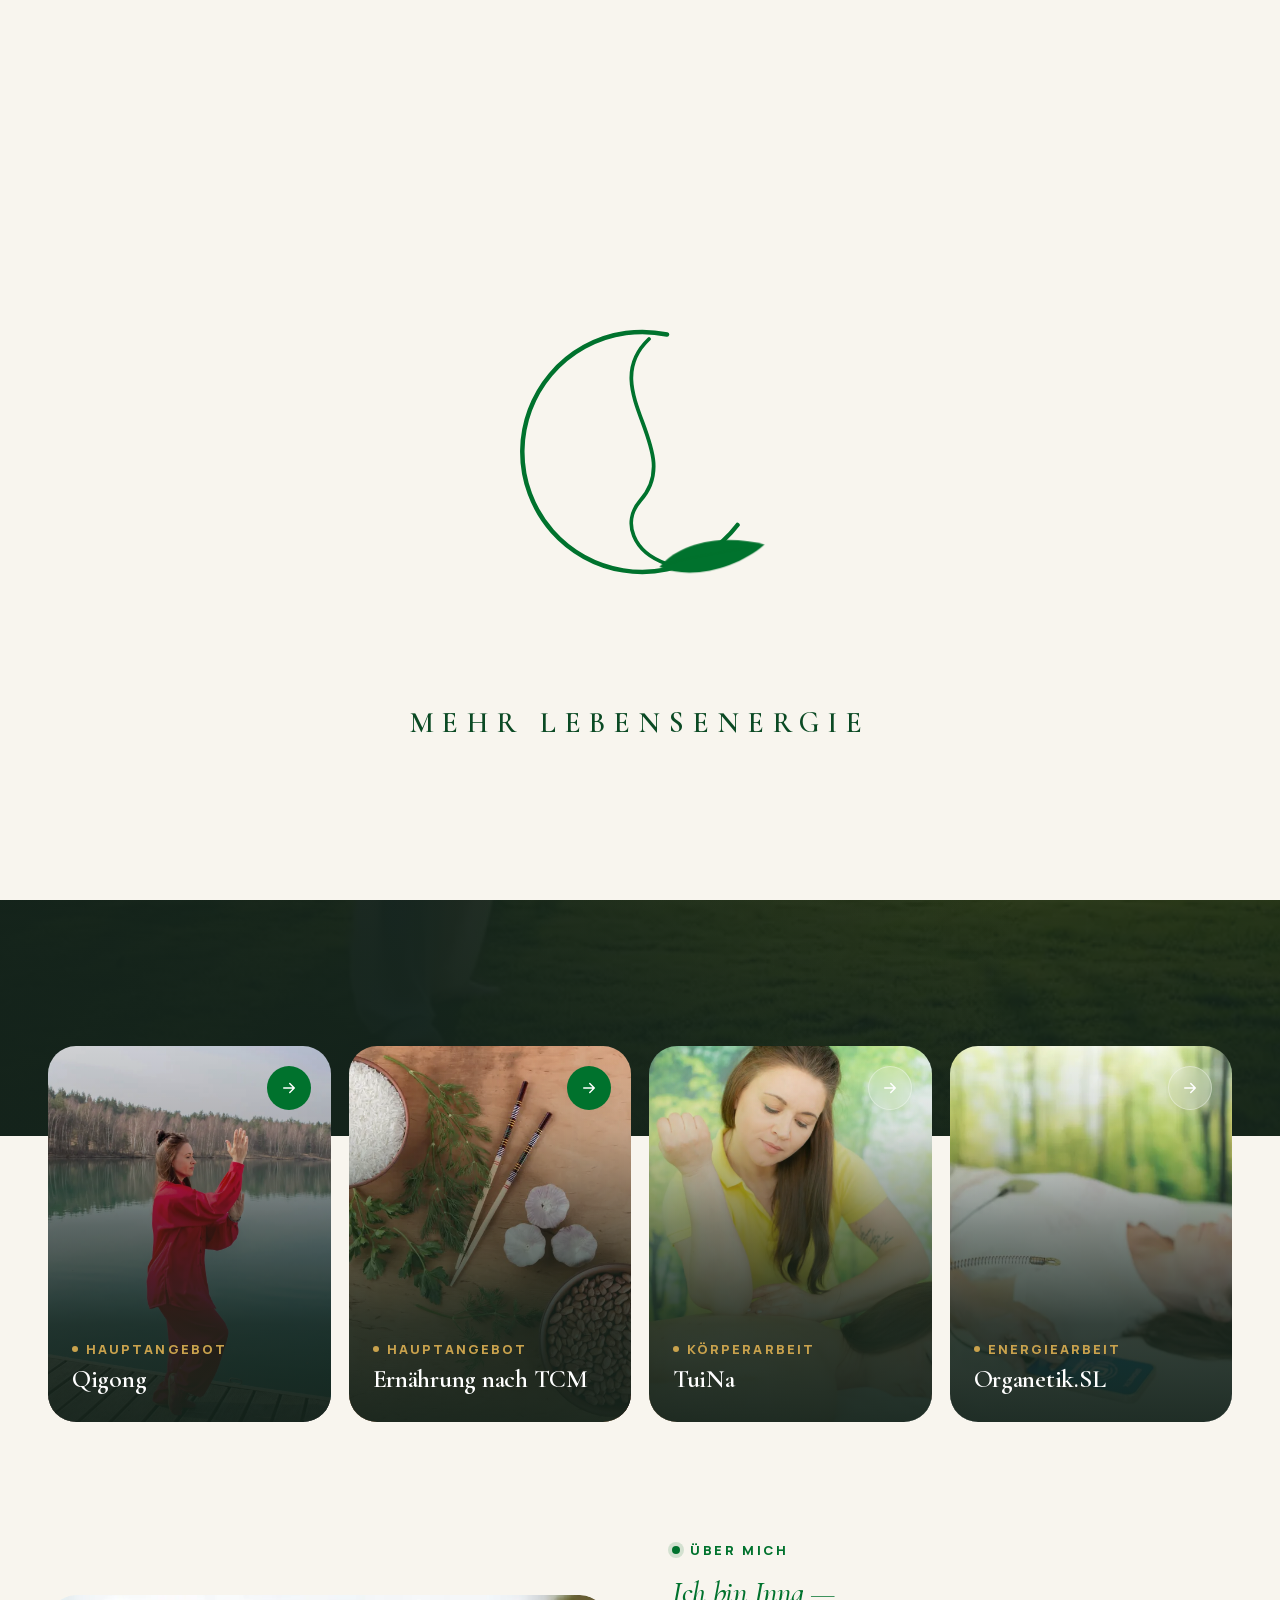
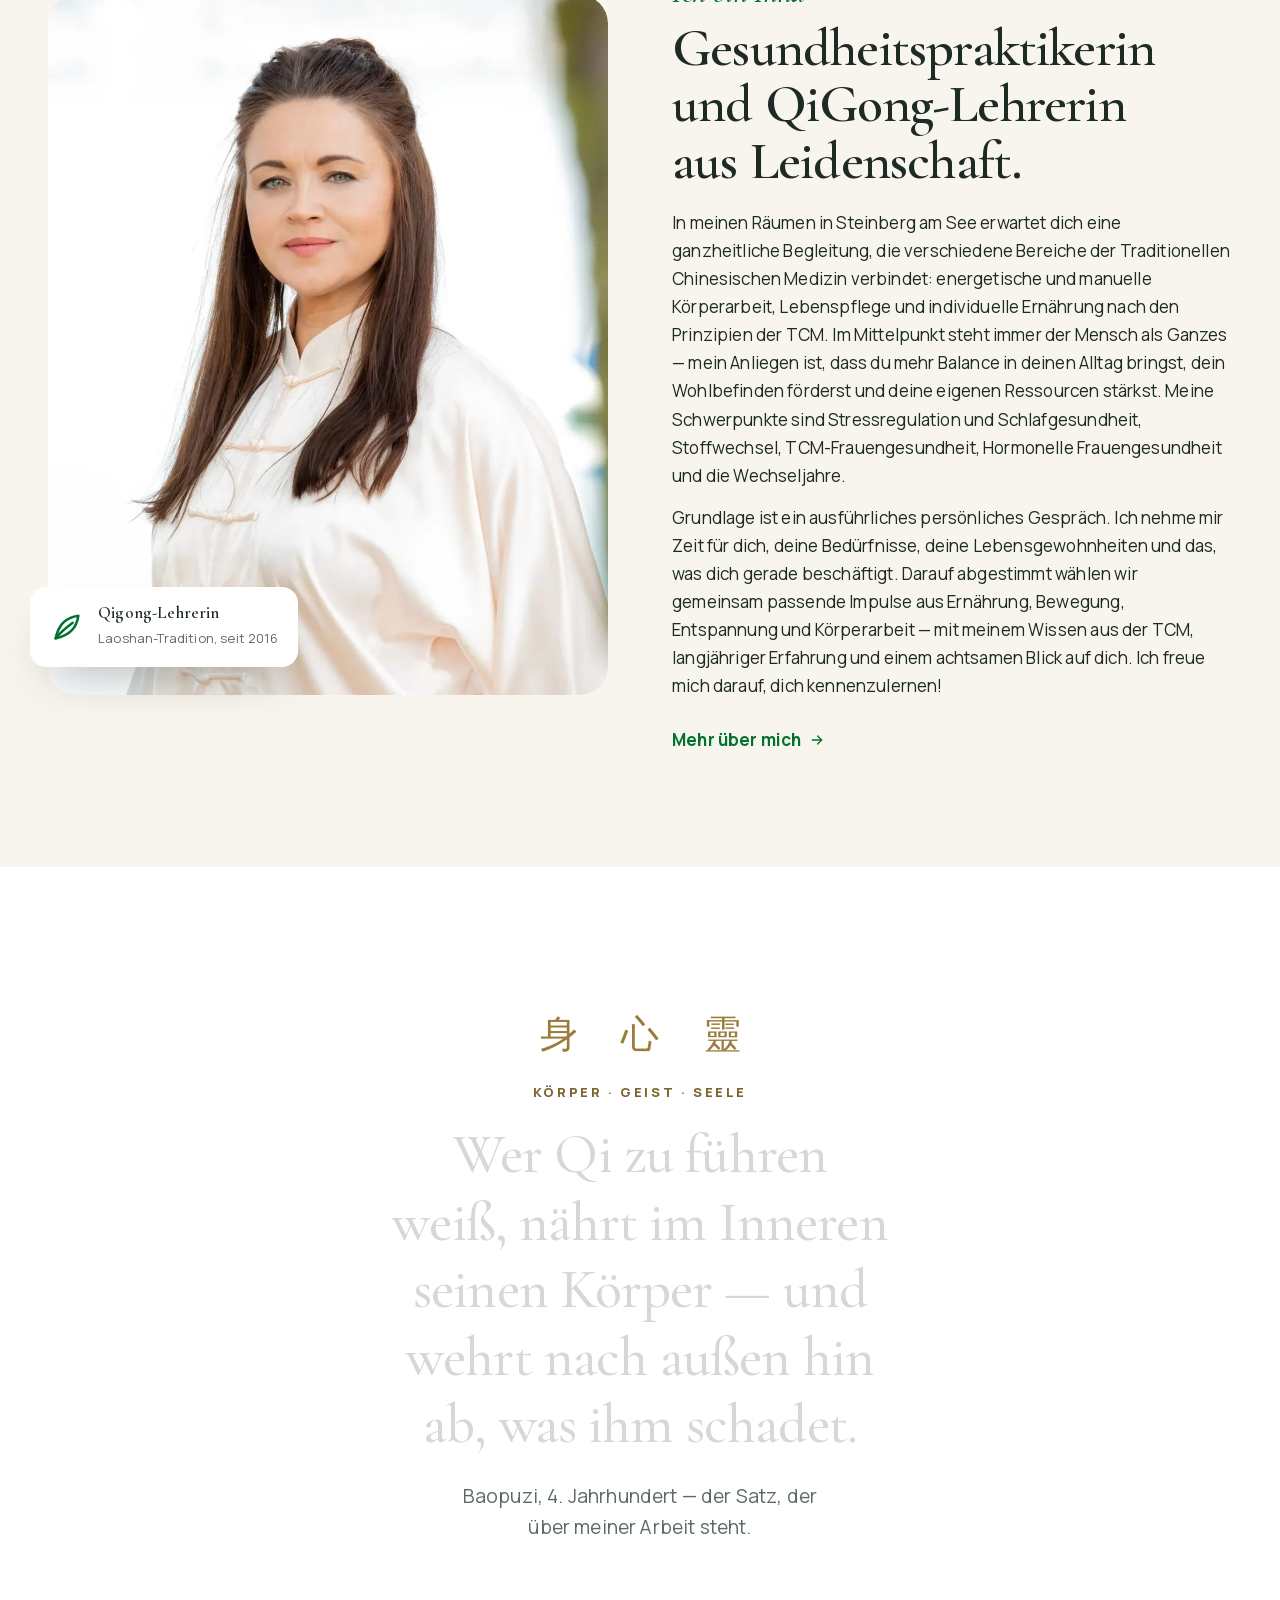
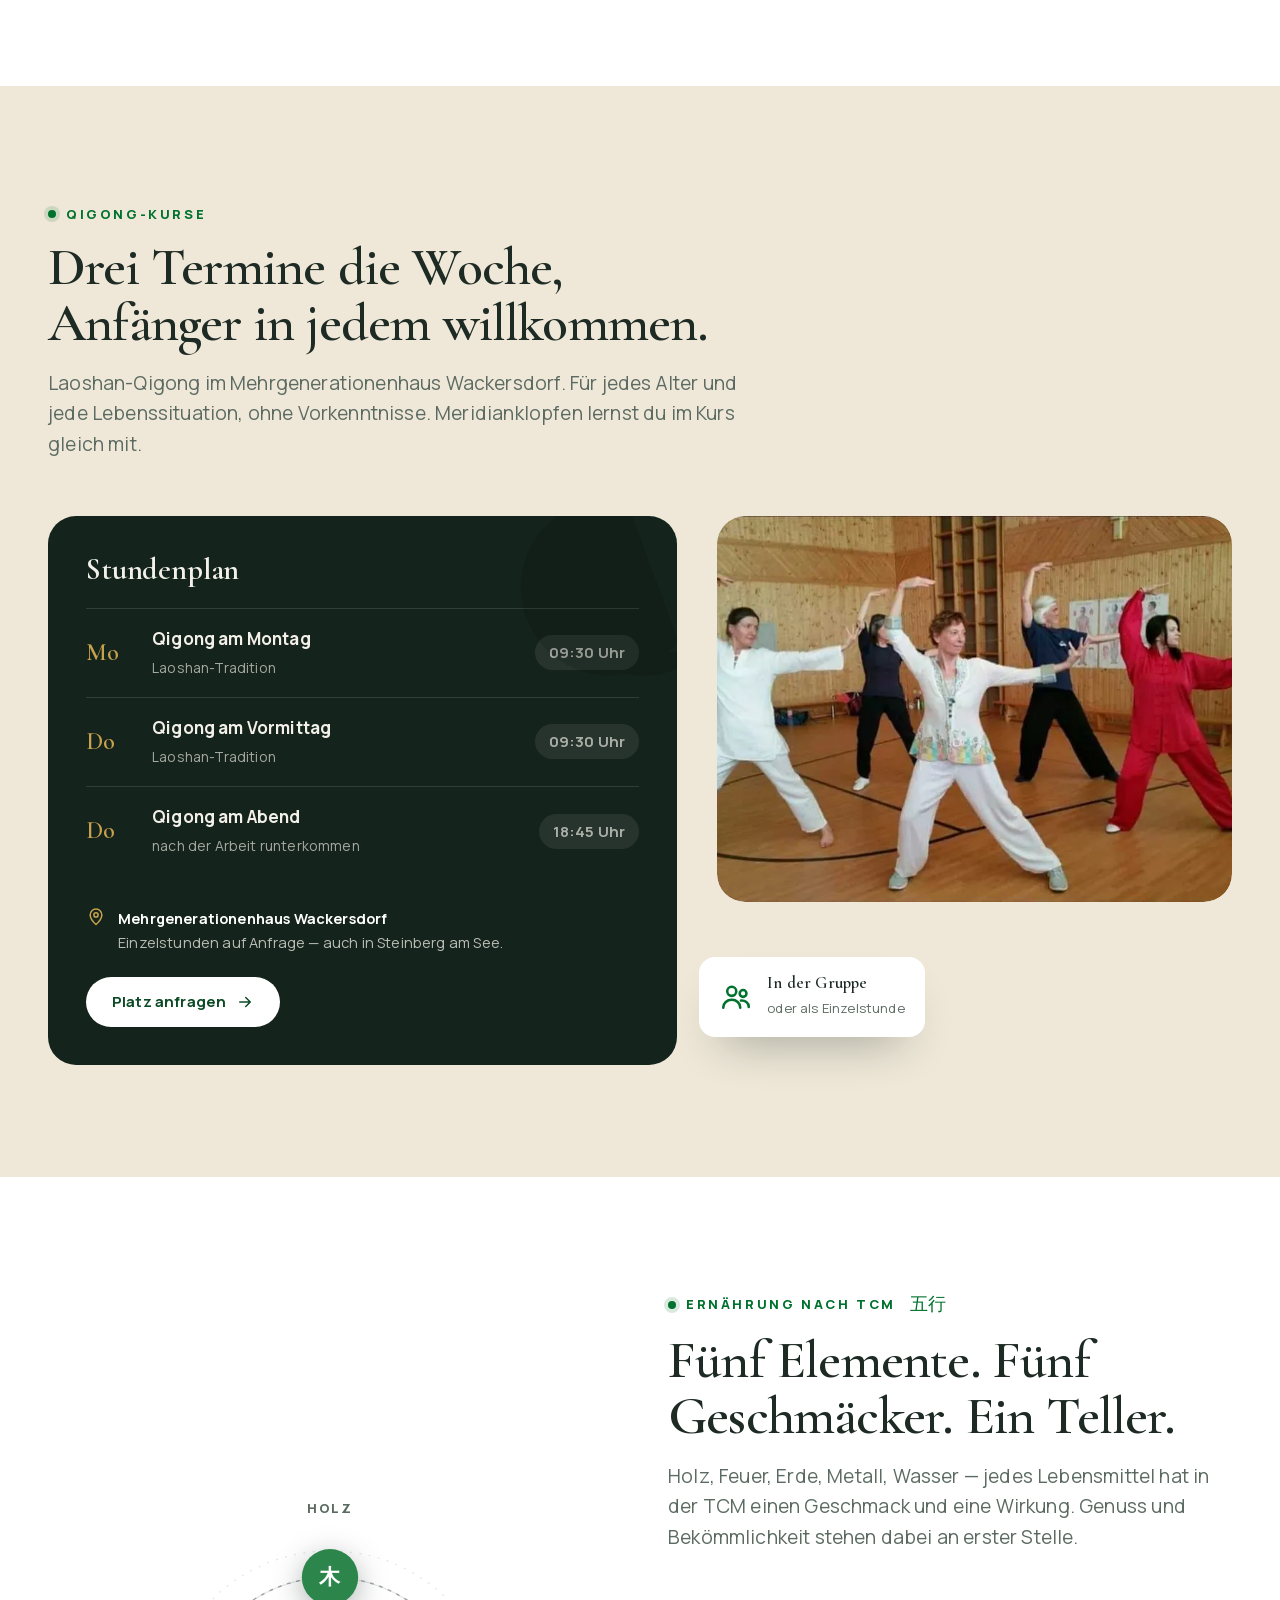
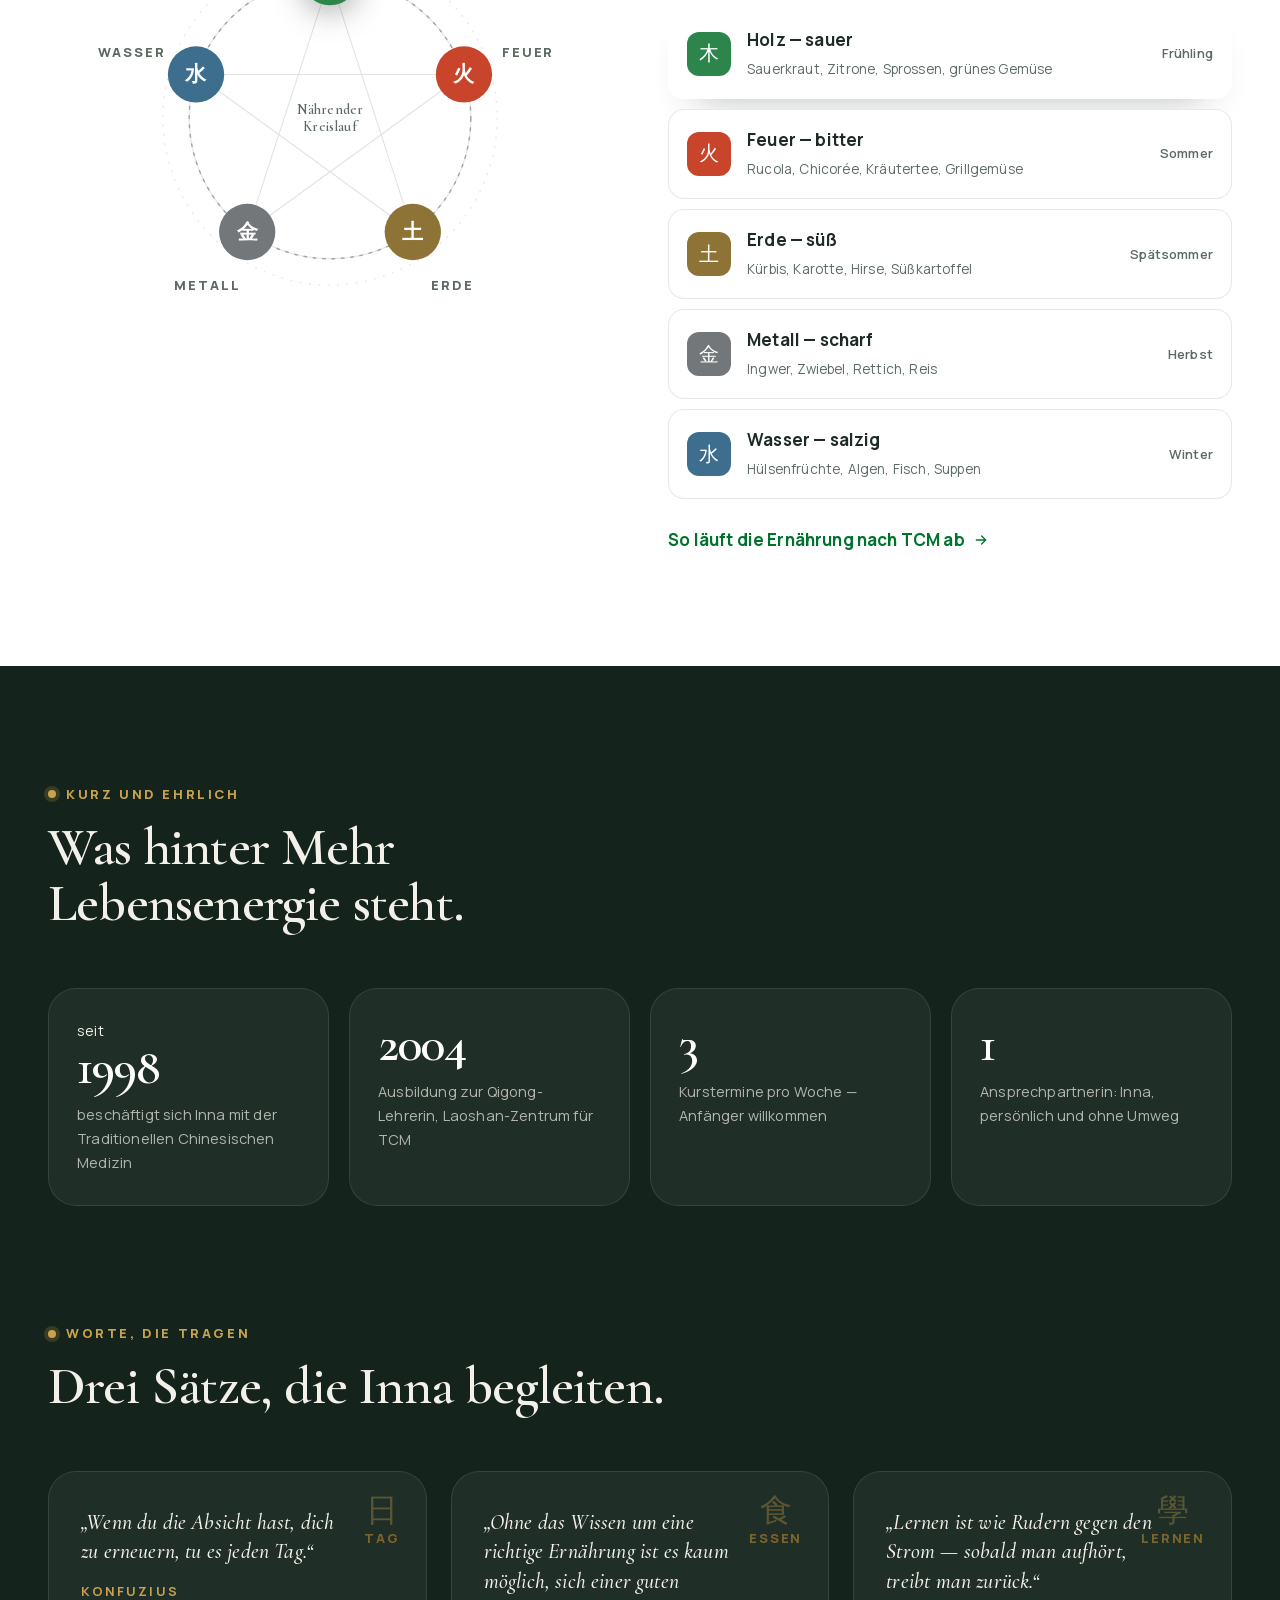
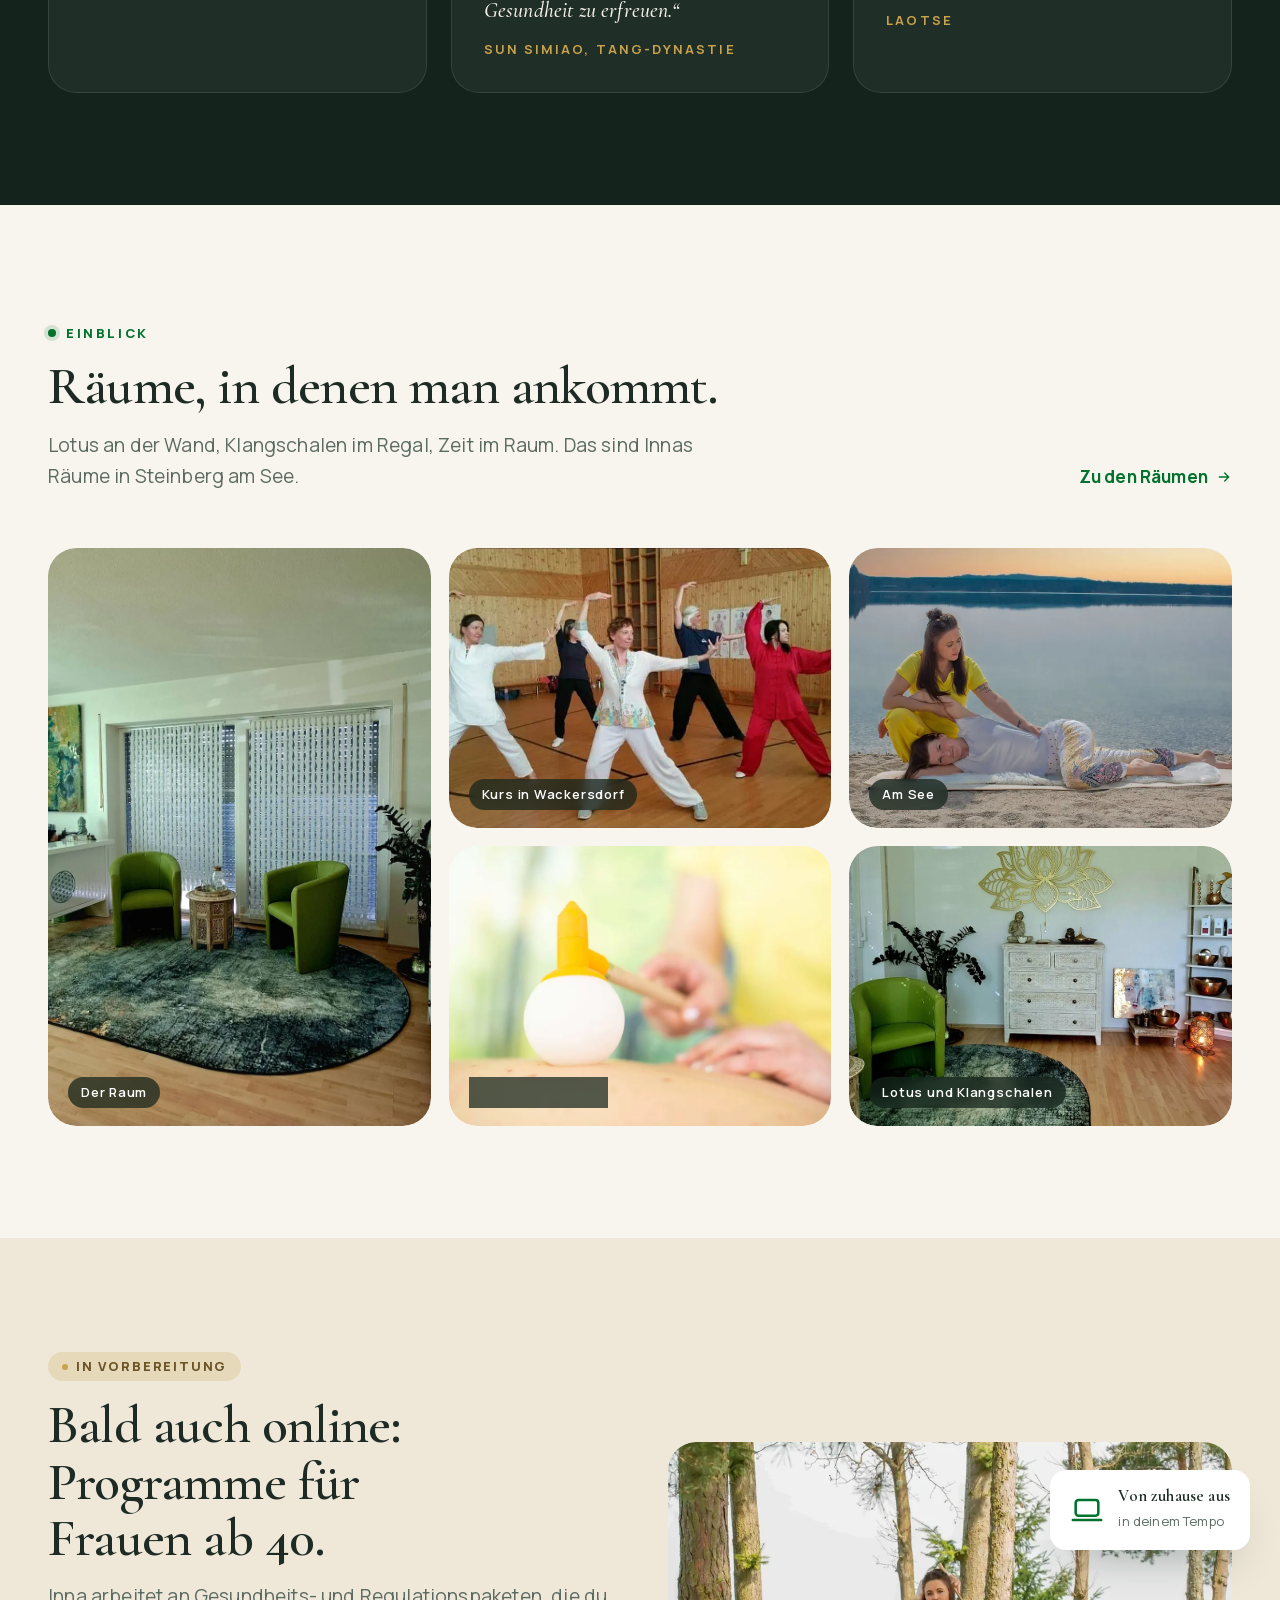
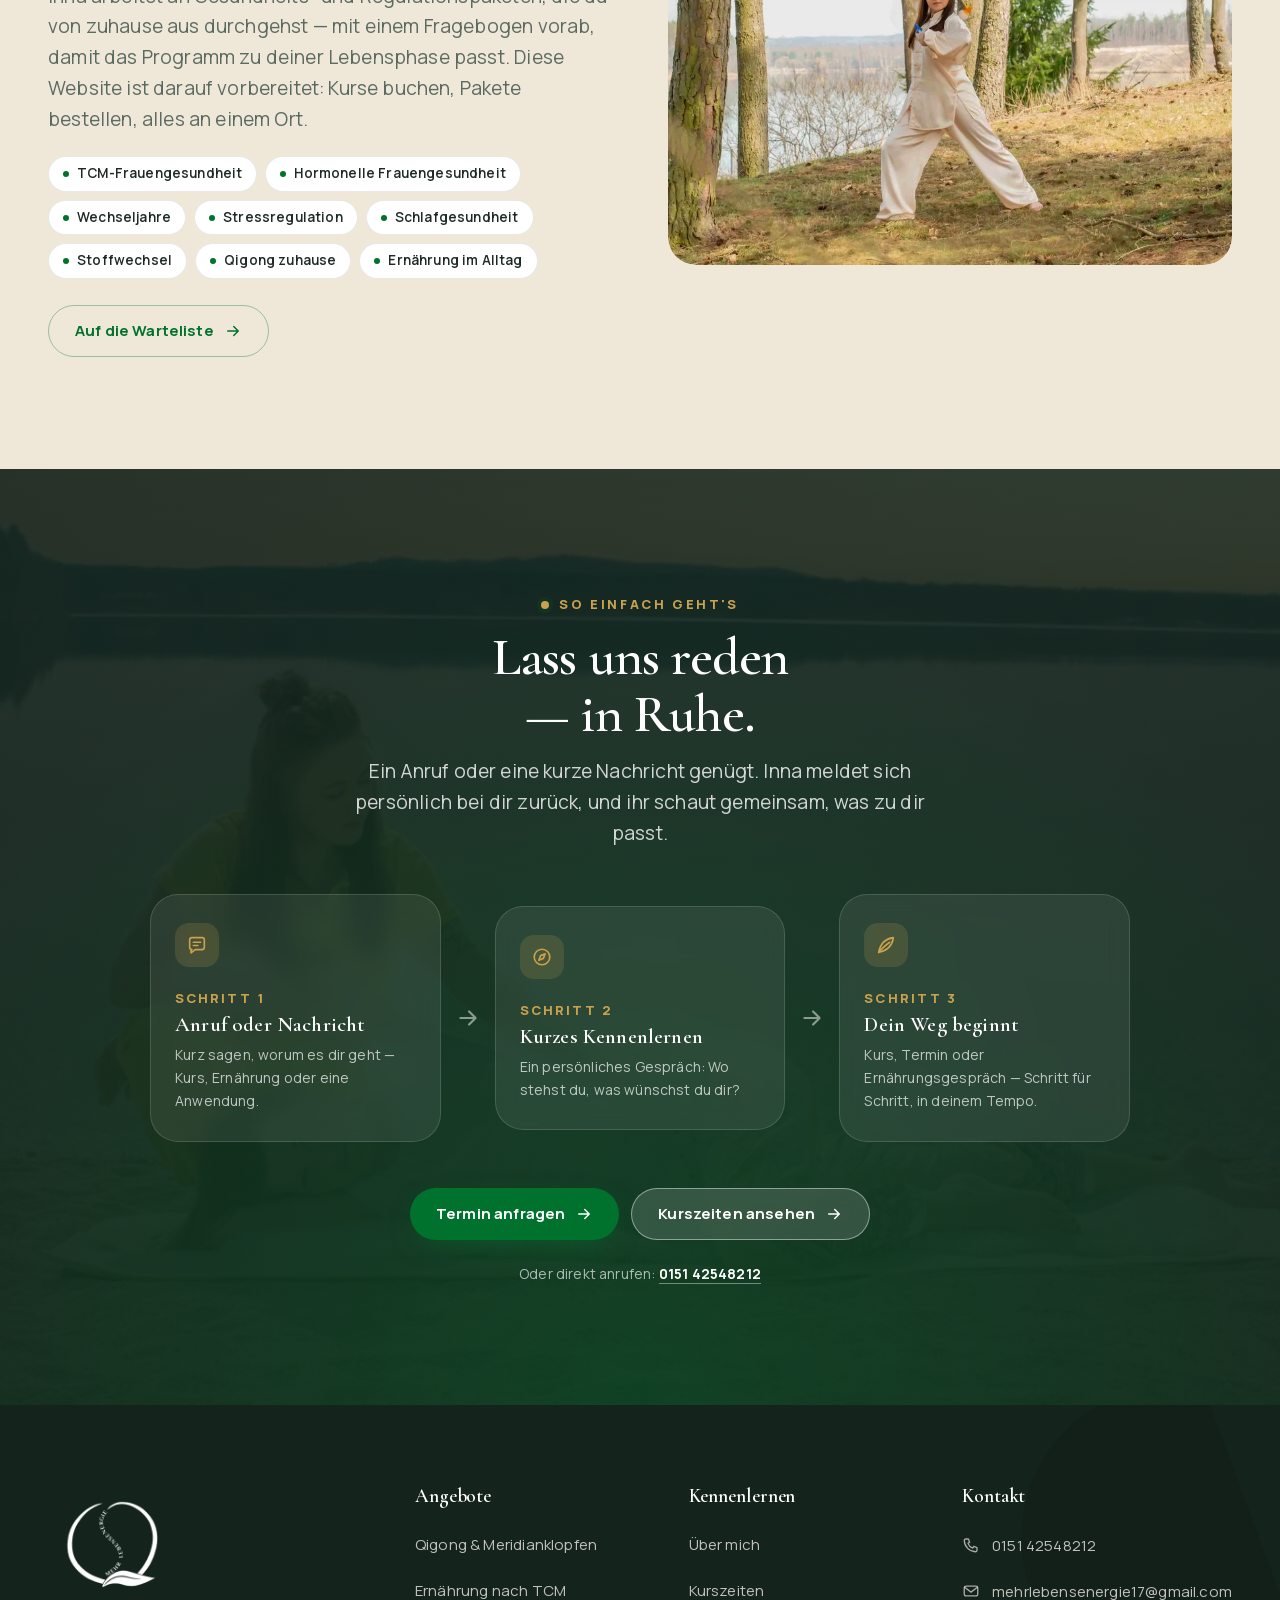
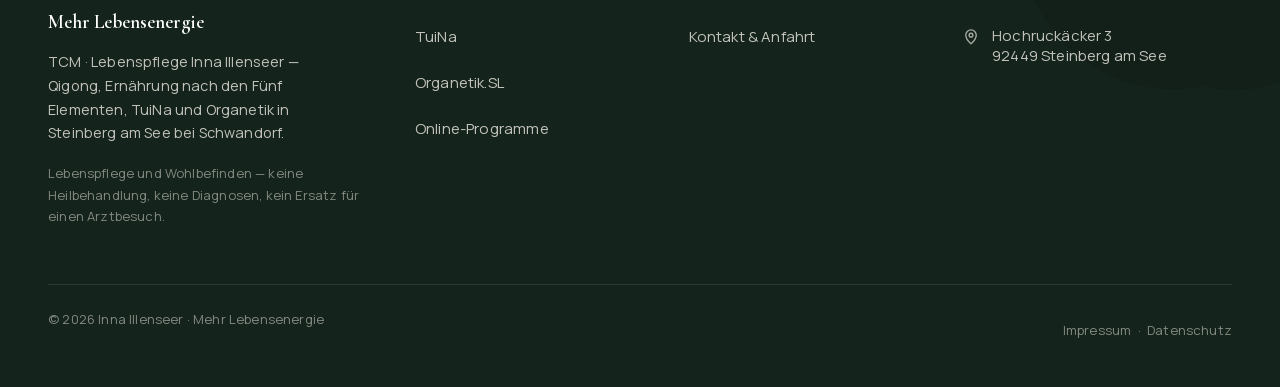
<file: index.html>
<!DOCTYPE html>
<html lang="de" class="kein-js">
<head>
<meta charset="UTF-8">
<meta name="viewport" content="width=device-width, initial-scale=1.0">
<title>Mehr Lebensenergie | Qigong & TCM in Steinberg am See</title>
<meta name="description" content="TCM · Lebenspflege Inna Illenseer bei Schwandorf: Qigong, Ernährung nach den Fünf Elementen, TuiNa und Organetik in Steinberg am See.">
<link rel="canonical" href="https://mehrlebensenergie-praxis.de/">
<meta name="robots" content="index, follow, max-image-preview:large">
<meta name="author" content="Inna Illenseer">
<meta property="og:site_name" content="Mehr Lebensenergie">
<meta property="og:locale" content="de_DE">
<meta property="og:url" content="https://mehrlebensenergie-praxis.de/">
<meta property="og:title" content="Mehr Lebensenergie | Qigong & TCM in Steinberg am See">
<meta property="og:description" content="TCM · Lebenspflege Inna Illenseer bei Schwandorf: Qigong, Ernährung nach den Fünf Elementen, TuiNa und Organetik in Steinberg am See.">
<meta property="og:type" content="website">
<meta property="og:image" content="https://mehrlebensenergie-praxis.de/assets/img/og.jpg">
<meta property="og:image:alt" content="Mehr Lebensenergie — TCM · Lebenspflege Inna Illenseer in Steinberg am See">
<meta name="twitter:card" content="summary_large_image">
<meta name="theme-color" content="#14231B">
<link rel="icon" type="image/png" sizes="512x512" href="assets/img/favicon.png">
<link rel="apple-touch-icon" href="assets/img/favicon.png">
<link rel="preload" href="assets/font/manrope-500-latin.woff2" as="font" type="font/woff2" crossorigin>
<link rel="preload" href="assets/font/cormorant-garamond-600-latin.woff2" as="font" type="font/woff2" crossorigin>
<link rel="stylesheet" href="assets/schriften.css">
<link rel="stylesheet" href="styles.css">
<script type="application/ld+json">{"@context": "https://schema.org", "@type": "HealthAndBeautyBusiness", "name": "Mehr Lebensenergie — TCM · Lebenspflege Inna Illenseer", "alternateName": "TCM · Lebenspflege Inna Illenseer", "url": "https://mehrlebensenergie-praxis.de/", "telephone": "+49 151 42548212", "email": "mehrlebensenergie17@gmail.com", "image": "https://mehrlebensenergie-praxis.de/assets/img/og.jpg", "founder": {"@type": "Person", "name": "Inna Illenseer"}, "address": {"@type": "PostalAddress", "streetAddress": "Hochruckäcker 3", "postalCode": "92449", "addressLocality": "Steinberg am See", "addressRegion": "Bayern", "addressCountry": "DE"}, "geo": {"@type": "GeoCoordinates", "latitude": 49.27, "longitude": 12.18}, "areaServed": [{"@type": "City", "name": "Steinberg am See"}, {"@type": "City", "name": "Wackersdorf"}, {"@type": "City", "name": "Schwandorf"}, {"@type": "City", "name": "Burglengenfeld"}, {"@type": "City", "name": "Nittenau"}, {"@type": "City", "name": "Bodenwöhr"}, {"@type": "City", "name": "Neunburg vorm Wald"}, {"@type": "City", "name": "Nabburg"}, {"@type": "City", "name": "Maxhütte-Haidhof"}, {"@type": "City", "name": "Regensburg"}], "knowsAbout": ["Qigong", "Meridianklopfen", "Ernährung nach den Fünf Elementen", "TuiNa", "Organetik", "Traditionelle Chinesische Medizin"]}</script><script type="application/ld+json">{"@context": "https://schema.org", "@type": "BreadcrumbList", "itemListElement": [{"@type": "ListItem", "position": 1, "name": "Start", "item": "https://mehrlebensenergie-praxis.de/"}]}</script>
<script>try{if(sessionStorage.getItem('ille-wipe')){document.documentElement.classList.add('ankunft');sessionStorage.removeItem('ille-wipe')}}catch(e){}</script>
</head>
<body>
<div class="wisch" aria-hidden="true"></div>
<div class="cursor" aria-hidden="true"></div>
<div class="meridian" aria-hidden="true"><div class="bahn"></div><div class="fluss"></div></div>
<div class="intro" aria-hidden="true"><svg viewBox="0 0 400 400" aria-hidden="true" class=""><path class="kreis" pathLength="1" d="M236 46 A160 160 0 1 0 330 300"/><path class="qi" pathLength="1" d="M212 52 C140 120 262 200 200 268 C176 296 190 336 236 352"/><path class="blatt" d="M226 356 C258 318 320 314 366 326 C330 358 268 374 226 356 z"/><path class="qi" pathLength="1" d="M236 352 C270 342 310 336 348 330" style="stroke-width:2;opacity:.8"/></svg><div class="wort">Mehr Lebensenergie</div></div>
<header>
  <div class="topbar"><div class="wrap">
    <span class="links">Steinberg am See · Schwandorf · Wackersdorf</span>
    <div class="rechts"><a href="tel:+4915142548212"><svg viewBox="0 0 24 24" aria-hidden="true" class=""><path d="M5 4h3.5l1.7 4.2-2.2 1.6a10 10 0 0 0 6.2 6.2l1.6-2.2L20 15.5V19a2 2 0 0 1-2.1 2A15.5 15.5 0 0 1 3 6.1 2 2 0 0 1 5 4z"/></svg>0151 42548212</a><a href="mailto:mehrlebensenergie17@gmail.com"><svg viewBox="0 0 24 24" aria-hidden="true" class=""><rect x="3" y="5.5" width="18" height="13" rx="2.5"/><path d="m3.5 7 8.5 6.5L20.5 7"/></svg>mehrlebensenergie17@gmail.com</a></div>
  </div></div>
  <div class="hauptzeile"><div class="wrap">
    <a class="logo" href="./" aria-label="Mehr Lebensenergie — Startseite"><img decoding="async" src="assets/opt/img-logo-480.webp" alt="Logo Mehr Lebensenergie — TCM · Lebenspflege Inna Illenseer, Steinberg am See" width="56" height="56"><b>Mehr Lebens&shy;energie<small>TCM · Lebenspflege <br class="mb">Inna Illenseer</small></b></a>
    <nav class="haupt" aria-label="Hauptmenü"><ul><li class="hat-menu"><a href="leistungen" aria-haspopup="true">Angebote<svg class="pfeil-klein" viewBox="0 0 24 24" width="14" height="14" aria-hidden="true"><path d="M6 9l6 6 6-6"/></svg></a><div class="drop" aria-label="Angebote"><div class="drop-raster"><a class="drop-eintrag" href="qigong"><span class="ic"><svg viewBox="0 0 24 24" aria-hidden="true" class=""><path d="M12 4c-3 3-3 6 0 8 3-2 3-5 0-8z"/><path d="M12 12c-4 0-7 2-8 6 4 1 7-1 8-6zM12 12c4 0 7 2 8 6-4 1-7-1-8-6z"/></svg></span><span><b>Qigong &amp; Meridianklopfen</b><small>Kurse in Wackersdorf, Einzelstunden</small></span></a><a class="drop-eintrag" href="ernaehrung"><span class="ic"><svg viewBox="0 0 24 24" aria-hidden="true" class=""><path d="M12 8c-3-2-7 0-7 4.5S8 21 10 21c1 0 1.5-.5 2-.5s1 .5 2 .5c2 0 5-4 5-8.5S15 6 12 8z"/><path d="M12 8c0-2 1-3.5 3-4"/></svg></span><span><b>Ernährung nach TCM</b><small>Fünf Elemente auf dem Teller</small></span></a><a class="drop-eintrag" href="tuina"><span class="ic"><svg viewBox="0 0 24 24" aria-hidden="true" class=""><path d="M8 12V6.5a1.5 1.5 0 0 1 3 0V11M11 10V5a1.5 1.5 0 0 1 3 0v6M14 10.5V6.5a1.5 1.5 0 0 1 3 0V13M17 12.5a1.5 1.5 0 0 1 3 0V15a6 6 0 0 1-6 6h-2a6 6 0 0 1-6-6v-3a1.5 1.5 0 0 1 3 0"/></svg></span><span><b>TuiNa</b><small>Traditionelle chinesische Körperarbeit</small></span></a><a class="drop-eintrag" href="organetik"><span class="ic"><svg viewBox="0 0 24 24" aria-hidden="true" class=""><path d="M3 9c2-2 4-2 6 0s4 2 6 0 4-2 6 0"/><path d="M3 15c2-2 4-2 6 0s4 2 6 0 4-2 6 0"/></svg></span><span><b>Organetik.SL</b><small>Bekleidet, ohne Strom, in Ruhe</small></span></a><a class="drop-eintrag" href="programme"><span class="ic"><svg viewBox="0 0 24 24" aria-hidden="true" class=""><rect x="4" y="5" width="16" height="11" rx="2"/><path d="M2 19h20"/></svg></span><span><b>Online-Programme</b><small>In Vorbereitung — Warteliste</small></span></a></div><a class="drop-alle" href="leistungen">Alle Angebote im Überblick<svg viewBox="0 0 24 24" aria-hidden="true" class=""><path d="M5 12h14M13 6l6 6-6 6"/></svg></a></div></li><li><a href="qigong">Qigong</a></li><li><a href="ernaehrung">Ernährung</a></li><li><a href="ueber-mich">Über mich</a></li></ul></nav>
    <div class="header-cta"><a class="btn btn-gruen" href="kontakt"><span>Termin anfragen</span><svg viewBox="0 0 24 24" aria-hidden="true" class=""><path d="M5 12h14M13 6l6 6-6 6"/></svg></a><button class="menu-knopf" aria-label="Menü öffnen" aria-expanded="false" aria-controls="menu"><span></span></button></div>
  </div></div>
</header>
<div class="menu-flaeche" id="menu" hidden>
  <ul><li><a href="./">Start</a></li><li><a href="leistungen">Angebote</a></li><li><a href="qigong">Qigong</a></li><li><a href="ernaehrung">Ernährung</a></li><li><a href="tuina">TuiNa</a></li><li><a href="organetik">Organetik</a></li><li><a href="programme">Online-Programme</a></li><li><a href="ueber-mich">Über mich</a></li><li><a href="kontakt">Termin anfragen</a></li></ul>
  <div class="unten"><a href="tel:+4915142548212">0151 42548212</a><a href="mailto:mehrlebensenergie17@gmail.com">mehrlebensenergie17@gmail.com</a><span>Hochruckäcker 3 · 92449 Steinberg am See</span></div>
  <div class="menu-qi"><svg viewBox="0 0 400 400" aria-hidden="true" class=""><path class="kreis" pathLength="1" d="M236 46 A160 160 0 1 0 330 300"/><path class="qi" pathLength="1" d="M212 52 C140 120 262 200 200 268 C176 296 190 336 236 352"/><path class="blatt" d="M226 356 C258 318 320 314 366 326 C330 358 268 374 226 356 z"/><path class="qi" pathLength="1" d="M236 352 C270 342 310 336 348 330" style="stroke-width:2;opacity:.8"/></svg></div>
</div>
<main>
<section class="hero" aria-label="Einstieg" id="oben">
  <div class="medien montage"><img decoding="async" srcset="assets/opt/img-poster-mont-qigong-640.webp 640w, assets/opt/img-poster-mont-qigong-960.webp 960w, assets/opt/img-poster-mont-qigong-1400.webp 1400w" sizes="(max-width: 760px) 100vw, 70vw" src="assets/opt/img-poster-mont-qigong-1400.webp" alt="" aria-hidden="true"><video muted loop playsinline preload="metadata" poster="assets/opt/img-poster-mont-qigong-960.webp"><source src="assets/opt/video-mont-qigong-m.mp4" media="(max-width: 760px)" type="video/mp4"><source src="assets/opt/video-mont-qigong.mp4" type="video/mp4"></video><video preload="none" muted loop playsinline poster="assets/opt/img-poster-mont-wasser-960.webp"><source src="assets/opt/video-mont-wasser-m.mp4" media="(max-width: 760px)" type="video/mp4"><source src="assets/opt/video-mont-wasser.mp4" type="video/mp4"></video><video preload="none" muted loop playsinline poster="assets/opt/img-poster-mont-tee-960.webp"><source src="assets/opt/video-mont-tee-m.mp4" media="(max-width: 760px)" type="video/mp4"><source src="assets/opt/video-mont-tee.mp4" type="video/mp4"></video><video preload="none" muted loop playsinline poster="assets/opt/img-poster-mont-blatt-960.webp"><source src="assets/opt/video-mont-blatt-m.mp4" media="(max-width: 760px)" type="video/mp4"><source src="assets/opt/video-mont-blatt.mp4" type="video/mp4"></video><div class="schleier"></div></div>
  <div class="wrap hero-inhalt">
    <div>
      <span class="kicker rev"><span>Inna Illenseer</span></span>
      <h1 class="worte">Mehr Lebens&shy;energie.<span class="h1-ort">Qigong, Ernährung nach TCM und Körperarbeit in Steinberg am See bei Schwandorf.</span></h1>
      <p class="lead rev v2">Die Traditionelle Chinesische Medizin betrachtet den Menschen in seiner Ganzheit — mit seinen Bedürfnissen und Lebensumständen. Genau so arbeite ich: persönlich, mit Zeit für dich und deine Geschichte.</p>
      <div class="knoepfe rev v3"><a class="btn btn-gruen" href="kontakt"><span>Termin anfragen</span><svg viewBox="0 0 24 24" aria-hidden="true" class=""><path d="M5 12h14M13 6l6 6-6 6"/></svg></a><a class="btn btn-hell" href="qigong#kurse"><span>Qigong-Kurse ansehen</span><svg viewBox="0 0 24 24" aria-hidden="true" class=""><path d="M5 12h14M13 6l6 6-6 6"/></svg></a></div>
    </div>
    <div class="qi-kreis rev v3" aria-hidden="true"><svg viewBox="0 0 400 400" aria-hidden="true" class=""><path class="kreis" pathLength="1" d="M236 46 A160 160 0 1 0 330 300"/><path class="qi" pathLength="1" d="M212 52 C140 120 262 200 200 268 C176 296 190 336 236 352"/><path class="blatt" d="M226 356 C258 318 320 314 366 326 C330 358 268 374 226 356 z"/><path class="qi" pathLength="1" d="M236 352 C270 342 310 336 348 330" style="stroke-width:2;opacity:.8"/></svg><span class="han">氣</span></div>
  </div>
</section>

<section class="kacheln pt0" aria-label="Angebote im Überblick" style="padding-bottom:0"><div class="wrap"><div class="kachel-raster"><a class="kachel haupt rev v1" href="qigong"><img fetchpriority="low" decoding="async" srcset="assets/opt/img-qigong-steg-steinberg-640.webp 640w, assets/opt/img-qigong-steg-steinberg-960.webp 960w, assets/opt/img-qigong-steg-steinberg-1200.webp 1200w" sizes="(max-width: 760px) 100vw, 70vw" src="assets/opt/img-qigong-steg-steinberg-1200.webp" alt="Qigong — Mehr Lebensenergie, Steinberg am See" loading="eager"><span class="pfeil"><svg viewBox="0 0 24 24" aria-hidden="true" class=""><path d="M5 12h14M13 6l6 6-6 6"/></svg></span><span class="text"><small>Hauptangebot</small><b>Qigong</b><span>Kurse in Wackersdorf — plus Meridianklopfen zum Mitnehmen.</span></span></a><a class="kachel haupt rev v2" href="ernaehrung"><img fetchpriority="low" decoding="async" srcset="assets/opt/img-ernaehrung-640.webp 640w, assets/opt/img-ernaehrung-960.webp 960w, assets/opt/img-ernaehrung-1400.webp 1400w" sizes="(max-width: 760px) 100vw, 70vw" src="assets/opt/img-ernaehrung-1400.webp" alt="Ernährung nach TCM — Mehr Lebensenergie, Steinberg am See" loading="eager"><span class="pfeil"><svg viewBox="0 0 24 24" aria-hidden="true" class=""><path d="M5 12h14M13 6l6 6-6 6"/></svg></span><span class="text"><small>Hauptangebot</small><b>Ernährung nach TCM</b><span>Die Fünf Elemente auf deinem Teller — alltagstauglich, ohne Dogma.</span></span></a><a class="kachel rev v3" href="tuina"><img decoding="async" srcset="assets/opt/img-tuina-1-640.webp 640w, assets/opt/img-tuina-1-960.webp 960w, assets/opt/img-tuina-1-1200.webp 1200w" sizes="(max-width: 760px) 100vw, 70vw" src="assets/opt/img-tuina-1-1200.webp" alt="TuiNa — Mehr Lebensenergie, Steinberg am See" loading="lazy"><span class="pfeil"><svg viewBox="0 0 24 24" aria-hidden="true" class=""><path d="M5 12h14M13 6l6 6-6 6"/></svg></span><span class="text"><small>Körperarbeit</small><b>TuiNa</b><span>Traditionelle chinesische Körperarbeit entlang der Meridiane.</span></span></a><a class="kachel rev v4" href="organetik"><img decoding="async" srcset="assets/opt/img-organetik-640.webp 640w, assets/opt/img-organetik-960.webp 960w, assets/opt/img-organetik-1400.webp 1400w" sizes="(max-width: 760px) 100vw, 70vw" src="assets/opt/img-organetik-1400.webp" alt="Organetik.SL — Mehr Lebensenergie, Steinberg am See" loading="lazy"><span class="pfeil"><svg viewBox="0 0 24 24" aria-hidden="true" class=""><path d="M5 12h14M13 6l6 6-6 6"/></svg></span><span class="text"><small>Energiearbeit</small><b>Organetik.SL</b><span>Bekleidet, ohne Strom, in Ruhe.</span></span></a></div></div></section>

<section id="inna" data-punkt="Inna">
  <div class="wrap duo">
    <div class="bildseite"><div class="foto hoch tusche"><img decoding="async" loading="lazy" srcset="assets/opt/img-portrait-640.webp 640w, assets/opt/img-portrait-960.webp 960w, assets/opt/img-portrait-1202.webp 1202w" sizes="(max-width: 760px) 100vw, 70vw" src="assets/opt/img-portrait-1202.webp" alt="Inna Illenseer, Qigong-Lehrerin — Mehr Lebensenergie, Steinberg am See"></div><div class="notiz rev v2"><svg viewBox="0 0 24 24" aria-hidden="true" class=""><path d="M4 20C6 10 12 5 20 4c-1 8-6 14-16 16z"/><path d="M4 20c4-5 8-8 12-11"/></svg><div><b>Qigong-Lehrerin</b><span>Laoshan-Tradition, seit 2016</span></div></div></div>
    <div class="rev">
      <span class="kicker">Über mich</span>
      <p class="absatz-gruss">Ich bin Inna —</p>
      <h2 class="worte">Gesundheitspraktikerin und QiGong-Lehrerin aus Leidenschaft.</h2>
      <p>In meinen Räumen in Steinberg am See erwartet dich eine ganzheitliche Begleitung, die verschiedene Bereiche der Traditionellen Chinesischen Medizin verbindet: energetische und manuelle Körperarbeit, Lebenspflege und individuelle Ernährung nach den Prinzipien der TCM. Im Mittelpunkt steht immer der Mensch als Ganzes — mein Anliegen ist, dass du mehr Balance in deinen Alltag bringst, dein Wohlbefinden förderst und deine eigenen Ressourcen stärkst. Meine Schwerpunkte sind Stressregulation und Schlafgesundheit, Stoffwechsel, TCM-Frauengesundheit, Hormonelle Frauengesundheit und die Wechseljahre.</p>
      <p>Grundlage ist ein ausführliches persönliches Gespräch. Ich nehme mir Zeit für dich, deine Bedürfnisse, deine Lebensgewohnheiten und das, was dich gerade beschäftigt. Darauf abgestimmt wählen wir gemeinsam passende Impulse aus Ernährung, Bewegung, Entspannung und Körperarbeit — mit meinem Wissen aus der TCM, langjähriger Erfahrung und einem achtsamen Blick auf dich. Ich freue mich darauf, dich kennenzulernen!</p>
      <a class="text-link" href="ueber-mich">Mehr über mich<svg viewBox="0 0 24 24" aria-hidden="true" class=""><path d="M5 12h14M13 6l6 6-6 6"/></svg></a>
    </div>
  </div>
</section>

<section class="statement weiss" aria-label="Leitgedanke">
  <div class="wrap"><span class="han" aria-hidden="true">身 心 靈</span><small class="han-de">Körper · Geist · Seele</small><h2>Wer Qi zu führen weiß, nährt im Inneren seinen Körper — und wehrt nach außen hin ab, was ihm schadet.</h2><p class="lead" style="margin:22px auto 0;text-align:center;max-width:36ch">Baopuzi, 4. Jahrhundert — der Satz, der über meiner Arbeit steht.</p></div>
</section>

<section id="kurse" data-punkt="Kurse" class="sand">
  <div class="wrap">
    <div class="kopf"><span class="kicker">Qigong-Kurse</span><h2 class="worte">Drei Termine die Woche, Anfänger in jedem willkommen.</h2><p class=lead>Laoshan-Qigong im Mehrgenerationenhaus Wackersdorf. Für jedes Alter und jede Lebenssituation, ohne Vorkenntnisse. Meridianklopfen lernst du im Kurs gleich mit.</p></div>
    <div class="stundenplan">
      <div class="plan rev">
        <div class="qi-deko"><svg viewBox="0 0 400 400" aria-hidden="true" class=""><path class="kreis" pathLength="1" d="M236 46 A160 160 0 1 0 330 300"/><path class="qi" pathLength="1" d="M212 52 C140 120 262 200 200 268 C176 296 190 336 236 352"/><path class="blatt" d="M226 356 C258 318 320 314 366 326 C330 358 268 374 226 356 z"/><path class="qi" pathLength="1" d="M236 352 C270 342 310 336 348 330" style="stroke-width:2;opacity:.8"/></svg></div>
        <h3>Stundenplan</h3>
        <div>
          <div class="termin"><span class="tag">Mo</span><div><b>Qigong am Montag</b><span>Laoshan-Tradition</span></div><span class="zeit">09:30 Uhr</span></div>
          <div class="termin"><span class="tag">Do</span><div><b>Qigong am Vormittag</b><span>Laoshan-Tradition</span></div><span class="zeit">09:30 Uhr</span></div>
          <div class="termin"><span class="tag">Do</span><div><b>Qigong am Abend</b><span>nach der Arbeit runterkommen</span></div><span class="zeit">18:45 Uhr</span></div>
        </div>
        <div class="ort"><svg viewBox="0 0 24 24" aria-hidden="true" class=""><path d="M12 21s-7-6.4-7-11.5a7 7 0 0 1 14 0C19 14.6 12 21 12 21z"/><circle cx="12" cy="9.5" r="2.5"/></svg><span><b style="color:#fff">Mehrgenerationenhaus Wackersdorf</b><br>Einzelstunden auf Anfrage — auch in Steinberg am See.</span></div>
        <a class="btn btn-weiss" href="kontakt"><span>Platz anfragen</span><svg viewBox="0 0 24 24" aria-hidden="true" class=""><path d="M5 12h14M13 6l6 6-6 6"/></svg></a>
      </div>
      <div class="bildseite"><div class="foto quer tusche"><img decoding="async" srcset="assets/opt/img-kurs-halle-640.webp 640w, assets/opt/img-kurs-halle-960.webp 960w, assets/opt/img-kurs-halle-1080.webp 1080w" sizes="(max-width: 760px) 100vw, 70vw" src="assets/opt/img-kurs-halle-1080.webp" alt="Qigong-Kurs mit Inna Illenseer in der Halle — Mehr Lebensenergie, Wackersdorf" loading=lazy></div><div class="notiz rev v2"><svg viewBox="0 0 24 24" aria-hidden="true" class=""><circle cx="9" cy="8" r="3.2"/><circle cx="17" cy="9.5" r="2.4"/><path d="M3 19.5c0-3.3 2.7-5.5 6-5.5s6 2.2 6 5.5M15.5 14.5c2.9-.2 5.5 1.5 5.5 4.5"/></svg><div><b>In der Gruppe</b><span>oder als Einzelstunde</span></div></div></div>
    </div>
  </div>
</section>

<section id="elemente" data-punkt="Fünf Elemente" class="weiss">
  <div class="wrap elemente">
    <div class="rev"><div class="rad"><svg viewBox="-45 -45 490 490" aria-hidden="false" role="img" aria-label="Die Fünf Elemente: Holz, Feuer, Erde, Metall, Wasser">
  <circle class="ring" cx="200" cy="200" r="150"/><circle class="ring" cx="200" cy="200" r="178" style="stroke-dasharray:2 8"/>
  <circle class="pfad" cx="200" cy="200" r="150"/>
  <polyline points="200.0,50.0 288.2,321.4 57.3,153.6 342.7,153.6 111.8,321.4 200.0,50.0" fill="none" stroke="rgba(20,35,27,.12)" stroke-width="1.2"/>
  <text class="name" x="200.0" y="-18.0">Holz</text><text class="name" x="411.1" y="135.4">Feuer</text><text class="name" x="330.5" y="383.6">Erde</text><text class="name" x="69.5" y="383.6">Metall</text><text class="name" x="-11.1" y="135.4">Wasser</text><g class="knoten" data-e="holz" tabindex="0" role="button" aria-label="Holz — sauer, Frühling"><circle cx="200.0" cy="50.0" r="30" fill="var(--holz-tief)"/><text x="200.0" y="50.0">木</text></g><g class="knoten" data-e="feuer" tabindex="0" role="button" aria-label="Feuer — bitter, Sommer"><circle cx="342.7" cy="153.6" r="30" fill="var(--feuer-tief)"/><text x="342.7" y="153.6">火</text></g><g class="knoten" data-e="erde" tabindex="0" role="button" aria-label="Erde — süß, Spätsommer"><circle cx="288.2" cy="321.4" r="30" fill="var(--erde-tief)"/><text x="288.2" y="321.4">土</text></g><g class="knoten" data-e="metall" tabindex="0" role="button" aria-label="Metall — scharf, Herbst"><circle cx="111.8" cy="321.4" r="30" fill="var(--metall-tief)"/><text x="111.8" y="321.4">金</text></g><g class="knoten" data-e="wasser" tabindex="0" role="button" aria-label="Wasser — salzig, Winter"><circle cx="57.3" cy="153.6" r="30" fill="var(--wasser-tief)"/><text x="57.3" y="153.6">水</text></g>
  <text class="mitte" x="200" y="196">Nährender</text><text class="mitte" x="200" y="214">Kreislauf</text>
</svg></div></div>
    <div>
      <div class="kopf"><span class="kicker">Ernährung nach TCM<span class=han aria-hidden=true style=font-size:1.1rem;margin-left:4px>五行</span></span><h2 class="worte">Fünf Elemente. Fünf Geschmäcker. Ein Teller.</h2><p class=lead>Holz, Feuer, Erde, Metall, Wasser — jedes Lebensmittel hat in der TCM einen Geschmack und eine Wirkung. Genuss und Bekömmlichkeit stehen dabei an erster Stelle.</p></div>
      <div class="elemente-liste"><div class="element rev v1" data-e="holz" tabindex="0"><span class="han" aria-hidden="true">木</span><div><b>Holz — sauer</b><span>Sauerkraut, Zitrone, Sprossen, grünes Gemüse</span></div><em>Frühling</em></div><div class="element rev v2" data-e="feuer" tabindex="0"><span class="han" aria-hidden="true">火</span><div><b>Feuer — bitter</b><span>Rucola, Chicorée, Kräutertee, Grillgemüse</span></div><em>Sommer</em></div><div class="element rev v3" data-e="erde" tabindex="0"><span class="han" aria-hidden="true">土</span><div><b>Erde — süß</b><span>Kürbis, Karotte, Hirse, Süßkartoffel</span></div><em>Spätsommer</em></div><div class="element rev v4" data-e="metall" tabindex="0"><span class="han" aria-hidden="true">金</span><div><b>Metall — scharf</b><span>Ingwer, Zwiebel, Rettich, Reis</span></div><em>Herbst</em></div><div class="element rev v5" data-e="wasser" tabindex="0"><span class="han" aria-hidden="true">水</span><div><b>Wasser — salzig</b><span>Hülsenfrüchte, Algen, Fisch, Suppen</span></div><em>Winter</em></div></div>
      <p style="margin-top:26px"><a class="text-link" href="ernaehrung">So läuft die Ernährung nach TCM ab<svg viewBox="0 0 24 24" aria-hidden="true" class=""><path d="M5 12h14M13 6l6 6-6 6"/></svg></a></p>
    </div>
  </div>
</section>

<section class="tinte" id="zahlen" data-punkt="Zahlen">
  <div class="wrap">
    <div class="kopf"><span class="kicker">Kurz und ehrlich</span><h2 class="worte">Was hinter Mehr Lebensenergie steht.</h2></div>
    <div class="zahlen"><div class="zahl-k rev v1"><small style=display:block;font:800 13px/1 var(--sans);letter-spacing:.16em;text-transform:uppercase;color:var(--erde);margin-bottom:8px>seit</small><div class="zahl" data-zahl="2010" data-nach="">2010</div><span>beschäftigt sich Inna mit der Traditionellen Chinesischen Medizin</span></div><div class="zahl-k rev v2"><div class="zahl" data-zahl="2016" data-nach="">2016</div><span>Ausbildung zur Qigong-Lehrerin, Laoshan-Zentrum für TCM</span></div><div class="zahl-k rev v3"><div class="zahl" data-zahl="3" data-nach="">3</div><span>Kurstermine pro Woche — Anfänger willkommen</span></div><div class="zahl-k rev v4"><div class="zahl" data-zahl="1" data-nach="">1</div><span>Ansprechpartnerin: Inna, persönlich und ohne Umweg</span></div></div>
  </div>
</section>

<section class="tinte pt0" aria-label="Zitate" style="padding-top:0">
  <div class="wrap">
    <div class="kopf"><span class="kicker">Worte, die tragen</span><h2 class="worte">Drei Sätze, die Inna begleiten.</h2></div>
    <div class="zitate"><blockquote class="zitat rev v1"><span class="han" aria-hidden="true" data-de="Tag">日</span><p>„Wenn du die Absicht hast, dich zu erneuern, tu es jeden Tag.“</p><cite>Konfuzius</cite></blockquote><blockquote class="zitat rev v2"><span class="han" aria-hidden="true" data-de="Essen">食</span><p>„Ohne das Wissen um eine richtige Ernährung ist es kaum möglich, sich einer guten Gesundheit zu erfreuen.“</p><cite>Sun Simiao, Tang-Dynastie</cite></blockquote><blockquote class="zitat rev v3"><span class="han" aria-hidden="true" data-de="Lernen">學</span><p>„Lernen ist wie Rudern gegen den Strom — sobald man aufhört, treibt man zurück.“</p><cite>Laotse</cite></blockquote></div>
  </div>
</section>

<section id="raeume" data-punkt="Räume">
  <div class="wrap">
    <div class="kopf-zeile"><div class="kopf"><span class="kicker">Einblick</span><h2 class="worte">Räume, in denen man ankommt.</h2><p class=lead>Lotus an der Wand, Klangschalen im Regal, Zeit im Raum. Das sind Innas Räume in Steinberg am See.</p></div><a class="text-link" href="ueber-mich#raeume">Zu den Räumen<svg viewBox="0 0 24 24" aria-hidden="true" class=""><path d="M5 12h14M13 6l6 6-6 6"/></svg></a></div>
    <div class="galerie"><figure class="rev v1" style="grid-row:span 2"><div class="foto tusche" style="height:100%"><img decoding="async" srcset="assets/opt/img-praxisraum-sessel-steinberg-640.webp 640w, assets/opt/img-praxisraum-sessel-steinberg-960.webp 960w, assets/opt/img-praxisraum-sessel-steinberg-1400.webp 1400w" sizes="(max-width: 760px) 100vw, 70vw" src="assets/opt/img-praxisraum-sessel-steinberg-1400.webp" alt="Raum mit zwei grünen Sesseln und Teetisch — Mehr Lebensenergie, Steinberg am See" loading="lazy"></div><figcaption>Der Raum</figcaption></figure><figure class="rev v2"><div class="foto tusche" style="height:100%"><img decoding="async" srcset="assets/opt/img-kurs-halle-640.webp 640w, assets/opt/img-kurs-halle-960.webp 960w, assets/opt/img-kurs-halle-1080.webp 1080w" sizes="(max-width: 760px) 100vw, 70vw" src="assets/opt/img-kurs-halle-1080.webp" alt="Qigong-Kurs in der Halle — Mehr Lebensenergie, Wackersdorf" loading="lazy"></div><figcaption>Kurs in Wackersdorf</figcaption></figure><figure class="rev v3"><div class="foto tusche" style="height:100%"><img decoding="async" srcset="assets/opt/img-see-640.webp 640w, assets/opt/img-see-960.webp 960w, assets/opt/img-see-1400.webp 1400w" sizes="(max-width: 760px) 100vw, 70vw" src="assets/opt/img-see-1400.webp" alt="Inna Illenseer mit Kundin am See — Mehr Lebensenergie" loading="lazy"></div><figcaption>Am See</figcaption></figure><figure class="rev v1"><div class="foto tusche" style="height:100%"><img decoding="async" srcset="assets/opt/img-klopfen-640.webp 640w, assets/opt/img-klopfen-960.webp 960w, assets/opt/img-klopfen-1400.webp 1400w" sizes="(max-width: 760px) 100vw, 70vw" src="assets/opt/img-klopfen-1400.webp" alt="Meridianklopfen mit dem Meridianballklopfer — Mehr Lebensenergie" loading="lazy"></div><figcaption>Meridianklopfen</figcaption></figure><figure class="rev v2"><div class="foto tusche" style="height:100%"><img decoding="async" srcset="assets/opt/img-praxisraum-lotus-steinberg-640.webp 640w, assets/opt/img-praxisraum-lotus-steinberg-960.webp 960w, assets/opt/img-praxisraum-lotus-steinberg-1220.webp 1220w" sizes="(max-width: 760px) 100vw, 70vw" src="assets/opt/img-praxisraum-lotus-steinberg-1220.webp" alt="Raum mit Lotus an der Wand und Klangschalen — Mehr Lebensenergie, Steinberg am See" loading="lazy"></div><figcaption>Lotus und Klangschalen</figcaption></figure></div>
  </div>
</section>

<section class="sand" id="programme" data-punkt="Online">
  <div class="wrap programm">
    <div class="rev">
      <span class="bald">In Vorbereitung</span>
      <h2 class="worte">Bald auch online: Programme für Frauen ab 40.</h2>
      <p class="lead" style="margin-top:14px">Inna arbeitet an Gesundheits- und Regulationspaketen, die du von zuhause aus durchgehst — mit einem Fragebogen vorab, damit das Programm zu deiner Lebensphase passt. Diese Website ist darauf vorbereitet: Kurse buchen, Pakete bestellen, alles an einem Ort.</p>
      <div class="chips"><span class="chip">TCM-Frauengesundheit</span><span class="chip">Hormonelle Frauengesundheit</span><span class="chip">Wechseljahre</span><span class="chip">Stressregulation</span><span class="chip">Schlafgesundheit</span><span class="chip">Stoffwechsel</span><span class="chip">Qigong zuhause</span><span class="chip">Ernährung im Alltag</span></div>
      <a class="btn btn-linie" href="programme"><span>Auf die Warteliste</span><svg viewBox="0 0 24 24" aria-hidden="true" class=""><path d="M5 12h14M13 6l6 6-6 6"/></svg></a>
    </div>
    <div class="bildseite"><div class="foto quer tusche"><img decoding="async" srcset="assets/opt/img-qigong-baeume-640.webp 640w, assets/opt/img-qigong-baeume-960.webp 960w, assets/opt/img-qigong-baeume-1400.webp 1400w" sizes="(max-width: 760px) 100vw, 70vw" src="assets/opt/img-qigong-baeume-1400.webp" alt="Inna Illenseer beim Qigong zwischen Bäumen — Mehr Lebensenergie" loading=lazy></div><div class="notiz oben rev v2"><svg viewBox="0 0 24 24" aria-hidden="true" class=""><rect x="4" y="5" width="16" height="11" rx="2"/><path d="M2 19h20"/></svg><div><b>Von zuhause aus</b><span>in deinem Tempo</span></div></div></div>
  </div>
</section>

<section class="cta" id="anfrage" data-punkt="Termin">
  <div class="bg"><img decoding="async" srcset="assets/opt/img-see-640.webp 640w, assets/opt/img-see-960.webp 960w, assets/opt/img-see-1400.webp 1400w" sizes="(max-width: 760px) 100vw, 70vw" src="assets/opt/img-see-1400.webp" alt="" aria-hidden="true" loading="lazy"></div>
  <div class="wrap">
    <span class="kicker">So einfach geht's</span>
    <h2 class="worte">Lass uns reden — in Ruhe.</h2>
    <p class="lead">Ein Anruf oder eine kurze Nachricht genügt. Inna meldet sich persönlich bei dir zurück, und ihr schaut gemeinsam, was zu dir passt.</p>
    <div class="schritte"><div class="sk rev v1"><div class="ico"><svg viewBox="0 0 24 24" aria-hidden="true" class=""><path d="M4 6.5A2.5 2.5 0 0 1 6.5 4h11A2.5 2.5 0 0 1 20 6.5v8a2.5 2.5 0 0 1-2.5 2.5H10l-4.5 3.5V17H6.5A2.5 2.5 0 0 1 4 14.5z"/><path d="M8 9h8M8 12.5h5"/></svg></div><small>Schritt 1</small><b>Anruf oder Nachricht</b><p>Kurz sagen, worum es dir geht — Kurs, Ernährung oder eine Anwendung.</p></div><svg viewBox="0 0 24 24" aria-hidden="true" class=""><path d="M5 12h14M13 6l6 6-6 6"/></svg><div class="sk rev v2"><div class="ico"><svg viewBox="0 0 24 24" aria-hidden="true" class=""><circle cx="12" cy="12" r="8.5"/><path d="m15.5 8.5-2 5-5 2 2-5z"/></svg></div><small>Schritt 2</small><b>Kurzes Kennenlernen</b><p>Ein persönliches Gespräch: Wo stehst du, was wünschst du dir?</p></div><svg viewBox="0 0 24 24" aria-hidden="true" class=""><path d="M5 12h14M13 6l6 6-6 6"/></svg><div class="sk rev v3"><div class="ico"><svg viewBox="0 0 24 24" aria-hidden="true" class=""><path d="M4 20C6 10 12 5 20 4c-1 8-6 14-16 16z"/><path d="M4 20c4-5 8-8 12-11"/></svg></div><small>Schritt 3</small><b>Dein Weg beginnt</b><p>Kurs, Termin oder Ernährungsgespräch — Schritt für Schritt, in deinem Tempo.</p></div></div>
    <div class="knoepfe"><a class="btn btn-gruen" href="kontakt"><span>Termin anfragen</span><svg viewBox="0 0 24 24" aria-hidden="true" class=""><path d="M5 12h14M13 6l6 6-6 6"/></svg></a><a class="btn btn-hell" href="qigong#kurse"><span>Kurszeiten ansehen</span><svg viewBox="0 0 24 24" aria-hidden="true" class=""><path d="M5 12h14M13 6l6 6-6 6"/></svg></a></div>
    <p class="oder">Oder direkt anrufen: <a href="tel:+4915142548212">0151 42548212</a></p>
  </div>
</section>

</main>
<footer>
  <div class="qi-deko"><svg viewBox="0 0 400 400" aria-hidden="true" class=""><path class="kreis" pathLength="1" d="M236 46 A160 160 0 1 0 330 300"/><path class="qi" pathLength="1" d="M212 52 C140 120 262 200 200 268 C176 296 190 336 236 352"/><path class="blatt" d="M226 356 C258 318 320 314 366 326 C330 358 268 374 226 356 z"/><path class="qi" pathLength="1" d="M236 352 C270 342 310 336 348 330" style="stroke-width:2;opacity:.8"/></svg></div>
  <div class="wrap">
    <div class="fuss">
      <div><img decoding="async" loading="lazy" src="assets/opt/img-logo-weiss-480.webp" alt="Logo Mehr Lebensenergie, weiß" width="112" height="112" class="fuss-logo"><h3>Mehr Lebensenergie</h3><p>TCM · Lebenspflege Inna Illenseer — Qigong, Ernährung nach den Fünf Elementen, TuiNa und Organetik in Steinberg am See bei Schwandorf.</p><p class="hinweis-fuss">Lebenspflege und Wohlbefinden — keine Heilbehandlung, keine Diagnosen, kein Ersatz für einen Arztbesuch.</p></div>
      <div><h3>Angebote</h3><ul><li><a href="qigong">Qigong &amp; Meridianklopfen</a></li><li><a href="ernaehrung">Ernährung nach TCM</a></li><li><a href="tuina">TuiNa</a></li><li><a href="organetik">Organetik.SL</a></li><li><a href="programme">Online-Programme</a></li></ul></div>
      <div><h3>Kennenlernen</h3><ul><li><a href="ueber-mich">Über mich</a></li><li><a href="qigong#kurse">Kurszeiten</a></li><li><a href="kontakt">Kontakt &amp; Anfahrt</a></li></ul></div>
      <div><h3>Kontakt</h3><ul class="kontakt-liste"><li><a href="tel:+4915142548212"><svg viewBox="0 0 24 24" aria-hidden="true" class=""><path d="M5 4h3.5l1.7 4.2-2.2 1.6a10 10 0 0 0 6.2 6.2l1.6-2.2L20 15.5V19a2 2 0 0 1-2.1 2A15.5 15.5 0 0 1 3 6.1 2 2 0 0 1 5 4z"/></svg><span>0151 42548212</span></a></li><li><a href="mailto:mehrlebensenergie17@gmail.com"><svg viewBox="0 0 24 24" aria-hidden="true" class=""><rect x="3" y="5.5" width="18" height="13" rx="2.5"/><path d="m3.5 7 8.5 6.5L20.5 7"/></svg><span>mehrlebensenergie17@gmail.com</span></a></li><li><a href="kontakt#anfahrt"><svg viewBox="0 0 24 24" aria-hidden="true" class=""><path d="M12 21s-7-6.4-7-11.5a7 7 0 0 1 14 0C19 14.6 12 21 12 21z"/><circle cx="12" cy="9.5" r="2.5"/></svg><span>Hochruckäcker 3<br>92449 Steinberg am See</span></a></li></ul></div>
    </div>
    <div class="fuss-unten"><span>© 2026 Inna Illenseer · Mehr Lebensenergie</span><span><a href="impressum">Impressum</a> &nbsp;·&nbsp; <a href="datenschutz">Datenschutz</a></span></div>
  </div>
</footer>
<script src="main.js"></script>
</body>
</html>
</file>
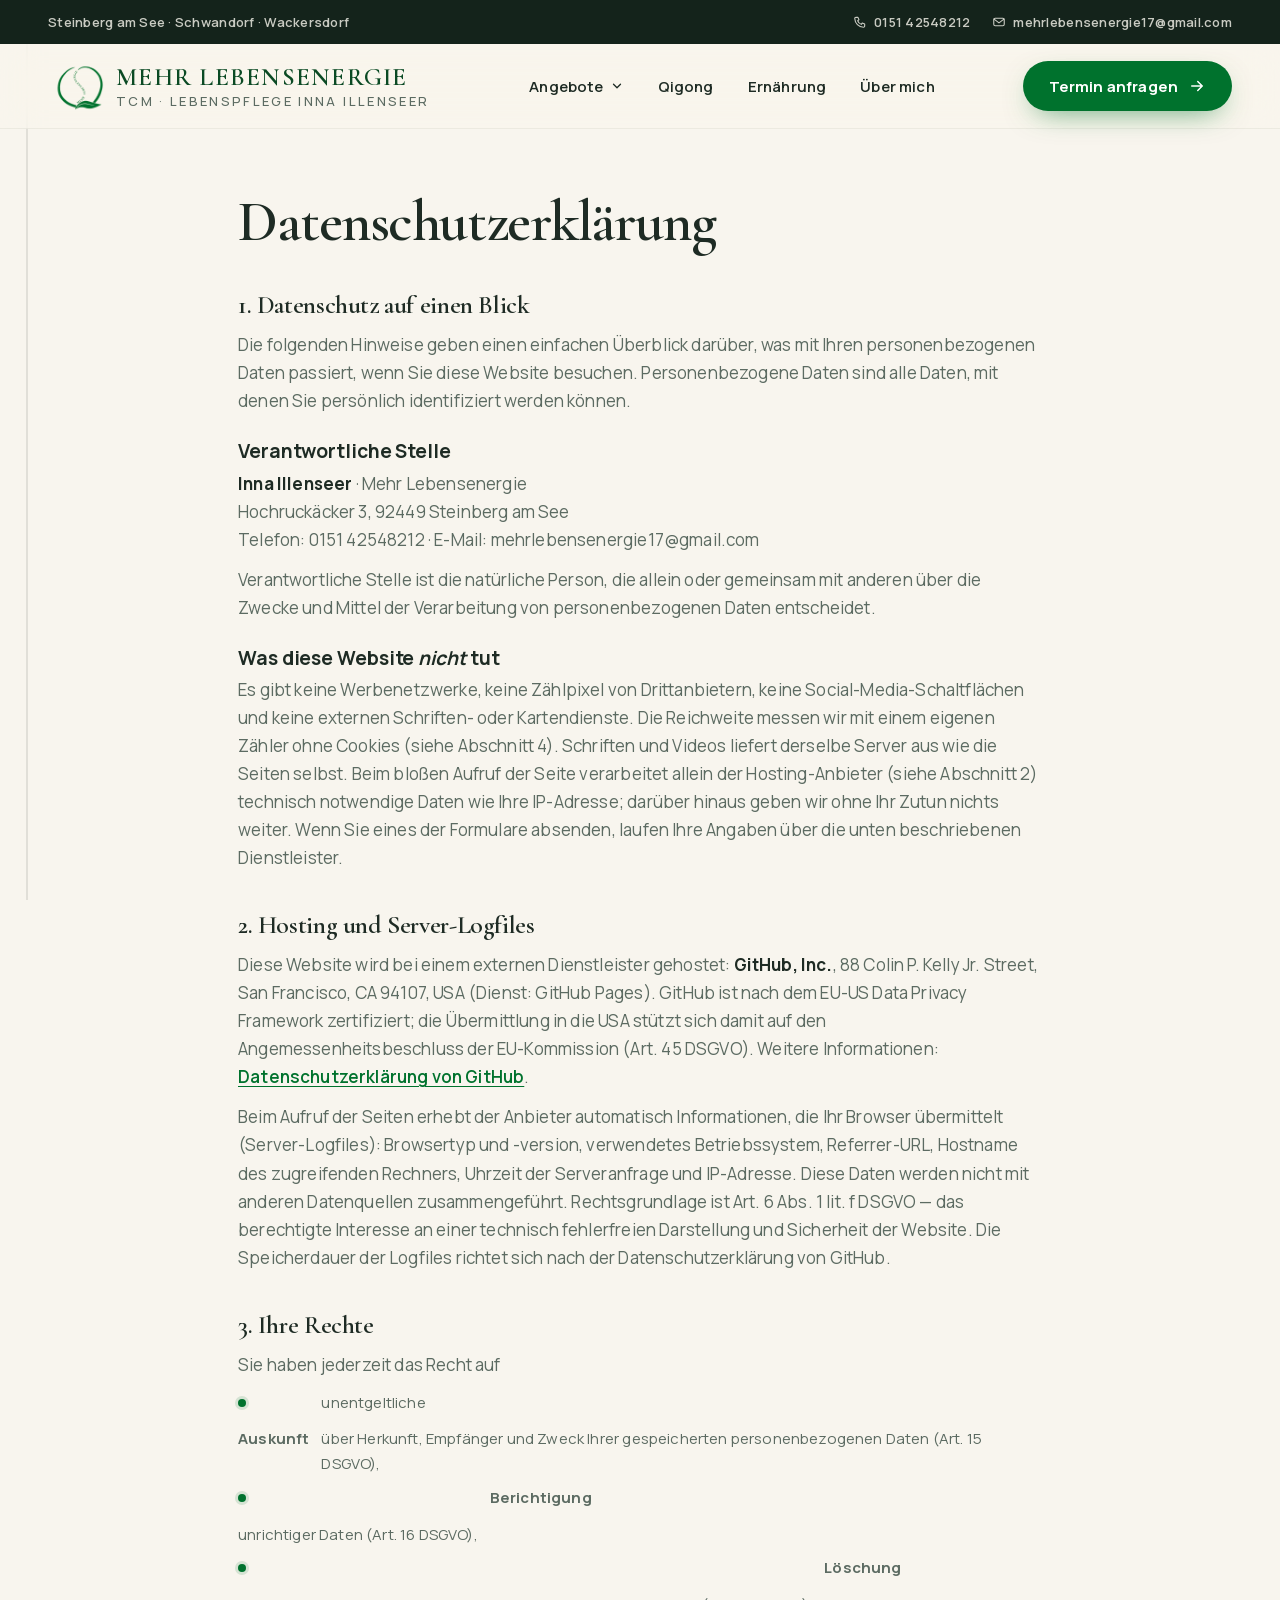
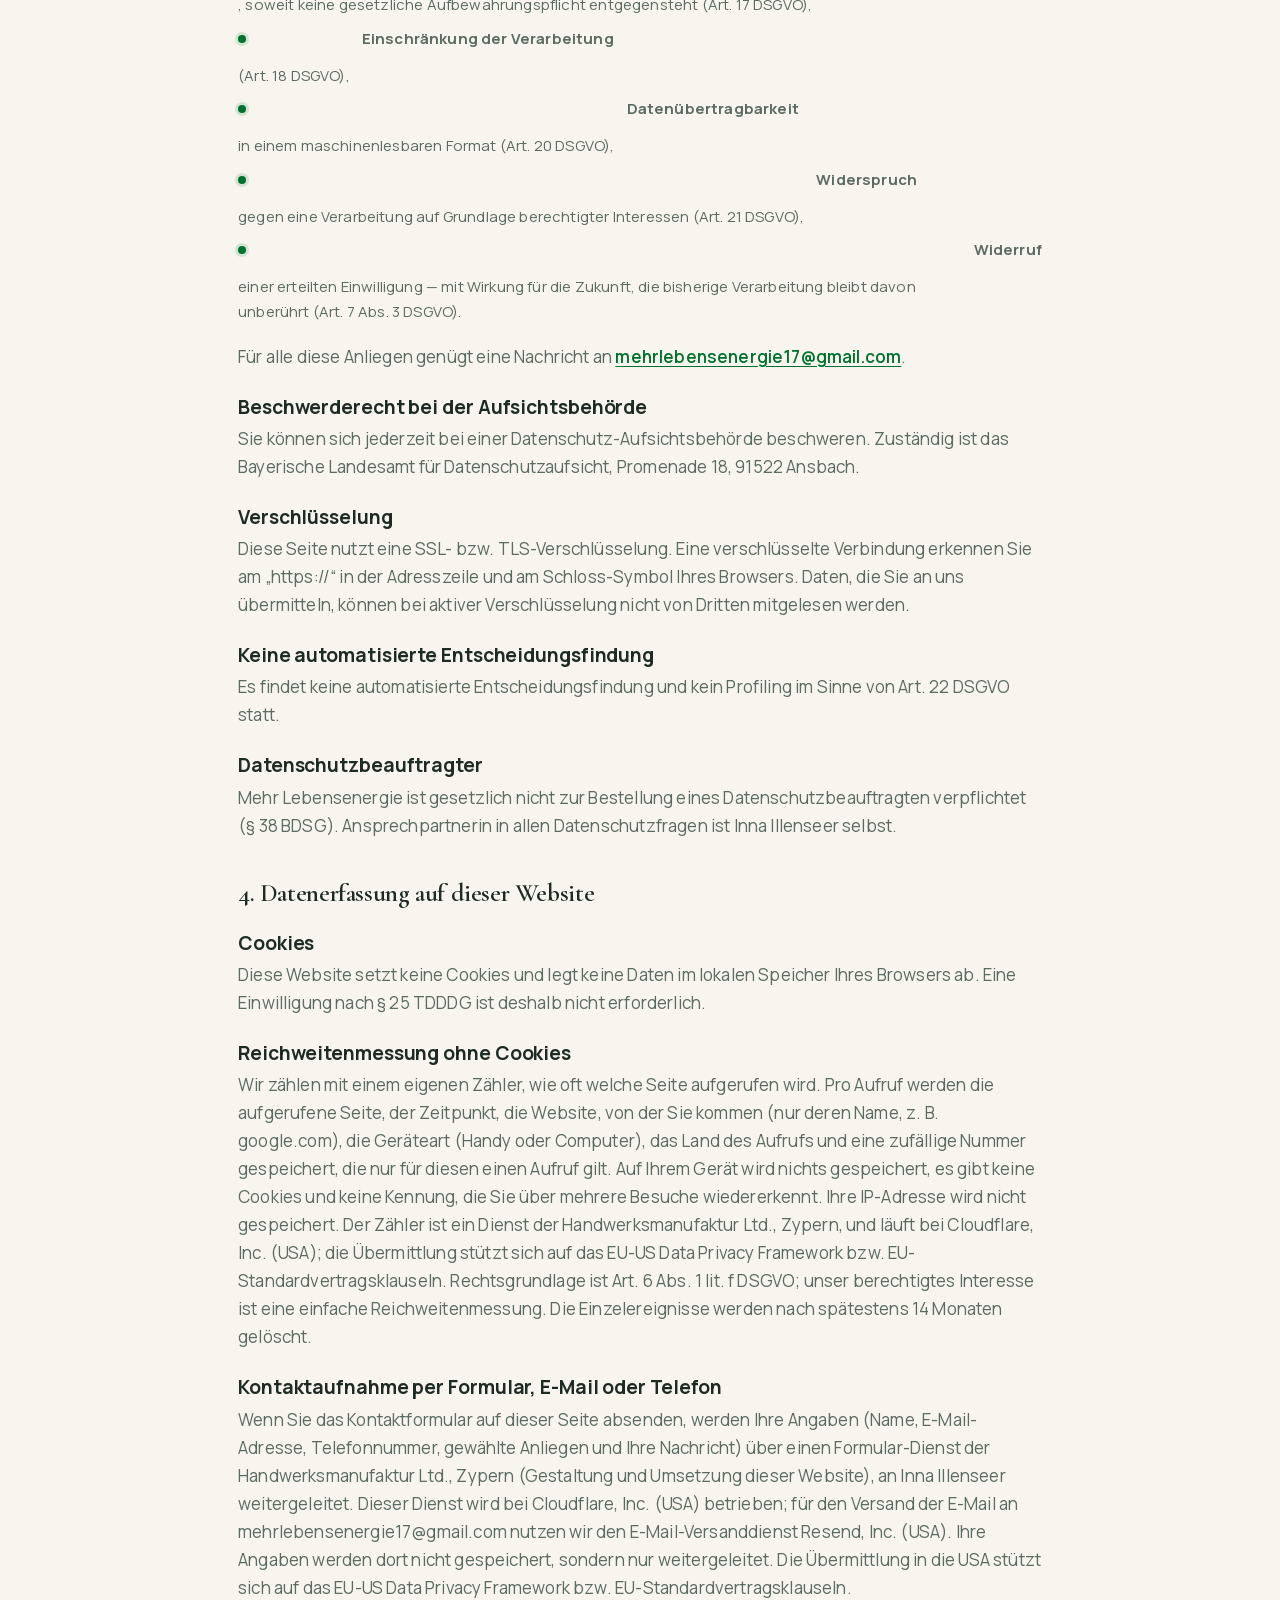
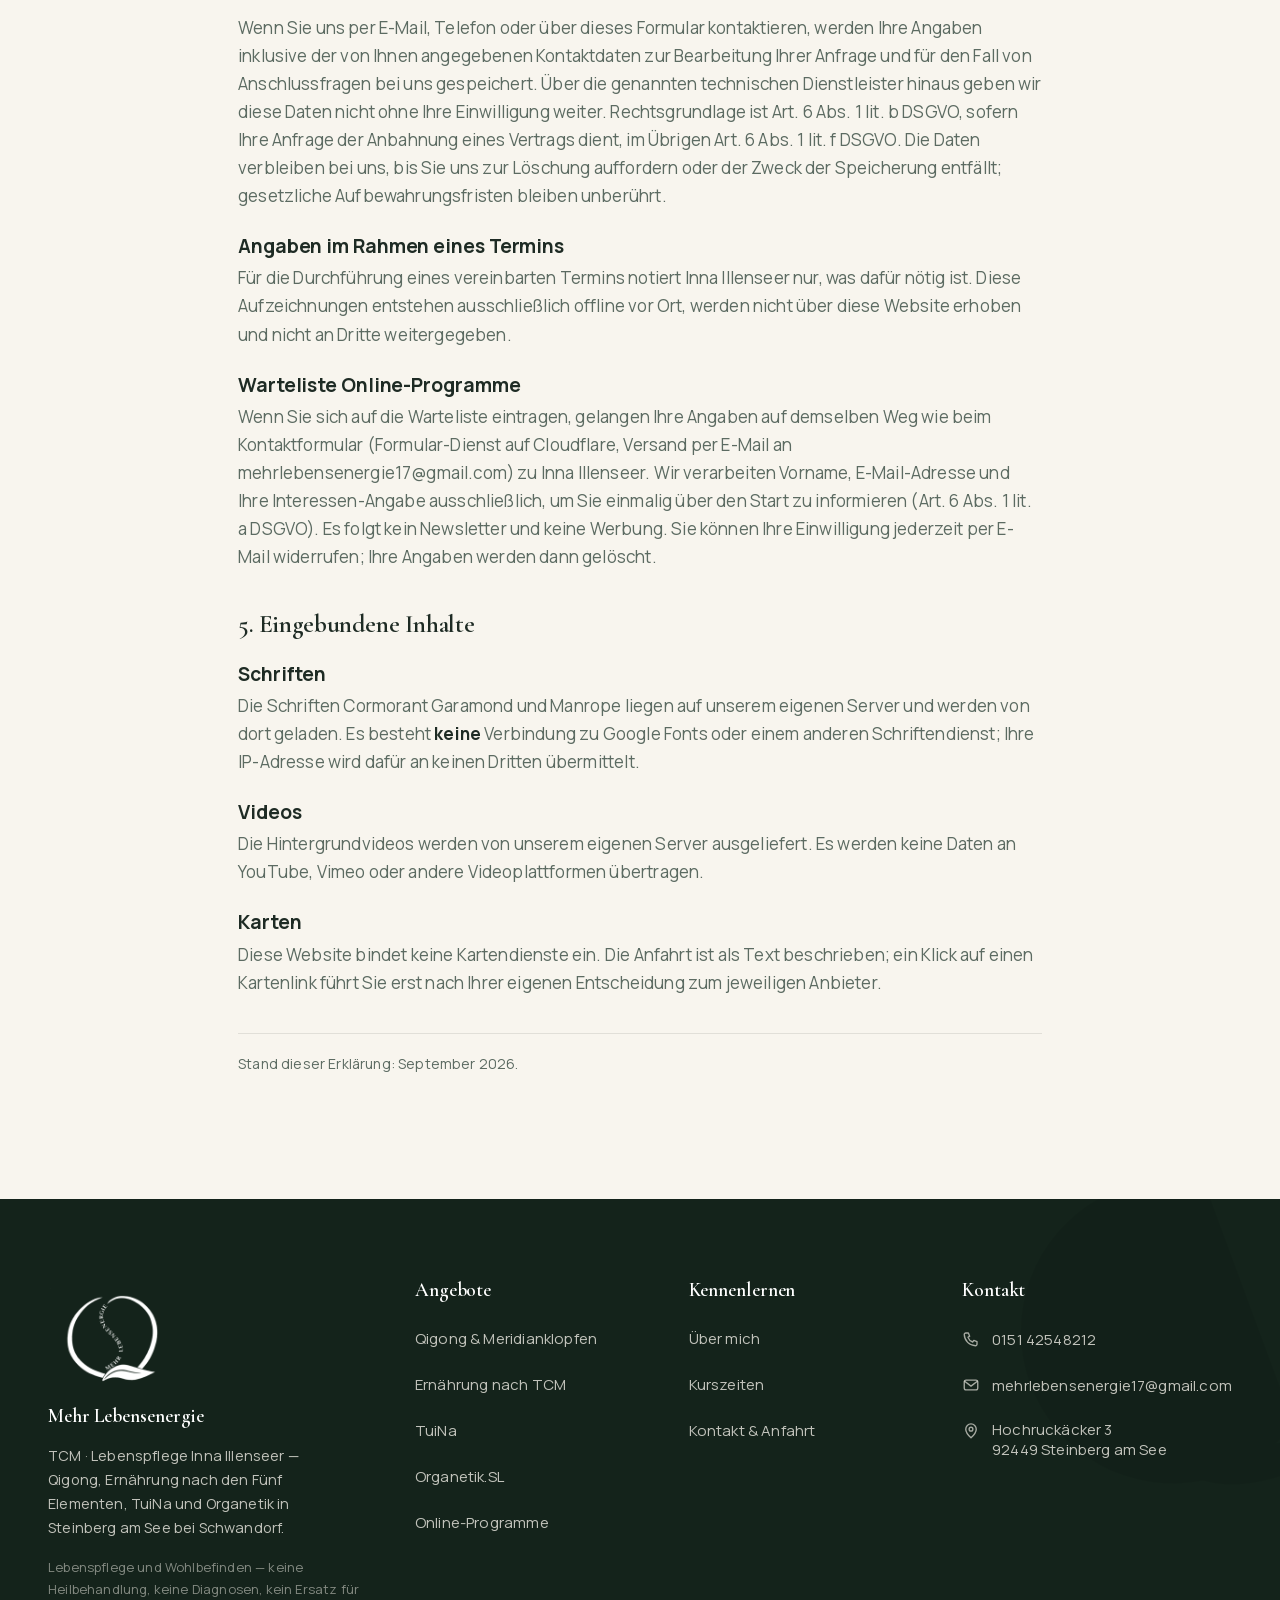
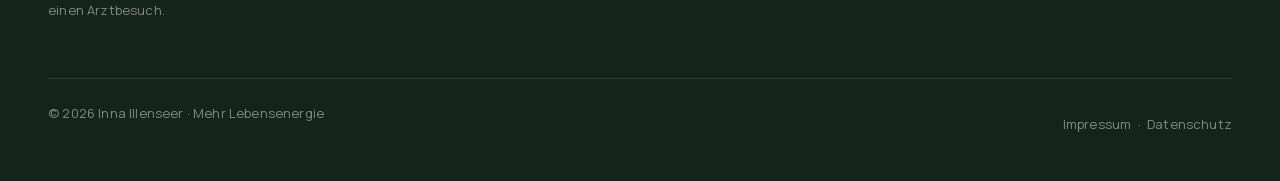
<file: datenschutz.html>
<!DOCTYPE html>
<html lang="de" class="kein-js">
<head>
<meta charset="UTF-8">
<meta name="viewport" content="width=device-width, initial-scale=1.0">
<title>Datenschutzerklärung | Mehr Lebensenergie</title>
<meta name="description" content="Datenschutzerklärung von Mehr Lebensenergie, Steinberg am See: welche Daten beim Besuch dieser Seite anfallen, warum, wie lange — und welche Rechte Sie haben.">
<link rel="canonical" href="https://mehrlebensenergie-praxis.de/datenschutz">
<meta name="robots" content="index, follow, max-image-preview:large">
<meta name="author" content="Inna Illenseer">
<meta property="og:site_name" content="Mehr Lebensenergie">
<meta property="og:locale" content="de_DE">
<meta property="og:url" content="https://mehrlebensenergie-praxis.de/datenschutz">
<meta property="og:title" content="Datenschutzerklärung | Mehr Lebensenergie">
<meta property="og:description" content="Datenschutzerklärung von Mehr Lebensenergie, Steinberg am See: welche Daten beim Besuch dieser Seite anfallen, warum, wie lange — und welche Rechte Sie haben.">
<meta property="og:type" content="website">
<meta property="og:image" content="https://mehrlebensenergie-praxis.de/assets/img/og.jpg">
<meta property="og:image:alt" content="Mehr Lebensenergie — TCM · Lebenspflege Inna Illenseer in Steinberg am See">
<meta name="twitter:card" content="summary_large_image">
<meta name="theme-color" content="#14231B">
<link rel="icon" type="image/png" sizes="512x512" href="assets/img/favicon.png">
<link rel="apple-touch-icon" href="assets/img/favicon.png">
<link rel="preload" href="assets/font/manrope-500-latin.woff2" as="font" type="font/woff2" crossorigin>
<link rel="preload" href="assets/font/cormorant-garamond-600-latin.woff2" as="font" type="font/woff2" crossorigin>
<link rel="stylesheet" href="assets/schriften.css">
<link rel="stylesheet" href="styles.css">
<script type="application/ld+json">{"@context": "https://schema.org", "@type": "HealthAndBeautyBusiness", "name": "Mehr Lebensenergie — TCM · Lebenspflege Inna Illenseer", "alternateName": "TCM · Lebenspflege Inna Illenseer", "url": "https://mehrlebensenergie-praxis.de/", "telephone": "+49 151 42548212", "email": "mehrlebensenergie17@gmail.com", "image": "https://mehrlebensenergie-praxis.de/assets/img/og.jpg", "founder": {"@type": "Person", "name": "Inna Illenseer"}, "address": {"@type": "PostalAddress", "streetAddress": "Hochruckäcker 3", "postalCode": "92449", "addressLocality": "Steinberg am See", "addressRegion": "Bayern", "addressCountry": "DE"}, "geo": {"@type": "GeoCoordinates", "latitude": 49.27, "longitude": 12.18}, "areaServed": [{"@type": "City", "name": "Steinberg am See"}, {"@type": "City", "name": "Wackersdorf"}, {"@type": "City", "name": "Schwandorf"}, {"@type": "City", "name": "Burglengenfeld"}, {"@type": "City", "name": "Nittenau"}, {"@type": "City", "name": "Bodenwöhr"}, {"@type": "City", "name": "Neunburg vorm Wald"}, {"@type": "City", "name": "Nabburg"}, {"@type": "City", "name": "Maxhütte-Haidhof"}, {"@type": "City", "name": "Regensburg"}], "knowsAbout": ["Qigong", "Meridianklopfen", "Ernährung nach den Fünf Elementen", "TuiNa", "Organetik", "Traditionelle Chinesische Medizin"]}</script><script type="application/ld+json">{"@context": "https://schema.org", "@type": "BreadcrumbList", "itemListElement": [{"@type": "ListItem", "position": 1, "name": "Start", "item": "https://mehrlebensenergie-praxis.de/"}, {"@type": "ListItem", "position": 2, "name": "Datenschutzerklärung", "item": "https://mehrlebensenergie-praxis.de/datenschutz"}]}</script>
<script>try{if(sessionStorage.getItem('ille-wipe')){document.documentElement.classList.add('ankunft');sessionStorage.removeItem('ille-wipe')}}catch(e){}</script>
</head>
<body>
<div class="wisch" aria-hidden="true"></div>
<div class="cursor" aria-hidden="true"></div>
<div class="meridian" aria-hidden="true"><div class="bahn"></div><div class="fluss"></div></div>

<header>
  <div class="topbar"><div class="wrap">
    <span class="links">Steinberg am See · Schwandorf · Wackersdorf</span>
    <div class="rechts"><a href="tel:+4915142548212"><svg viewBox="0 0 24 24" aria-hidden="true" class=""><path d="M5 4h3.5l1.7 4.2-2.2 1.6a10 10 0 0 0 6.2 6.2l1.6-2.2L20 15.5V19a2 2 0 0 1-2.1 2A15.5 15.5 0 0 1 3 6.1 2 2 0 0 1 5 4z"/></svg>0151 42548212</a><a href="mailto:mehrlebensenergie17@gmail.com"><svg viewBox="0 0 24 24" aria-hidden="true" class=""><rect x="3" y="5.5" width="18" height="13" rx="2.5"/><path d="m3.5 7 8.5 6.5L20.5 7"/></svg>mehrlebensenergie17@gmail.com</a></div>
  </div></div>
  <div class="hauptzeile"><div class="wrap">
    <a class="logo" href="./" aria-label="Mehr Lebensenergie — Startseite"><img decoding="async" src="assets/opt/img-logo-480.webp" alt="Logo Mehr Lebensenergie — TCM · Lebenspflege Inna Illenseer, Steinberg am See" width="56" height="56"><b>Mehr Lebens&shy;energie<small>TCM · Lebenspflege <br class="mb">Inna Illenseer</small></b></a>
    <nav class="haupt" aria-label="Hauptmenü"><ul><li class="hat-menu"><a href="leistungen" aria-haspopup="true">Angebote<svg class="pfeil-klein" viewBox="0 0 24 24" width="14" height="14" aria-hidden="true"><path d="M6 9l6 6 6-6"/></svg></a><div class="drop" aria-label="Angebote"><div class="drop-raster"><a class="drop-eintrag" href="qigong"><span class="ic"><svg viewBox="0 0 24 24" aria-hidden="true" class=""><path d="M12 4c-3 3-3 6 0 8 3-2 3-5 0-8z"/><path d="M12 12c-4 0-7 2-8 6 4 1 7-1 8-6zM12 12c4 0 7 2 8 6-4 1-7-1-8-6z"/></svg></span><span><b>Qigong &amp; Meridianklopfen</b><small>Kurse in Wackersdorf, Einzelstunden</small></span></a><a class="drop-eintrag" href="ernaehrung"><span class="ic"><svg viewBox="0 0 24 24" aria-hidden="true" class=""><path d="M12 8c-3-2-7 0-7 4.5S8 21 10 21c1 0 1.5-.5 2-.5s1 .5 2 .5c2 0 5-4 5-8.5S15 6 12 8z"/><path d="M12 8c0-2 1-3.5 3-4"/></svg></span><span><b>Ernährung nach TCM</b><small>Fünf Elemente auf dem Teller</small></span></a><a class="drop-eintrag" href="tuina"><span class="ic"><svg viewBox="0 0 24 24" aria-hidden="true" class=""><path d="M8 12V6.5a1.5 1.5 0 0 1 3 0V11M11 10V5a1.5 1.5 0 0 1 3 0v6M14 10.5V6.5a1.5 1.5 0 0 1 3 0V13M17 12.5a1.5 1.5 0 0 1 3 0V15a6 6 0 0 1-6 6h-2a6 6 0 0 1-6-6v-3a1.5 1.5 0 0 1 3 0"/></svg></span><span><b>TuiNa</b><small>Traditionelle chinesische Körperarbeit</small></span></a><a class="drop-eintrag" href="organetik"><span class="ic"><svg viewBox="0 0 24 24" aria-hidden="true" class=""><path d="M3 9c2-2 4-2 6 0s4 2 6 0 4-2 6 0"/><path d="M3 15c2-2 4-2 6 0s4 2 6 0 4-2 6 0"/></svg></span><span><b>Organetik.SL</b><small>Bekleidet, ohne Strom, in Ruhe</small></span></a><a class="drop-eintrag" href="programme"><span class="ic"><svg viewBox="0 0 24 24" aria-hidden="true" class=""><rect x="4" y="5" width="16" height="11" rx="2"/><path d="M2 19h20"/></svg></span><span><b>Online-Programme</b><small>In Vorbereitung — Warteliste</small></span></a></div><a class="drop-alle" href="leistungen">Alle Angebote im Überblick<svg viewBox="0 0 24 24" aria-hidden="true" class=""><path d="M5 12h14M13 6l6 6-6 6"/></svg></a></div></li><li><a href="qigong">Qigong</a></li><li><a href="ernaehrung">Ernährung</a></li><li><a href="ueber-mich">Über mich</a></li></ul></nav>
    <div class="header-cta"><a class="btn btn-gruen" href="kontakt"><span>Termin anfragen</span><svg viewBox="0 0 24 24" aria-hidden="true" class=""><path d="M5 12h14M13 6l6 6-6 6"/></svg></a><button class="menu-knopf" aria-label="Menü öffnen" aria-expanded="false" aria-controls="menu"><span></span></button></div>
  </div></div>
</header>
<div class="menu-flaeche" id="menu" hidden>
  <ul><li><a href="./">Start</a></li><li><a href="leistungen">Angebote</a></li><li><a href="qigong">Qigong</a></li><li><a href="ernaehrung">Ernährung</a></li><li><a href="tuina">TuiNa</a></li><li><a href="organetik">Organetik</a></li><li><a href="programme">Online-Programme</a></li><li><a href="ueber-mich">Über mich</a></li><li><a href="kontakt">Termin anfragen</a></li></ul>
  <div class="unten"><a href="tel:+4915142548212">0151 42548212</a><a href="mailto:mehrlebensenergie17@gmail.com">mehrlebensenergie17@gmail.com</a><span>Hochruckäcker 3 · 92449 Steinberg am See</span></div>
  <div class="menu-qi"><svg viewBox="0 0 400 400" aria-hidden="true" class=""><path class="kreis" pathLength="1" d="M236 46 A160 160 0 1 0 330 300"/><path class="qi" pathLength="1" d="M212 52 C140 120 262 200 200 268 C176 296 190 336 236 352"/><path class="blatt" d="M226 356 C258 318 320 314 366 326 C330 358 268 374 226 356 z"/><path class="qi" pathLength="1" d="M236 352 C270 342 310 336 348 330" style="stroke-width:2;opacity:.8"/></svg></div>
</div>
<main>
<section class="textseite"><div class="wrap"><h1>Datenschutz&shy;erklärung</h1>
<h2>1. Datenschutz auf einen Blick</h2>
<p>Die folgenden Hinweise geben einen einfachen Überblick darüber, was mit Ihren personenbezogenen Daten passiert, wenn Sie diese Website besuchen. Personenbezogene Daten sind alle Daten, mit denen Sie persönlich identifiziert werden können.</p>
<h3>Verantwortliche Stelle</h3><p><b>Inna Illenseer</b> · Mehr Lebensenergie<br>Hochruckäcker 3, 92449 Steinberg am See<br>Telefon: 0151 42548212 · E-Mail: mehrlebensenergie17@gmail.com</p>
<p>Verantwortliche Stelle ist die natürliche Person, die allein oder gemeinsam mit anderen über die Zwecke und Mittel der Verarbeitung von personenbezogenen Daten entscheidet.</p>
<h3>Was diese Website <em>nicht</em> tut</h3><p>Es gibt keine Werbenetzwerke, keine Zählpixel von Drittanbietern, keine Social-Media-Schaltflächen und keine externen Schriften- oder Kartendienste. Die Reichweite messen wir mit einem eigenen Zähler ohne Cookies (siehe Abschnitt 4). Schriften und Videos liefert derselbe Server aus wie die Seiten selbst. Beim bloßen Aufruf der Seite verarbeitet allein der Hosting-Anbieter (siehe Abschnitt 2) technisch notwendige Daten wie Ihre IP-Adresse; darüber hinaus geben wir ohne Ihr Zutun nichts weiter. Wenn Sie eines der Formulare absenden, laufen Ihre Angaben über die unten beschriebenen Dienstleister.</p>
<h2>2. Hosting und Server-Logfiles</h2>
<p>Diese Website wird bei einem externen Dienstleister gehostet: <b>GitHub, Inc.</b>, 88 Colin P. Kelly Jr. Street, San Francisco, CA 94107, USA (Dienst: GitHub Pages). GitHub ist nach dem EU-US Data Privacy Framework zertifiziert; die Übermittlung in die USA stützt sich damit auf den Angemessenheitsbeschluss der EU-Kommission (Art. 45 DSGVO). Weitere Informationen: <a href="https://docs.github.com/de/site-policy/privacy-policies/github-general-privacy-statement" rel="noopener">Datenschutzerklärung von GitHub</a>.</p>
<p>Beim Aufruf der Seiten erhebt der Anbieter automatisch Informationen, die Ihr Browser übermittelt (Server-Logfiles): Browsertyp und -version, verwendetes Betriebssystem, Referrer-URL, Hostname des zugreifenden Rechners, Uhrzeit der Serveranfrage und IP-Adresse. Diese Daten werden nicht mit anderen Datenquellen zusammengeführt. Rechtsgrundlage ist Art. 6 Abs. 1 lit. f DSGVO — das berechtigte Interesse an einer technisch fehlerfreien Darstellung und Sicherheit der Website. Die Speicherdauer der Logfiles richtet sich nach der Datenschutzerklärung von GitHub.</p>
<h2>3. Ihre Rechte</h2>
<p>Sie haben jederzeit das Recht auf</p>
<ul class="liste-punkte-text">
<li>unentgeltliche <b>Auskunft</b> über Herkunft, Empfänger und Zweck Ihrer gespeicherten personenbezogenen Daten (Art. 15 DSGVO),</li>
<li><b>Berichtigung</b> unrichtiger Daten (Art. 16 DSGVO),</li>
<li><b>Löschung</b>, soweit keine gesetzliche Aufbewahrungspflicht entgegensteht (Art. 17 DSGVO),</li>
<li><b>Einschränkung der Verarbeitung</b> (Art. 18 DSGVO),</li>
<li><b>Datenübertragbarkeit</b> in einem maschinenlesbaren Format (Art. 20 DSGVO),</li>
<li><b>Widerspruch</b> gegen eine Verarbeitung auf Grundlage berechtigter Interessen (Art. 21 DSGVO),</li>
<li><b>Widerruf</b> einer erteilten Einwilligung — mit Wirkung für die Zukunft, die bisherige Verarbeitung bleibt davon unberührt (Art. 7 Abs. 3 DSGVO).</li>
</ul>
<p>Für alle diese Anliegen genügt eine Nachricht an <a href="mailto:mehrlebensenergie17@gmail.com">mehrlebensenergie17@gmail.com</a>.</p>
<h3>Beschwerderecht bei der Aufsichtsbehörde</h3><p>Sie können sich jederzeit bei einer Datenschutz-Aufsichtsbehörde beschweren. Zuständig ist das Bayerische Landesamt für Datenschutzaufsicht, Promenade 18, 91522 Ansbach.</p>
<h3>Verschlüsselung</h3><p>Diese Seite nutzt eine SSL- bzw. TLS-Verschlüsselung. Eine verschlüsselte Verbindung erkennen Sie am „https://“ in der Adresszeile und am Schloss-Symbol Ihres Browsers. Daten, die Sie an uns übermitteln, können bei aktiver Verschlüsselung nicht von Dritten mitgelesen werden.</p>
<h3>Keine automatisierte Entscheidungsfindung</h3><p>Es findet keine automatisierte Entscheidungsfindung und kein Profiling im Sinne von Art. 22 DSGVO statt.</p>
<h3>Datenschutzbeauftragter</h3><p>Mehr Lebensenergie ist gesetzlich nicht zur Bestellung eines Datenschutzbeauftragten verpflichtet (§ 38 BDSG). Ansprechpartnerin in allen Datenschutzfragen ist Inna Illenseer selbst.</p>
<h2>4. Datenerfassung auf dieser Website</h2>
<h3>Cookies</h3><p>Diese Website setzt keine Cookies und legt keine Daten im lokalen Speicher Ihres Browsers ab. Eine Einwilligung nach § 25 TDDDG ist deshalb nicht erforderlich.</p>
<h3>Reichweitenmessung ohne Cookies</h3><p>Wir zählen mit einem eigenen Zähler, wie oft welche Seite aufgerufen wird. Pro Aufruf werden die aufgerufene Seite, der Zeitpunkt, die Website, von der Sie kommen (nur deren Name, z. B. google.com), die Geräteart (Handy oder Computer), das Land des Aufrufs und eine zufällige Nummer gespeichert, die nur für diesen einen Aufruf gilt. Auf Ihrem Gerät wird nichts gespeichert, es gibt keine Cookies und keine Kennung, die Sie über mehrere Besuche wiedererkennt. Ihre IP-Adresse wird nicht gespeichert. Der Zähler ist ein Dienst der Handwerksmanufaktur Ltd., Zypern, und läuft bei Cloudflare, Inc. (USA); die Übermittlung stützt sich auf das EU-US Data Privacy Framework bzw. EU-Standardvertragsklauseln. Rechtsgrundlage ist Art. 6 Abs. 1 lit. f DSGVO; unser berechtigtes Interesse ist eine einfache Reichweitenmessung. Die Einzelereignisse werden nach spätestens 14 Monaten gelöscht.</p>
<h3>Kontaktaufnahme per Formular, E-Mail oder Telefon</h3><p>Wenn Sie das Kontaktformular auf dieser Seite absenden, werden Ihre Angaben (Name, E-Mail-Adresse, Telefonnummer, gewählte Anliegen und Ihre Nachricht) über einen Formular-Dienst der Handwerksmanufaktur Ltd., Zypern (Gestaltung und Umsetzung dieser Website), an Inna Illenseer weitergeleitet. Dieser Dienst wird bei Cloudflare, Inc. (USA) betrieben; für den Versand der E-Mail an mehrlebensenergie17@gmail.com nutzen wir den E-Mail-Versanddienst Resend, Inc. (USA). Ihre Angaben werden dort nicht gespeichert, sondern nur weitergeleitet. Die Übermittlung in die USA stützt sich auf das EU-US Data Privacy Framework bzw. EU-Standardvertragsklauseln.</p>
<p>Wenn Sie uns per E-Mail, Telefon oder über dieses Formular kontaktieren, werden Ihre Angaben inklusive der von Ihnen angegebenen Kontaktdaten zur Bearbeitung Ihrer Anfrage und für den Fall von Anschlussfragen bei uns gespeichert. Über die genannten technischen Dienstleister hinaus geben wir diese Daten nicht ohne Ihre Einwilligung weiter. Rechtsgrundlage ist Art. 6 Abs. 1 lit. b DSGVO, sofern Ihre Anfrage der Anbahnung eines Vertrags dient, im Übrigen Art. 6 Abs. 1 lit. f DSGVO. Die Daten verbleiben bei uns, bis Sie uns zur Löschung auffordern oder der Zweck der Speicherung entfällt; gesetzliche Aufbewahrungsfristen bleiben unberührt.</p>
<h3>Angaben im Rahmen eines Termins</h3><p>Für die Durchführung eines vereinbarten Termins notiert Inna Illenseer nur, was dafür nötig ist. Diese Aufzeichnungen entstehen ausschließlich offline vor Ort, werden nicht über diese Website erhoben und nicht an Dritte weitergegeben.</p>
<h3>Warteliste Online-Programme</h3><p>Wenn Sie sich auf die Warteliste eintragen, gelangen Ihre Angaben auf demselben Weg wie beim Kontaktformular (Formular-Dienst auf Cloudflare, Versand per E-Mail an mehrlebensenergie17@gmail.com) zu Inna Illenseer. Wir verarbeiten Vorname, E-Mail-Adresse und Ihre Interessen-Angabe ausschließlich, um Sie einmalig über den Start zu informieren (Art. 6 Abs. 1 lit. a DSGVO). Es folgt kein Newsletter und keine Werbung. Sie können Ihre Einwilligung jederzeit per E-Mail widerrufen; Ihre Angaben werden dann gelöscht.</p>
<h2>5. Eingebundene Inhalte</h2>
<h3>Schriften</h3><p>Die Schriften Cormorant Garamond und Manrope liegen auf unserem eigenen Server und werden von dort geladen. Es besteht <b>keine</b> Verbindung zu Google Fonts oder einem anderen Schriftendienst; Ihre IP-Adresse wird dafür an keinen Dritten übermittelt.</p>
<h3>Videos</h3><p>Die Hintergrundvideos werden von unserem eigenen Server ausgeliefert. Es werden keine Daten an YouTube, Vimeo oder andere Videoplattformen übertragen.</p>
<h3>Karten</h3><p>Diese Website bindet keine Kartendienste ein. Die Anfahrt ist als Text beschrieben; ein Klick auf einen Kartenlink führt Sie erst nach Ihrer eigenen Entscheidung zum jeweiligen Anbieter.</p>
<p class="stand-zeile">Stand dieser Erklärung: September 2026.</p></div></section></main>
<footer>
  <div class="qi-deko"><svg viewBox="0 0 400 400" aria-hidden="true" class=""><path class="kreis" pathLength="1" d="M236 46 A160 160 0 1 0 330 300"/><path class="qi" pathLength="1" d="M212 52 C140 120 262 200 200 268 C176 296 190 336 236 352"/><path class="blatt" d="M226 356 C258 318 320 314 366 326 C330 358 268 374 226 356 z"/><path class="qi" pathLength="1" d="M236 352 C270 342 310 336 348 330" style="stroke-width:2;opacity:.8"/></svg></div>
  <div class="wrap">
    <div class="fuss">
      <div><img fetchpriority="low" decoding="async" src="assets/opt/img-logo-weiss-480.webp" alt="Logo Mehr Lebensenergie, weiß" width="112" height="112" class="fuss-logo"><h3>Mehr Lebensenergie</h3><p>TCM · Lebenspflege Inna Illenseer — Qigong, Ernährung nach den Fünf Elementen, TuiNa und Organetik in Steinberg am See bei Schwandorf.</p><p class="hinweis-fuss">Lebenspflege und Wohlbefinden — keine Heilbehandlung, keine Diagnosen, kein Ersatz für einen Arztbesuch.</p></div>
      <div><h3>Angebote</h3><ul><li><a href="qigong">Qigong &amp; Meridianklopfen</a></li><li><a href="ernaehrung">Ernährung nach TCM</a></li><li><a href="tuina">TuiNa</a></li><li><a href="organetik">Organetik.SL</a></li><li><a href="programme">Online-Programme</a></li></ul></div>
      <div><h3>Kennenlernen</h3><ul><li><a href="ueber-mich">Über mich</a></li><li><a href="qigong#kurse">Kurszeiten</a></li><li><a href="kontakt">Kontakt &amp; Anfahrt</a></li></ul></div>
      <div><h3>Kontakt</h3><ul class="kontakt-liste"><li><a href="tel:+4915142548212"><svg viewBox="0 0 24 24" aria-hidden="true" class=""><path d="M5 4h3.5l1.7 4.2-2.2 1.6a10 10 0 0 0 6.2 6.2l1.6-2.2L20 15.5V19a2 2 0 0 1-2.1 2A15.5 15.5 0 0 1 3 6.1 2 2 0 0 1 5 4z"/></svg><span>0151 42548212</span></a></li><li><a href="mailto:mehrlebensenergie17@gmail.com"><svg viewBox="0 0 24 24" aria-hidden="true" class=""><rect x="3" y="5.5" width="18" height="13" rx="2.5"/><path d="m3.5 7 8.5 6.5L20.5 7"/></svg><span>mehrlebensenergie17@gmail.com</span></a></li><li><a href="kontakt#anfahrt"><svg viewBox="0 0 24 24" aria-hidden="true" class=""><path d="M12 21s-7-6.4-7-11.5a7 7 0 0 1 14 0C19 14.6 12 21 12 21z"/><circle cx="12" cy="9.5" r="2.5"/></svg><span>Hochruckäcker 3<br>92449 Steinberg am See</span></a></li></ul></div>
    </div>
    <div class="fuss-unten"><span>© 2026 Inna Illenseer · Mehr Lebensenergie</span><span><a href="impressum">Impressum</a> &nbsp;·&nbsp; <a href="datenschutz">Datenschutz</a></span></div>
  </div>
</footer>
<script src="main.js"></script>
</body>
</html>
</file>
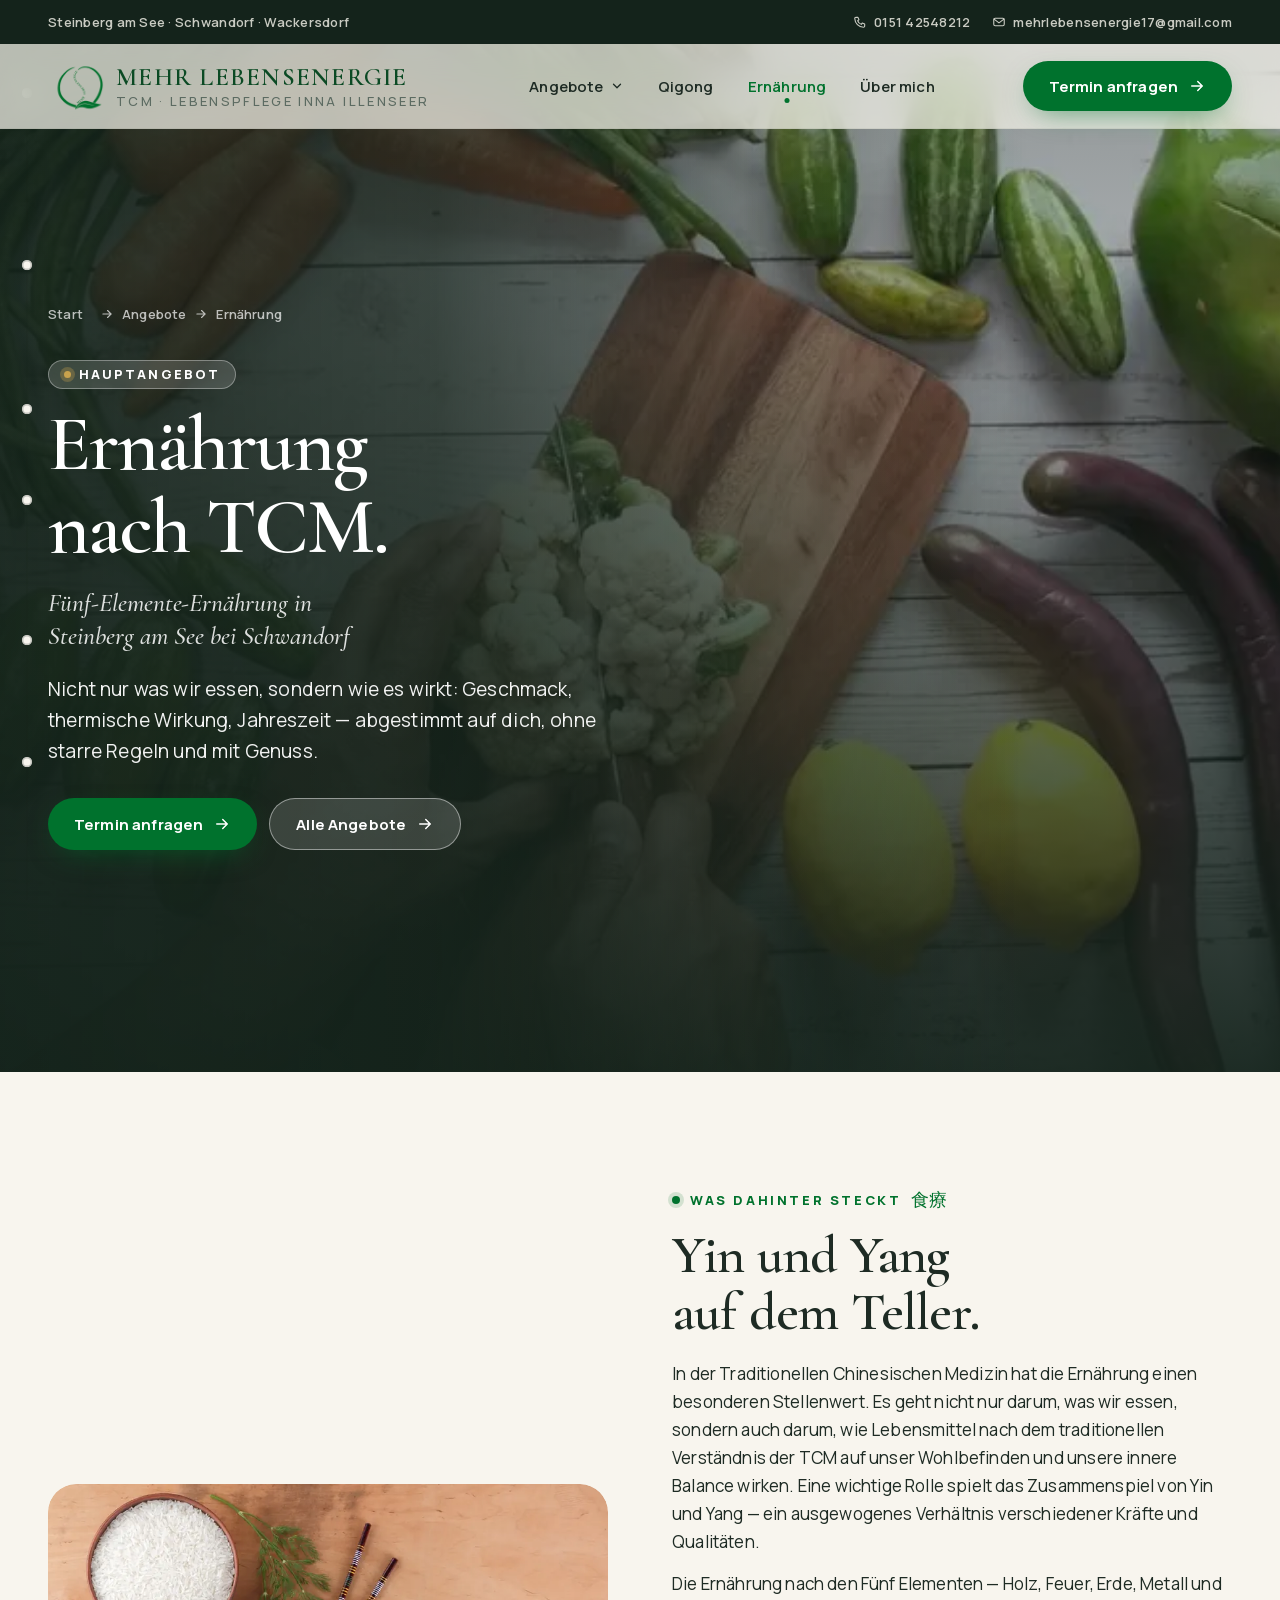
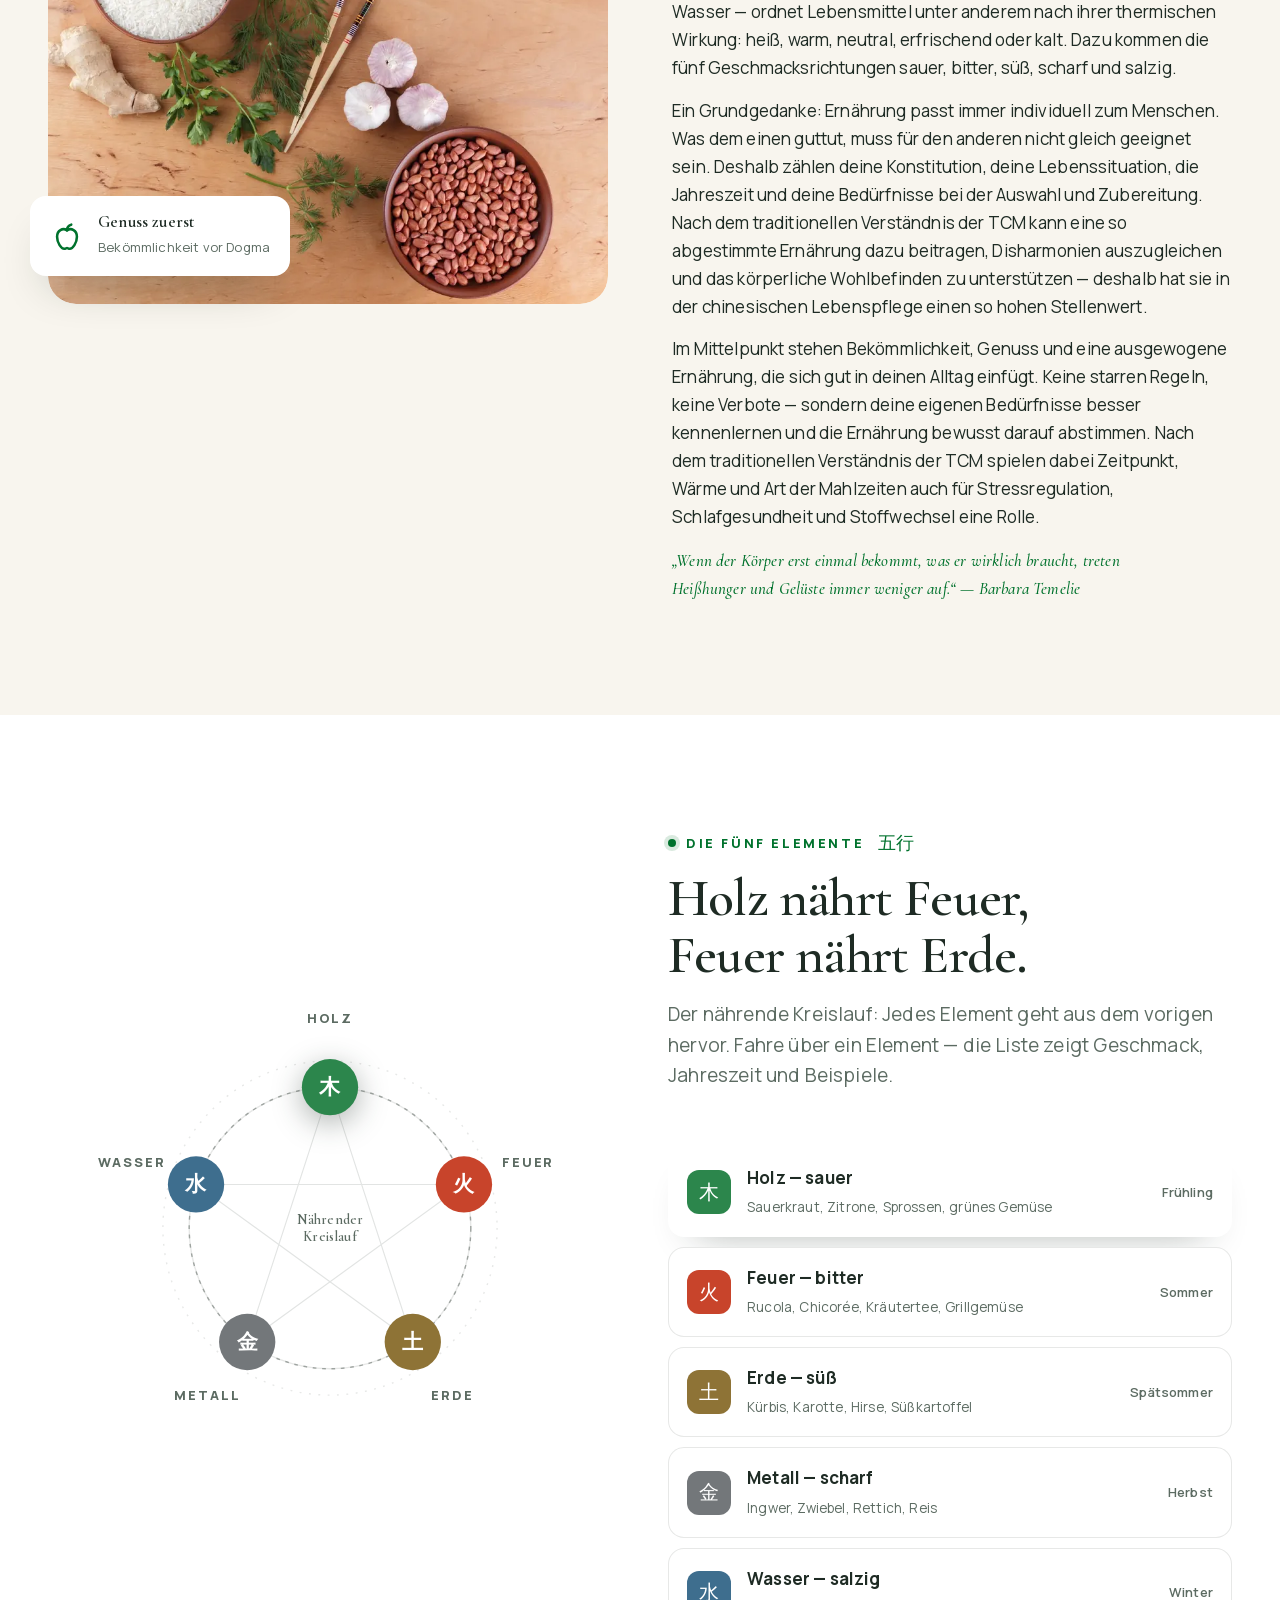
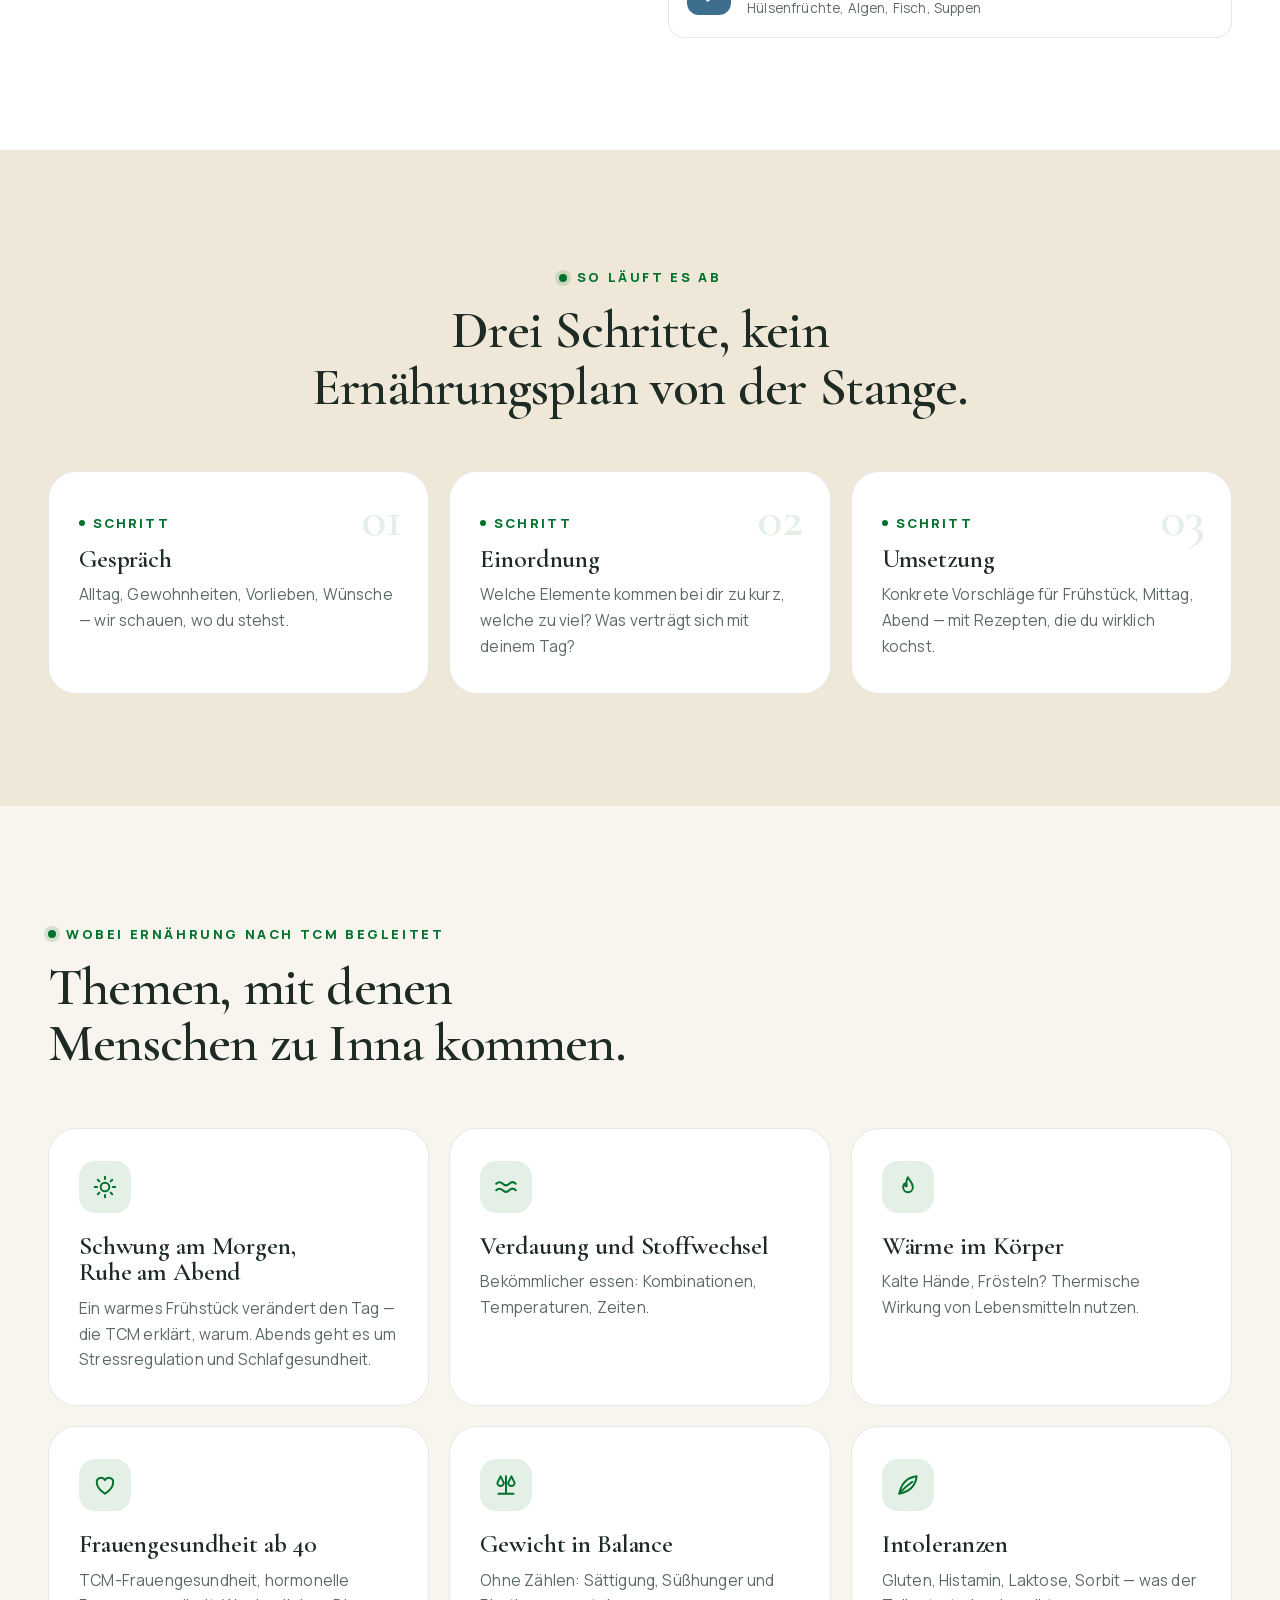
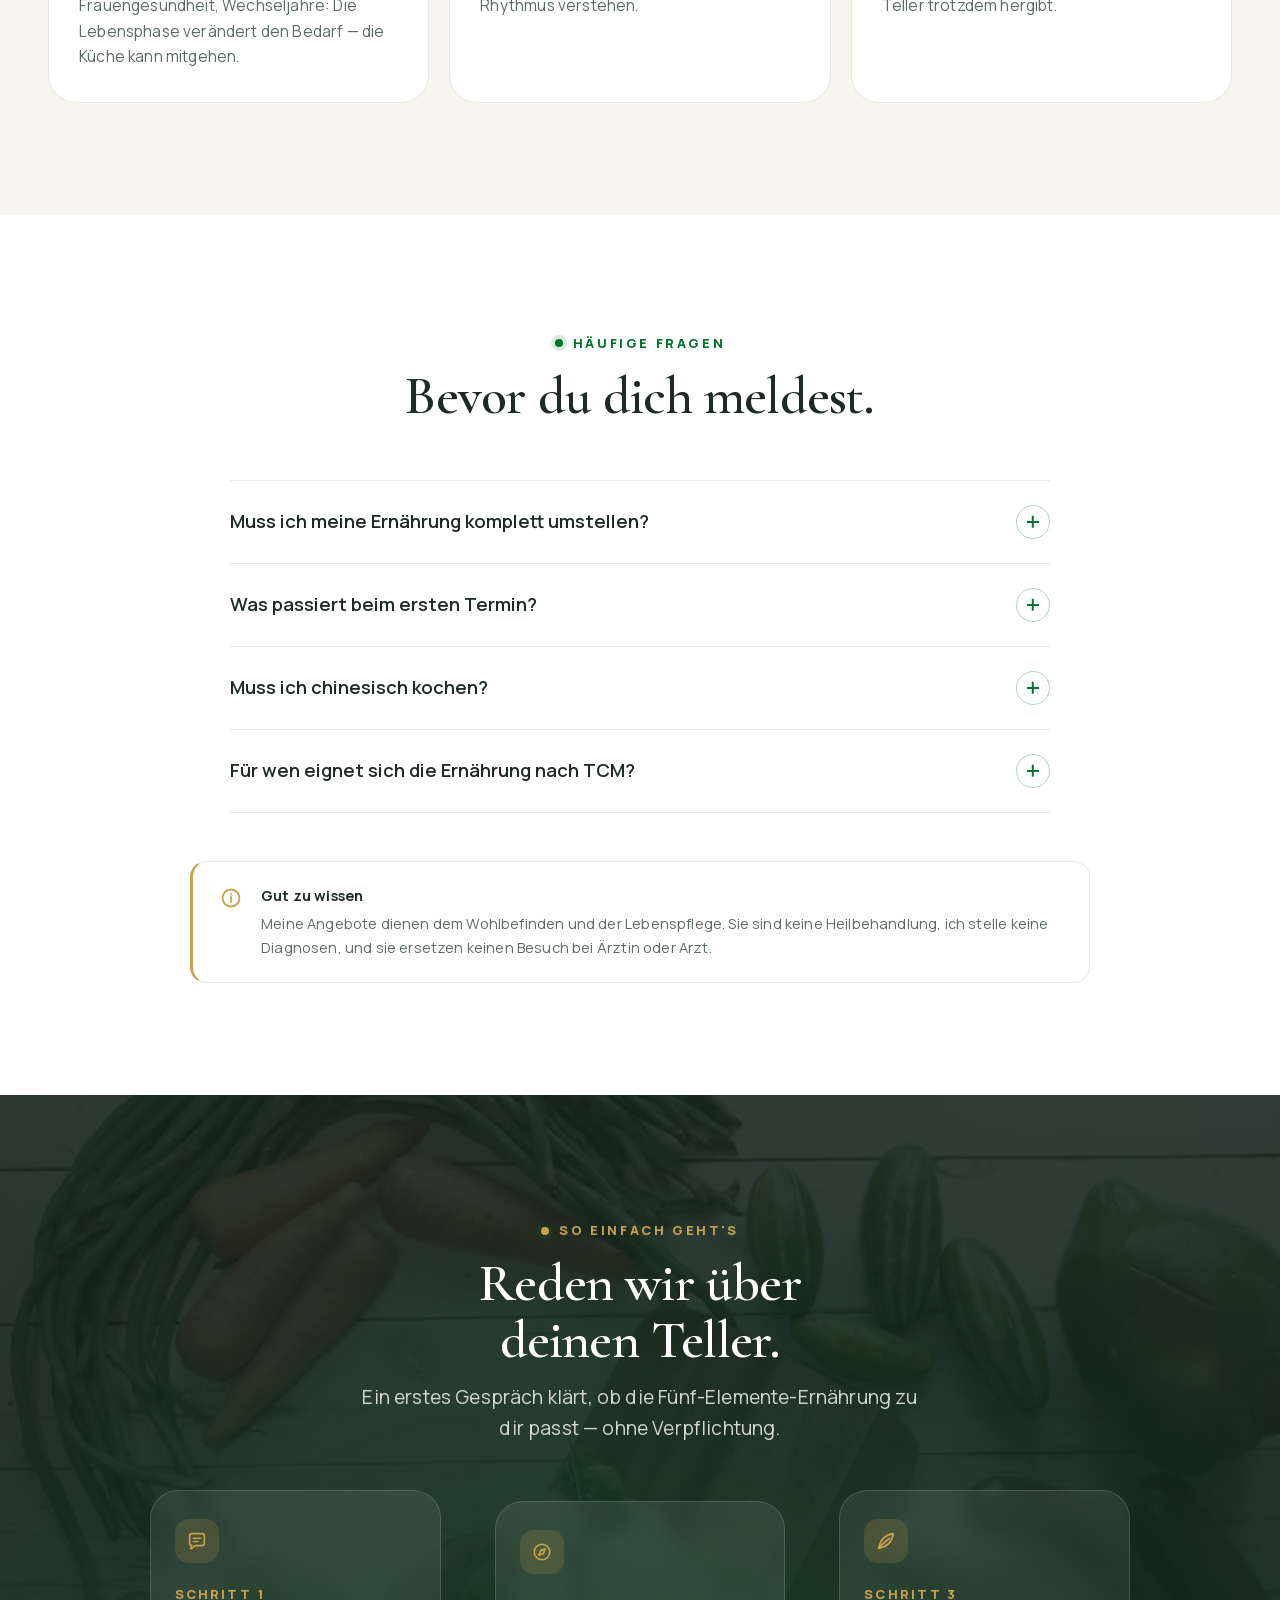
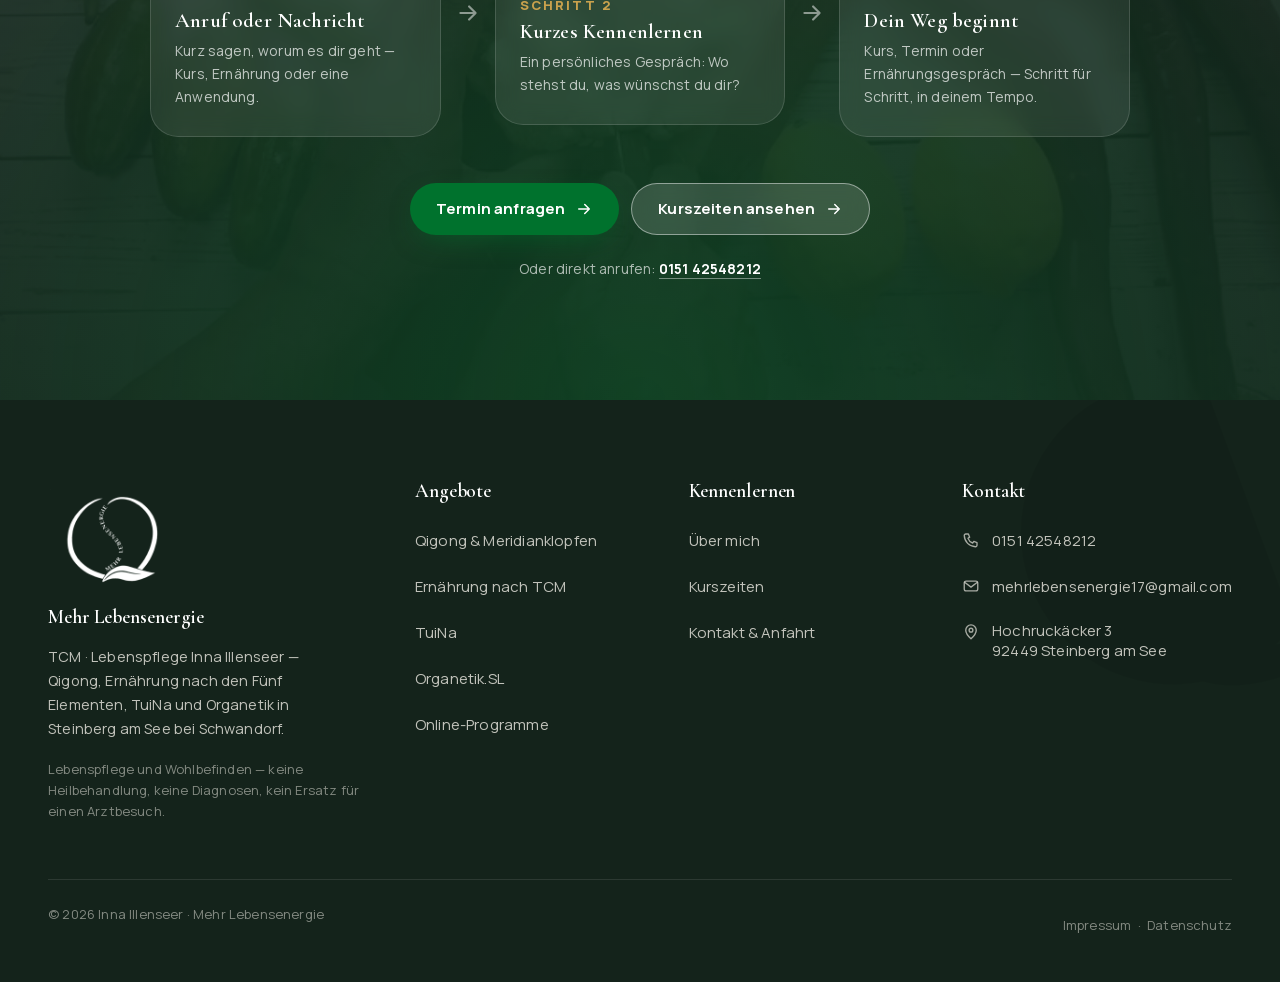
<file: ernaehrung.html>
<!DOCTYPE html>
<html lang="de" class="kein-js">
<head>
<meta charset="UTF-8">
<meta name="viewport" content="width=device-width, initial-scale=1.0">
<title>Ernährung nach TCM in Steinberg am See | Mehr Lebensenergie</title>
<meta name="description" content="Fünf-Elemente-Ernährung mit Inna Illenseer, Dipl. Ernährungsexpertin nach TCM: Lebensmittel nach Geschmack und Wirkung, alltagstauglich, bei Schwandorf.">
<link rel="canonical" href="https://mehrlebensenergie-praxis.de/ernaehrung">
<meta name="robots" content="index, follow, max-image-preview:large">
<meta name="author" content="Inna Illenseer">
<meta property="og:site_name" content="Mehr Lebensenergie">
<meta property="og:locale" content="de_DE">
<meta property="og:url" content="https://mehrlebensenergie-praxis.de/ernaehrung">
<meta property="og:title" content="Ernährung nach TCM in Steinberg am See | Mehr Lebensenergie">
<meta property="og:description" content="Fünf-Elemente-Ernährung mit Inna Illenseer, Dipl. Ernährungsexpertin nach TCM: Lebensmittel nach Geschmack und Wirkung, alltagstauglich, bei Schwandorf.">
<meta property="og:type" content="website">
<meta property="og:image" content="https://mehrlebensenergie-praxis.de/assets/img/og.jpg">
<meta property="og:image:alt" content="Mehr Lebensenergie — TCM · Lebenspflege Inna Illenseer in Steinberg am See">
<meta name="twitter:card" content="summary_large_image">
<meta name="theme-color" content="#14231B">
<link rel="icon" type="image/png" sizes="512x512" href="assets/img/favicon.png">
<link rel="apple-touch-icon" href="assets/img/favicon.png">
<link rel="preload" href="assets/font/manrope-500-latin.woff2" as="font" type="font/woff2" crossorigin>
<link rel="preload" href="assets/font/cormorant-garamond-600-latin.woff2" as="font" type="font/woff2" crossorigin>
<link rel="stylesheet" href="assets/schriften.css">
<link rel="stylesheet" href="styles.css">
<script type="application/ld+json">{"@context": "https://schema.org", "@type": "HealthAndBeautyBusiness", "name": "Mehr Lebensenergie — TCM · Lebenspflege Inna Illenseer", "alternateName": "TCM · Lebenspflege Inna Illenseer", "url": "https://mehrlebensenergie-praxis.de/", "telephone": "+49 151 42548212", "email": "mehrlebensenergie17@gmail.com", "image": "https://mehrlebensenergie-praxis.de/assets/img/og.jpg", "founder": {"@type": "Person", "name": "Inna Illenseer"}, "address": {"@type": "PostalAddress", "streetAddress": "Hochruckäcker 3", "postalCode": "92449", "addressLocality": "Steinberg am See", "addressRegion": "Bayern", "addressCountry": "DE"}, "geo": {"@type": "GeoCoordinates", "latitude": 49.27, "longitude": 12.18}, "areaServed": [{"@type": "City", "name": "Steinberg am See"}, {"@type": "City", "name": "Wackersdorf"}, {"@type": "City", "name": "Schwandorf"}, {"@type": "City", "name": "Burglengenfeld"}, {"@type": "City", "name": "Nittenau"}, {"@type": "City", "name": "Bodenwöhr"}, {"@type": "City", "name": "Neunburg vorm Wald"}, {"@type": "City", "name": "Nabburg"}, {"@type": "City", "name": "Maxhütte-Haidhof"}, {"@type": "City", "name": "Regensburg"}], "knowsAbout": ["Qigong", "Meridianklopfen", "Ernährung nach den Fünf Elementen", "TuiNa", "Organetik", "Traditionelle Chinesische Medizin"]}</script><script type="application/ld+json">{"@context": "https://schema.org", "@type": "BreadcrumbList", "itemListElement": [{"@type": "ListItem", "position": 1, "name": "Start", "item": "https://mehrlebensenergie-praxis.de/"}, {"@type": "ListItem", "position": 2, "name": "Ernährung nach TCM", "item": "https://mehrlebensenergie-praxis.de/ernaehrung"}]}</script><script type="application/ld+json">{"@context": "https://schema.org", "@type": "FAQPage", "mainEntity": [{"@type": "Question", "name": "Muss ich meine Ernährung komplett umstellen?", "acceptedAnswer": {"@type": "Answer", "text": "Nein. Die Fünf-Elemente-Ernährung ist keine Diät, sondern eine Art, Lebensmittel zu betrachten. Meist geht es um kleine Verschiebungen: wärmer kochen, anders kombinieren, den Tag anders beginnen."}}, {"@type": "Question", "name": "Was passiert beim ersten Termin?", "acceptedAnswer": {"@type": "Answer", "text": "Wir sprechen über deinen Alltag, deine Gewohnheiten und das, was du dir wünschst. Daraus entsteht ein erster Vorschlag — alltagstauglich und mit Genuss."}}, {"@type": "Question", "name": "Muss ich chinesisch kochen?", "acceptedAnswer": {"@type": "Answer", "text": "Nein. Die Fünf Elemente lassen sich mit dem umsetzen, was auf dem Wochenmarkt in Schwandorf liegt. Regionale Küche passt sehr gut dazu."}}, {"@type": "Question", "name": "Für wen eignet sich die Ernährung nach TCM?", "acceptedAnswer": {"@type": "Answer", "text": "Für alle, die sich mit ihrem Essen wohler fühlen möchten. Inna ist Dipl. Ernährungsexpertin nach TCM — einen Arztbesuch ersetzt das Gespräch mit ihr nicht."}}]}</script>
<script>try{if(sessionStorage.getItem('ille-wipe')){document.documentElement.classList.add('ankunft');sessionStorage.removeItem('ille-wipe')}}catch(e){}</script>
</head>
<body>
<div class="wisch" aria-hidden="true"></div>
<div class="cursor" aria-hidden="true"></div>
<div class="meridian" aria-hidden="true"><div class="bahn"></div><div class="fluss"></div></div>

<header>
  <div class="topbar"><div class="wrap">
    <span class="links">Steinberg am See · Schwandorf · Wackersdorf</span>
    <div class="rechts"><a href="tel:+4915142548212"><svg viewBox="0 0 24 24" aria-hidden="true" class=""><path d="M5 4h3.5l1.7 4.2-2.2 1.6a10 10 0 0 0 6.2 6.2l1.6-2.2L20 15.5V19a2 2 0 0 1-2.1 2A15.5 15.5 0 0 1 3 6.1 2 2 0 0 1 5 4z"/></svg>0151 42548212</a><a href="mailto:mehrlebensenergie17@gmail.com"><svg viewBox="0 0 24 24" aria-hidden="true" class=""><rect x="3" y="5.5" width="18" height="13" rx="2.5"/><path d="m3.5 7 8.5 6.5L20.5 7"/></svg>mehrlebensenergie17@gmail.com</a></div>
  </div></div>
  <div class="hauptzeile"><div class="wrap">
    <a class="logo" href="./" aria-label="Mehr Lebensenergie — Startseite"><img decoding="async" src="assets/opt/img-logo-480.webp" alt="Logo Mehr Lebensenergie — TCM · Lebenspflege Inna Illenseer, Steinberg am See" width="56" height="56"><b>Mehr Lebens&shy;energie<small>TCM · Lebenspflege <br class="mb">Inna Illenseer</small></b></a>
    <nav class="haupt" aria-label="Hauptmenü"><ul><li class="hat-menu"><a href="leistungen" aria-haspopup="true">Angebote<svg class="pfeil-klein" viewBox="0 0 24 24" width="14" height="14" aria-hidden="true"><path d="M6 9l6 6 6-6"/></svg></a><div class="drop" aria-label="Angebote"><div class="drop-raster"><a class="drop-eintrag" href="qigong"><span class="ic"><svg viewBox="0 0 24 24" aria-hidden="true" class=""><path d="M12 4c-3 3-3 6 0 8 3-2 3-5 0-8z"/><path d="M12 12c-4 0-7 2-8 6 4 1 7-1 8-6zM12 12c4 0 7 2 8 6-4 1-7-1-8-6z"/></svg></span><span><b>Qigong &amp; Meridianklopfen</b><small>Kurse in Wackersdorf, Einzelstunden</small></span></a><a class="drop-eintrag" href="ernaehrung"><span class="ic"><svg viewBox="0 0 24 24" aria-hidden="true" class=""><path d="M12 8c-3-2-7 0-7 4.5S8 21 10 21c1 0 1.5-.5 2-.5s1 .5 2 .5c2 0 5-4 5-8.5S15 6 12 8z"/><path d="M12 8c0-2 1-3.5 3-4"/></svg></span><span><b>Ernährung nach TCM</b><small>Fünf Elemente auf dem Teller</small></span></a><a class="drop-eintrag" href="tuina"><span class="ic"><svg viewBox="0 0 24 24" aria-hidden="true" class=""><path d="M8 12V6.5a1.5 1.5 0 0 1 3 0V11M11 10V5a1.5 1.5 0 0 1 3 0v6M14 10.5V6.5a1.5 1.5 0 0 1 3 0V13M17 12.5a1.5 1.5 0 0 1 3 0V15a6 6 0 0 1-6 6h-2a6 6 0 0 1-6-6v-3a1.5 1.5 0 0 1 3 0"/></svg></span><span><b>TuiNa</b><small>Traditionelle chinesische Körperarbeit</small></span></a><a class="drop-eintrag" href="organetik"><span class="ic"><svg viewBox="0 0 24 24" aria-hidden="true" class=""><path d="M3 9c2-2 4-2 6 0s4 2 6 0 4-2 6 0"/><path d="M3 15c2-2 4-2 6 0s4 2 6 0 4-2 6 0"/></svg></span><span><b>Organetik.SL</b><small>Bekleidet, ohne Strom, in Ruhe</small></span></a><a class="drop-eintrag" href="programme"><span class="ic"><svg viewBox="0 0 24 24" aria-hidden="true" class=""><rect x="4" y="5" width="16" height="11" rx="2"/><path d="M2 19h20"/></svg></span><span><b>Online-Programme</b><small>In Vorbereitung — Warteliste</small></span></a></div><a class="drop-alle" href="leistungen">Alle Angebote im Überblick<svg viewBox="0 0 24 24" aria-hidden="true" class=""><path d="M5 12h14M13 6l6 6-6 6"/></svg></a></div></li><li><a href="qigong">Qigong</a></li><li><a href="ernaehrung" class="aktiv">Ernährung</a></li><li><a href="ueber-mich">Über mich</a></li></ul></nav>
    <div class="header-cta"><a class="btn btn-gruen" href="kontakt"><span>Termin anfragen</span><svg viewBox="0 0 24 24" aria-hidden="true" class=""><path d="M5 12h14M13 6l6 6-6 6"/></svg></a><button class="menu-knopf" aria-label="Menü öffnen" aria-expanded="false" aria-controls="menu"><span></span></button></div>
  </div></div>
</header>
<div class="menu-flaeche" id="menu" hidden>
  <ul><li><a href="./">Start</a></li><li><a href="leistungen">Angebote</a></li><li><a href="qigong">Qigong</a></li><li><a href="ernaehrung">Ernährung</a></li><li><a href="tuina">TuiNa</a></li><li><a href="organetik">Organetik</a></li><li><a href="programme">Online-Programme</a></li><li><a href="ueber-mich">Über mich</a></li><li><a href="kontakt">Termin anfragen</a></li></ul>
  <div class="unten"><a href="tel:+4915142548212">0151 42548212</a><a href="mailto:mehrlebensenergie17@gmail.com">mehrlebensenergie17@gmail.com</a><span>Hochruckäcker 3 · 92449 Steinberg am See</span></div>
  <div class="menu-qi"><svg viewBox="0 0 400 400" aria-hidden="true" class=""><path class="kreis" pathLength="1" d="M236 46 A160 160 0 1 0 330 300"/><path class="qi" pathLength="1" d="M212 52 C140 120 262 200 200 268 C176 296 190 336 236 352"/><path class="blatt" d="M226 356 C258 318 320 314 366 326 C330 358 268 374 226 356 z"/><path class="qi" pathLength="1" d="M236 352 C270 342 310 336 348 330" style="stroke-width:2;opacity:.8"/></svg></div>
</div>
<main>
<section class="hero hero-u" aria-label="Einstieg">
  <div class="medien"><video class="" autoplay muted loop playsinline preload="metadata" poster="assets/opt/img-poster-ernaehrung-960.webp"><source src="assets/opt/video-ernaehrung-m.mp4" media="(max-width: 760px)" type="video/mp4"><source src="assets/opt/video-ernaehrung.mp4" type="video/mp4"></video><div class="schleier"></div></div>
  <div class="wrap hero-inhalt">
    <div><div class="krumen rev"><a href="./">Start</a><svg viewBox="0 0 24 24" aria-hidden="true" class=""><path d="M5 12h14M13 6l6 6-6 6"/></svg><a href="leistungen">Angebote</a><svg viewBox="0 0 24 24" aria-hidden="true" class=""><path d="M5 12h14M13 6l6 6-6 6"/></svg><span>Ernährung</span></div><span class="haupt-marke">Hauptangebot</span><h1 class="worte">Ernährung nach TCM.<span class="h1-ort">Fünf-Elemente-Ernährung in Steinberg am See bei Schwandorf</span></h1><p class="lead rev v2">Nicht nur was wir essen, sondern wie es wirkt: Geschmack, thermische Wirkung, Jahreszeit — abgestimmt auf dich, ohne starre Regeln und mit Genuss.</p>
    <div class="knoepfe rev v3" style="display:flex;gap:12px;flex-wrap:wrap"><a class="btn btn-gruen" href="kontakt"><span>Termin anfragen</span><svg viewBox="0 0 24 24" aria-hidden="true" class=""><path d="M5 12h14M13 6l6 6-6 6"/></svg></a><a class="btn btn-hell" href="leistungen"><span>Alle Angebote</span><svg viewBox="0 0 24 24" aria-hidden="true" class=""><path d="M5 12h14M13 6l6 6-6 6"/></svg></a></div></div>
  </div>
</section>
<section id="was" data-punkt="Grundlage">
  <div class="wrap duo">
    <div class="bildseite"><div class="foto quer tusche"><img fetchpriority="low" decoding="async" srcset="assets/opt/img-ernaehrung-640.webp 640w, assets/opt/img-ernaehrung-960.webp 960w, assets/opt/img-ernaehrung-1400.webp 1400w" sizes="(max-width: 760px) 100vw, 70vw" src="assets/opt/img-ernaehrung-1400.webp" alt="Lebensmittel für die Fünf-Elemente-Küche — Mehr Lebensenergie"></div><div class="notiz rev v2"><svg viewBox="0 0 24 24" aria-hidden="true" class=""><path d="M12 8c-3-2-7 0-7 4.5S8 21 10 21c1 0 1.5-.5 2-.5s1 .5 2 .5c2 0 5-4 5-8.5S15 6 12 8z"/><path d="M12 8c0-2 1-3.5 3-4"/></svg><div><b>Genuss zuerst</b><span>Bekömmlichkeit vor Dogma</span></div></div></div>
    <div class="rev"><span class="kicker">Was dahinter steckt <span class="han" aria-hidden="true" style="font-size:1.1rem" title="食療 = Ernährung als Pflege">食療</span></span><h2 class="worte">Yin und Yang auf dem Teller.</h2>
      <p>In der Traditionellen Chinesischen Medizin hat die Ernährung einen besonderen Stellenwert. Es geht nicht nur darum, was wir essen, sondern auch darum, wie Lebensmittel nach dem traditionellen Verständnis der TCM auf unser Wohlbefinden und unsere innere Balance wirken. Eine wichtige Rolle spielt das Zusammenspiel von Yin und Yang — ein ausgewogenes Verhältnis verschiedener Kräfte und Qualitäten.</p>
      <p>Die Ernährung nach den Fünf Elementen — Holz, Feuer, Erde, Metall und Wasser — ordnet Lebensmittel unter anderem nach ihrer thermischen Wirkung: heiß, warm, neutral, erfrischend oder kalt. Dazu kommen die fünf Geschmacksrichtungen sauer, bitter, süß, scharf und salzig.</p>
      <p>Ein Grundgedanke: Ernährung passt immer individuell zum Menschen. Was dem einen guttut, muss für den anderen nicht gleich geeignet sein. Deshalb zählen deine Konstitution, deine Lebenssituation, die Jahreszeit und deine Bedürfnisse bei der Auswahl und Zubereitung. Nach dem traditionellen Verständnis der TCM kann eine so abgestimmte Ernährung dazu beitragen, Disharmonien auszugleichen und das körperliche Wohlbefinden zu unterstützen — deshalb hat sie in der chinesischen Lebenspflege einen so hohen Stellenwert.</p>
      <p>Im Mittelpunkt stehen Bekömmlichkeit, Genuss und eine ausgewogene Ernährung, die sich gut in deinen Alltag einfügt. Keine starren Regeln, keine Verbote — sondern deine eigenen Bedürfnisse besser kennenlernen und die Ernährung bewusst darauf abstimmen. Nach dem traditionellen Verständnis der TCM spielen dabei Zeitpunkt, Wärme und Art der Mahlzeiten auch für Stressregulation, Schlafgesundheit und Stoffwechsel eine Rolle.</p>
      <p class="kursiv" style="color:var(--gruen);margin-top:16px">„Wenn der Körper erst einmal bekommt, was er wirklich braucht, treten Heißhunger und Gelüste immer weniger auf.“ — Barbara Temelie</p>
    </div>
  </div>
</section>

<section class="weiss" id="elemente" data-punkt="Fünf Elemente">
  <div class="wrap elemente">
    <div class="rev"><div class="rad"><svg viewBox="-45 -45 490 490" aria-hidden="false" role="img" aria-label="Die Fünf Elemente: Holz, Feuer, Erde, Metall, Wasser">
  <circle class="ring" cx="200" cy="200" r="150"/><circle class="ring" cx="200" cy="200" r="178" style="stroke-dasharray:2 8"/>
  <circle class="pfad" cx="200" cy="200" r="150"/>
  <polyline points="200.0,50.0 288.2,321.4 57.3,153.6 342.7,153.6 111.8,321.4 200.0,50.0" fill="none" stroke="rgba(20,35,27,.12)" stroke-width="1.2"/>
  <text class="name" x="200.0" y="-18.0">Holz</text><text class="name" x="411.1" y="135.4">Feuer</text><text class="name" x="330.5" y="383.6">Erde</text><text class="name" x="69.5" y="383.6">Metall</text><text class="name" x="-11.1" y="135.4">Wasser</text><g class="knoten" data-e="holz" tabindex="0" role="button" aria-label="Holz — sauer, Frühling"><circle cx="200.0" cy="50.0" r="30" fill="var(--holz-tief)"/><text x="200.0" y="50.0">木</text></g><g class="knoten" data-e="feuer" tabindex="0" role="button" aria-label="Feuer — bitter, Sommer"><circle cx="342.7" cy="153.6" r="30" fill="var(--feuer-tief)"/><text x="342.7" y="153.6">火</text></g><g class="knoten" data-e="erde" tabindex="0" role="button" aria-label="Erde — süß, Spätsommer"><circle cx="288.2" cy="321.4" r="30" fill="var(--erde-tief)"/><text x="288.2" y="321.4">土</text></g><g class="knoten" data-e="metall" tabindex="0" role="button" aria-label="Metall — scharf, Herbst"><circle cx="111.8" cy="321.4" r="30" fill="var(--metall-tief)"/><text x="111.8" y="321.4">金</text></g><g class="knoten" data-e="wasser" tabindex="0" role="button" aria-label="Wasser — salzig, Winter"><circle cx="57.3" cy="153.6" r="30" fill="var(--wasser-tief)"/><text x="57.3" y="153.6">水</text></g>
  <text class="mitte" x="200" y="196">Nährender</text><text class="mitte" x="200" y="214">Kreislauf</text>
</svg></div></div>
    <div><div class="kopf"><span class="kicker">Die Fünf Elemente<span class=han aria-hidden=true style=font-size:1.1rem;margin-left:4px>五行</span></span><h2 class="worte">Holz nährt Feuer, Feuer nährt Erde.</h2><p class=lead>Der nährende Kreislauf: Jedes Element geht aus dem vorigen hervor. Fahre über ein Element — die Liste zeigt Geschmack, Jahreszeit und Beispiele.</p></div><div class="elemente-liste"><div class="element rev v1" data-e="holz" tabindex="0"><span class="han" aria-hidden="true">木</span><div><b>Holz — sauer</b><span>Sauerkraut, Zitrone, Sprossen, grünes Gemüse</span></div><em>Frühling</em></div><div class="element rev v2" data-e="feuer" tabindex="0"><span class="han" aria-hidden="true">火</span><div><b>Feuer — bitter</b><span>Rucola, Chicorée, Kräutertee, Grillgemüse</span></div><em>Sommer</em></div><div class="element rev v3" data-e="erde" tabindex="0"><span class="han" aria-hidden="true">土</span><div><b>Erde — süß</b><span>Kürbis, Karotte, Hirse, Süßkartoffel</span></div><em>Spätsommer</em></div><div class="element rev v4" data-e="metall" tabindex="0"><span class="han" aria-hidden="true">金</span><div><b>Metall — scharf</b><span>Ingwer, Zwiebel, Rettich, Reis</span></div><em>Herbst</em></div><div class="element rev v5" data-e="wasser" tabindex="0"><span class="han" aria-hidden="true">水</span><div><b>Wasser — salzig</b><span>Hülsenfrüchte, Algen, Fisch, Suppen</span></div><em>Winter</em></div></div></div>
  </div>
</section>

<section class="sand" id="ablauf" data-punkt="Ablauf"><div class="wrap"><div class="kopf mitte"><span class="kicker">So läuft es ab</span><h2 class="worte">Drei Schritte, kein Ernährungsplan von der Stange.</h2></div><div class="ablauf "><div class="schritt rev v1"><span class="nr">Schritt</span><h3>Gespräch</h3><p>Alltag, Gewohnheiten, Vorlieben, Wünsche — wir schauen, wo du stehst.</p></div><div class="schritt rev v2"><span class="nr">Schritt</span><h3>Einordnung</h3><p>Welche Elemente kommen bei dir zu kurz, welche zu viel? Was verträgt sich mit deinem Tag?</p></div><div class="schritt rev v3"><span class="nr">Schritt</span><h3>Umsetzung</h3><p>Konkrete Vorschläge für Frühstück, Mittag, Abend — mit Rezepten, die du wirklich kochst.</p></div></div></div></section>

<section id="karten" data-punkt="Themen"><div class="wrap"><div class="kopf"><span class="kicker">Wobei Ernährung nach TCM begleitet</span><h2 class="worte">Themen, mit denen Menschen zu Inna kommen.</h2></div><div class="karten"><div class="karte rev v1"><div class="ico"><svg viewBox="0 0 24 24" aria-hidden="true" class=""><circle cx="12" cy="12" r="4"/><path d="M12 2.5v2.2M12 19.3v2.2M2.5 12h2.2M19.3 12h2.2M5.3 5.3l1.5 1.5M17.2 17.2l1.5 1.5M5.3 18.7l1.5-1.5M17.2 6.8l1.5-1.5"/></svg></div><h3>Schwung am Morgen, Ruhe am Abend</h3><p>Ein warmes Frühstück verändert den Tag — die TCM erklärt, warum. Abends geht es um Stressregulation und Schlafgesundheit.</p></div><div class="karte rev v2"><div class="ico"><svg viewBox="0 0 24 24" aria-hidden="true" class=""><path d="M3 9c2-2 4-2 6 0s4 2 6 0 4-2 6 0"/><path d="M3 15c2-2 4-2 6 0s4 2 6 0 4-2 6 0"/></svg></div><h3>Verdauung und Stoffwechsel</h3><p>Bekömmlicher essen: Kombinationen, Temperaturen, Zeiten.</p></div><div class="karte rev v3"><div class="ico"><svg viewBox="0 0 24 24" aria-hidden="true" class=""><path d="M12 3c1.2 3.2 4.5 4.8 4.5 9.3A4.5 4.5 0 0 1 7.5 12.3c0-2.2 1.1-3.3 1.3-3.6.1 1.4.8 2.5 2 2.7C10.4 8.6 10 5.8 12 3z"/></svg></div><h3>Wärme im Körper</h3><p>Kalte Hände, Frösteln? Thermische Wirkung von Lebensmitteln nutzen.</p></div><div class="karte rev v1"><div class="ico"><svg viewBox="0 0 24 24" aria-hidden="true" class=""><path d="M12 20s-7.5-4.5-7.5-10A4 4 0 0 1 12 7.5 4 4 0 0 1 19.5 10c0 5.5-7.5 10-7.5 10z"/></svg></div><h3>Frauengesundheit ab 40</h3><p>TCM-Frauengesundheit, hormonelle Frauengesundheit, Wechseljahre: Die Lebensphase verändert den Bedarf — die Küche kann mitgehen.</p></div><div class="karte rev v2"><div class="ico"><svg viewBox="0 0 24 24" aria-hidden="true" class=""><path d="M12 4v16M5 20h14M4 10l3-6 3 6a3 3 0 0 1-6 0zM14 10l3-6 3 6a3 3 0 0 1-6 0z"/></svg></div><h3>Gewicht in Balance</h3><p>Ohne Zählen: Sättigung, Süßhunger und Rhythmus verstehen.</p></div><div class="karte rev v3"><div class="ico"><svg viewBox="0 0 24 24" aria-hidden="true" class=""><path d="M4 20C6 10 12 5 20 4c-1 8-6 14-16 16z"/><path d="M4 20c4-5 8-8 12-11"/></svg></div><h3>Intoleranzen</h3><p>Gluten, Histamin, Laktose, Sorbit — was der Teller trotzdem hergibt.</p></div></div></div></section>

<section class="weiss" id="faq" data-punkt="Fragen"><div class="wrap"><div class="kopf mitte"><span class="kicker">Häufige Fragen</span><h2 class="worte">Bevor du dich meldest.</h2></div><div class="faq rev"><div class="faq-item"><button class="faq-frage" type="button" aria-expanded="false">Muss ich meine Ernährung komplett umstellen?<i></i></button><div class="faq-antwort"><div><p>Nein. Die Fünf-Elemente-Ernährung ist keine Diät, sondern eine Art, Lebensmittel zu betrachten. Meist geht es um kleine Verschiebungen: wärmer kochen, anders kombinieren, den Tag anders beginnen.</p></div></div></div><div class="faq-item"><button class="faq-frage" type="button" aria-expanded="false">Was passiert beim ersten Termin?<i></i></button><div class="faq-antwort"><div><p>Wir sprechen über deinen Alltag, deine Gewohnheiten und das, was du dir wünschst. Daraus entsteht ein erster Vorschlag — alltagstauglich und mit Genuss.</p></div></div></div><div class="faq-item"><button class="faq-frage" type="button" aria-expanded="false">Muss ich chinesisch kochen?<i></i></button><div class="faq-antwort"><div><p>Nein. Die Fünf Elemente lassen sich mit dem umsetzen, was auf dem Wochenmarkt in Schwandorf liegt. Regionale Küche passt sehr gut dazu.</p></div></div></div><div class="faq-item"><button class="faq-frage" type="button" aria-expanded="false">Für wen eignet sich die Ernährung nach TCM?<i></i></button><div class="faq-antwort"><div><p>Für alle, die sich mit ihrem Essen wohler fühlen möchten. Inna ist Dipl. Ernährungsexpertin nach TCM — einen Arztbesuch ersetzt das Gespräch mit ihr nicht.</p></div></div></div></div><div style="margin-top:48px"><div class="hinweis rev"><svg viewBox="0 0 24 24" aria-hidden="true" class=""><circle cx="12" cy="12" r="8.5"/><path d="M12 11v5M12 8v.5"/></svg><div><b>Gut zu wissen</b><p>Meine Angebote dienen dem Wohlbefinden und der Lebenspflege. Sie sind keine Heilbehandlung, ich stelle keine Diagnosen, und sie ersetzen keinen Besuch bei Ärztin oder Arzt.</p></div></div></div></div></section>
<section class="cta" id="anfrage" data-punkt="Termin">
  <div class="bg"><img fetchpriority="low" decoding="async" srcset="assets/opt/img-poster-ernaehrung-640.webp 640w, assets/opt/img-poster-ernaehrung-960.webp 960w, assets/opt/img-poster-ernaehrung-1400.webp 1400w" sizes="(max-width: 760px) 100vw, 70vw" src="assets/opt/img-poster-ernaehrung-1400.webp" alt="" aria-hidden="true"></div>
  <div class="wrap">
    <span class="kicker">So einfach geht's</span>
    <h2 class="worte">Reden wir über deinen Teller.</h2>
    <p class="lead">Ein erstes Gespräch klärt, ob die Fünf-Elemente-Ernährung zu dir passt — ohne Verpflichtung.</p>
    <div class="schritte"><div class="sk rev v1"><div class="ico"><svg viewBox="0 0 24 24" aria-hidden="true" class=""><path d="M4 6.5A2.5 2.5 0 0 1 6.5 4h11A2.5 2.5 0 0 1 20 6.5v8a2.5 2.5 0 0 1-2.5 2.5H10l-4.5 3.5V17H6.5A2.5 2.5 0 0 1 4 14.5z"/><path d="M8 9h8M8 12.5h5"/></svg></div><small>Schritt 1</small><b>Anruf oder Nachricht</b><p>Kurz sagen, worum es dir geht — Kurs, Ernährung oder eine Anwendung.</p></div><svg viewBox="0 0 24 24" aria-hidden="true" class=""><path d="M5 12h14M13 6l6 6-6 6"/></svg><div class="sk rev v2"><div class="ico"><svg viewBox="0 0 24 24" aria-hidden="true" class=""><circle cx="12" cy="12" r="8.5"/><path d="m15.5 8.5-2 5-5 2 2-5z"/></svg></div><small>Schritt 2</small><b>Kurzes Kennenlernen</b><p>Ein persönliches Gespräch: Wo stehst du, was wünschst du dir?</p></div><svg viewBox="0 0 24 24" aria-hidden="true" class=""><path d="M5 12h14M13 6l6 6-6 6"/></svg><div class="sk rev v3"><div class="ico"><svg viewBox="0 0 24 24" aria-hidden="true" class=""><path d="M4 20C6 10 12 5 20 4c-1 8-6 14-16 16z"/><path d="M4 20c4-5 8-8 12-11"/></svg></div><small>Schritt 3</small><b>Dein Weg beginnt</b><p>Kurs, Termin oder Ernährungsgespräch — Schritt für Schritt, in deinem Tempo.</p></div></div>
    <div class="knoepfe"><a class="btn btn-gruen" href="kontakt"><span>Termin anfragen</span><svg viewBox="0 0 24 24" aria-hidden="true" class=""><path d="M5 12h14M13 6l6 6-6 6"/></svg></a><a class="btn btn-hell" href="qigong#kurse"><span>Kurszeiten ansehen</span><svg viewBox="0 0 24 24" aria-hidden="true" class=""><path d="M5 12h14M13 6l6 6-6 6"/></svg></a></div>
    <p class="oder">Oder direkt anrufen: <a href="tel:+4915142548212">0151 42548212</a></p>
  </div>
</section>
</main>
<footer>
  <div class="qi-deko"><svg viewBox="0 0 400 400" aria-hidden="true" class=""><path class="kreis" pathLength="1" d="M236 46 A160 160 0 1 0 330 300"/><path class="qi" pathLength="1" d="M212 52 C140 120 262 200 200 268 C176 296 190 336 236 352"/><path class="blatt" d="M226 356 C258 318 320 314 366 326 C330 358 268 374 226 356 z"/><path class="qi" pathLength="1" d="M236 352 C270 342 310 336 348 330" style="stroke-width:2;opacity:.8"/></svg></div>
  <div class="wrap">
    <div class="fuss">
      <div><img fetchpriority="low" decoding="async" src="assets/opt/img-logo-weiss-480.webp" alt="Logo Mehr Lebensenergie, weiß" width="112" height="112" class="fuss-logo"><h3>Mehr Lebensenergie</h3><p>TCM · Lebenspflege Inna Illenseer — Qigong, Ernährung nach den Fünf Elementen, TuiNa und Organetik in Steinberg am See bei Schwandorf.</p><p class="hinweis-fuss">Lebenspflege und Wohlbefinden — keine Heilbehandlung, keine Diagnosen, kein Ersatz für einen Arztbesuch.</p></div>
      <div><h3>Angebote</h3><ul><li><a href="qigong">Qigong &amp; Meridianklopfen</a></li><li><a href="ernaehrung">Ernährung nach TCM</a></li><li><a href="tuina">TuiNa</a></li><li><a href="organetik">Organetik.SL</a></li><li><a href="programme">Online-Programme</a></li></ul></div>
      <div><h3>Kennenlernen</h3><ul><li><a href="ueber-mich">Über mich</a></li><li><a href="qigong#kurse">Kurszeiten</a></li><li><a href="kontakt">Kontakt &amp; Anfahrt</a></li></ul></div>
      <div><h3>Kontakt</h3><ul class="kontakt-liste"><li><a href="tel:+4915142548212"><svg viewBox="0 0 24 24" aria-hidden="true" class=""><path d="M5 4h3.5l1.7 4.2-2.2 1.6a10 10 0 0 0 6.2 6.2l1.6-2.2L20 15.5V19a2 2 0 0 1-2.1 2A15.5 15.5 0 0 1 3 6.1 2 2 0 0 1 5 4z"/></svg><span>0151 42548212</span></a></li><li><a href="mailto:mehrlebensenergie17@gmail.com"><svg viewBox="0 0 24 24" aria-hidden="true" class=""><rect x="3" y="5.5" width="18" height="13" rx="2.5"/><path d="m3.5 7 8.5 6.5L20.5 7"/></svg><span>mehrlebensenergie17@gmail.com</span></a></li><li><a href="kontakt#anfahrt"><svg viewBox="0 0 24 24" aria-hidden="true" class=""><path d="M12 21s-7-6.4-7-11.5a7 7 0 0 1 14 0C19 14.6 12 21 12 21z"/><circle cx="12" cy="9.5" r="2.5"/></svg><span>Hochruckäcker 3<br>92449 Steinberg am See</span></a></li></ul></div>
    </div>
    <div class="fuss-unten"><span>© 2026 Inna Illenseer · Mehr Lebensenergie</span><span><a href="impressum">Impressum</a> &nbsp;·&nbsp; <a href="datenschutz">Datenschutz</a></span></div>
  </div>
</footer>
<script src="main.js"></script>
</body>
</html>
</file>
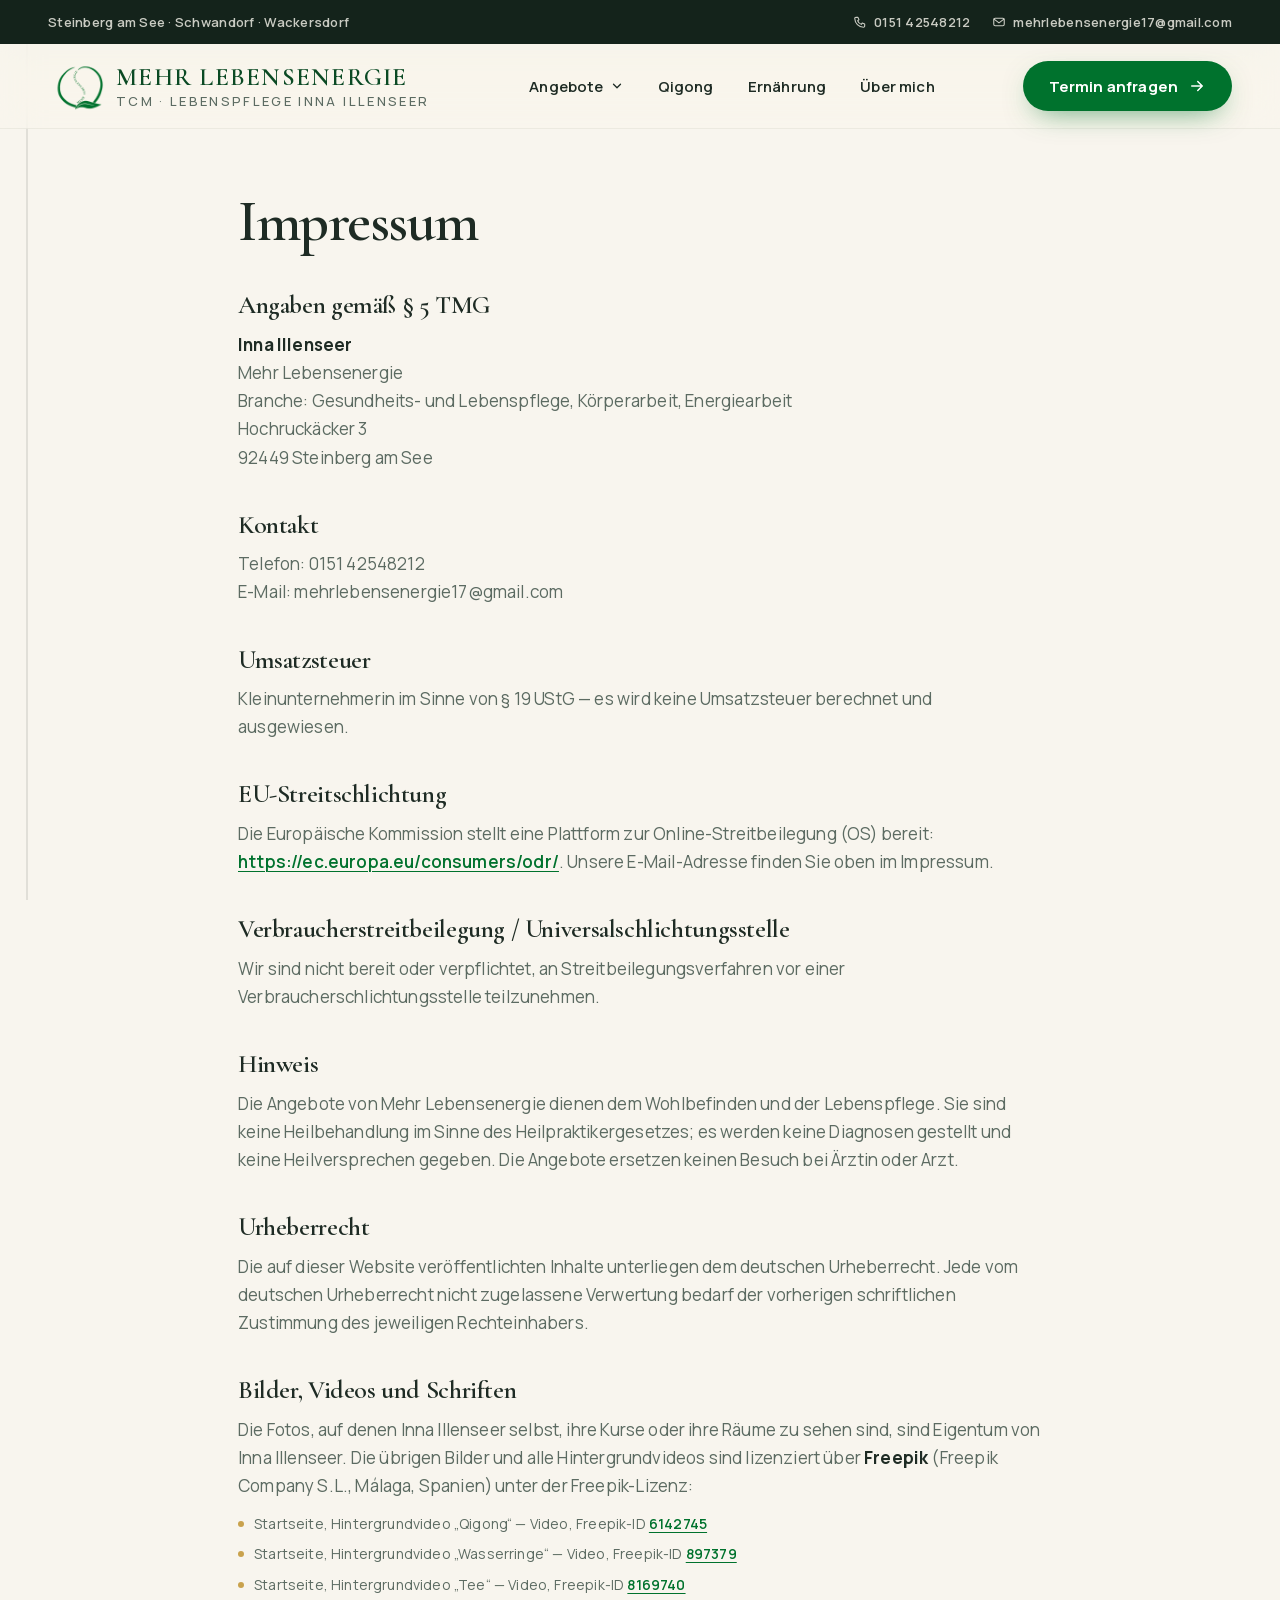
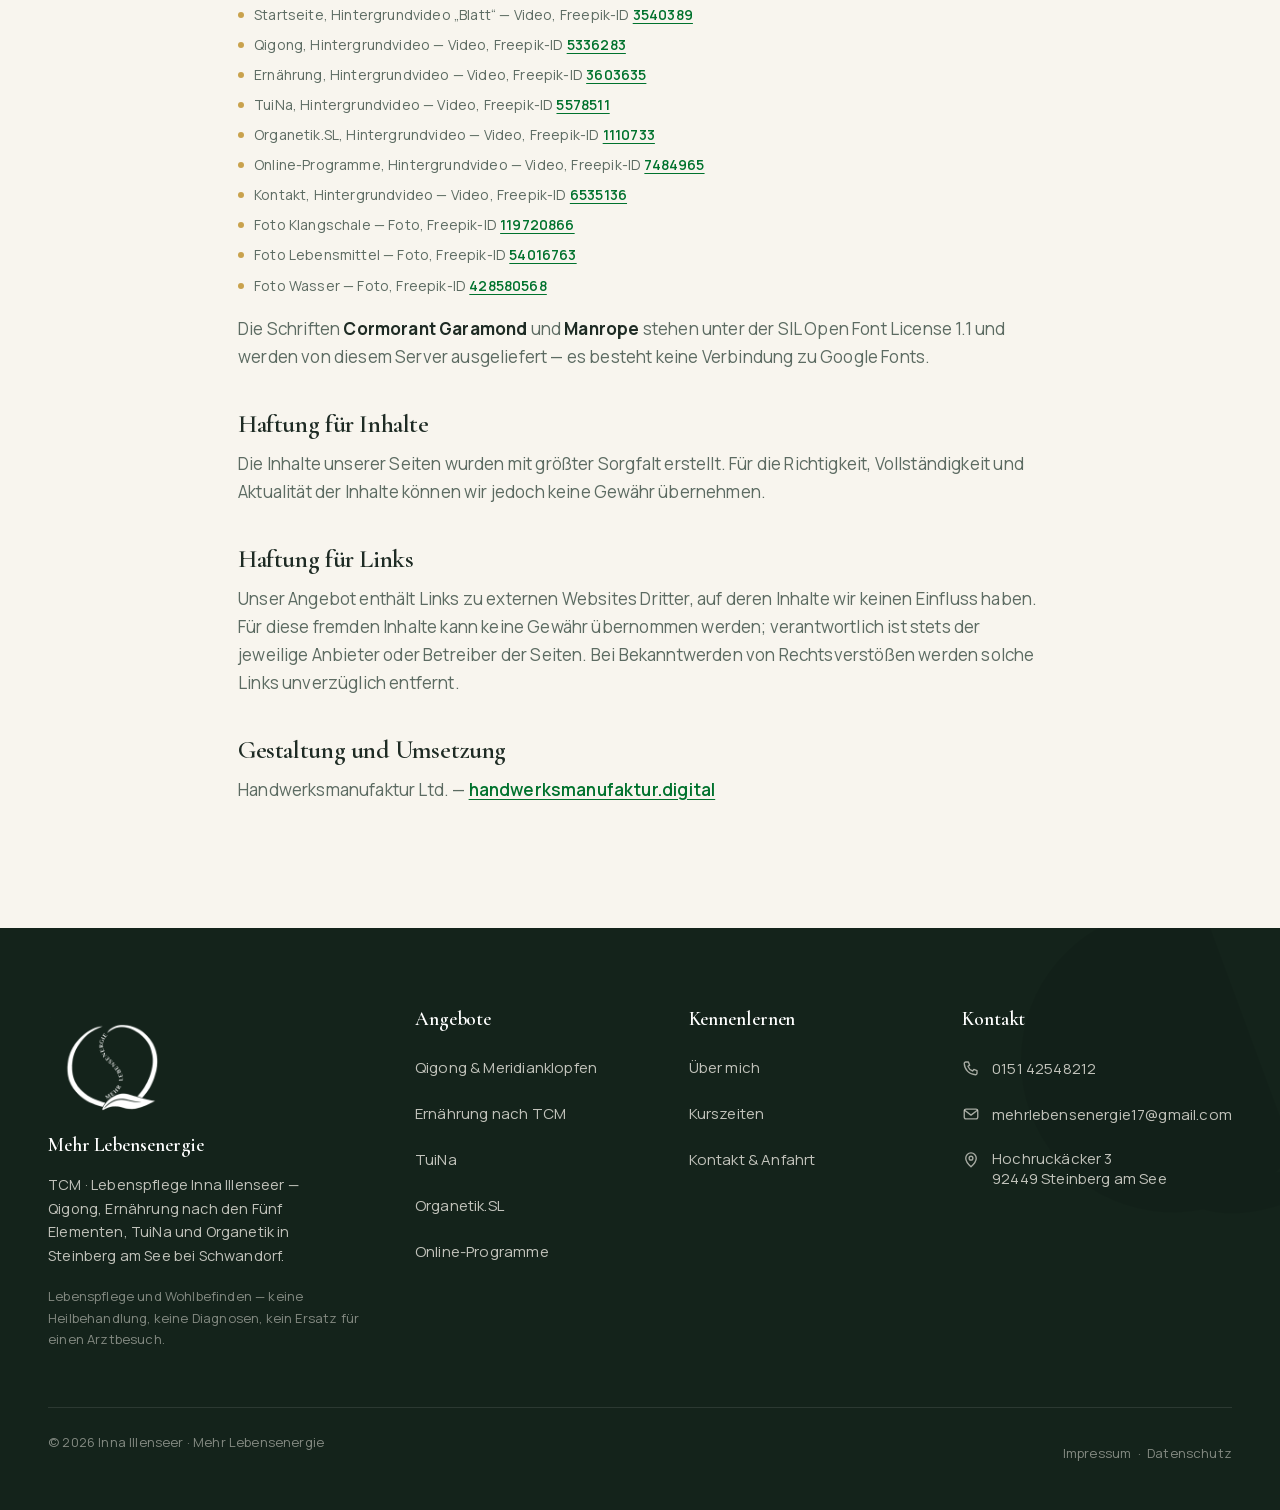
<file: impressum.html>
<!DOCTYPE html>
<html lang="de" class="kein-js">
<head>
<meta charset="UTF-8">
<meta name="viewport" content="width=device-width, initial-scale=1.0">
<title>Impressum | Mehr Lebensenergie</title>
<meta name="description" content="Impressum von Inna Illenseer, Hochruckäcker 3, 92449 Steinberg am See: Anbieterkennzeichnung nach § 5 TMG, Kontakt und Umsatzsteuer.">
<link rel="canonical" href="https://mehrlebensenergie-praxis.de/impressum">
<meta name="robots" content="index, follow, max-image-preview:large">
<meta name="author" content="Inna Illenseer">
<meta property="og:site_name" content="Mehr Lebensenergie">
<meta property="og:locale" content="de_DE">
<meta property="og:url" content="https://mehrlebensenergie-praxis.de/impressum">
<meta property="og:title" content="Impressum | Mehr Lebensenergie">
<meta property="og:description" content="Impressum von Inna Illenseer, Hochruckäcker 3, 92449 Steinberg am See: Anbieterkennzeichnung nach § 5 TMG, Kontakt und Umsatzsteuer.">
<meta property="og:type" content="website">
<meta property="og:image" content="https://mehrlebensenergie-praxis.de/assets/img/og.jpg">
<meta property="og:image:alt" content="Mehr Lebensenergie — TCM · Lebenspflege Inna Illenseer in Steinberg am See">
<meta name="twitter:card" content="summary_large_image">
<meta name="theme-color" content="#14231B">
<link rel="icon" type="image/png" sizes="512x512" href="assets/img/favicon.png">
<link rel="apple-touch-icon" href="assets/img/favicon.png">
<link rel="preload" href="assets/font/manrope-500-latin.woff2" as="font" type="font/woff2" crossorigin>
<link rel="preload" href="assets/font/cormorant-garamond-600-latin.woff2" as="font" type="font/woff2" crossorigin>
<link rel="stylesheet" href="assets/schriften.css">
<link rel="stylesheet" href="styles.css">
<script type="application/ld+json">{"@context": "https://schema.org", "@type": "HealthAndBeautyBusiness", "name": "Mehr Lebensenergie — TCM · Lebenspflege Inna Illenseer", "alternateName": "TCM · Lebenspflege Inna Illenseer", "url": "https://mehrlebensenergie-praxis.de/", "telephone": "+49 151 42548212", "email": "mehrlebensenergie17@gmail.com", "image": "https://mehrlebensenergie-praxis.de/assets/img/og.jpg", "founder": {"@type": "Person", "name": "Inna Illenseer"}, "address": {"@type": "PostalAddress", "streetAddress": "Hochruckäcker 3", "postalCode": "92449", "addressLocality": "Steinberg am See", "addressRegion": "Bayern", "addressCountry": "DE"}, "geo": {"@type": "GeoCoordinates", "latitude": 49.27, "longitude": 12.18}, "areaServed": [{"@type": "City", "name": "Steinberg am See"}, {"@type": "City", "name": "Wackersdorf"}, {"@type": "City", "name": "Schwandorf"}, {"@type": "City", "name": "Burglengenfeld"}, {"@type": "City", "name": "Nittenau"}, {"@type": "City", "name": "Bodenwöhr"}, {"@type": "City", "name": "Neunburg vorm Wald"}, {"@type": "City", "name": "Nabburg"}, {"@type": "City", "name": "Maxhütte-Haidhof"}, {"@type": "City", "name": "Regensburg"}], "knowsAbout": ["Qigong", "Meridianklopfen", "Ernährung nach den Fünf Elementen", "TuiNa", "Organetik", "Traditionelle Chinesische Medizin"]}</script><script type="application/ld+json">{"@context": "https://schema.org", "@type": "BreadcrumbList", "itemListElement": [{"@type": "ListItem", "position": 1, "name": "Start", "item": "https://mehrlebensenergie-praxis.de/"}, {"@type": "ListItem", "position": 2, "name": "Impressum", "item": "https://mehrlebensenergie-praxis.de/impressum"}]}</script>
<script>try{if(sessionStorage.getItem('ille-wipe')){document.documentElement.classList.add('ankunft');sessionStorage.removeItem('ille-wipe')}}catch(e){}</script>
</head>
<body>
<div class="wisch" aria-hidden="true"></div>
<div class="cursor" aria-hidden="true"></div>
<div class="meridian" aria-hidden="true"><div class="bahn"></div><div class="fluss"></div></div>

<header>
  <div class="topbar"><div class="wrap">
    <span class="links">Steinberg am See · Schwandorf · Wackersdorf</span>
    <div class="rechts"><a href="tel:+4915142548212"><svg viewBox="0 0 24 24" aria-hidden="true" class=""><path d="M5 4h3.5l1.7 4.2-2.2 1.6a10 10 0 0 0 6.2 6.2l1.6-2.2L20 15.5V19a2 2 0 0 1-2.1 2A15.5 15.5 0 0 1 3 6.1 2 2 0 0 1 5 4z"/></svg>0151 42548212</a><a href="mailto:mehrlebensenergie17@gmail.com"><svg viewBox="0 0 24 24" aria-hidden="true" class=""><rect x="3" y="5.5" width="18" height="13" rx="2.5"/><path d="m3.5 7 8.5 6.5L20.5 7"/></svg>mehrlebensenergie17@gmail.com</a></div>
  </div></div>
  <div class="hauptzeile"><div class="wrap">
    <a class="logo" href="./" aria-label="Mehr Lebensenergie — Startseite"><img decoding="async" src="assets/opt/img-logo-480.webp" alt="Logo Mehr Lebensenergie — TCM · Lebenspflege Inna Illenseer, Steinberg am See" width="56" height="56"><b>Mehr Lebens&shy;energie<small>TCM · Lebenspflege <br class="mb">Inna Illenseer</small></b></a>
    <nav class="haupt" aria-label="Hauptmenü"><ul><li class="hat-menu"><a href="leistungen" aria-haspopup="true">Angebote<svg class="pfeil-klein" viewBox="0 0 24 24" width="14" height="14" aria-hidden="true"><path d="M6 9l6 6 6-6"/></svg></a><div class="drop" aria-label="Angebote"><div class="drop-raster"><a class="drop-eintrag" href="qigong"><span class="ic"><svg viewBox="0 0 24 24" aria-hidden="true" class=""><path d="M12 4c-3 3-3 6 0 8 3-2 3-5 0-8z"/><path d="M12 12c-4 0-7 2-8 6 4 1 7-1 8-6zM12 12c4 0 7 2 8 6-4 1-7-1-8-6z"/></svg></span><span><b>Qigong &amp; Meridianklopfen</b><small>Kurse in Wackersdorf, Einzelstunden</small></span></a><a class="drop-eintrag" href="ernaehrung"><span class="ic"><svg viewBox="0 0 24 24" aria-hidden="true" class=""><path d="M12 8c-3-2-7 0-7 4.5S8 21 10 21c1 0 1.5-.5 2-.5s1 .5 2 .5c2 0 5-4 5-8.5S15 6 12 8z"/><path d="M12 8c0-2 1-3.5 3-4"/></svg></span><span><b>Ernährung nach TCM</b><small>Fünf Elemente auf dem Teller</small></span></a><a class="drop-eintrag" href="tuina"><span class="ic"><svg viewBox="0 0 24 24" aria-hidden="true" class=""><path d="M8 12V6.5a1.5 1.5 0 0 1 3 0V11M11 10V5a1.5 1.5 0 0 1 3 0v6M14 10.5V6.5a1.5 1.5 0 0 1 3 0V13M17 12.5a1.5 1.5 0 0 1 3 0V15a6 6 0 0 1-6 6h-2a6 6 0 0 1-6-6v-3a1.5 1.5 0 0 1 3 0"/></svg></span><span><b>TuiNa</b><small>Traditionelle chinesische Körperarbeit</small></span></a><a class="drop-eintrag" href="organetik"><span class="ic"><svg viewBox="0 0 24 24" aria-hidden="true" class=""><path d="M3 9c2-2 4-2 6 0s4 2 6 0 4-2 6 0"/><path d="M3 15c2-2 4-2 6 0s4 2 6 0 4-2 6 0"/></svg></span><span><b>Organetik.SL</b><small>Bekleidet, ohne Strom, in Ruhe</small></span></a><a class="drop-eintrag" href="programme"><span class="ic"><svg viewBox="0 0 24 24" aria-hidden="true" class=""><rect x="4" y="5" width="16" height="11" rx="2"/><path d="M2 19h20"/></svg></span><span><b>Online-Programme</b><small>In Vorbereitung — Warteliste</small></span></a></div><a class="drop-alle" href="leistungen">Alle Angebote im Überblick<svg viewBox="0 0 24 24" aria-hidden="true" class=""><path d="M5 12h14M13 6l6 6-6 6"/></svg></a></div></li><li><a href="qigong">Qigong</a></li><li><a href="ernaehrung">Ernährung</a></li><li><a href="ueber-mich">Über mich</a></li></ul></nav>
    <div class="header-cta"><a class="btn btn-gruen" href="kontakt"><span>Termin anfragen</span><svg viewBox="0 0 24 24" aria-hidden="true" class=""><path d="M5 12h14M13 6l6 6-6 6"/></svg></a><button class="menu-knopf" aria-label="Menü öffnen" aria-expanded="false" aria-controls="menu"><span></span></button></div>
  </div></div>
</header>
<div class="menu-flaeche" id="menu" hidden>
  <ul><li><a href="./">Start</a></li><li><a href="leistungen">Angebote</a></li><li><a href="qigong">Qigong</a></li><li><a href="ernaehrung">Ernährung</a></li><li><a href="tuina">TuiNa</a></li><li><a href="organetik">Organetik</a></li><li><a href="programme">Online-Programme</a></li><li><a href="ueber-mich">Über mich</a></li><li><a href="kontakt">Termin anfragen</a></li></ul>
  <div class="unten"><a href="tel:+4915142548212">0151 42548212</a><a href="mailto:mehrlebensenergie17@gmail.com">mehrlebensenergie17@gmail.com</a><span>Hochruckäcker 3 · 92449 Steinberg am See</span></div>
  <div class="menu-qi"><svg viewBox="0 0 400 400" aria-hidden="true" class=""><path class="kreis" pathLength="1" d="M236 46 A160 160 0 1 0 330 300"/><path class="qi" pathLength="1" d="M212 52 C140 120 262 200 200 268 C176 296 190 336 236 352"/><path class="blatt" d="M226 356 C258 318 320 314 366 326 C330 358 268 374 226 356 z"/><path class="qi" pathLength="1" d="M236 352 C270 342 310 336 348 330" style="stroke-width:2;opacity:.8"/></svg></div>
</div>
<main>
<section class="textseite"><div class="wrap"><h1>Impressum</h1>
<h2>Angaben gemäß § 5 TMG</h2>
<p><b>Inna Illenseer</b><br>Mehr Lebensenergie<br>Branche: Gesundheits- und Lebenspflege, Körperarbeit, Energiearbeit<br>Hochruckäcker 3<br>92449 Steinberg am See</p>
<h2>Kontakt</h2><p>Telefon: 0151 42548212<br>E-Mail: mehrlebensenergie17@gmail.com</p>
<h2>Umsatzsteuer</h2><p>Kleinunternehmerin im Sinne von § 19 UStG — es wird keine Umsatzsteuer berechnet und ausgewiesen.</p>
<h2>EU-Streitschlichtung</h2><p>Die Europäische Kommission stellt eine Plattform zur Online-Streitbeilegung (OS) bereit: <a href="https://ec.europa.eu/consumers/odr/" target="_blank" rel="noopener">https://ec.europa.eu/consumers/odr/</a>. Unsere E-Mail-Adresse finden Sie oben im Impressum.</p>
<h2>Verbraucherstreitbeilegung / Universalschlichtungsstelle</h2><p>Wir sind nicht bereit oder verpflichtet, an Streitbeilegungsverfahren vor einer Verbraucherschlichtungsstelle teilzunehmen.</p>
<h2>Hinweis</h2><p>Die Angebote von Mehr Lebensenergie dienen dem Wohlbefinden und der Lebenspflege. Sie sind keine Heilbehandlung im Sinne des Heilpraktikergesetzes; es werden keine Diagnosen gestellt und keine Heilversprechen gegeben. Die Angebote ersetzen keinen Besuch bei Ärztin oder Arzt.</p>
<h2>Urheberrecht</h2><p>Die auf dieser Website veröffentlichten Inhalte unterliegen dem deutschen Urheberrecht. Jede vom deutschen Urheberrecht nicht zugelassene Verwertung bedarf der vorherigen schriftlichen Zustimmung des jeweiligen Rechteinhabers.</p>
<h2>Bilder, Videos und Schriften</h2>
<p>Die Fotos, auf denen Inna Illenseer selbst, ihre Kurse oder ihre Räume zu sehen sind, sind Eigentum von Inna Illenseer. Die übrigen Bilder und alle Hintergrundvideos sind lizenziert über <b>Freepik</b> (Freepik Company S.L., Málaga, Spanien) unter der Freepik-Lizenz:</p>
<ul class="nachweise"><li>Startseite, Hintergrundvideo „Qigong“ — Video, Freepik-ID <a href="https://www.freepik.com/video/6142745" target="_blank" rel="noopener nofollow">6142745</a></li><li>Startseite, Hintergrundvideo „Wasserringe“ — Video, Freepik-ID <a href="https://www.freepik.com/video/897379" target="_blank" rel="noopener nofollow">897379</a></li><li>Startseite, Hintergrundvideo „Tee“ — Video, Freepik-ID <a href="https://www.freepik.com/video/8169740" target="_blank" rel="noopener nofollow">8169740</a></li><li>Startseite, Hintergrundvideo „Blatt“ — Video, Freepik-ID <a href="https://www.freepik.com/video/3540389" target="_blank" rel="noopener nofollow">3540389</a></li><li>Qigong, Hintergrundvideo — Video, Freepik-ID <a href="https://www.freepik.com/video/5336283" target="_blank" rel="noopener nofollow">5336283</a></li><li>Ernährung, Hintergrundvideo — Video, Freepik-ID <a href="https://www.freepik.com/video/3603635" target="_blank" rel="noopener nofollow">3603635</a></li><li>TuiNa, Hintergrundvideo — Video, Freepik-ID <a href="https://www.freepik.com/video/5578511" target="_blank" rel="noopener nofollow">5578511</a></li><li>Organetik.SL, Hintergrundvideo — Video, Freepik-ID <a href="https://www.freepik.com/video/1110733" target="_blank" rel="noopener nofollow">1110733</a></li><li>Online-Programme, Hintergrundvideo — Video, Freepik-ID <a href="https://www.freepik.com/video/7484965" target="_blank" rel="noopener nofollow">7484965</a></li><li>Kontakt, Hintergrundvideo — Video, Freepik-ID <a href="https://www.freepik.com/video/6535136" target="_blank" rel="noopener nofollow">6535136</a></li><li>Foto Klangschale — Foto, Freepik-ID <a href="https://www.freepik.com/photo/119720866" target="_blank" rel="noopener nofollow">119720866</a></li><li>Foto Lebensmittel — Foto, Freepik-ID <a href="https://www.freepik.com/photo/54016763" target="_blank" rel="noopener nofollow">54016763</a></li><li>Foto Wasser — Foto, Freepik-ID <a href="https://www.freepik.com/photo/428580568" target="_blank" rel="noopener nofollow">428580568</a></li></ul>
<p>Die Schriften <b>Cormorant Garamond</b> und <b>Manrope</b> stehen unter der SIL Open Font License 1.1 und werden von diesem Server ausgeliefert — es besteht keine Verbindung zu Google Fonts.</p>
<h2>Haftung für Inhalte</h2><p>Die Inhalte unserer Seiten wurden mit größter Sorgfalt erstellt. Für die Richtigkeit, Vollständigkeit und Aktualität der Inhalte können wir jedoch keine Gewähr übernehmen.</p>
<h2>Haftung für Links</h2><p>Unser Angebot enthält Links zu externen Websites Dritter, auf deren Inhalte wir keinen Einfluss haben. Für diese fremden Inhalte kann keine Gewähr übernommen werden; verantwortlich ist stets der jeweilige Anbieter oder Betreiber der Seiten. Bei Bekanntwerden von Rechtsverstößen werden solche Links unverzüglich entfernt.</p>
<h2>Gestaltung und Umsetzung</h2><p>Handwerksmanufaktur Ltd. — <a href="https://handwerksmanufaktur.digital" target="_blank" rel="noopener">handwerksmanufaktur.digital</a></p></div></section></main>
<footer>
  <div class="qi-deko"><svg viewBox="0 0 400 400" aria-hidden="true" class=""><path class="kreis" pathLength="1" d="M236 46 A160 160 0 1 0 330 300"/><path class="qi" pathLength="1" d="M212 52 C140 120 262 200 200 268 C176 296 190 336 236 352"/><path class="blatt" d="M226 356 C258 318 320 314 366 326 C330 358 268 374 226 356 z"/><path class="qi" pathLength="1" d="M236 352 C270 342 310 336 348 330" style="stroke-width:2;opacity:.8"/></svg></div>
  <div class="wrap">
    <div class="fuss">
      <div><img fetchpriority="low" decoding="async" src="assets/opt/img-logo-weiss-480.webp" alt="Logo Mehr Lebensenergie, weiß" width="112" height="112" class="fuss-logo"><h3>Mehr Lebensenergie</h3><p>TCM · Lebenspflege Inna Illenseer — Qigong, Ernährung nach den Fünf Elementen, TuiNa und Organetik in Steinberg am See bei Schwandorf.</p><p class="hinweis-fuss">Lebenspflege und Wohlbefinden — keine Heilbehandlung, keine Diagnosen, kein Ersatz für einen Arztbesuch.</p></div>
      <div><h3>Angebote</h3><ul><li><a href="qigong">Qigong &amp; Meridianklopfen</a></li><li><a href="ernaehrung">Ernährung nach TCM</a></li><li><a href="tuina">TuiNa</a></li><li><a href="organetik">Organetik.SL</a></li><li><a href="programme">Online-Programme</a></li></ul></div>
      <div><h3>Kennenlernen</h3><ul><li><a href="ueber-mich">Über mich</a></li><li><a href="qigong#kurse">Kurszeiten</a></li><li><a href="kontakt">Kontakt &amp; Anfahrt</a></li></ul></div>
      <div><h3>Kontakt</h3><ul class="kontakt-liste"><li><a href="tel:+4915142548212"><svg viewBox="0 0 24 24" aria-hidden="true" class=""><path d="M5 4h3.5l1.7 4.2-2.2 1.6a10 10 0 0 0 6.2 6.2l1.6-2.2L20 15.5V19a2 2 0 0 1-2.1 2A15.5 15.5 0 0 1 3 6.1 2 2 0 0 1 5 4z"/></svg><span>0151 42548212</span></a></li><li><a href="mailto:mehrlebensenergie17@gmail.com"><svg viewBox="0 0 24 24" aria-hidden="true" class=""><rect x="3" y="5.5" width="18" height="13" rx="2.5"/><path d="m3.5 7 8.5 6.5L20.5 7"/></svg><span>mehrlebensenergie17@gmail.com</span></a></li><li><a href="kontakt#anfahrt"><svg viewBox="0 0 24 24" aria-hidden="true" class=""><path d="M12 21s-7-6.4-7-11.5a7 7 0 0 1 14 0C19 14.6 12 21 12 21z"/><circle cx="12" cy="9.5" r="2.5"/></svg><span>Hochruckäcker 3<br>92449 Steinberg am See</span></a></li></ul></div>
    </div>
    <div class="fuss-unten"><span>© 2026 Inna Illenseer · Mehr Lebensenergie</span><span><a href="impressum">Impressum</a> &nbsp;·&nbsp; <a href="datenschutz">Datenschutz</a></span></div>
  </div>
</footer>
<script src="main.js"></script>
</body>
</html>
</file>
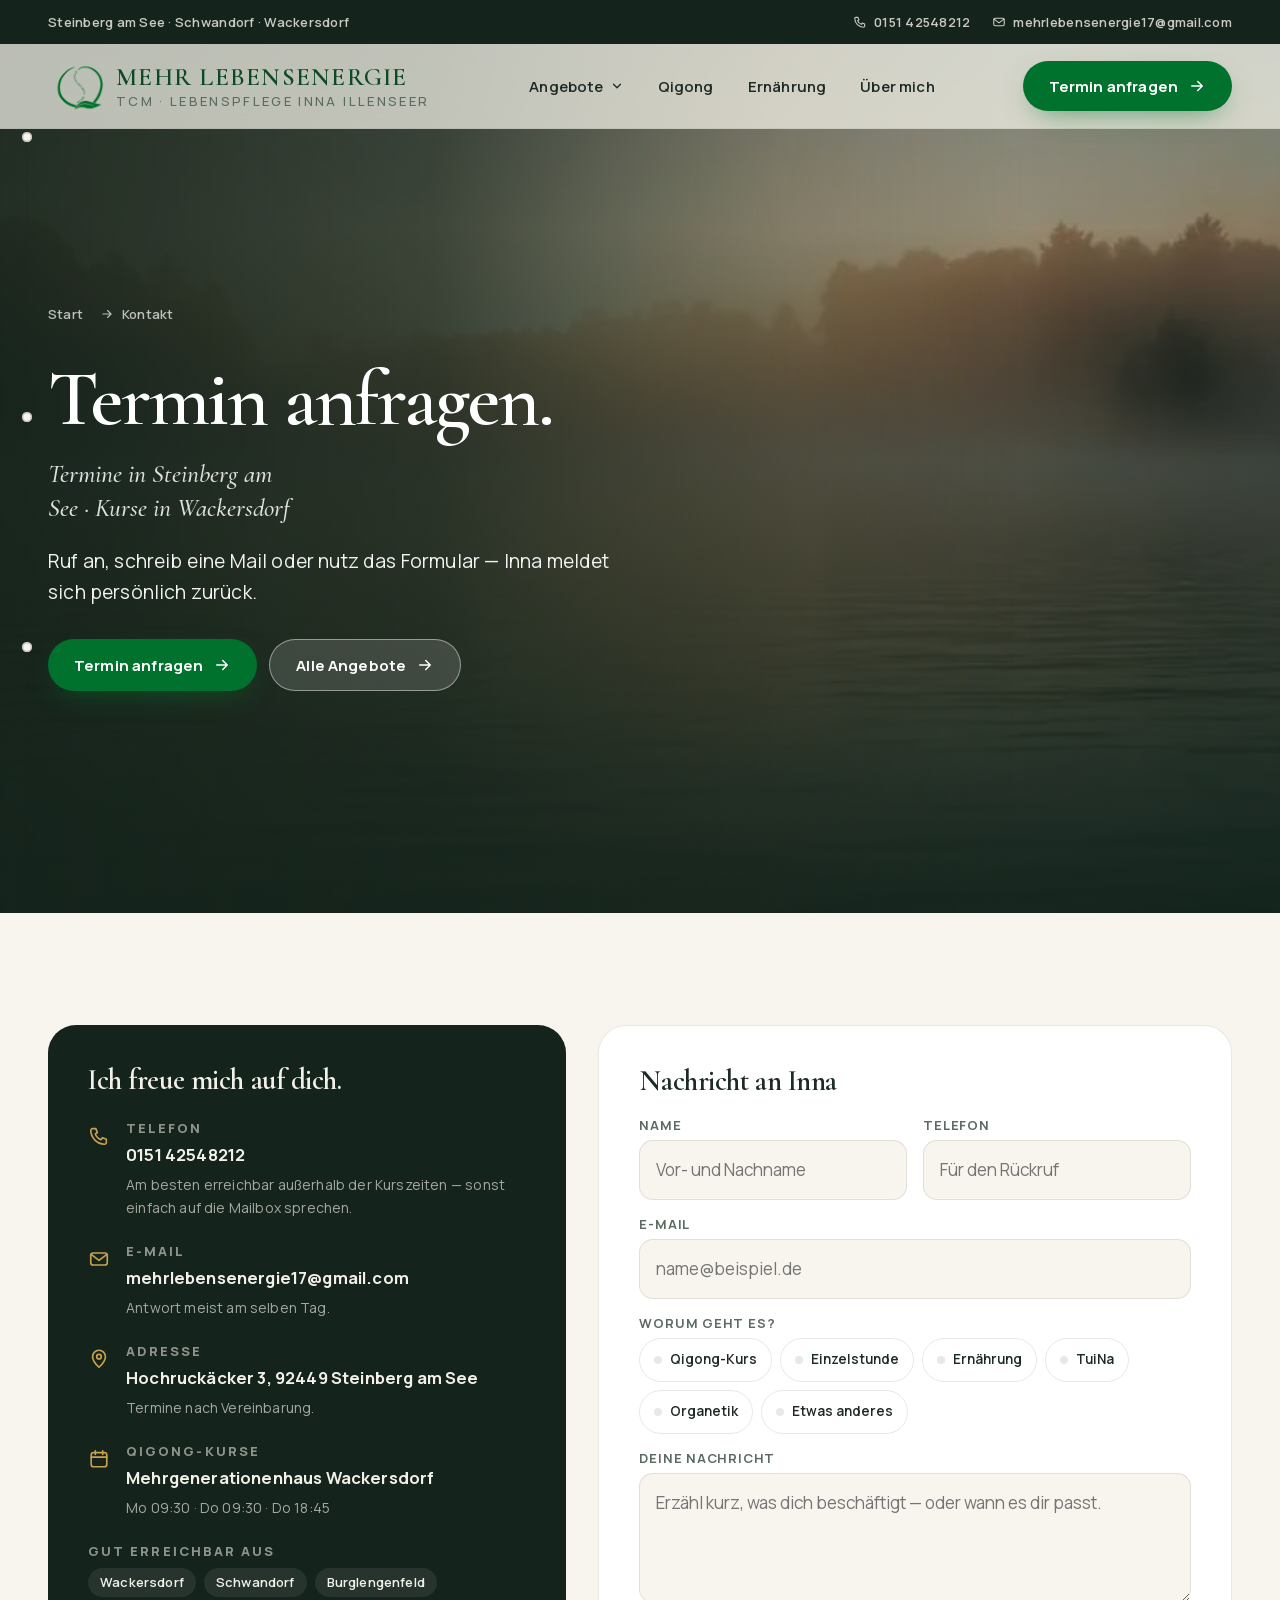
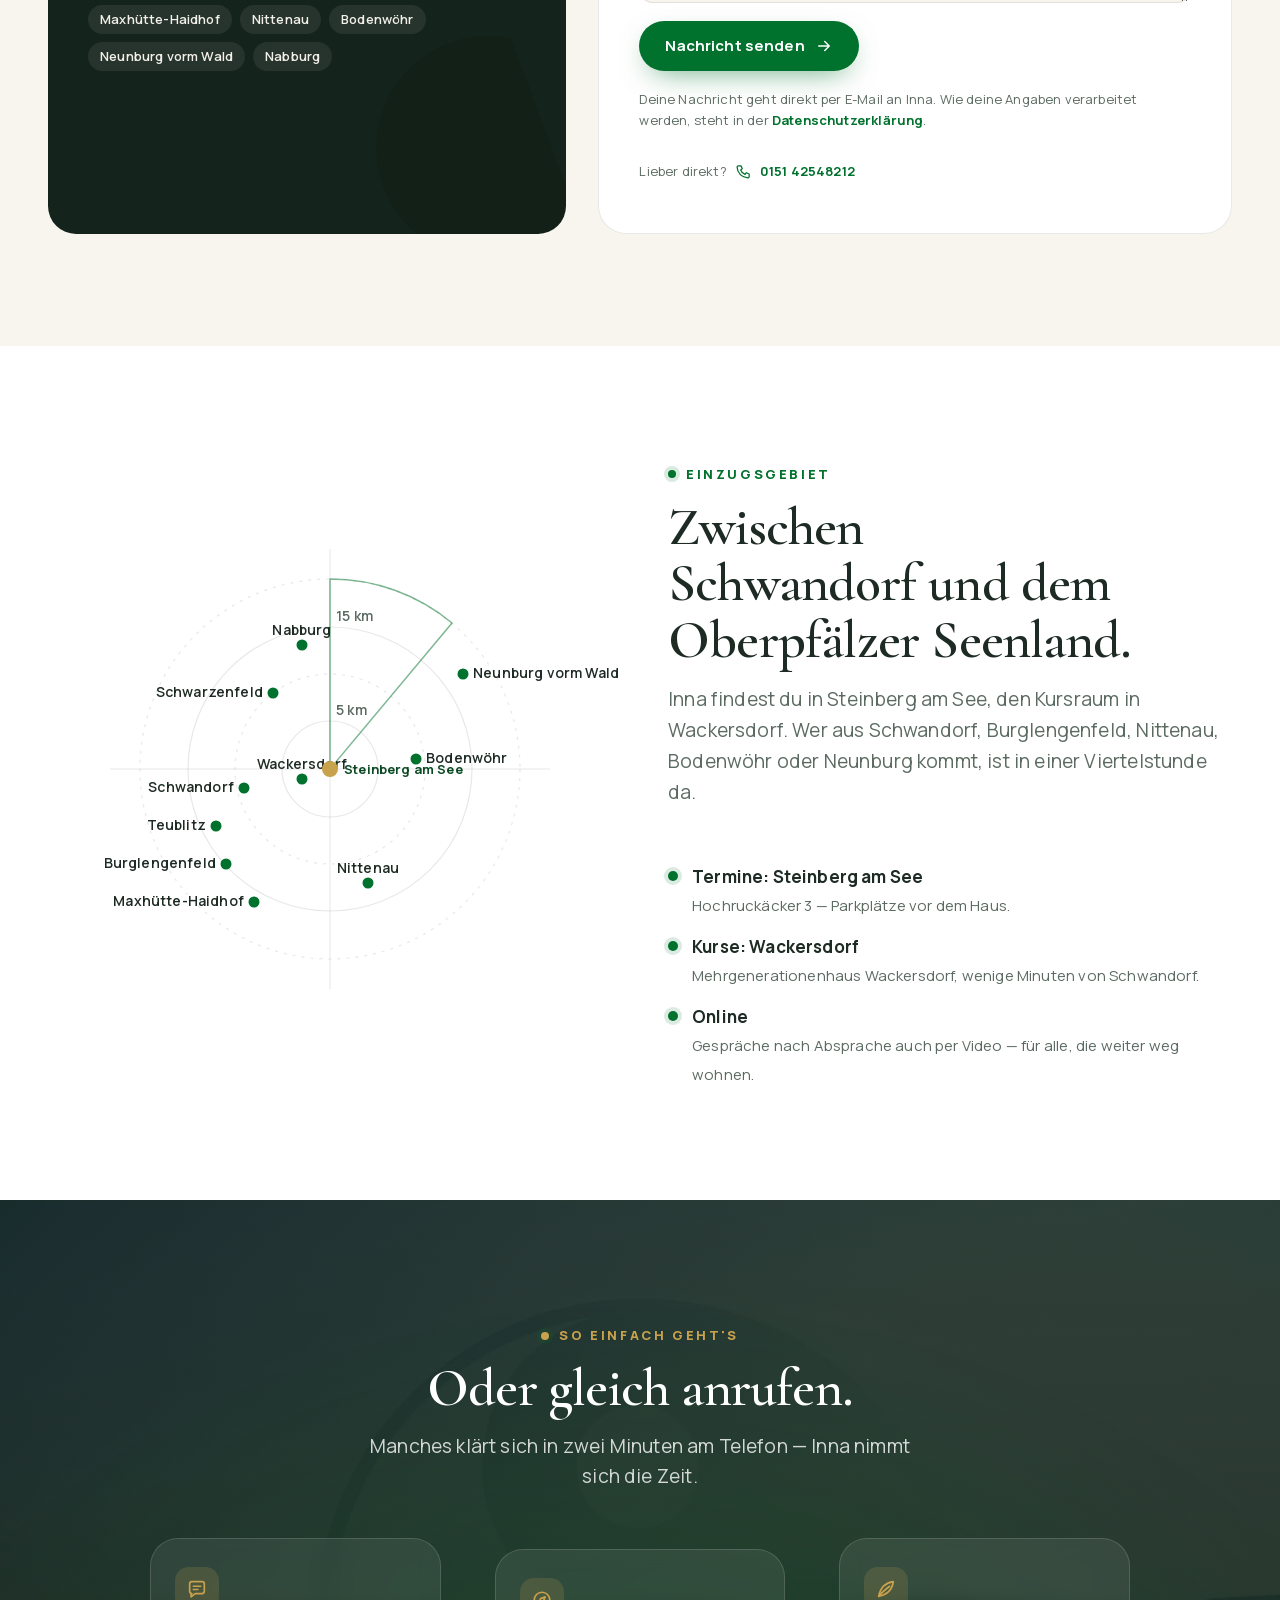
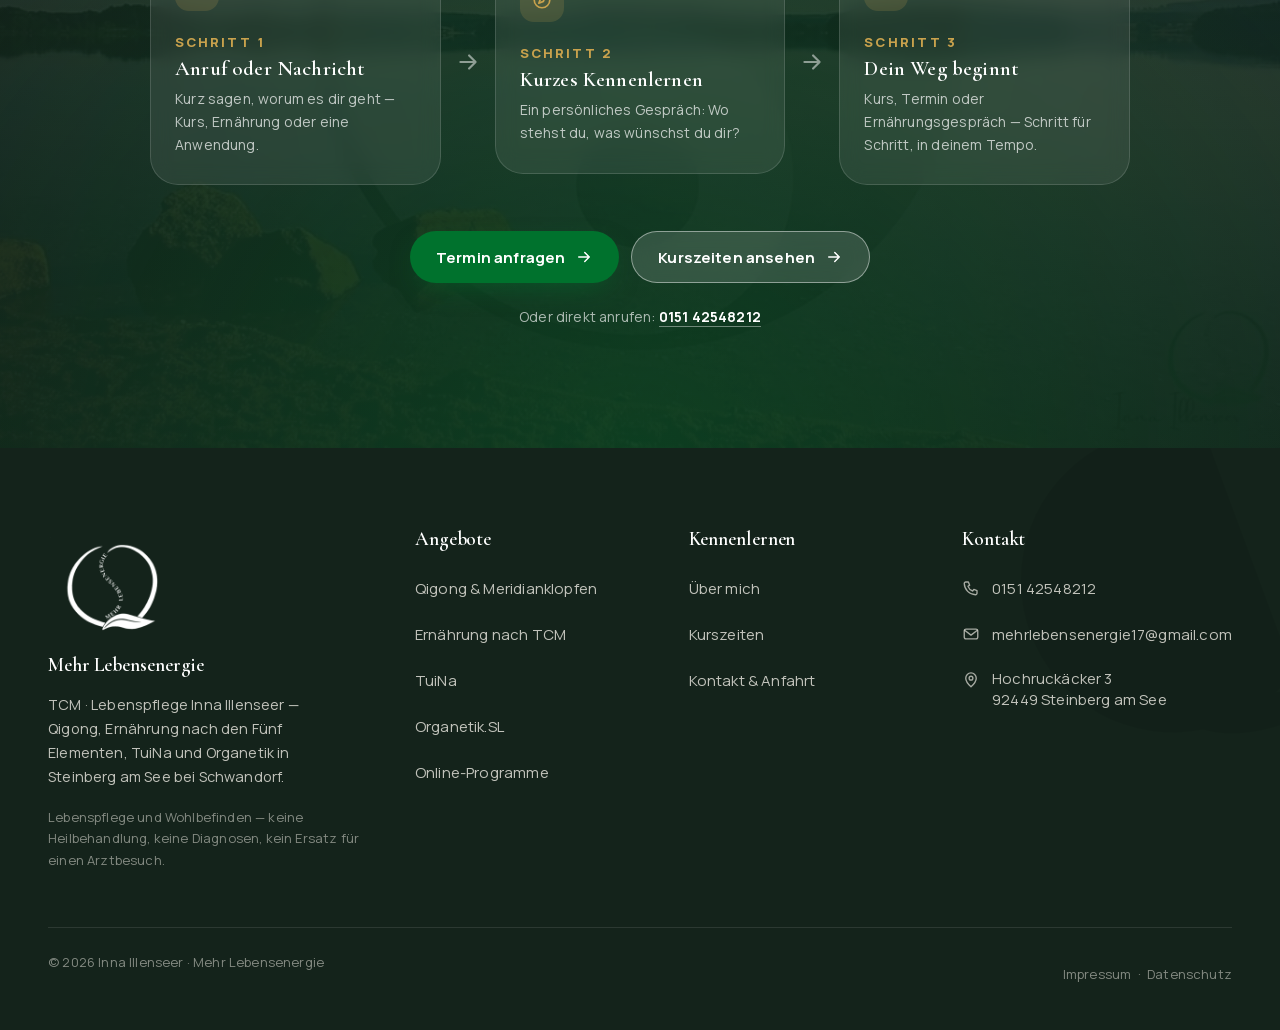
<file: kontakt.html>
<!DOCTYPE html>
<html lang="de" class="kein-js">
<head>
<meta charset="UTF-8">
<meta name="viewport" content="width=device-width, initial-scale=1.0">
<title>Kontakt &amp; Anfahrt — Inna Illenseer, Steinberg am See</title>
<meta name="description" content="Termin anfragen bei Mehr Lebensenergie: Telefon, E-Mail oder Formular. Termine in Steinberg am See, Qigong-Kurse im Mehrgenerationenhaus Wackersdorf.">
<link rel="canonical" href="https://mehrlebensenergie-praxis.de/kontakt">
<meta name="robots" content="index, follow, max-image-preview:large">
<meta name="author" content="Inna Illenseer">
<meta property="og:site_name" content="Mehr Lebensenergie">
<meta property="og:locale" content="de_DE">
<meta property="og:url" content="https://mehrlebensenergie-praxis.de/kontakt">
<meta property="og:title" content="Kontakt &amp; Anfahrt — Inna Illenseer, Steinberg am See">
<meta property="og:description" content="Termin anfragen bei Mehr Lebensenergie: Telefon, E-Mail oder Formular. Termine in Steinberg am See, Qigong-Kurse im Mehrgenerationenhaus Wackersdorf.">
<meta property="og:type" content="website">
<meta property="og:image" content="https://mehrlebensenergie-praxis.de/assets/img/og.jpg">
<meta property="og:image:alt" content="Mehr Lebensenergie — TCM · Lebenspflege Inna Illenseer in Steinberg am See">
<meta name="twitter:card" content="summary_large_image">
<meta name="theme-color" content="#14231B">
<link rel="icon" type="image/png" sizes="512x512" href="assets/img/favicon.png">
<link rel="apple-touch-icon" href="assets/img/favicon.png">
<link rel="preload" href="assets/font/manrope-500-latin.woff2" as="font" type="font/woff2" crossorigin>
<link rel="preload" href="assets/font/cormorant-garamond-600-latin.woff2" as="font" type="font/woff2" crossorigin>
<link rel="stylesheet" href="assets/schriften.css">
<link rel="stylesheet" href="styles.css">
<script type="application/ld+json">{"@context": "https://schema.org", "@type": "HealthAndBeautyBusiness", "name": "Mehr Lebensenergie — TCM · Lebenspflege Inna Illenseer", "alternateName": "TCM · Lebenspflege Inna Illenseer", "url": "https://mehrlebensenergie-praxis.de/", "telephone": "+49 151 42548212", "email": "mehrlebensenergie17@gmail.com", "image": "https://mehrlebensenergie-praxis.de/assets/img/og.jpg", "founder": {"@type": "Person", "name": "Inna Illenseer"}, "address": {"@type": "PostalAddress", "streetAddress": "Hochruckäcker 3", "postalCode": "92449", "addressLocality": "Steinberg am See", "addressRegion": "Bayern", "addressCountry": "DE"}, "geo": {"@type": "GeoCoordinates", "latitude": 49.27, "longitude": 12.18}, "areaServed": [{"@type": "City", "name": "Steinberg am See"}, {"@type": "City", "name": "Wackersdorf"}, {"@type": "City", "name": "Schwandorf"}, {"@type": "City", "name": "Burglengenfeld"}, {"@type": "City", "name": "Nittenau"}, {"@type": "City", "name": "Bodenwöhr"}, {"@type": "City", "name": "Neunburg vorm Wald"}, {"@type": "City", "name": "Nabburg"}, {"@type": "City", "name": "Maxhütte-Haidhof"}, {"@type": "City", "name": "Regensburg"}], "knowsAbout": ["Qigong", "Meridianklopfen", "Ernährung nach den Fünf Elementen", "TuiNa", "Organetik", "Traditionelle Chinesische Medizin"]}</script><script type="application/ld+json">{"@context": "https://schema.org", "@type": "BreadcrumbList", "itemListElement": [{"@type": "ListItem", "position": 1, "name": "Start", "item": "https://mehrlebensenergie-praxis.de/"}, {"@type": "ListItem", "position": 2, "name": "Kontakt & Anfahrt", "item": "https://mehrlebensenergie-praxis.de/kontakt"}]}</script>
<script>try{if(sessionStorage.getItem('ille-wipe')){document.documentElement.classList.add('ankunft');sessionStorage.removeItem('ille-wipe')}}catch(e){}</script>
</head>
<body>
<div class="wisch" aria-hidden="true"></div>
<div class="cursor" aria-hidden="true"></div>
<div class="meridian" aria-hidden="true"><div class="bahn"></div><div class="fluss"></div></div>

<header>
  <div class="topbar"><div class="wrap">
    <span class="links">Steinberg am See · Schwandorf · Wackersdorf</span>
    <div class="rechts"><a href="tel:+4915142548212"><svg viewBox="0 0 24 24" aria-hidden="true" class=""><path d="M5 4h3.5l1.7 4.2-2.2 1.6a10 10 0 0 0 6.2 6.2l1.6-2.2L20 15.5V19a2 2 0 0 1-2.1 2A15.5 15.5 0 0 1 3 6.1 2 2 0 0 1 5 4z"/></svg>0151 42548212</a><a href="mailto:mehrlebensenergie17@gmail.com"><svg viewBox="0 0 24 24" aria-hidden="true" class=""><rect x="3" y="5.5" width="18" height="13" rx="2.5"/><path d="m3.5 7 8.5 6.5L20.5 7"/></svg>mehrlebensenergie17@gmail.com</a></div>
  </div></div>
  <div class="hauptzeile"><div class="wrap">
    <a class="logo" href="./" aria-label="Mehr Lebensenergie — Startseite"><img decoding="async" src="assets/opt/img-logo-480.webp" alt="Logo Mehr Lebensenergie — TCM · Lebenspflege Inna Illenseer, Steinberg am See" width="56" height="56"><b>Mehr Lebens&shy;energie<small>TCM · Lebenspflege <br class="mb">Inna Illenseer</small></b></a>
    <nav class="haupt" aria-label="Hauptmenü"><ul><li class="hat-menu"><a href="leistungen" aria-haspopup="true">Angebote<svg class="pfeil-klein" viewBox="0 0 24 24" width="14" height="14" aria-hidden="true"><path d="M6 9l6 6 6-6"/></svg></a><div class="drop" aria-label="Angebote"><div class="drop-raster"><a class="drop-eintrag" href="qigong"><span class="ic"><svg viewBox="0 0 24 24" aria-hidden="true" class=""><path d="M12 4c-3 3-3 6 0 8 3-2 3-5 0-8z"/><path d="M12 12c-4 0-7 2-8 6 4 1 7-1 8-6zM12 12c4 0 7 2 8 6-4 1-7-1-8-6z"/></svg></span><span><b>Qigong &amp; Meridianklopfen</b><small>Kurse in Wackersdorf, Einzelstunden</small></span></a><a class="drop-eintrag" href="ernaehrung"><span class="ic"><svg viewBox="0 0 24 24" aria-hidden="true" class=""><path d="M12 8c-3-2-7 0-7 4.5S8 21 10 21c1 0 1.5-.5 2-.5s1 .5 2 .5c2 0 5-4 5-8.5S15 6 12 8z"/><path d="M12 8c0-2 1-3.5 3-4"/></svg></span><span><b>Ernährung nach TCM</b><small>Fünf Elemente auf dem Teller</small></span></a><a class="drop-eintrag" href="tuina"><span class="ic"><svg viewBox="0 0 24 24" aria-hidden="true" class=""><path d="M8 12V6.5a1.5 1.5 0 0 1 3 0V11M11 10V5a1.5 1.5 0 0 1 3 0v6M14 10.5V6.5a1.5 1.5 0 0 1 3 0V13M17 12.5a1.5 1.5 0 0 1 3 0V15a6 6 0 0 1-6 6h-2a6 6 0 0 1-6-6v-3a1.5 1.5 0 0 1 3 0"/></svg></span><span><b>TuiNa</b><small>Traditionelle chinesische Körperarbeit</small></span></a><a class="drop-eintrag" href="organetik"><span class="ic"><svg viewBox="0 0 24 24" aria-hidden="true" class=""><path d="M3 9c2-2 4-2 6 0s4 2 6 0 4-2 6 0"/><path d="M3 15c2-2 4-2 6 0s4 2 6 0 4-2 6 0"/></svg></span><span><b>Organetik.SL</b><small>Bekleidet, ohne Strom, in Ruhe</small></span></a><a class="drop-eintrag" href="programme"><span class="ic"><svg viewBox="0 0 24 24" aria-hidden="true" class=""><rect x="4" y="5" width="16" height="11" rx="2"/><path d="M2 19h20"/></svg></span><span><b>Online-Programme</b><small>In Vorbereitung — Warteliste</small></span></a></div><a class="drop-alle" href="leistungen">Alle Angebote im Überblick<svg viewBox="0 0 24 24" aria-hidden="true" class=""><path d="M5 12h14M13 6l6 6-6 6"/></svg></a></div></li><li><a href="qigong">Qigong</a></li><li><a href="ernaehrung">Ernährung</a></li><li><a href="ueber-mich">Über mich</a></li></ul></nav>
    <div class="header-cta"><a class="btn btn-gruen" href="kontakt"><span>Termin anfragen</span><svg viewBox="0 0 24 24" aria-hidden="true" class=""><path d="M5 12h14M13 6l6 6-6 6"/></svg></a><button class="menu-knopf" aria-label="Menü öffnen" aria-expanded="false" aria-controls="menu"><span></span></button></div>
  </div></div>
</header>
<div class="menu-flaeche" id="menu" hidden>
  <ul><li><a href="./">Start</a></li><li><a href="leistungen">Angebote</a></li><li><a href="qigong">Qigong</a></li><li><a href="ernaehrung">Ernährung</a></li><li><a href="tuina">TuiNa</a></li><li><a href="organetik">Organetik</a></li><li><a href="programme">Online-Programme</a></li><li><a href="ueber-mich">Über mich</a></li><li><a href="kontakt">Termin anfragen</a></li></ul>
  <div class="unten"><a href="tel:+4915142548212">0151 42548212</a><a href="mailto:mehrlebensenergie17@gmail.com">mehrlebensenergie17@gmail.com</a><span>Hochruckäcker 3 · 92449 Steinberg am See</span></div>
  <div class="menu-qi"><svg viewBox="0 0 400 400" aria-hidden="true" class=""><path class="kreis" pathLength="1" d="M236 46 A160 160 0 1 0 330 300"/><path class="qi" pathLength="1" d="M212 52 C140 120 262 200 200 268 C176 296 190 336 236 352"/><path class="blatt" d="M226 356 C258 318 320 314 366 326 C330 358 268 374 226 356 z"/><path class="qi" pathLength="1" d="M236 352 C270 342 310 336 348 330" style="stroke-width:2;opacity:.8"/></svg></div>
</div>
<main>
<section class="hero hero-u" aria-label="Einstieg">
  <div class="medien"><video class="" autoplay muted loop playsinline preload="metadata" poster="assets/opt/img-poster-kontakt-960.webp"><source src="assets/opt/video-kontakt-m.mp4" media="(max-width: 760px)" type="video/mp4"><source src="assets/opt/video-kontakt.mp4" type="video/mp4"></video><div class="schleier"></div></div>
  <div class="wrap hero-inhalt">
    <div><div class="krumen rev"><a href="./">Start</a><svg viewBox="0 0 24 24" aria-hidden="true" class=""><path d="M5 12h14M13 6l6 6-6 6"/></svg><span>Kontakt</span></div><h1 class="worte">Termin anfragen.<span class="h1-ort">Termine in Steinberg am See · Kurse in Wackersdorf</span></h1><p class="lead rev v2">Ruf an, schreib eine Mail oder nutz das Formular — Inna meldet sich persönlich zurück.</p>
    <div class="knoepfe rev v3" style="display:flex;gap:12px;flex-wrap:wrap"><a class="btn btn-gruen" href="kontakt"><span>Termin anfragen</span><svg viewBox="0 0 24 24" aria-hidden="true" class=""><path d="M5 12h14M13 6l6 6-6 6"/></svg></a><a class="btn btn-hell" href="leistungen"><span>Alle Angebote</span><svg viewBox="0 0 24 24" aria-hidden="true" class=""><path d="M5 12h14M13 6l6 6-6 6"/></svg></a></div></div>
  </div>
</section>
<section id="kontakt" data-punkt="Kontakt"><div class="wrap kontakt">
  <div class="info-karte rev"><div class="qi-deko"><svg viewBox="0 0 400 400" aria-hidden="true" class=""><path class="kreis" pathLength="1" d="M236 46 A160 160 0 1 0 330 300"/><path class="qi" pathLength="1" d="M212 52 C140 120 262 200 200 268 C176 296 190 336 236 352"/><path class="blatt" d="M226 356 C258 318 320 314 366 326 C330 358 268 374 226 356 z"/><path class="qi" pathLength="1" d="M236 352 C270 342 310 336 348 330" style="stroke-width:2;opacity:.8"/></svg></div><h2>Ich freue mich auf dich.</h2>
    <div class="info-zeile"><svg viewBox="0 0 24 24" aria-hidden="true" class=""><path d="M5 4h3.5l1.7 4.2-2.2 1.6a10 10 0 0 0 6.2 6.2l1.6-2.2L20 15.5V19a2 2 0 0 1-2.1 2A15.5 15.5 0 0 1 3 6.1 2 2 0 0 1 5 4z"/></svg><div><small>Telefon</small><a href="tel:+4915142548212">0151 42548212</a><span>Am besten erreichbar außerhalb der Kurszeiten — sonst einfach auf die Mailbox sprechen.</span></div></div>
    <div class="info-zeile"><svg viewBox="0 0 24 24" aria-hidden="true" class=""><rect x="3" y="5.5" width="18" height="13" rx="2.5"/><path d="m3.5 7 8.5 6.5L20.5 7"/></svg><div><small>E-Mail</small><a href="mailto:mehrlebensenergie17@gmail.com">mehrlebensenergie17@gmail.com</a><span>Antwort meist am selben Tag.</span></div></div>
    <div class="info-zeile"><svg viewBox="0 0 24 24" aria-hidden="true" class=""><path d="M12 21s-7-6.4-7-11.5a7 7 0 0 1 14 0C19 14.6 12 21 12 21z"/><circle cx="12" cy="9.5" r="2.5"/></svg><div><small>Adresse</small><b>Hochruckäcker 3, 92449 Steinberg am See</b><span>Termine nach Vereinbarung.</span></div></div>
    <div class="info-zeile"><svg viewBox="0 0 24 24" aria-hidden="true" class=""><rect x="3.5" y="5" width="17" height="15.5" rx="2.5"/><path d="M3.5 10h17M8 3v4M16 3v4"/></svg><div><small>Qigong-Kurse</small><b>Mehrgenerationenhaus Wackersdorf</b><span>Mo 09:30 · Do 09:30 · Do 18:45</span></div></div>
    <div><small style="display:block;font:800 13px/1 var(--sans);letter-spacing:.16em;text-transform:uppercase;color:rgba(242,240,232,.55);margin-bottom:10px">Gut erreichbar aus</small><div class="orte"><span>Wackersdorf</span><span>Schwandorf</span><span>Burglengenfeld</span><span>Maxhütte-Haidhof</span><span>Nittenau</span><span>Bodenwöhr</span><span>Neunburg vorm Wald</span><span>Nabburg</span></div></div></div>
  <form class="formular rev v2" id="anfrage" method="post" action="https://kunden-formular.handwerksmanufaktur.workers.dev/inna-illenseer" data-mail="mehrlebensenergie17@gmail.com" data-tel="0151 42548212" data-tel-link="tel:+4915142548212" novalidate><h2>Nachricht an Inna</h2>
    <div class="zwei"><div class="feld"><label for="k-name">Name</label><input id="k-name" name="name" type="text" autocomplete="name" placeholder="Vor- und Nachname" required></div><div class="feld"><label for="k-tel">Telefon</label><input id="k-tel" name="telefon" type="tel" autocomplete="tel" placeholder="Für den Rückruf"></div></div>
    <div class="feld"><label for="k-mail">E-Mail</label><input id="k-mail" name="mail" type="email" autocomplete="email" placeholder="name@beispiel.de" required></div>
    <fieldset class="feld"><legend>Worum geht es?</legend><div class="anliegen" data-gruppe="Anliegen"><label><input type="checkbox" name="thema" value="Qigong-Kurs">Qigong-Kurs</label><label><input type="checkbox" name="thema" value="Einzelstunde">Einzelstunde</label><label><input type="checkbox" name="thema" value="Ernährung">Ernährung</label><label><input type="checkbox" name="thema" value="TuiNa">TuiNa</label><label><input type="checkbox" name="thema" value="Organetik">Organetik</label><label><input type="checkbox" name="thema" value="Etwas anderes">Etwas anderes</label></div></fieldset>
    <div class="feld"><label for="k-text">Deine Nachricht</label><textarea id="k-text" name="nachricht" placeholder="Erzähl kurz, was dich beschäftigt — oder wann es dir passt." required></textarea></div>
    <div class="hp" aria-hidden="true"><label>Bitte leer lassen<input name="firma_url" tabindex="-1" autocomplete="off"></label></div><input type="hidden" name="ts" value="">
    <p class="form-meldung" role="status" aria-live="polite" hidden></p>
    <button class="btn btn-gruen" type="submit"><span>Nachricht senden</span><svg viewBox="0 0 24 24" aria-hidden="true" class=""><path d="M5 12h14M13 6l6 6-6 6"/></svg></button>
    <p class="klein">Deine Nachricht geht direkt per E-Mail an Inna. Wie deine Angaben verarbeitet werden, steht in der <a href="datenschutz">Datenschutzerklärung</a>.</p>
    <p class="klein direkt-anruf">Lieber direkt? <svg viewBox="0 0 24 24" aria-hidden="true" class=""><path d="M5 4h3.5l1.7 4.2-2.2 1.6a10 10 0 0 0 6.2 6.2l1.6-2.2L20 15.5V19a2 2 0 0 1-2.1 2A15.5 15.5 0 0 1 3 6.1 2 2 0 0 1 5 4z"/></svg> <a href="tel:+4915142548212">0151 42548212</a></p></form>
</div></section>
<section class="weiss" id="gebiet" data-punkt="Einzugsgebiet"><div class="wrap radar-block"><div class="radar rev"><svg viewBox="0 0 520 520"><circle class="kreis" cx="260" cy="260" r="48"/><circle class="kreis k2" cx="260" cy="260" r="95"/><circle class="kreis" cx="260" cy="260" r="142"/><circle class="kreis k2" cx="260" cy="260" r="190"/><line class="achse" x1="260" y1="40" x2="260" y2="480"/><line class="achse" x1="40" y1="260" x2="480" y2="260"/><path class="fahne" d="M260 260 L260 70 A190 190 0 0 1 382 114 z" fill="rgba(0,114,45,.06)"/><g class="ort"><circle cx="232" cy="270" r="5.5"/><text x="232" y="260" text-anchor="middle">Wackersdorf</text></g><g class="ort"><circle cx="174" cy="279" r="5.5"/><text x="164" y="283" text-anchor="end">Schwandorf</text></g><g class="ort"><circle cx="156" cy="355" r="5.5"/><text x="146" y="359" text-anchor="end">Burglengenfeld</text></g><g class="ort"><circle cx="184" cy="393" r="5.5"/><text x="174" y="397" text-anchor="end">Maxhütte-Haidhof</text></g><g class="ort"><circle cx="298" cy="374" r="5.5"/><text x="298" y="364" text-anchor="middle">Nittenau</text></g><g class="ort"><circle cx="346" cy="250" r="5.5"/><text x="356" y="254" text-anchor="start">Bodenwöhr</text></g><g class="ort"><circle cx="393" cy="165" r="5.5"/><text x="403" y="169" text-anchor="start">Neunburg vorm Wald</text></g><g class="ort"><circle cx="232" cy="136" r="5.5"/><text x="232" y="126" text-anchor="middle">Nabburg</text></g><g class="ort"><circle cx="203" cy="184" r="5.5"/><text x="193" y="188" text-anchor="end">Schwarzenfeld</text></g><g class="ort"><circle cx="146" cy="317" r="5.5"/><text x="136" y="321" text-anchor="end">Teublitz</text></g><g class="praxis"><circle cx="260" cy="260" r="8"/><text x="274" y="265">Steinberg am See</text></g><text class="km" x="266" y="206">5 km</text><text class="km" x="266" y="112">15 km</text></svg></div><div><div class="kopf"><span class="kicker">Einzugsgebiet</span><h2 class="worte">Zwischen Schwandorf und dem Oberpfälzer Seenland.</h2><p class=lead>Inna findest du in Steinberg am See, den Kursraum in Wackersdorf. Wer aus Schwandorf, Burglengenfeld, Nittenau, Bodenwöhr oder Neunburg kommt, ist in einer Viertelstunde da.</p></div><ul class="liste-punkte"><li><div><b>Termine: Steinberg am See</b><span>Hochruckäcker 3 — Parkplätze vor dem Haus.</span></div></li><li><div><b>Kurse: Wackersdorf</b><span>Mehrgenerationenhaus Wackersdorf, wenige Minuten von Schwandorf.</span></div></li><li><div><b>Online</b><span>Gespräche nach Absprache auch per Video — für alle, die weiter weg wohnen.</span></div></li></ul></div></div></section>
<section class="cta" id="anfrage" data-punkt="Termin">
  <div class="bg"><img fetchpriority="low" decoding="async" srcset="assets/opt/img-yinyang-see-640.webp 640w, assets/opt/img-yinyang-see-960.webp 960w, assets/opt/img-yinyang-see-1400.webp 1400w" sizes="(max-width: 760px) 100vw, 70vw" src="assets/opt/img-yinyang-see-1400.webp" alt="" aria-hidden="true"></div>
  <div class="wrap">
    <span class="kicker">So einfach geht's</span>
    <h2 class="worte">Oder gleich anrufen.</h2>
    <p class="lead">Manches klärt sich in zwei Minuten am Telefon — Inna nimmt sich die Zeit.</p>
    <div class="schritte"><div class="sk rev v1"><div class="ico"><svg viewBox="0 0 24 24" aria-hidden="true" class=""><path d="M4 6.5A2.5 2.5 0 0 1 6.5 4h11A2.5 2.5 0 0 1 20 6.5v8a2.5 2.5 0 0 1-2.5 2.5H10l-4.5 3.5V17H6.5A2.5 2.5 0 0 1 4 14.5z"/><path d="M8 9h8M8 12.5h5"/></svg></div><small>Schritt 1</small><b>Anruf oder Nachricht</b><p>Kurz sagen, worum es dir geht — Kurs, Ernährung oder eine Anwendung.</p></div><svg viewBox="0 0 24 24" aria-hidden="true" class=""><path d="M5 12h14M13 6l6 6-6 6"/></svg><div class="sk rev v2"><div class="ico"><svg viewBox="0 0 24 24" aria-hidden="true" class=""><circle cx="12" cy="12" r="8.5"/><path d="m15.5 8.5-2 5-5 2 2-5z"/></svg></div><small>Schritt 2</small><b>Kurzes Kennenlernen</b><p>Ein persönliches Gespräch: Wo stehst du, was wünschst du dir?</p></div><svg viewBox="0 0 24 24" aria-hidden="true" class=""><path d="M5 12h14M13 6l6 6-6 6"/></svg><div class="sk rev v3"><div class="ico"><svg viewBox="0 0 24 24" aria-hidden="true" class=""><path d="M4 20C6 10 12 5 20 4c-1 8-6 14-16 16z"/><path d="M4 20c4-5 8-8 12-11"/></svg></div><small>Schritt 3</small><b>Dein Weg beginnt</b><p>Kurs, Termin oder Ernährungsgespräch — Schritt für Schritt, in deinem Tempo.</p></div></div>
    <div class="knoepfe"><a class="btn btn-gruen" href="kontakt"><span>Termin anfragen</span><svg viewBox="0 0 24 24" aria-hidden="true" class=""><path d="M5 12h14M13 6l6 6-6 6"/></svg></a><a class="btn btn-hell" href="qigong#kurse"><span>Kurszeiten ansehen</span><svg viewBox="0 0 24 24" aria-hidden="true" class=""><path d="M5 12h14M13 6l6 6-6 6"/></svg></a></div>
    <p class="oder">Oder direkt anrufen: <a href="tel:+4915142548212">0151 42548212</a></p>
  </div>
</section>
</main>
<footer>
  <div class="qi-deko"><svg viewBox="0 0 400 400" aria-hidden="true" class=""><path class="kreis" pathLength="1" d="M236 46 A160 160 0 1 0 330 300"/><path class="qi" pathLength="1" d="M212 52 C140 120 262 200 200 268 C176 296 190 336 236 352"/><path class="blatt" d="M226 356 C258 318 320 314 366 326 C330 358 268 374 226 356 z"/><path class="qi" pathLength="1" d="M236 352 C270 342 310 336 348 330" style="stroke-width:2;opacity:.8"/></svg></div>
  <div class="wrap">
    <div class="fuss">
      <div><img fetchpriority="low" decoding="async" src="assets/opt/img-logo-weiss-480.webp" alt="Logo Mehr Lebensenergie, weiß" width="112" height="112" class="fuss-logo"><h3>Mehr Lebensenergie</h3><p>TCM · Lebenspflege Inna Illenseer — Qigong, Ernährung nach den Fünf Elementen, TuiNa und Organetik in Steinberg am See bei Schwandorf.</p><p class="hinweis-fuss">Lebenspflege und Wohlbefinden — keine Heilbehandlung, keine Diagnosen, kein Ersatz für einen Arztbesuch.</p></div>
      <div><h3>Angebote</h3><ul><li><a href="qigong">Qigong &amp; Meridianklopfen</a></li><li><a href="ernaehrung">Ernährung nach TCM</a></li><li><a href="tuina">TuiNa</a></li><li><a href="organetik">Organetik.SL</a></li><li><a href="programme">Online-Programme</a></li></ul></div>
      <div><h3>Kennenlernen</h3><ul><li><a href="ueber-mich">Über mich</a></li><li><a href="qigong#kurse">Kurszeiten</a></li><li><a href="kontakt">Kontakt &amp; Anfahrt</a></li></ul></div>
      <div><h3>Kontakt</h3><ul class="kontakt-liste"><li><a href="tel:+4915142548212"><svg viewBox="0 0 24 24" aria-hidden="true" class=""><path d="M5 4h3.5l1.7 4.2-2.2 1.6a10 10 0 0 0 6.2 6.2l1.6-2.2L20 15.5V19a2 2 0 0 1-2.1 2A15.5 15.5 0 0 1 3 6.1 2 2 0 0 1 5 4z"/></svg><span>0151 42548212</span></a></li><li><a href="mailto:mehrlebensenergie17@gmail.com"><svg viewBox="0 0 24 24" aria-hidden="true" class=""><rect x="3" y="5.5" width="18" height="13" rx="2.5"/><path d="m3.5 7 8.5 6.5L20.5 7"/></svg><span>mehrlebensenergie17@gmail.com</span></a></li><li><a href="kontakt#anfahrt"><svg viewBox="0 0 24 24" aria-hidden="true" class=""><path d="M12 21s-7-6.4-7-11.5a7 7 0 0 1 14 0C19 14.6 12 21 12 21z"/><circle cx="12" cy="9.5" r="2.5"/></svg><span>Hochruckäcker 3<br>92449 Steinberg am See</span></a></li></ul></div>
    </div>
    <div class="fuss-unten"><span>© 2026 Inna Illenseer · Mehr Lebensenergie</span><span><a href="impressum">Impressum</a> &nbsp;·&nbsp; <a href="datenschutz">Datenschutz</a></span></div>
  </div>
</footer>
<script src="main.js"></script>
</body>
</html>
</file>
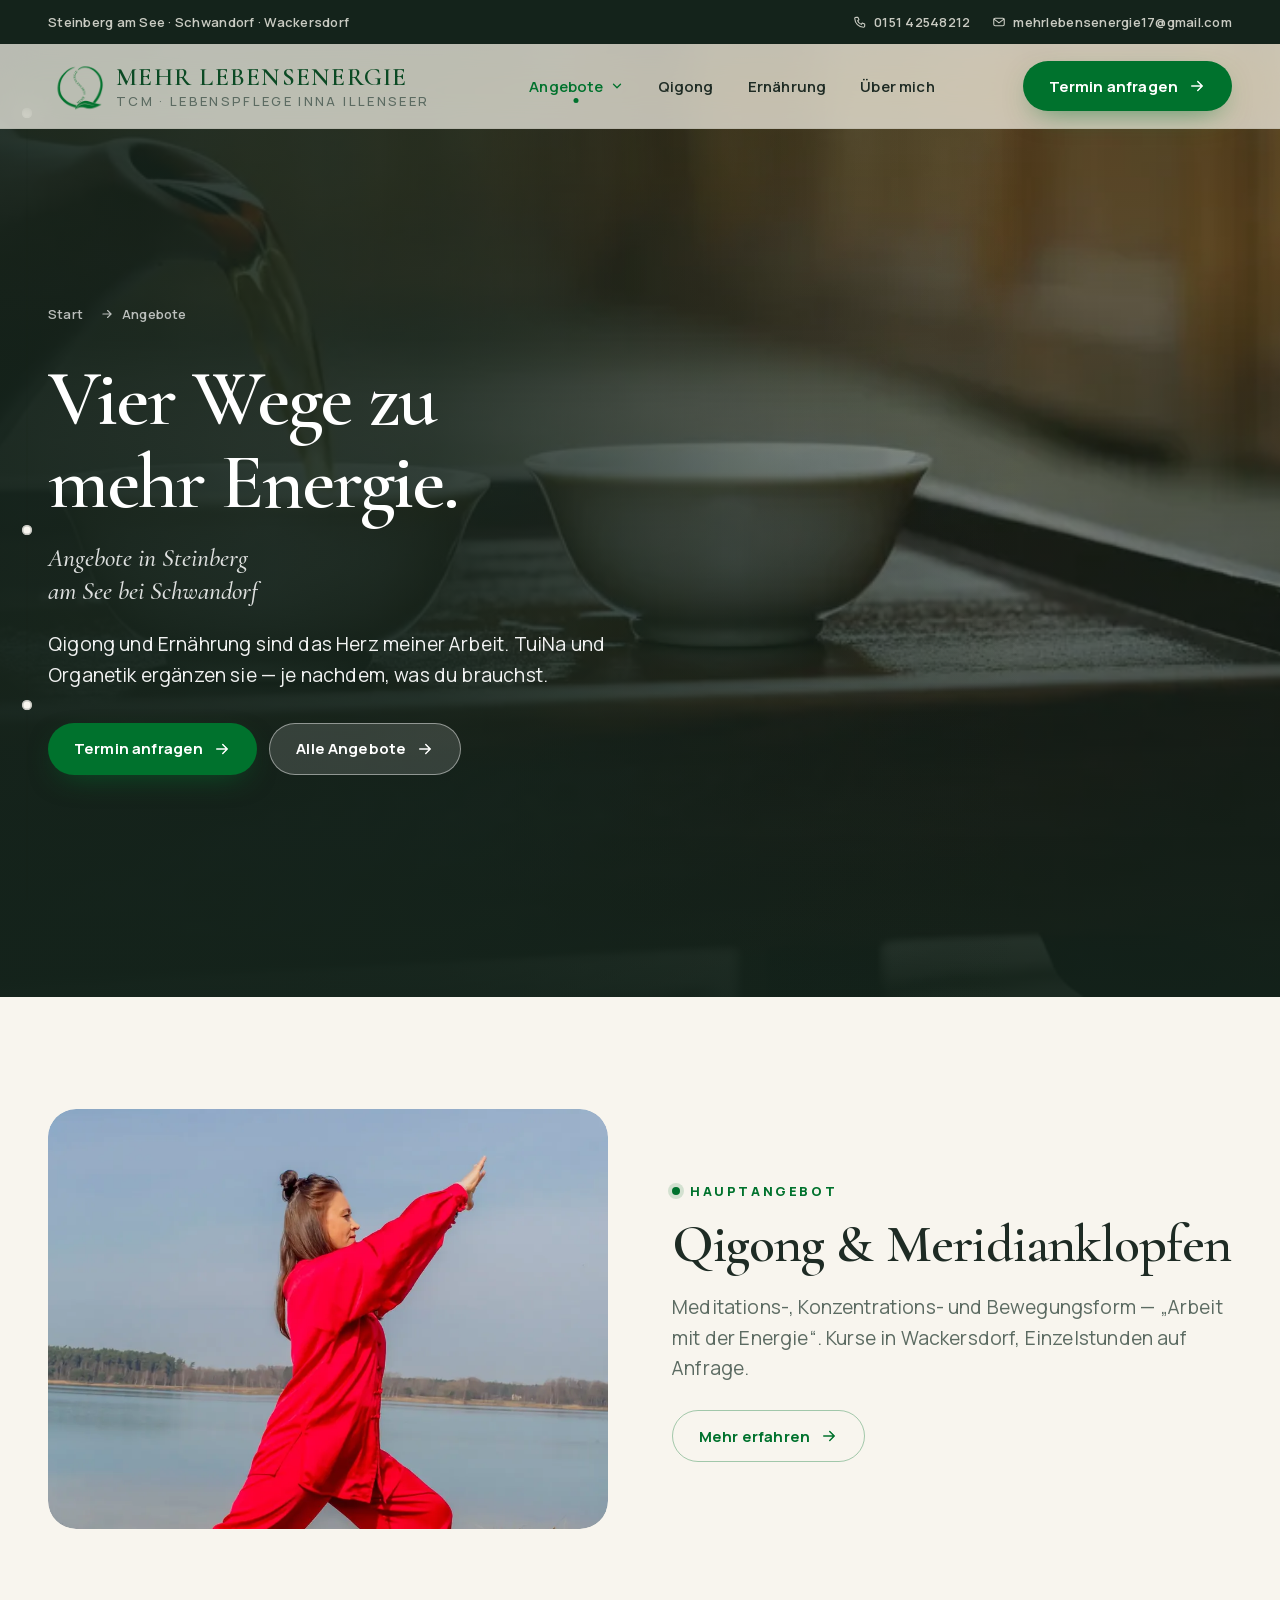
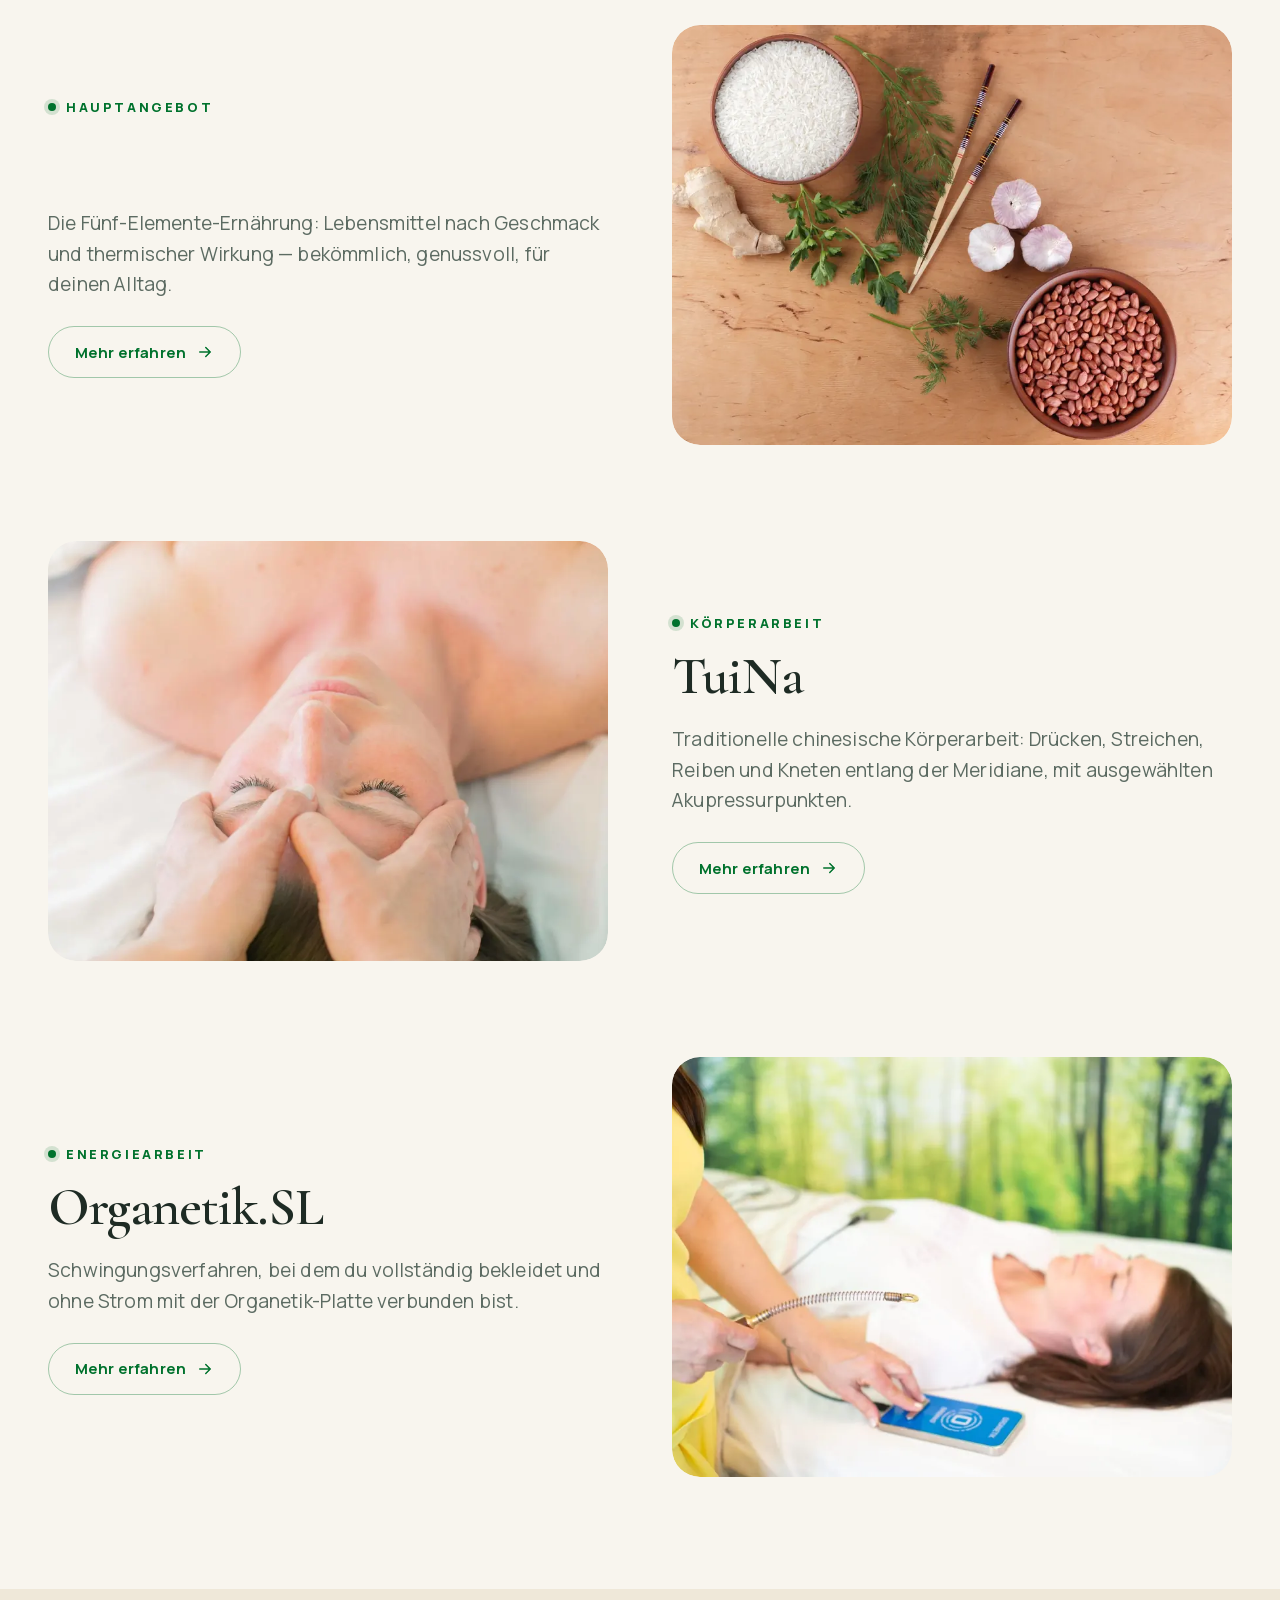
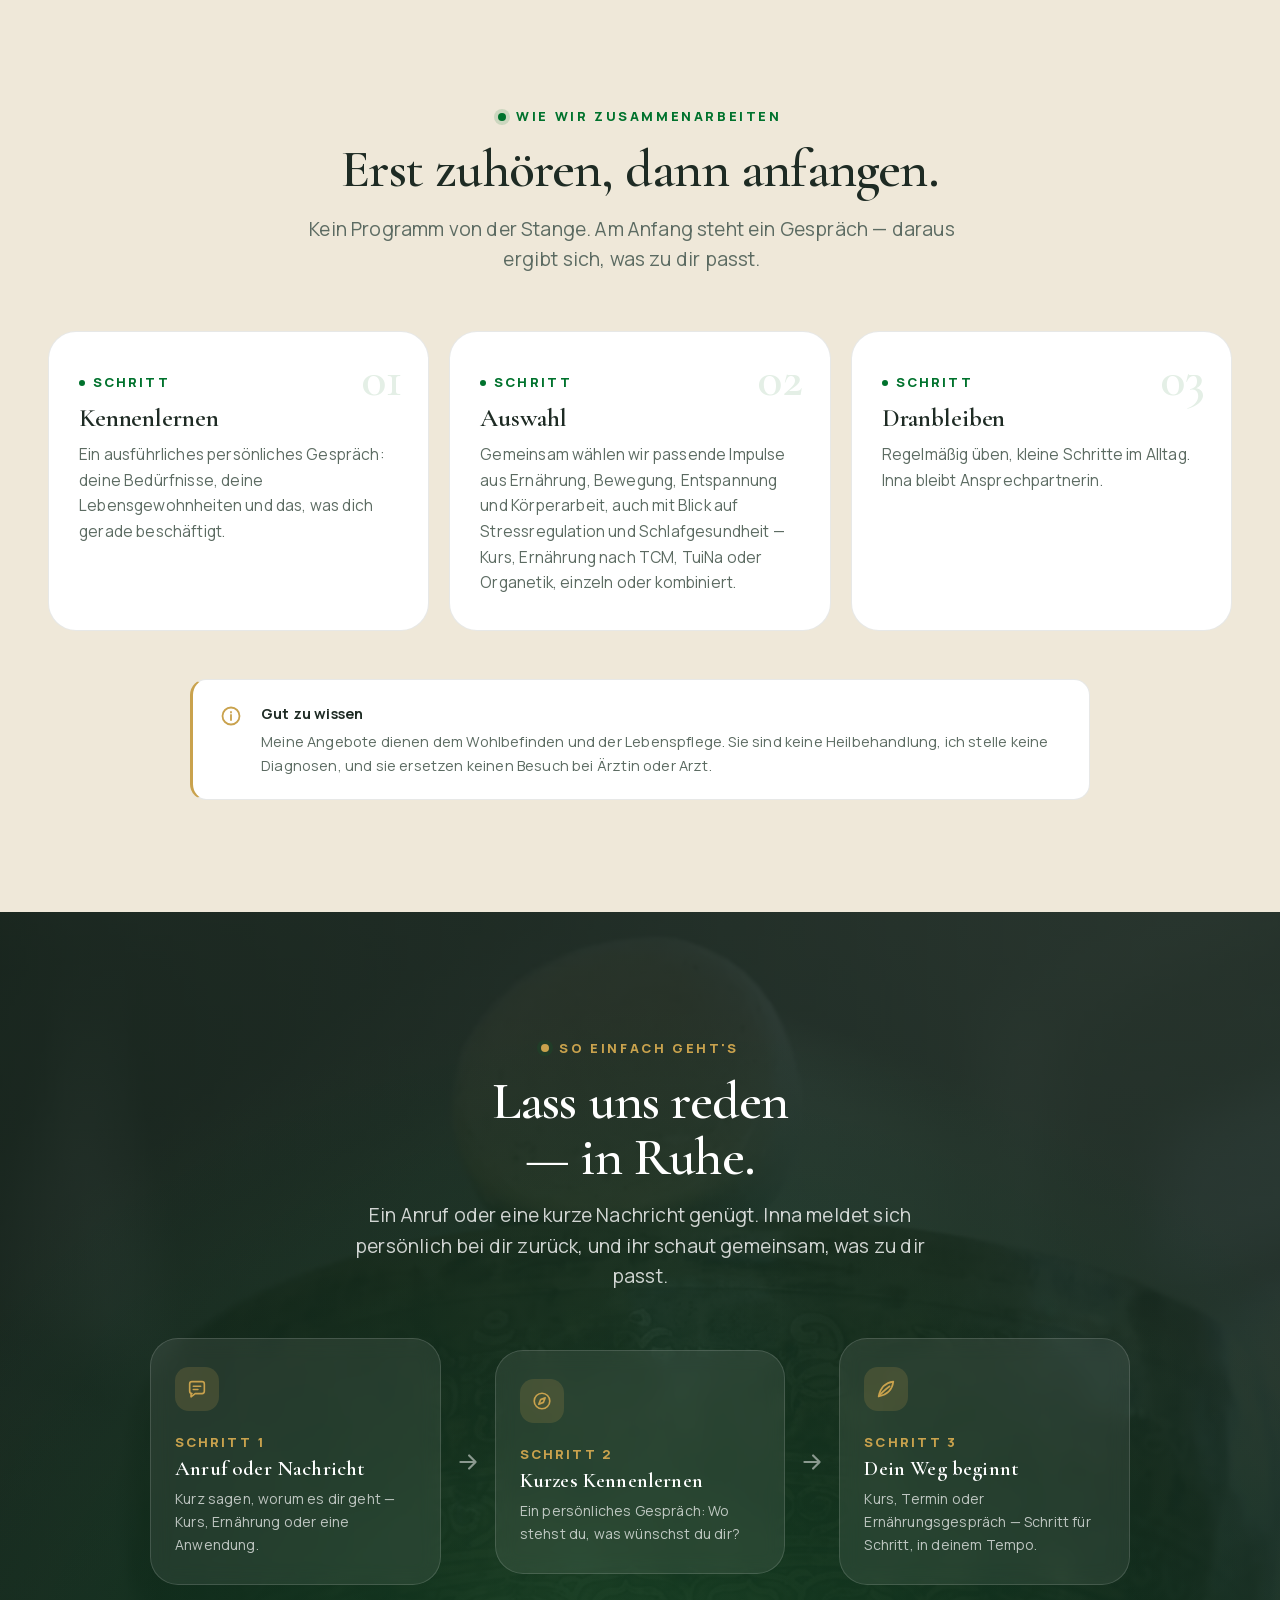
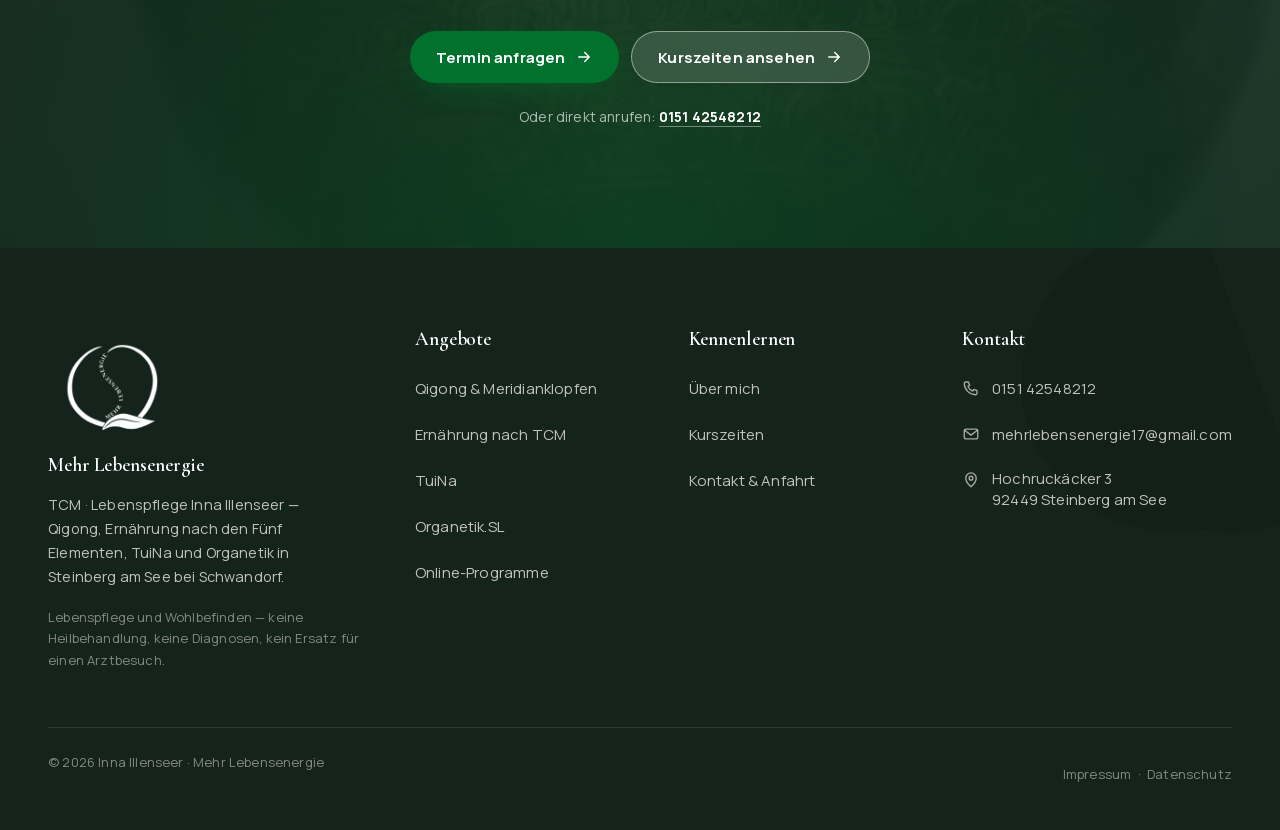
<file: leistungen.html>
<!DOCTYPE html>
<html lang="de" class="kein-js">
<head>
<meta charset="UTF-8">
<meta name="viewport" content="width=device-width, initial-scale=1.0">
<title>Angebote von Inna Illenseer | Mehr Lebensenergie</title>
<meta name="description" content="Alle Angebote von Inna Illenseer in Steinberg am See: Qigong-Kurse, Ernährung nach den Fünf Elementen, TuiNa-Körperarbeit und Organetik.SL.">
<link rel="canonical" href="https://mehrlebensenergie-praxis.de/leistungen">
<meta name="robots" content="index, follow, max-image-preview:large">
<meta name="author" content="Inna Illenseer">
<meta property="og:site_name" content="Mehr Lebensenergie">
<meta property="og:locale" content="de_DE">
<meta property="og:url" content="https://mehrlebensenergie-praxis.de/leistungen">
<meta property="og:title" content="Angebote von Inna Illenseer | Mehr Lebensenergie">
<meta property="og:description" content="Alle Angebote von Inna Illenseer in Steinberg am See: Qigong-Kurse, Ernährung nach den Fünf Elementen, TuiNa-Körperarbeit und Organetik.SL.">
<meta property="og:type" content="website">
<meta property="og:image" content="https://mehrlebensenergie-praxis.de/assets/img/og.jpg">
<meta property="og:image:alt" content="Mehr Lebensenergie — TCM · Lebenspflege Inna Illenseer in Steinberg am See">
<meta name="twitter:card" content="summary_large_image">
<meta name="theme-color" content="#14231B">
<link rel="icon" type="image/png" sizes="512x512" href="assets/img/favicon.png">
<link rel="apple-touch-icon" href="assets/img/favicon.png">
<link rel="preload" href="assets/font/manrope-500-latin.woff2" as="font" type="font/woff2" crossorigin>
<link rel="preload" href="assets/font/cormorant-garamond-600-latin.woff2" as="font" type="font/woff2" crossorigin>
<link rel="stylesheet" href="assets/schriften.css">
<link rel="stylesheet" href="styles.css">
<script type="application/ld+json">{"@context": "https://schema.org", "@type": "HealthAndBeautyBusiness", "name": "Mehr Lebensenergie — TCM · Lebenspflege Inna Illenseer", "alternateName": "TCM · Lebenspflege Inna Illenseer", "url": "https://mehrlebensenergie-praxis.de/", "telephone": "+49 151 42548212", "email": "mehrlebensenergie17@gmail.com", "image": "https://mehrlebensenergie-praxis.de/assets/img/og.jpg", "founder": {"@type": "Person", "name": "Inna Illenseer"}, "address": {"@type": "PostalAddress", "streetAddress": "Hochruckäcker 3", "postalCode": "92449", "addressLocality": "Steinberg am See", "addressRegion": "Bayern", "addressCountry": "DE"}, "geo": {"@type": "GeoCoordinates", "latitude": 49.27, "longitude": 12.18}, "areaServed": [{"@type": "City", "name": "Steinberg am See"}, {"@type": "City", "name": "Wackersdorf"}, {"@type": "City", "name": "Schwandorf"}, {"@type": "City", "name": "Burglengenfeld"}, {"@type": "City", "name": "Nittenau"}, {"@type": "City", "name": "Bodenwöhr"}, {"@type": "City", "name": "Neunburg vorm Wald"}, {"@type": "City", "name": "Nabburg"}, {"@type": "City", "name": "Maxhütte-Haidhof"}, {"@type": "City", "name": "Regensburg"}], "knowsAbout": ["Qigong", "Meridianklopfen", "Ernährung nach den Fünf Elementen", "TuiNa", "Organetik", "Traditionelle Chinesische Medizin"]}</script><script type="application/ld+json">{"@context": "https://schema.org", "@type": "BreadcrumbList", "itemListElement": [{"@type": "ListItem", "position": 1, "name": "Start", "item": "https://mehrlebensenergie-praxis.de/"}, {"@type": "ListItem", "position": 2, "name": "Angebote", "item": "https://mehrlebensenergie-praxis.de/leistungen"}]}</script>
<script>try{if(sessionStorage.getItem('ille-wipe')){document.documentElement.classList.add('ankunft');sessionStorage.removeItem('ille-wipe')}}catch(e){}</script>
</head>
<body>
<div class="wisch" aria-hidden="true"></div>
<div class="cursor" aria-hidden="true"></div>
<div class="meridian" aria-hidden="true"><div class="bahn"></div><div class="fluss"></div></div>

<header>
  <div class="topbar"><div class="wrap">
    <span class="links">Steinberg am See · Schwandorf · Wackersdorf</span>
    <div class="rechts"><a href="tel:+4915142548212"><svg viewBox="0 0 24 24" aria-hidden="true" class=""><path d="M5 4h3.5l1.7 4.2-2.2 1.6a10 10 0 0 0 6.2 6.2l1.6-2.2L20 15.5V19a2 2 0 0 1-2.1 2A15.5 15.5 0 0 1 3 6.1 2 2 0 0 1 5 4z"/></svg>0151 42548212</a><a href="mailto:mehrlebensenergie17@gmail.com"><svg viewBox="0 0 24 24" aria-hidden="true" class=""><rect x="3" y="5.5" width="18" height="13" rx="2.5"/><path d="m3.5 7 8.5 6.5L20.5 7"/></svg>mehrlebensenergie17@gmail.com</a></div>
  </div></div>
  <div class="hauptzeile"><div class="wrap">
    <a class="logo" href="./" aria-label="Mehr Lebensenergie — Startseite"><img decoding="async" src="assets/opt/img-logo-480.webp" alt="Logo Mehr Lebensenergie — TCM · Lebenspflege Inna Illenseer, Steinberg am See" width="56" height="56"><b>Mehr Lebens&shy;energie<small>TCM · Lebenspflege <br class="mb">Inna Illenseer</small></b></a>
    <nav class="haupt" aria-label="Hauptmenü"><ul><li class="hat-menu"><a href="leistungen" class="aktiv" aria-haspopup="true">Angebote<svg class="pfeil-klein" viewBox="0 0 24 24" width="14" height="14" aria-hidden="true"><path d="M6 9l6 6 6-6"/></svg></a><div class="drop" aria-label="Angebote"><div class="drop-raster"><a class="drop-eintrag" href="qigong"><span class="ic"><svg viewBox="0 0 24 24" aria-hidden="true" class=""><path d="M12 4c-3 3-3 6 0 8 3-2 3-5 0-8z"/><path d="M12 12c-4 0-7 2-8 6 4 1 7-1 8-6zM12 12c4 0 7 2 8 6-4 1-7-1-8-6z"/></svg></span><span><b>Qigong &amp; Meridianklopfen</b><small>Kurse in Wackersdorf, Einzelstunden</small></span></a><a class="drop-eintrag" href="ernaehrung"><span class="ic"><svg viewBox="0 0 24 24" aria-hidden="true" class=""><path d="M12 8c-3-2-7 0-7 4.5S8 21 10 21c1 0 1.5-.5 2-.5s1 .5 2 .5c2 0 5-4 5-8.5S15 6 12 8z"/><path d="M12 8c0-2 1-3.5 3-4"/></svg></span><span><b>Ernährung nach TCM</b><small>Fünf Elemente auf dem Teller</small></span></a><a class="drop-eintrag" href="tuina"><span class="ic"><svg viewBox="0 0 24 24" aria-hidden="true" class=""><path d="M8 12V6.5a1.5 1.5 0 0 1 3 0V11M11 10V5a1.5 1.5 0 0 1 3 0v6M14 10.5V6.5a1.5 1.5 0 0 1 3 0V13M17 12.5a1.5 1.5 0 0 1 3 0V15a6 6 0 0 1-6 6h-2a6 6 0 0 1-6-6v-3a1.5 1.5 0 0 1 3 0"/></svg></span><span><b>TuiNa</b><small>Traditionelle chinesische Körperarbeit</small></span></a><a class="drop-eintrag" href="organetik"><span class="ic"><svg viewBox="0 0 24 24" aria-hidden="true" class=""><path d="M3 9c2-2 4-2 6 0s4 2 6 0 4-2 6 0"/><path d="M3 15c2-2 4-2 6 0s4 2 6 0 4-2 6 0"/></svg></span><span><b>Organetik.SL</b><small>Bekleidet, ohne Strom, in Ruhe</small></span></a><a class="drop-eintrag" href="programme"><span class="ic"><svg viewBox="0 0 24 24" aria-hidden="true" class=""><rect x="4" y="5" width="16" height="11" rx="2"/><path d="M2 19h20"/></svg></span><span><b>Online-Programme</b><small>In Vorbereitung — Warteliste</small></span></a></div><a class="drop-alle" href="leistungen">Alle Angebote im Überblick<svg viewBox="0 0 24 24" aria-hidden="true" class=""><path d="M5 12h14M13 6l6 6-6 6"/></svg></a></div></li><li><a href="qigong">Qigong</a></li><li><a href="ernaehrung">Ernährung</a></li><li><a href="ueber-mich">Über mich</a></li></ul></nav>
    <div class="header-cta"><a class="btn btn-gruen" href="kontakt"><span>Termin anfragen</span><svg viewBox="0 0 24 24" aria-hidden="true" class=""><path d="M5 12h14M13 6l6 6-6 6"/></svg></a><button class="menu-knopf" aria-label="Menü öffnen" aria-expanded="false" aria-controls="menu"><span></span></button></div>
  </div></div>
</header>
<div class="menu-flaeche" id="menu" hidden>
  <ul><li><a href="./">Start</a></li><li><a href="leistungen">Angebote</a></li><li><a href="qigong">Qigong</a></li><li><a href="ernaehrung">Ernährung</a></li><li><a href="tuina">TuiNa</a></li><li><a href="organetik">Organetik</a></li><li><a href="programme">Online-Programme</a></li><li><a href="ueber-mich">Über mich</a></li><li><a href="kontakt">Termin anfragen</a></li></ul>
  <div class="unten"><a href="tel:+4915142548212">0151 42548212</a><a href="mailto:mehrlebensenergie17@gmail.com">mehrlebensenergie17@gmail.com</a><span>Hochruckäcker 3 · 92449 Steinberg am See</span></div>
  <div class="menu-qi"><svg viewBox="0 0 400 400" aria-hidden="true" class=""><path class="kreis" pathLength="1" d="M236 46 A160 160 0 1 0 330 300"/><path class="qi" pathLength="1" d="M212 52 C140 120 262 200 200 268 C176 296 190 336 236 352"/><path class="blatt" d="M226 356 C258 318 320 314 366 326 C330 358 268 374 226 356 z"/><path class="qi" pathLength="1" d="M236 352 C270 342 310 336 348 330" style="stroke-width:2;opacity:.8"/></svg></div>
</div>
<main>
<section class="hero hero-u" aria-label="Einstieg">
  <div class="medien montage"><img decoding="async" srcset="assets/opt/img-poster-mont-tee-640.webp 640w, assets/opt/img-poster-mont-tee-960.webp 960w, assets/opt/img-poster-mont-tee-1400.webp 1400w" sizes="(max-width: 760px) 100vw, 70vw" src="assets/opt/img-poster-mont-tee-1400.webp" alt="" aria-hidden="true"><video muted loop playsinline preload="metadata" poster="assets/opt/img-poster-mont-tee-960.webp"><source src="assets/opt/video-mont-tee-m.mp4" media="(max-width: 760px)" type="video/mp4"><source src="assets/opt/video-mont-tee.mp4" type="video/mp4"></video><video preload="none" muted loop playsinline poster="assets/opt/img-poster-mont-blatt-960.webp"><source src="assets/opt/video-mont-blatt-m.mp4" media="(max-width: 760px)" type="video/mp4"><source src="assets/opt/video-mont-blatt.mp4" type="video/mp4"></video><video preload="none" muted loop playsinline poster="assets/opt/img-poster-mont-qigong-960.webp"><source src="assets/opt/video-mont-qigong-m.mp4" media="(max-width: 760px)" type="video/mp4"><source src="assets/opt/video-mont-qigong.mp4" type="video/mp4"></video><div class="schleier"></div></div>
  <div class="wrap hero-inhalt">
    <div><div class="krumen rev"><a href="./">Start</a><svg viewBox="0 0 24 24" aria-hidden="true" class=""><path d="M5 12h14M13 6l6 6-6 6"/></svg><span>Angebote</span></div><h1 class="worte">Vier Wege zu mehr Energie.<span class="h1-ort">Angebote in Steinberg am See bei Schwandorf</span></h1><p class="lead rev v2">Qigong und Ernährung sind das Herz meiner Arbeit. TuiNa und Organetik ergänzen sie — je nachdem, was du brauchst.</p>
    <div class="knoepfe rev v3" style="display:flex;gap:12px;flex-wrap:wrap"><a class="btn btn-gruen" href="kontakt"><span>Termin anfragen</span><svg viewBox="0 0 24 24" aria-hidden="true" class=""><path d="M5 12h14M13 6l6 6-6 6"/></svg></a><a class="btn btn-hell" href="leistungen"><span>Alle Angebote</span><svg viewBox="0 0 24 24" aria-hidden="true" class=""><path d="M5 12h14M13 6l6 6-6 6"/></svg></a></div></div>
  </div>
</section>
<section id="angebote" data-punkt="Angebote"><div class="wrap"><div class="duo rev" style="margin-bottom:96px">
      <div class="bildseite"><a href="qigong"><div class="foto quer tusche"><img fetchpriority="low" decoding="async" srcset="assets/opt/img-qigong-see-stoss-steinberg-640.webp 640w, assets/opt/img-qigong-see-stoss-steinberg-960.webp 960w, assets/opt/img-qigong-see-stoss-steinberg-1200.webp 1200w" sizes="(max-width: 760px) 100vw, 70vw" src="assets/opt/img-qigong-see-stoss-steinberg-1200.webp" alt="Qigong & Meridianklopfen — Mehr Lebensenergie, Steinberg am See"></div></a></div>
      <div><span class="kicker">Hauptangebot</span><h2 class="worte">Qigong &amp; Meridianklopfen</h2><p class="lead">Meditations-, Konzentrations- und Bewegungsform — „Arbeit mit der Energie“. Kurse in Wackersdorf, Einzelstunden auf Anfrage.</p><a class="btn btn-linie" href="qigong"><span>Mehr erfahren</span><svg viewBox="0 0 24 24" aria-hidden="true" class=""><path d="M5 12h14M13 6l6 6-6 6"/></svg></a></div>
    </div><div class="duo rechts rev" style="margin-bottom:96px">
      <div class="bildseite"><a href="ernaehrung"><div class="foto quer tusche"><img fetchpriority="low" decoding="async" srcset="assets/opt/img-ernaehrung-640.webp 640w, assets/opt/img-ernaehrung-960.webp 960w, assets/opt/img-ernaehrung-1400.webp 1400w" sizes="(max-width: 760px) 100vw, 70vw" src="assets/opt/img-ernaehrung-1400.webp" alt="Ernährung nach TCM — Mehr Lebensenergie, Steinberg am See"></div></a></div>
      <div><span class="kicker">Hauptangebot</span><h2 class="worte">Ernährung nach TCM</h2><p class="lead">Die Fünf-Elemente-Ernährung: Lebensmittel nach Geschmack und thermischer Wirkung — bekömmlich, genussvoll, für deinen Alltag.</p><a class="btn btn-linie" href="ernaehrung"><span>Mehr erfahren</span><svg viewBox="0 0 24 24" aria-hidden="true" class=""><path d="M5 12h14M13 6l6 6-6 6"/></svg></a></div>
    </div><div class="duo rev" style="margin-bottom:96px">
      <div class="bildseite"><a href="tuina"><div class="foto quer tusche"><img decoding="async" srcset="assets/opt/img-tuina-2-640.webp 640w, assets/opt/img-tuina-2-960.webp 960w, assets/opt/img-tuina-2-1372.webp 1372w" sizes="(max-width: 760px) 100vw, 70vw" src="assets/opt/img-tuina-2-1372.webp" alt="TuiNa — Mehr Lebensenergie, Steinberg am See" loading=lazy></div></a></div>
      <div><span class="kicker">Körperarbeit</span><h2 class="worte">TuiNa</h2><p class="lead">Traditionelle chinesische Körperarbeit: Drücken, Streichen, Reiben und Kneten entlang der Meridiane, mit ausgewählten Akupressurpunkten.</p><a class="btn btn-linie" href="tuina"><span>Mehr erfahren</span><svg viewBox="0 0 24 24" aria-hidden="true" class=""><path d="M5 12h14M13 6l6 6-6 6"/></svg></a></div>
    </div><div class="duo rechts rev" style="margin-bottom:0">
      <div class="bildseite"><a href="organetik"><div class="foto quer tusche"><img decoding="async" srcset="assets/opt/img-organetik-640.webp 640w, assets/opt/img-organetik-960.webp 960w, assets/opt/img-organetik-1400.webp 1400w" sizes="(max-width: 760px) 100vw, 70vw" src="assets/opt/img-organetik-1400.webp" alt="Organetik.SL — Mehr Lebensenergie, Steinberg am See" loading=lazy></div></a></div>
      <div><span class="kicker">Energiearbeit</span><h2 class="worte">Organetik.SL</h2><p class="lead">Schwingungsverfahren, bei dem du vollständig bekleidet und ohne Strom mit der Organetik-Platte verbunden bist.</p><a class="btn btn-linie" href="organetik"><span>Mehr erfahren</span><svg viewBox="0 0 24 24" aria-hidden="true" class=""><path d="M5 12h14M13 6l6 6-6 6"/></svg></a></div>
    </div></div></section>
<section class="sand" id="wie" data-punkt="Ablauf"><div class="wrap"><div class="kopf mitte"><span class="kicker">Wie wir zusammenarbeiten</span><h2 class="worte">Erst zuhören, dann anfangen.</h2><p class=lead>Kein Programm von der Stange. Am Anfang steht ein Gespräch — daraus ergibt sich, was zu dir passt.</p></div><div class="ablauf "><div class="schritt rev v1"><span class="nr">Schritt</span><h3>Kennenlernen</h3><p>Ein ausführliches persönliches Gespräch: deine Bedürfnisse, deine Lebensgewohnheiten und das, was dich gerade beschäftigt.</p></div><div class="schritt rev v2"><span class="nr">Schritt</span><h3>Auswahl</h3><p>Gemeinsam wählen wir passende Impulse aus Ernährung, Bewegung, Entspannung und Körperarbeit, auch mit Blick auf Stressregulation und Schlafgesundheit — Kurs, Ernährung nach TCM, TuiNa oder Organetik, einzeln oder kombiniert.</p></div><div class="schritt rev v3"><span class="nr">Schritt</span><h3>Dranbleiben</h3><p>Regelmäßig üben, kleine Schritte im Alltag. Inna bleibt Ansprechpartnerin.</p></div></div><div style="margin-top:48px"><div class="hinweis rev"><svg viewBox="0 0 24 24" aria-hidden="true" class=""><circle cx="12" cy="12" r="8.5"/><path d="M12 11v5M12 8v.5"/></svg><div><b>Gut zu wissen</b><p>Meine Angebote dienen dem Wohlbefinden und der Lebenspflege. Sie sind keine Heilbehandlung, ich stelle keine Diagnosen, und sie ersetzen keinen Besuch bei Ärztin oder Arzt.</p></div></div></div></div></section>
<section class="cta" id="anfrage" data-punkt="Termin">
  <div class="bg"><img decoding="async" srcset="assets/opt/img-klangschale-640.webp 640w, assets/opt/img-klangschale-960.webp 960w, assets/opt/img-klangschale-1400.webp 1400w" sizes="(max-width: 760px) 100vw, 70vw" src="assets/opt/img-klangschale-1400.webp" alt="" aria-hidden="true" loading="lazy"></div>
  <div class="wrap">
    <span class="kicker">So einfach geht's</span>
    <h2 class="worte">Lass uns reden — in Ruhe.</h2>
    <p class="lead">Ein Anruf oder eine kurze Nachricht genügt. Inna meldet sich persönlich bei dir zurück, und ihr schaut gemeinsam, was zu dir passt.</p>
    <div class="schritte"><div class="sk rev v1"><div class="ico"><svg viewBox="0 0 24 24" aria-hidden="true" class=""><path d="M4 6.5A2.5 2.5 0 0 1 6.5 4h11A2.5 2.5 0 0 1 20 6.5v8a2.5 2.5 0 0 1-2.5 2.5H10l-4.5 3.5V17H6.5A2.5 2.5 0 0 1 4 14.5z"/><path d="M8 9h8M8 12.5h5"/></svg></div><small>Schritt 1</small><b>Anruf oder Nachricht</b><p>Kurz sagen, worum es dir geht — Kurs, Ernährung oder eine Anwendung.</p></div><svg viewBox="0 0 24 24" aria-hidden="true" class=""><path d="M5 12h14M13 6l6 6-6 6"/></svg><div class="sk rev v2"><div class="ico"><svg viewBox="0 0 24 24" aria-hidden="true" class=""><circle cx="12" cy="12" r="8.5"/><path d="m15.5 8.5-2 5-5 2 2-5z"/></svg></div><small>Schritt 2</small><b>Kurzes Kennenlernen</b><p>Ein persönliches Gespräch: Wo stehst du, was wünschst du dir?</p></div><svg viewBox="0 0 24 24" aria-hidden="true" class=""><path d="M5 12h14M13 6l6 6-6 6"/></svg><div class="sk rev v3"><div class="ico"><svg viewBox="0 0 24 24" aria-hidden="true" class=""><path d="M4 20C6 10 12 5 20 4c-1 8-6 14-16 16z"/><path d="M4 20c4-5 8-8 12-11"/></svg></div><small>Schritt 3</small><b>Dein Weg beginnt</b><p>Kurs, Termin oder Ernährungsgespräch — Schritt für Schritt, in deinem Tempo.</p></div></div>
    <div class="knoepfe"><a class="btn btn-gruen" href="kontakt"><span>Termin anfragen</span><svg viewBox="0 0 24 24" aria-hidden="true" class=""><path d="M5 12h14M13 6l6 6-6 6"/></svg></a><a class="btn btn-hell" href="qigong#kurse"><span>Kurszeiten ansehen</span><svg viewBox="0 0 24 24" aria-hidden="true" class=""><path d="M5 12h14M13 6l6 6-6 6"/></svg></a></div>
    <p class="oder">Oder direkt anrufen: <a href="tel:+4915142548212">0151 42548212</a></p>
  </div>
</section>
</main>
<footer>
  <div class="qi-deko"><svg viewBox="0 0 400 400" aria-hidden="true" class=""><path class="kreis" pathLength="1" d="M236 46 A160 160 0 1 0 330 300"/><path class="qi" pathLength="1" d="M212 52 C140 120 262 200 200 268 C176 296 190 336 236 352"/><path class="blatt" d="M226 356 C258 318 320 314 366 326 C330 358 268 374 226 356 z"/><path class="qi" pathLength="1" d="M236 352 C270 342 310 336 348 330" style="stroke-width:2;opacity:.8"/></svg></div>
  <div class="wrap">
    <div class="fuss">
      <div><img decoding="async" loading="lazy" src="assets/opt/img-logo-weiss-480.webp" alt="Logo Mehr Lebensenergie, weiß" width="112" height="112" class="fuss-logo"><h3>Mehr Lebensenergie</h3><p>TCM · Lebenspflege Inna Illenseer — Qigong, Ernährung nach den Fünf Elementen, TuiNa und Organetik in Steinberg am See bei Schwandorf.</p><p class="hinweis-fuss">Lebenspflege und Wohlbefinden — keine Heilbehandlung, keine Diagnosen, kein Ersatz für einen Arztbesuch.</p></div>
      <div><h3>Angebote</h3><ul><li><a href="qigong">Qigong &amp; Meridianklopfen</a></li><li><a href="ernaehrung">Ernährung nach TCM</a></li><li><a href="tuina">TuiNa</a></li><li><a href="organetik">Organetik.SL</a></li><li><a href="programme">Online-Programme</a></li></ul></div>
      <div><h3>Kennenlernen</h3><ul><li><a href="ueber-mich">Über mich</a></li><li><a href="qigong#kurse">Kurszeiten</a></li><li><a href="kontakt">Kontakt &amp; Anfahrt</a></li></ul></div>
      <div><h3>Kontakt</h3><ul class="kontakt-liste"><li><a href="tel:+4915142548212"><svg viewBox="0 0 24 24" aria-hidden="true" class=""><path d="M5 4h3.5l1.7 4.2-2.2 1.6a10 10 0 0 0 6.2 6.2l1.6-2.2L20 15.5V19a2 2 0 0 1-2.1 2A15.5 15.5 0 0 1 3 6.1 2 2 0 0 1 5 4z"/></svg><span>0151 42548212</span></a></li><li><a href="mailto:mehrlebensenergie17@gmail.com"><svg viewBox="0 0 24 24" aria-hidden="true" class=""><rect x="3" y="5.5" width="18" height="13" rx="2.5"/><path d="m3.5 7 8.5 6.5L20.5 7"/></svg><span>mehrlebensenergie17@gmail.com</span></a></li><li><a href="kontakt#anfahrt"><svg viewBox="0 0 24 24" aria-hidden="true" class=""><path d="M12 21s-7-6.4-7-11.5a7 7 0 0 1 14 0C19 14.6 12 21 12 21z"/><circle cx="12" cy="9.5" r="2.5"/></svg><span>Hochruckäcker 3<br>92449 Steinberg am See</span></a></li></ul></div>
    </div>
    <div class="fuss-unten"><span>© 2026 Inna Illenseer · Mehr Lebensenergie</span><span><a href="impressum">Impressum</a> &nbsp;·&nbsp; <a href="datenschutz">Datenschutz</a></span></div>
  </div>
</footer>
<script src="main.js"></script>
</body>
</html>
</file>
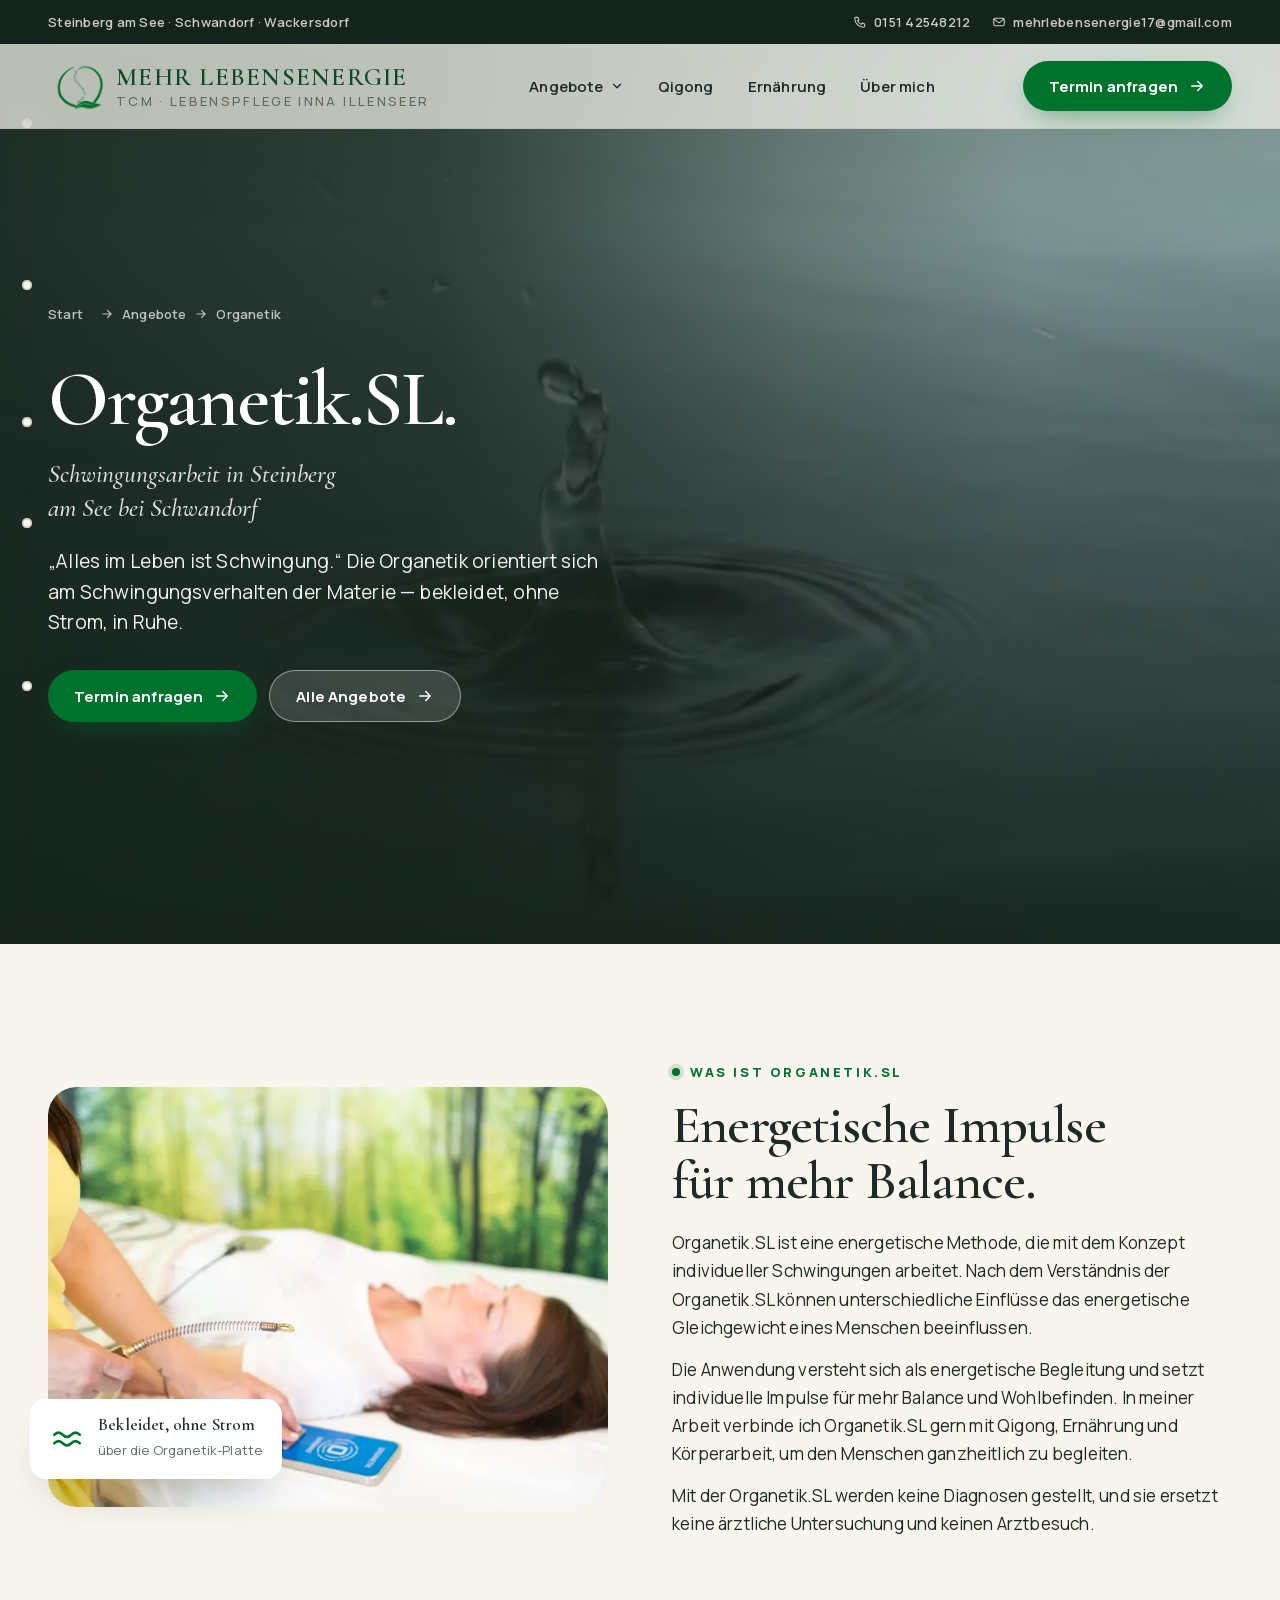
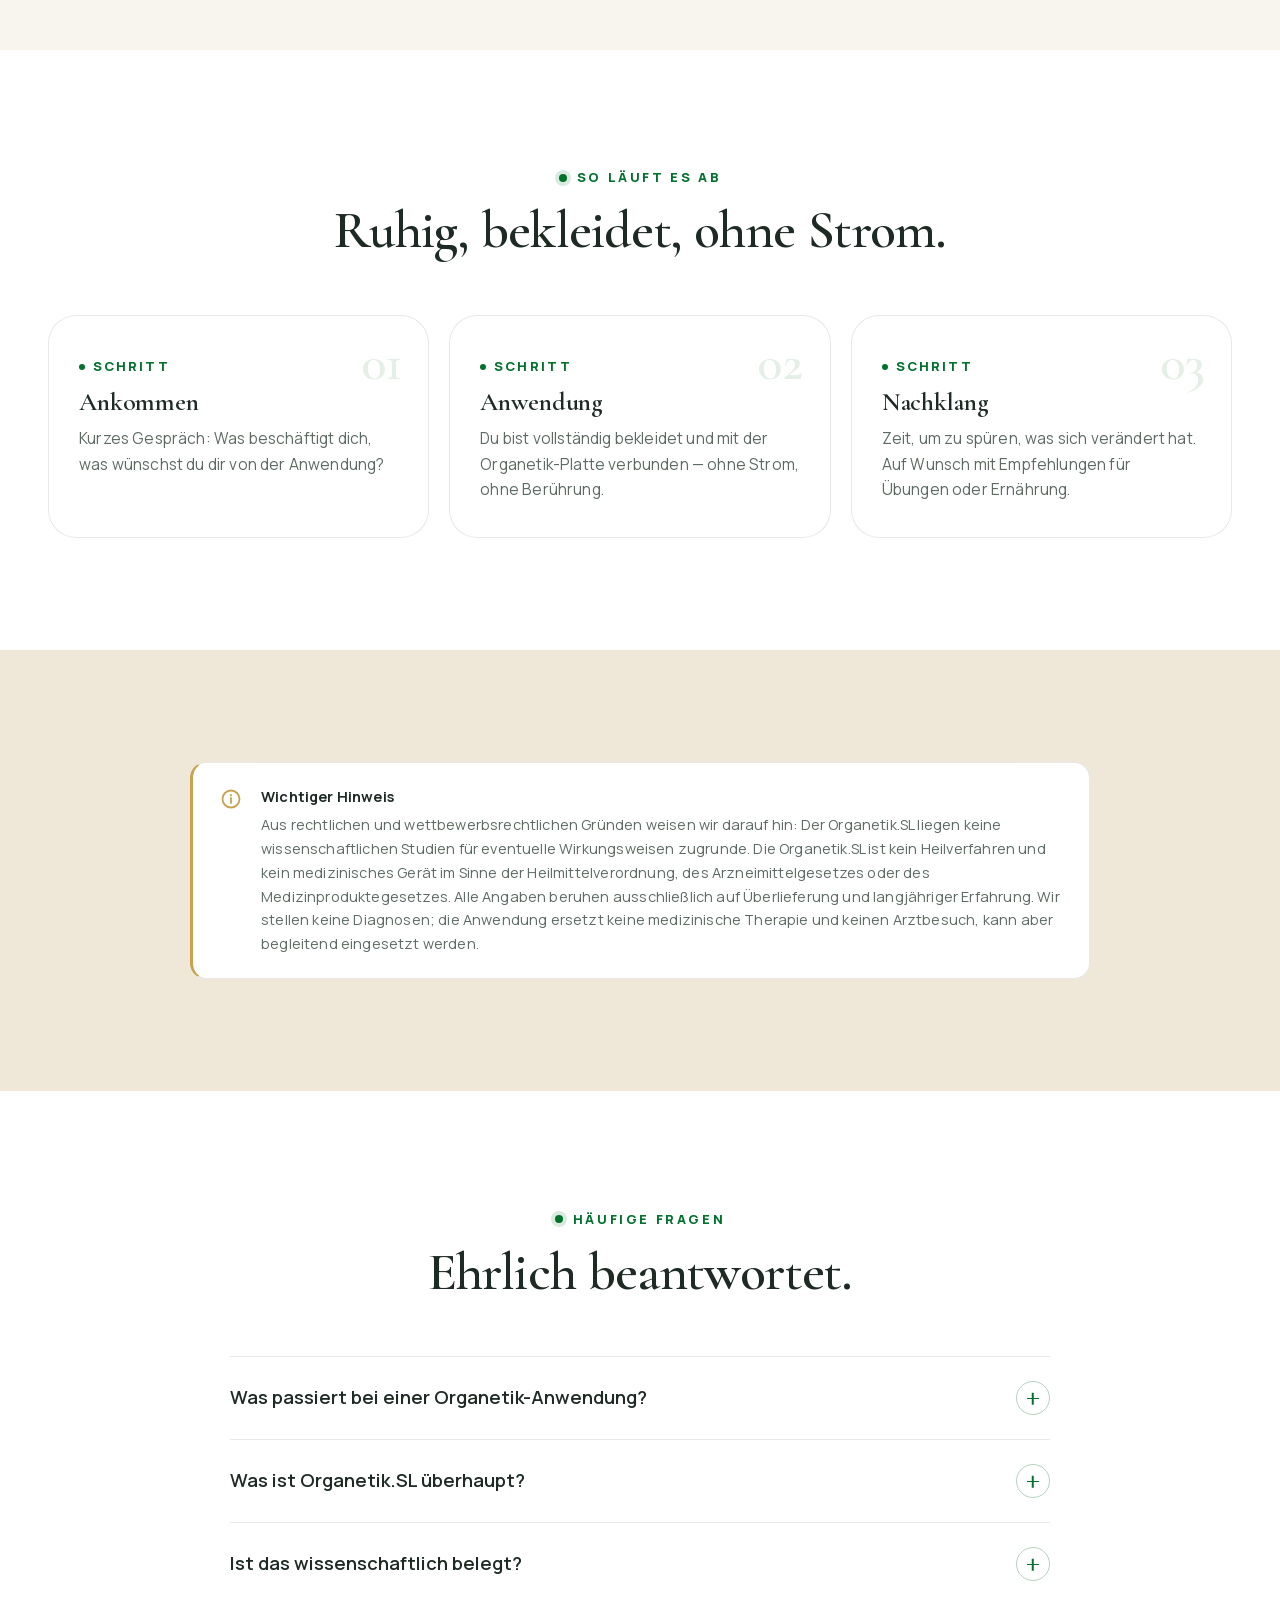
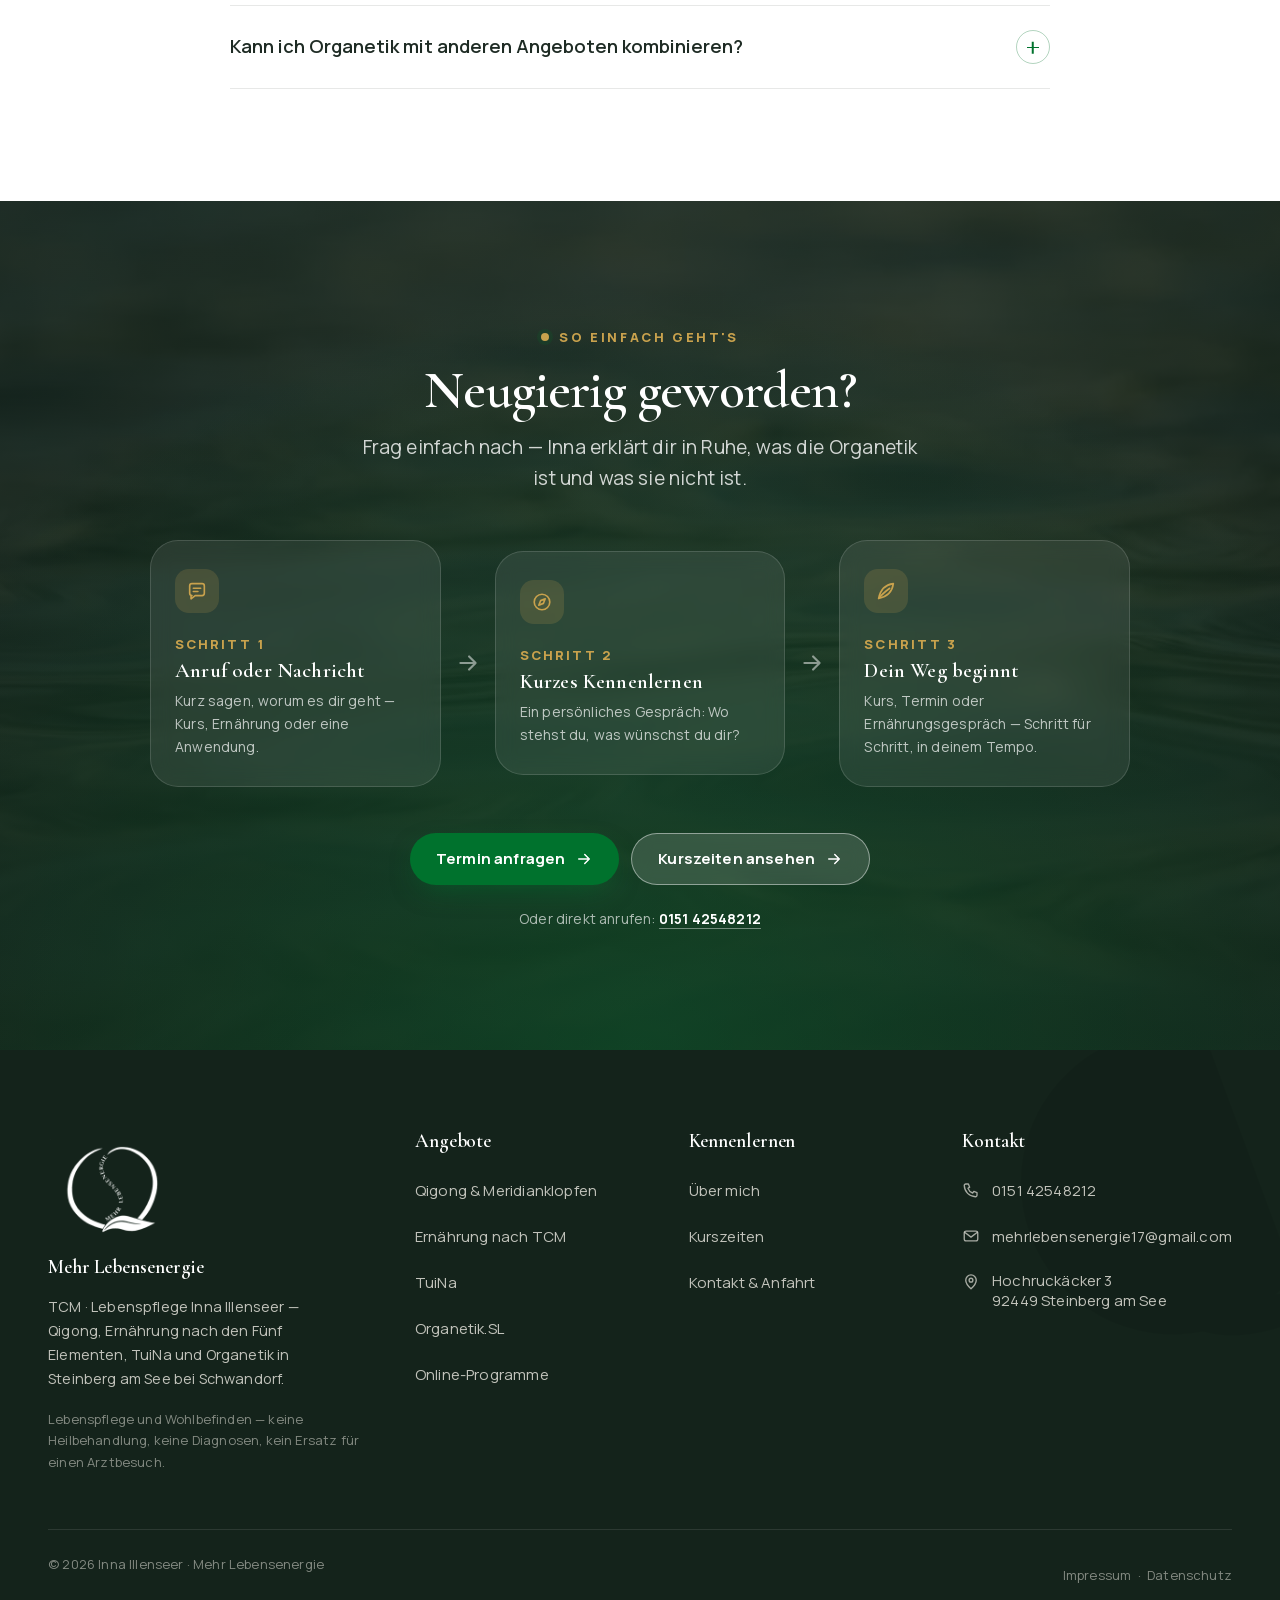
<file: organetik.html>
<!DOCTYPE html>
<html lang="de" class="kein-js">
<head>
<meta charset="UTF-8">
<meta name="viewport" content="width=device-width, initial-scale=1.0">
<title>Organetik.SL in Steinberg am See | Mehr Lebensenergie</title>
<meta name="description" content="Organetik.SL bei Inna Illenseer, zertifizierte Organetikerin: Schwingungsverfahren, bekleidet und ohne Strom. Kein Heilverfahren. Bei Schwandorf.">
<link rel="canonical" href="https://mehrlebensenergie-praxis.de/organetik">
<meta name="robots" content="index, follow, max-image-preview:large">
<meta name="author" content="Inna Illenseer">
<meta property="og:site_name" content="Mehr Lebensenergie">
<meta property="og:locale" content="de_DE">
<meta property="og:url" content="https://mehrlebensenergie-praxis.de/organetik">
<meta property="og:title" content="Organetik.SL in Steinberg am See | Mehr Lebensenergie">
<meta property="og:description" content="Organetik.SL bei Inna Illenseer, zertifizierte Organetikerin: Schwingungsverfahren, bekleidet und ohne Strom. Kein Heilverfahren. Bei Schwandorf.">
<meta property="og:type" content="website">
<meta property="og:image" content="https://mehrlebensenergie-praxis.de/assets/img/og.jpg">
<meta property="og:image:alt" content="Mehr Lebensenergie — TCM · Lebenspflege Inna Illenseer in Steinberg am See">
<meta name="twitter:card" content="summary_large_image">
<meta name="theme-color" content="#14231B">
<link rel="icon" type="image/png" sizes="512x512" href="assets/img/favicon.png">
<link rel="apple-touch-icon" href="assets/img/favicon.png">
<link rel="preload" href="assets/font/manrope-500-latin.woff2" as="font" type="font/woff2" crossorigin>
<link rel="preload" href="assets/font/cormorant-garamond-600-latin.woff2" as="font" type="font/woff2" crossorigin>
<link rel="stylesheet" href="assets/schriften.css">
<link rel="stylesheet" href="styles.css">
<script type="application/ld+json">{"@context": "https://schema.org", "@type": "HealthAndBeautyBusiness", "name": "Mehr Lebensenergie — TCM · Lebenspflege Inna Illenseer", "alternateName": "TCM · Lebenspflege Inna Illenseer", "url": "https://mehrlebensenergie-praxis.de/", "telephone": "+49 151 42548212", "email": "mehrlebensenergie17@gmail.com", "image": "https://mehrlebensenergie-praxis.de/assets/img/og.jpg", "founder": {"@type": "Person", "name": "Inna Illenseer"}, "address": {"@type": "PostalAddress", "streetAddress": "Hochruckäcker 3", "postalCode": "92449", "addressLocality": "Steinberg am See", "addressRegion": "Bayern", "addressCountry": "DE"}, "geo": {"@type": "GeoCoordinates", "latitude": 49.27, "longitude": 12.18}, "areaServed": [{"@type": "City", "name": "Steinberg am See"}, {"@type": "City", "name": "Wackersdorf"}, {"@type": "City", "name": "Schwandorf"}, {"@type": "City", "name": "Burglengenfeld"}, {"@type": "City", "name": "Nittenau"}, {"@type": "City", "name": "Bodenwöhr"}, {"@type": "City", "name": "Neunburg vorm Wald"}, {"@type": "City", "name": "Nabburg"}, {"@type": "City", "name": "Maxhütte-Haidhof"}, {"@type": "City", "name": "Regensburg"}], "knowsAbout": ["Qigong", "Meridianklopfen", "Ernährung nach den Fünf Elementen", "TuiNa", "Organetik", "Traditionelle Chinesische Medizin"]}</script><script type="application/ld+json">{"@context": "https://schema.org", "@type": "BreadcrumbList", "itemListElement": [{"@type": "ListItem", "position": 1, "name": "Start", "item": "https://mehrlebensenergie-praxis.de/"}, {"@type": "ListItem", "position": 2, "name": "Organetik.SL", "item": "https://mehrlebensenergie-praxis.de/organetik"}]}</script><script type="application/ld+json">{"@context": "https://schema.org", "@type": "FAQPage", "mainEntity": [{"@type": "Question", "name": "Was passiert bei einer Organetik-Anwendung?", "acceptedAnswer": {"@type": "Answer", "text": "Du bist vollständig bekleidet und über die Organetik-Platte mit dem Gerät verbunden — ohne Strom. Die Anwendung ist ruhig und angenehm; viele nutzen die Zeit zum Abschalten."}}, {"@type": "Question", "name": "Was ist Organetik.SL überhaupt?", "acceptedAnswer": {"@type": "Answer", "text": "Eine energetische Methode, die mit dem Konzept individueller Schwingungen arbeitet. Nach dem Verständnis der Organetik.SL können unterschiedliche Einflüsse das energetische Gleichgewicht eines Menschen beeinflussen — die Anwendung setzt individuelle Impulse für mehr Balance und Wohlbefinden."}}, {"@type": "Question", "name": "Ist das wissenschaftlich belegt?", "acceptedAnswer": {"@type": "Answer", "text": "Nein. Der Organetik.SL liegen keine wissenschaftlichen Studien zugrunde. Sie ist kein Heilverfahren und kein medizinisches Gerät. Alle Angaben beruhen auf Überlieferung und Erfahrung — darauf weist Inna ausdrücklich hin."}}, {"@type": "Question", "name": "Kann ich Organetik mit anderen Angeboten kombinieren?", "acceptedAnswer": {"@type": "Answer", "text": "Ja. Inna verbindet sie gern mit Qigong, Ernährung und Körperarbeit."}}]}</script>
<script>try{if(sessionStorage.getItem('ille-wipe')){document.documentElement.classList.add('ankunft');sessionStorage.removeItem('ille-wipe')}}catch(e){}</script>
</head>
<body>
<div class="wisch" aria-hidden="true"></div>
<div class="cursor" aria-hidden="true"></div>
<div class="meridian" aria-hidden="true"><div class="bahn"></div><div class="fluss"></div></div>

<header>
  <div class="topbar"><div class="wrap">
    <span class="links">Steinberg am See · Schwandorf · Wackersdorf</span>
    <div class="rechts"><a href="tel:+4915142548212"><svg viewBox="0 0 24 24" aria-hidden="true" class=""><path d="M5 4h3.5l1.7 4.2-2.2 1.6a10 10 0 0 0 6.2 6.2l1.6-2.2L20 15.5V19a2 2 0 0 1-2.1 2A15.5 15.5 0 0 1 3 6.1 2 2 0 0 1 5 4z"/></svg>0151 42548212</a><a href="mailto:mehrlebensenergie17@gmail.com"><svg viewBox="0 0 24 24" aria-hidden="true" class=""><rect x="3" y="5.5" width="18" height="13" rx="2.5"/><path d="m3.5 7 8.5 6.5L20.5 7"/></svg>mehrlebensenergie17@gmail.com</a></div>
  </div></div>
  <div class="hauptzeile"><div class="wrap">
    <a class="logo" href="./" aria-label="Mehr Lebensenergie — Startseite"><img decoding="async" src="assets/opt/img-logo-480.webp" alt="Logo Mehr Lebensenergie — TCM · Lebenspflege Inna Illenseer, Steinberg am See" width="56" height="56"><b>Mehr Lebens&shy;energie<small>TCM · Lebenspflege <br class="mb">Inna Illenseer</small></b></a>
    <nav class="haupt" aria-label="Hauptmenü"><ul><li class="hat-menu"><a href="leistungen" aria-haspopup="true">Angebote<svg class="pfeil-klein" viewBox="0 0 24 24" width="14" height="14" aria-hidden="true"><path d="M6 9l6 6 6-6"/></svg></a><div class="drop" aria-label="Angebote"><div class="drop-raster"><a class="drop-eintrag" href="qigong"><span class="ic"><svg viewBox="0 0 24 24" aria-hidden="true" class=""><path d="M12 4c-3 3-3 6 0 8 3-2 3-5 0-8z"/><path d="M12 12c-4 0-7 2-8 6 4 1 7-1 8-6zM12 12c4 0 7 2 8 6-4 1-7-1-8-6z"/></svg></span><span><b>Qigong &amp; Meridianklopfen</b><small>Kurse in Wackersdorf, Einzelstunden</small></span></a><a class="drop-eintrag" href="ernaehrung"><span class="ic"><svg viewBox="0 0 24 24" aria-hidden="true" class=""><path d="M12 8c-3-2-7 0-7 4.5S8 21 10 21c1 0 1.5-.5 2-.5s1 .5 2 .5c2 0 5-4 5-8.5S15 6 12 8z"/><path d="M12 8c0-2 1-3.5 3-4"/></svg></span><span><b>Ernährung nach TCM</b><small>Fünf Elemente auf dem Teller</small></span></a><a class="drop-eintrag" href="tuina"><span class="ic"><svg viewBox="0 0 24 24" aria-hidden="true" class=""><path d="M8 12V6.5a1.5 1.5 0 0 1 3 0V11M11 10V5a1.5 1.5 0 0 1 3 0v6M14 10.5V6.5a1.5 1.5 0 0 1 3 0V13M17 12.5a1.5 1.5 0 0 1 3 0V15a6 6 0 0 1-6 6h-2a6 6 0 0 1-6-6v-3a1.5 1.5 0 0 1 3 0"/></svg></span><span><b>TuiNa</b><small>Traditionelle chinesische Körperarbeit</small></span></a><a class="drop-eintrag" href="organetik"><span class="ic"><svg viewBox="0 0 24 24" aria-hidden="true" class=""><path d="M3 9c2-2 4-2 6 0s4 2 6 0 4-2 6 0"/><path d="M3 15c2-2 4-2 6 0s4 2 6 0 4-2 6 0"/></svg></span><span><b>Organetik.SL</b><small>Bekleidet, ohne Strom, in Ruhe</small></span></a><a class="drop-eintrag" href="programme"><span class="ic"><svg viewBox="0 0 24 24" aria-hidden="true" class=""><rect x="4" y="5" width="16" height="11" rx="2"/><path d="M2 19h20"/></svg></span><span><b>Online-Programme</b><small>In Vorbereitung — Warteliste</small></span></a></div><a class="drop-alle" href="leistungen">Alle Angebote im Überblick<svg viewBox="0 0 24 24" aria-hidden="true" class=""><path d="M5 12h14M13 6l6 6-6 6"/></svg></a></div></li><li><a href="qigong">Qigong</a></li><li><a href="ernaehrung">Ernährung</a></li><li><a href="ueber-mich">Über mich</a></li></ul></nav>
    <div class="header-cta"><a class="btn btn-gruen" href="kontakt"><span>Termin anfragen</span><svg viewBox="0 0 24 24" aria-hidden="true" class=""><path d="M5 12h14M13 6l6 6-6 6"/></svg></a><button class="menu-knopf" aria-label="Menü öffnen" aria-expanded="false" aria-controls="menu"><span></span></button></div>
  </div></div>
</header>
<div class="menu-flaeche" id="menu" hidden>
  <ul><li><a href="./">Start</a></li><li><a href="leistungen">Angebote</a></li><li><a href="qigong">Qigong</a></li><li><a href="ernaehrung">Ernährung</a></li><li><a href="tuina">TuiNa</a></li><li><a href="organetik">Organetik</a></li><li><a href="programme">Online-Programme</a></li><li><a href="ueber-mich">Über mich</a></li><li><a href="kontakt">Termin anfragen</a></li></ul>
  <div class="unten"><a href="tel:+4915142548212">0151 42548212</a><a href="mailto:mehrlebensenergie17@gmail.com">mehrlebensenergie17@gmail.com</a><span>Hochruckäcker 3 · 92449 Steinberg am See</span></div>
  <div class="menu-qi"><svg viewBox="0 0 400 400" aria-hidden="true" class=""><path class="kreis" pathLength="1" d="M236 46 A160 160 0 1 0 330 300"/><path class="qi" pathLength="1" d="M212 52 C140 120 262 200 200 268 C176 296 190 336 236 352"/><path class="blatt" d="M226 356 C258 318 320 314 366 326 C330 358 268 374 226 356 z"/><path class="qi" pathLength="1" d="M236 352 C270 342 310 336 348 330" style="stroke-width:2;opacity:.8"/></svg></div>
</div>
<main>
<section class="hero hero-u" aria-label="Einstieg">
  <div class="medien"><video class="" autoplay muted loop playsinline preload="metadata" poster="assets/opt/img-poster-organetik-960.webp"><source src="assets/opt/video-organetik-m.mp4" media="(max-width: 760px)" type="video/mp4"><source src="assets/opt/video-organetik.mp4" type="video/mp4"></video><div class="schleier"></div></div>
  <div class="wrap hero-inhalt">
    <div><div class="krumen rev"><a href="./">Start</a><svg viewBox="0 0 24 24" aria-hidden="true" class=""><path d="M5 12h14M13 6l6 6-6 6"/></svg><a href="leistungen">Angebote</a><svg viewBox="0 0 24 24" aria-hidden="true" class=""><path d="M5 12h14M13 6l6 6-6 6"/></svg><span>Organetik</span></div><h1 class="worte">Organetik.SL.<span class="h1-ort">Schwingungsarbeit in Steinberg am See bei Schwandorf</span></h1><p class="lead rev v2">„Alles im Leben ist Schwingung.“ Die Organetik orientiert sich am Schwingungsverhalten der Materie — bekleidet, ohne Strom, in Ruhe.</p>
    <div class="knoepfe rev v3" style="display:flex;gap:12px;flex-wrap:wrap"><a class="btn btn-gruen" href="kontakt"><span>Termin anfragen</span><svg viewBox="0 0 24 24" aria-hidden="true" class=""><path d="M5 12h14M13 6l6 6-6 6"/></svg></a><a class="btn btn-hell" href="leistungen"><span>Alle Angebote</span><svg viewBox="0 0 24 24" aria-hidden="true" class=""><path d="M5 12h14M13 6l6 6-6 6"/></svg></a></div></div>
  </div>
</section>
<section id="was" data-punkt="Was ist Organetik">
  <div class="wrap duo">
    <div class="bildseite"><div class="foto quer tusche"><img fetchpriority="low" decoding="async" srcset="assets/opt/img-organetik-640.webp 640w, assets/opt/img-organetik-960.webp 960w, assets/opt/img-organetik-1400.webp 1400w" sizes="(max-width: 760px) 100vw, 70vw" src="assets/opt/img-organetik-1400.webp" alt="Organetik-Anwendung im Raum — Mehr Lebensenergie, Steinberg am See"></div><div class="notiz rev v2"><svg viewBox="0 0 24 24" aria-hidden="true" class=""><path d="M3 9c2-2 4-2 6 0s4 2 6 0 4-2 6 0"/><path d="M3 15c2-2 4-2 6 0s4 2 6 0 4-2 6 0"/></svg><div><b>Bekleidet, ohne Strom</b><span>über die Organetik-Platte</span></div></div></div>
    <div class="rev"><span class="kicker">Was ist Organetik.SL</span><h2 class="worte">Energetische Impulse für mehr Balance.</h2>
      <p>Organetik.SL ist eine energetische Methode, die mit dem Konzept individueller Schwingungen arbeitet. Nach dem Verständnis der Organetik.SL können unterschiedliche Einflüsse das energetische Gleichgewicht eines Menschen beeinflussen.</p>
      <p>Die Anwendung versteht sich als energetische Begleitung und setzt individuelle Impulse für mehr Balance und Wohlbefinden. In meiner Arbeit verbinde ich Organetik.SL gern mit Qigong, Ernährung und Körperarbeit, um den Menschen ganzheitlich zu begleiten.</p>
      <p>Mit der Organetik.SL werden keine Diagnosen gestellt, und sie ersetzt keine ärztliche Untersuchung und keinen Arztbesuch.</p></div>
  </div>
</section>
<section class="weiss" id="ablauf" data-punkt="Ablauf"><div class="wrap"><div class="kopf mitte"><span class="kicker">So läuft es ab</span><h2 class="worte">Ruhig, bekleidet, ohne Strom.</h2></div><div class="ablauf "><div class="schritt rev v1"><span class="nr">Schritt</span><h3>Ankommen</h3><p>Kurzes Gespräch: Was beschäftigt dich, was wünschst du dir von der Anwendung?</p></div><div class="schritt rev v2"><span class="nr">Schritt</span><h3>Anwendung</h3><p>Du bist vollständig bekleidet und mit der Organetik-Platte verbunden — ohne Strom, ohne Berührung.</p></div><div class="schritt rev v3"><span class="nr">Schritt</span><h3>Nachklang</h3><p>Zeit, um zu spüren, was sich verändert hat. Auf Wunsch mit Empfehlungen für Übungen oder Ernährung.</p></div></div></div></section>
<section class="sand" id="hinweis" data-punkt="Hinweis"><div class="wrap"><div class="hinweis rev"><svg viewBox="0 0 24 24" aria-hidden="true" class=""><circle cx="12" cy="12" r="8.5"/><path d="M12 11v5M12 8v.5"/></svg><div><b>Wichtiger Hinweis</b><p>Aus rechtlichen und wettbewerbsrechtlichen Gründen weisen wir darauf hin: Der Organetik.SL liegen keine wissenschaftlichen Studien für eventuelle Wirkungsweisen zugrunde. Die Organetik.SL ist kein Heilverfahren und kein medizinisches Gerät im Sinne der Heilmittelverordnung, des Arzneimittelgesetzes oder des Medizinproduktegesetzes. Alle Angaben beruhen ausschließlich auf Überlieferung und langjähriger Erfahrung. Wir stellen keine Diagnosen; die Anwendung ersetzt keine medizinische Therapie und keinen Arztbesuch, kann aber begleitend eingesetzt werden.</p></div></div></div></section>
<section class="weiss" id="faq" data-punkt="Fragen"><div class="wrap"><div class="kopf mitte"><span class="kicker">Häufige Fragen</span><h2 class="worte">Ehrlich beantwortet.</h2></div><div class="faq rev"><div class="faq-item"><button class="faq-frage" type="button" aria-expanded="false">Was passiert bei einer Organetik-Anwendung?<i></i></button><div class="faq-antwort"><div><p>Du bist vollständig bekleidet und über die Organetik-Platte mit dem Gerät verbunden — ohne Strom. Die Anwendung ist ruhig und angenehm; viele nutzen die Zeit zum Abschalten.</p></div></div></div><div class="faq-item"><button class="faq-frage" type="button" aria-expanded="false">Was ist Organetik.SL überhaupt?<i></i></button><div class="faq-antwort"><div><p>Eine energetische Methode, die mit dem Konzept individueller Schwingungen arbeitet. Nach dem Verständnis der Organetik.SL können unterschiedliche Einflüsse das energetische Gleichgewicht eines Menschen beeinflussen — die Anwendung setzt individuelle Impulse für mehr Balance und Wohlbefinden.</p></div></div></div><div class="faq-item"><button class="faq-frage" type="button" aria-expanded="false">Ist das wissenschaftlich belegt?<i></i></button><div class="faq-antwort"><div><p>Nein. Der Organetik.SL liegen keine wissenschaftlichen Studien zugrunde. Sie ist kein Heilverfahren und kein medizinisches Gerät. Alle Angaben beruhen auf Überlieferung und Erfahrung — darauf weist Inna ausdrücklich hin.</p></div></div></div><div class="faq-item"><button class="faq-frage" type="button" aria-expanded="false">Kann ich Organetik mit anderen Angeboten kombinieren?<i></i></button><div class="faq-antwort"><div><p>Ja. Inna verbindet sie gern mit Qigong, Ernährung und Körperarbeit.</p></div></div></div></div></div></section>
<section class="cta" id="anfrage" data-punkt="Termin">
  <div class="bg"><img fetchpriority="low" decoding="async" srcset="assets/opt/img-wasser-640.webp 640w, assets/opt/img-wasser-960.webp 960w, assets/opt/img-wasser-1400.webp 1400w" sizes="(max-width: 760px) 100vw, 70vw" src="assets/opt/img-wasser-1400.webp" alt="" aria-hidden="true"></div>
  <div class="wrap">
    <span class="kicker">So einfach geht's</span>
    <h2 class="worte">Neugierig geworden?</h2>
    <p class="lead">Frag einfach nach — Inna erklärt dir in Ruhe, was die Organetik ist und was sie nicht ist.</p>
    <div class="schritte"><div class="sk rev v1"><div class="ico"><svg viewBox="0 0 24 24" aria-hidden="true" class=""><path d="M4 6.5A2.5 2.5 0 0 1 6.5 4h11A2.5 2.5 0 0 1 20 6.5v8a2.5 2.5 0 0 1-2.5 2.5H10l-4.5 3.5V17H6.5A2.5 2.5 0 0 1 4 14.5z"/><path d="M8 9h8M8 12.5h5"/></svg></div><small>Schritt 1</small><b>Anruf oder Nachricht</b><p>Kurz sagen, worum es dir geht — Kurs, Ernährung oder eine Anwendung.</p></div><svg viewBox="0 0 24 24" aria-hidden="true" class=""><path d="M5 12h14M13 6l6 6-6 6"/></svg><div class="sk rev v2"><div class="ico"><svg viewBox="0 0 24 24" aria-hidden="true" class=""><circle cx="12" cy="12" r="8.5"/><path d="m15.5 8.5-2 5-5 2 2-5z"/></svg></div><small>Schritt 2</small><b>Kurzes Kennenlernen</b><p>Ein persönliches Gespräch: Wo stehst du, was wünschst du dir?</p></div><svg viewBox="0 0 24 24" aria-hidden="true" class=""><path d="M5 12h14M13 6l6 6-6 6"/></svg><div class="sk rev v3"><div class="ico"><svg viewBox="0 0 24 24" aria-hidden="true" class=""><path d="M4 20C6 10 12 5 20 4c-1 8-6 14-16 16z"/><path d="M4 20c4-5 8-8 12-11"/></svg></div><small>Schritt 3</small><b>Dein Weg beginnt</b><p>Kurs, Termin oder Ernährungsgespräch — Schritt für Schritt, in deinem Tempo.</p></div></div>
    <div class="knoepfe"><a class="btn btn-gruen" href="kontakt"><span>Termin anfragen</span><svg viewBox="0 0 24 24" aria-hidden="true" class=""><path d="M5 12h14M13 6l6 6-6 6"/></svg></a><a class="btn btn-hell" href="qigong#kurse"><span>Kurszeiten ansehen</span><svg viewBox="0 0 24 24" aria-hidden="true" class=""><path d="M5 12h14M13 6l6 6-6 6"/></svg></a></div>
    <p class="oder">Oder direkt anrufen: <a href="tel:+4915142548212">0151 42548212</a></p>
  </div>
</section>
</main>
<footer>
  <div class="qi-deko"><svg viewBox="0 0 400 400" aria-hidden="true" class=""><path class="kreis" pathLength="1" d="M236 46 A160 160 0 1 0 330 300"/><path class="qi" pathLength="1" d="M212 52 C140 120 262 200 200 268 C176 296 190 336 236 352"/><path class="blatt" d="M226 356 C258 318 320 314 366 326 C330 358 268 374 226 356 z"/><path class="qi" pathLength="1" d="M236 352 C270 342 310 336 348 330" style="stroke-width:2;opacity:.8"/></svg></div>
  <div class="wrap">
    <div class="fuss">
      <div><img fetchpriority="low" decoding="async" src="assets/opt/img-logo-weiss-480.webp" alt="Logo Mehr Lebensenergie, weiß" width="112" height="112" class="fuss-logo"><h3>Mehr Lebensenergie</h3><p>TCM · Lebenspflege Inna Illenseer — Qigong, Ernährung nach den Fünf Elementen, TuiNa und Organetik in Steinberg am See bei Schwandorf.</p><p class="hinweis-fuss">Lebenspflege und Wohlbefinden — keine Heilbehandlung, keine Diagnosen, kein Ersatz für einen Arztbesuch.</p></div>
      <div><h3>Angebote</h3><ul><li><a href="qigong">Qigong &amp; Meridianklopfen</a></li><li><a href="ernaehrung">Ernährung nach TCM</a></li><li><a href="tuina">TuiNa</a></li><li><a href="organetik">Organetik.SL</a></li><li><a href="programme">Online-Programme</a></li></ul></div>
      <div><h3>Kennenlernen</h3><ul><li><a href="ueber-mich">Über mich</a></li><li><a href="qigong#kurse">Kurszeiten</a></li><li><a href="kontakt">Kontakt &amp; Anfahrt</a></li></ul></div>
      <div><h3>Kontakt</h3><ul class="kontakt-liste"><li><a href="tel:+4915142548212"><svg viewBox="0 0 24 24" aria-hidden="true" class=""><path d="M5 4h3.5l1.7 4.2-2.2 1.6a10 10 0 0 0 6.2 6.2l1.6-2.2L20 15.5V19a2 2 0 0 1-2.1 2A15.5 15.5 0 0 1 3 6.1 2 2 0 0 1 5 4z"/></svg><span>0151 42548212</span></a></li><li><a href="mailto:mehrlebensenergie17@gmail.com"><svg viewBox="0 0 24 24" aria-hidden="true" class=""><rect x="3" y="5.5" width="18" height="13" rx="2.5"/><path d="m3.5 7 8.5 6.5L20.5 7"/></svg><span>mehrlebensenergie17@gmail.com</span></a></li><li><a href="kontakt#anfahrt"><svg viewBox="0 0 24 24" aria-hidden="true" class=""><path d="M12 21s-7-6.4-7-11.5a7 7 0 0 1 14 0C19 14.6 12 21 12 21z"/><circle cx="12" cy="9.5" r="2.5"/></svg><span>Hochruckäcker 3<br>92449 Steinberg am See</span></a></li></ul></div>
    </div>
    <div class="fuss-unten"><span>© 2026 Inna Illenseer · Mehr Lebensenergie</span><span><a href="impressum">Impressum</a> &nbsp;·&nbsp; <a href="datenschutz">Datenschutz</a></span></div>
  </div>
</footer>
<script src="main.js"></script>
</body>
</html>
</file>
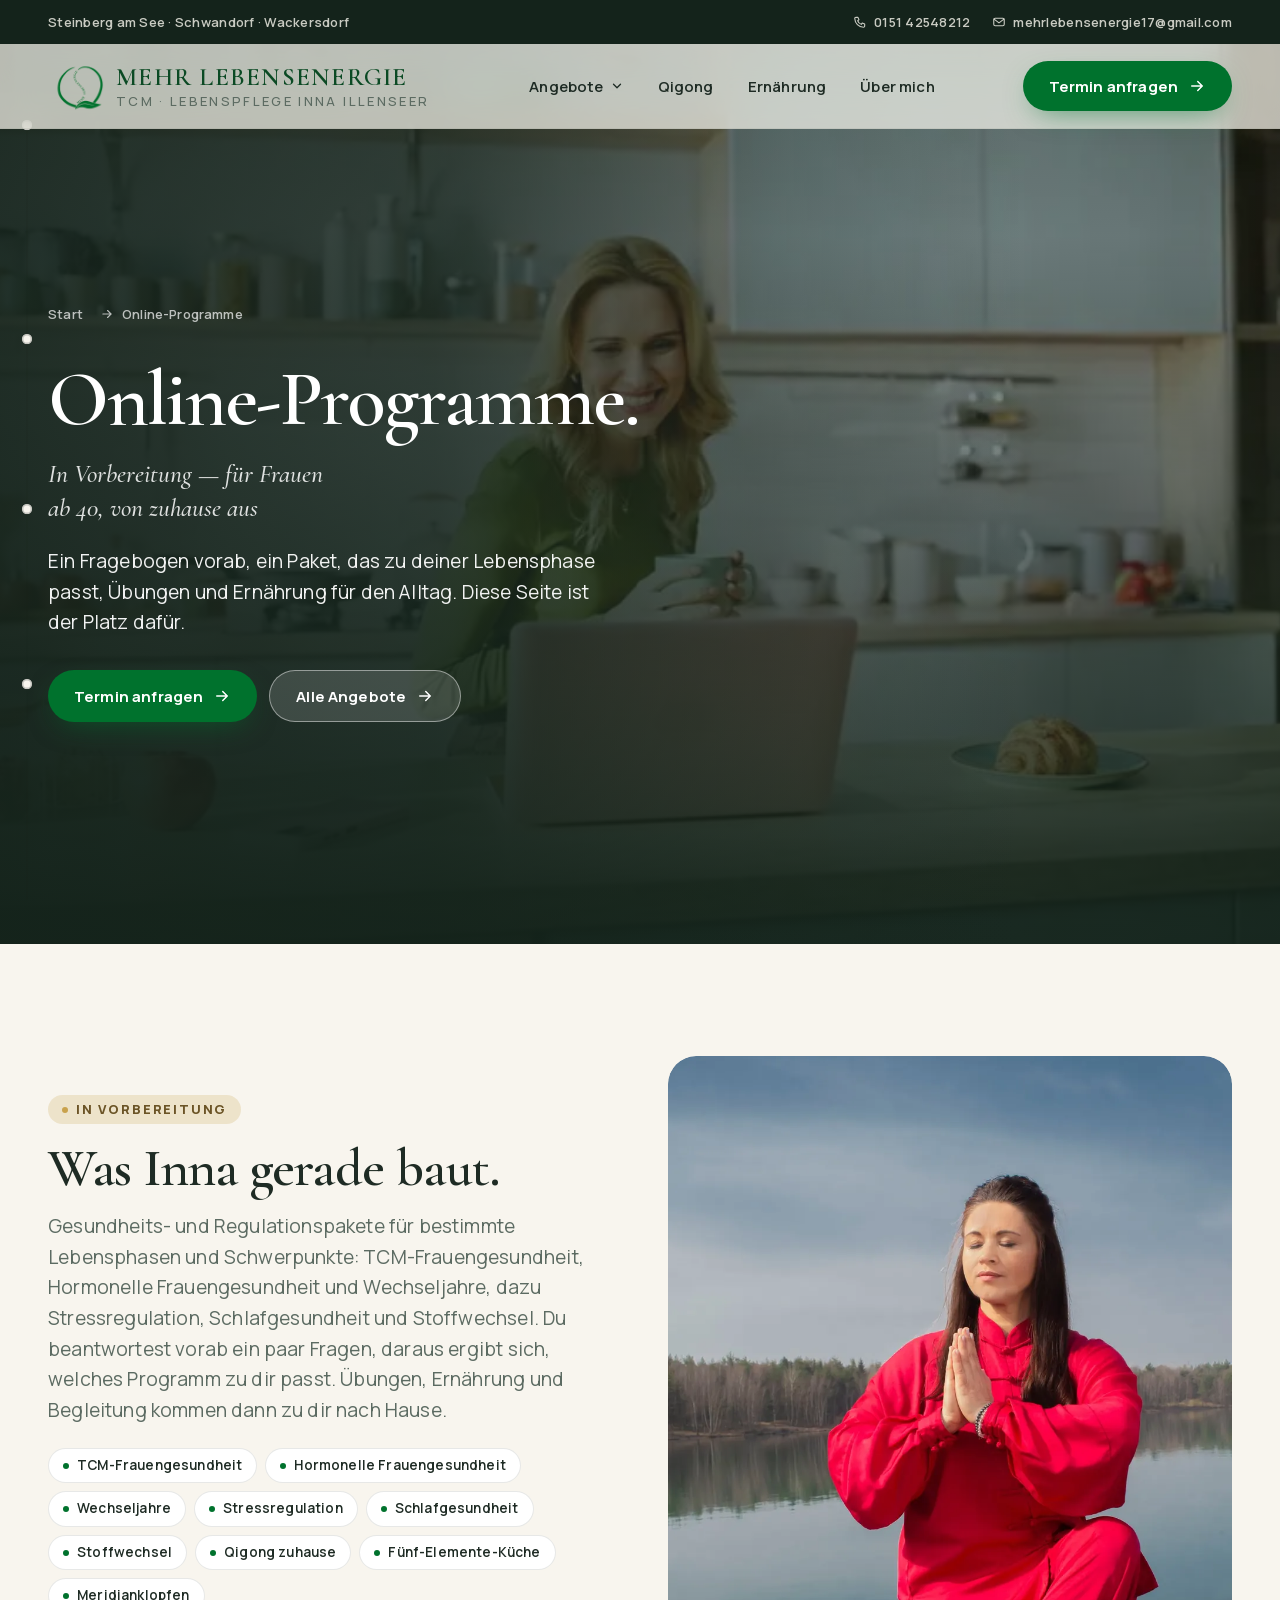
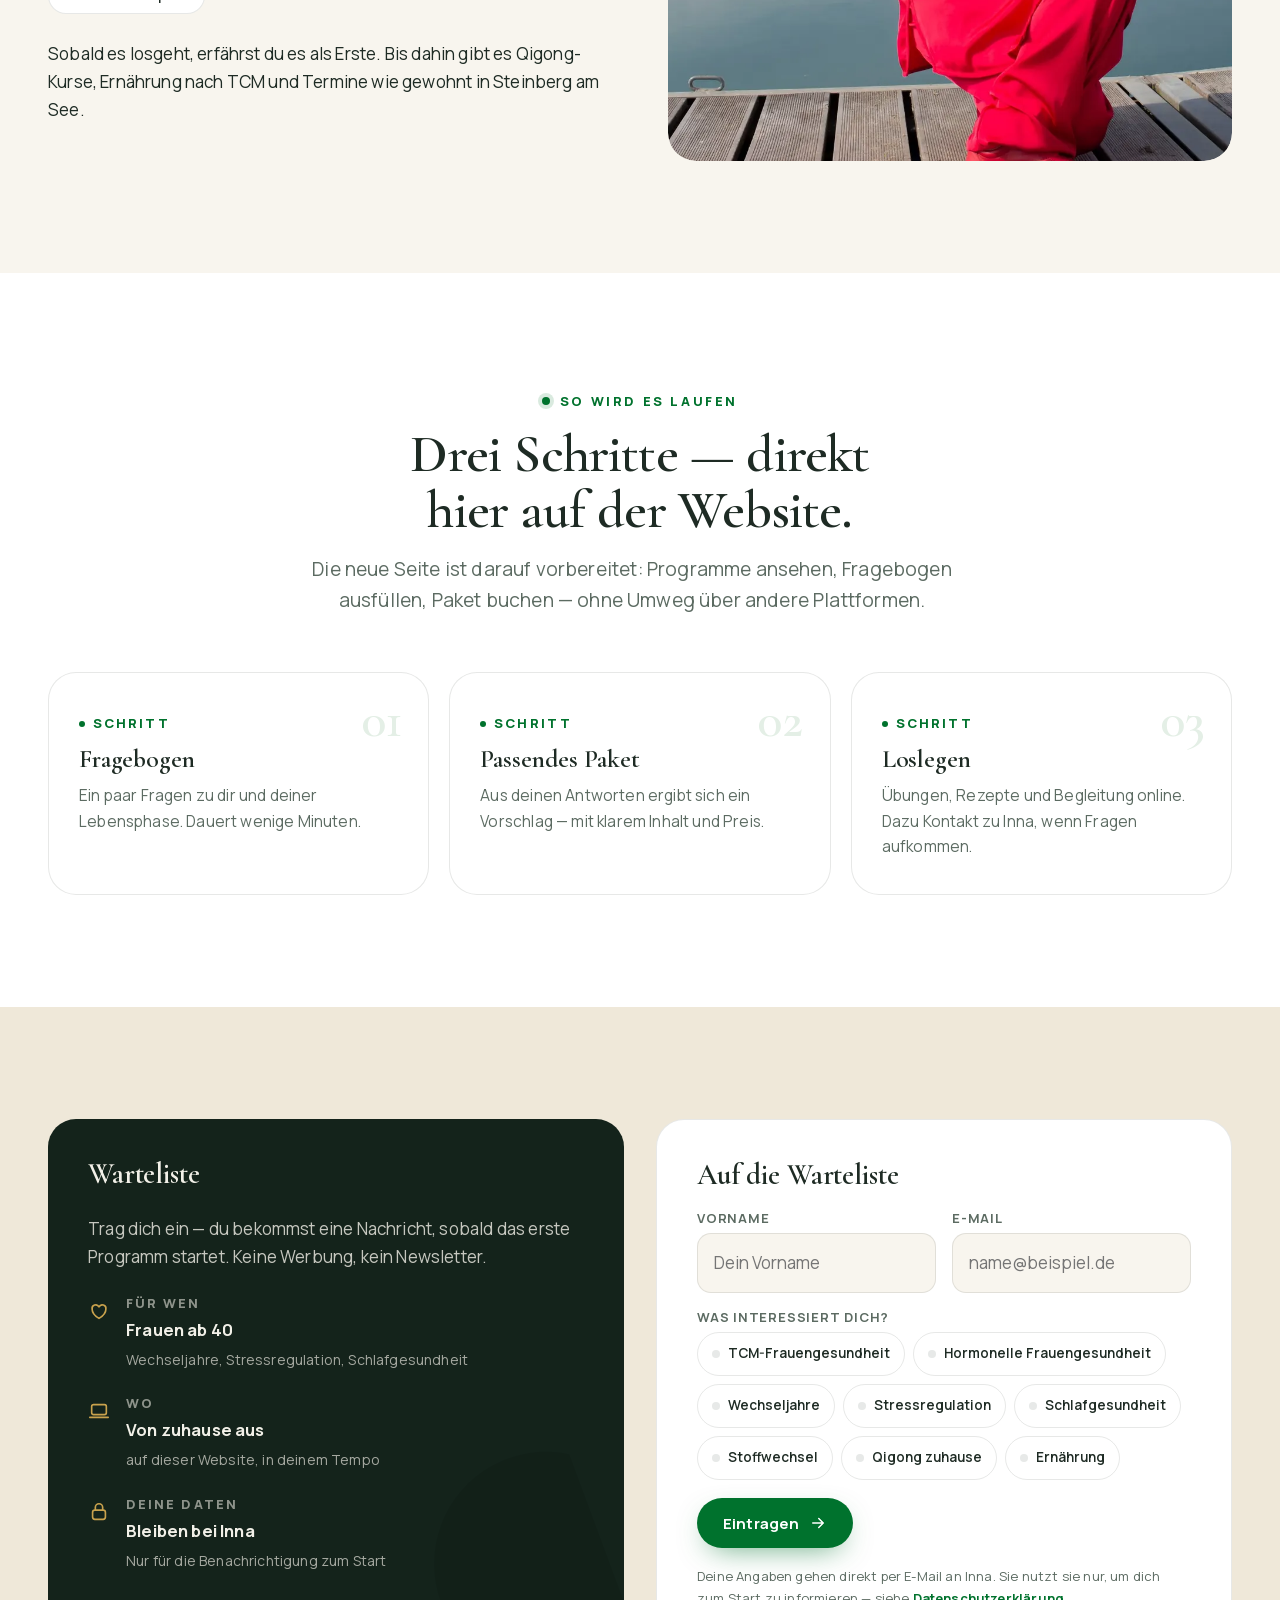
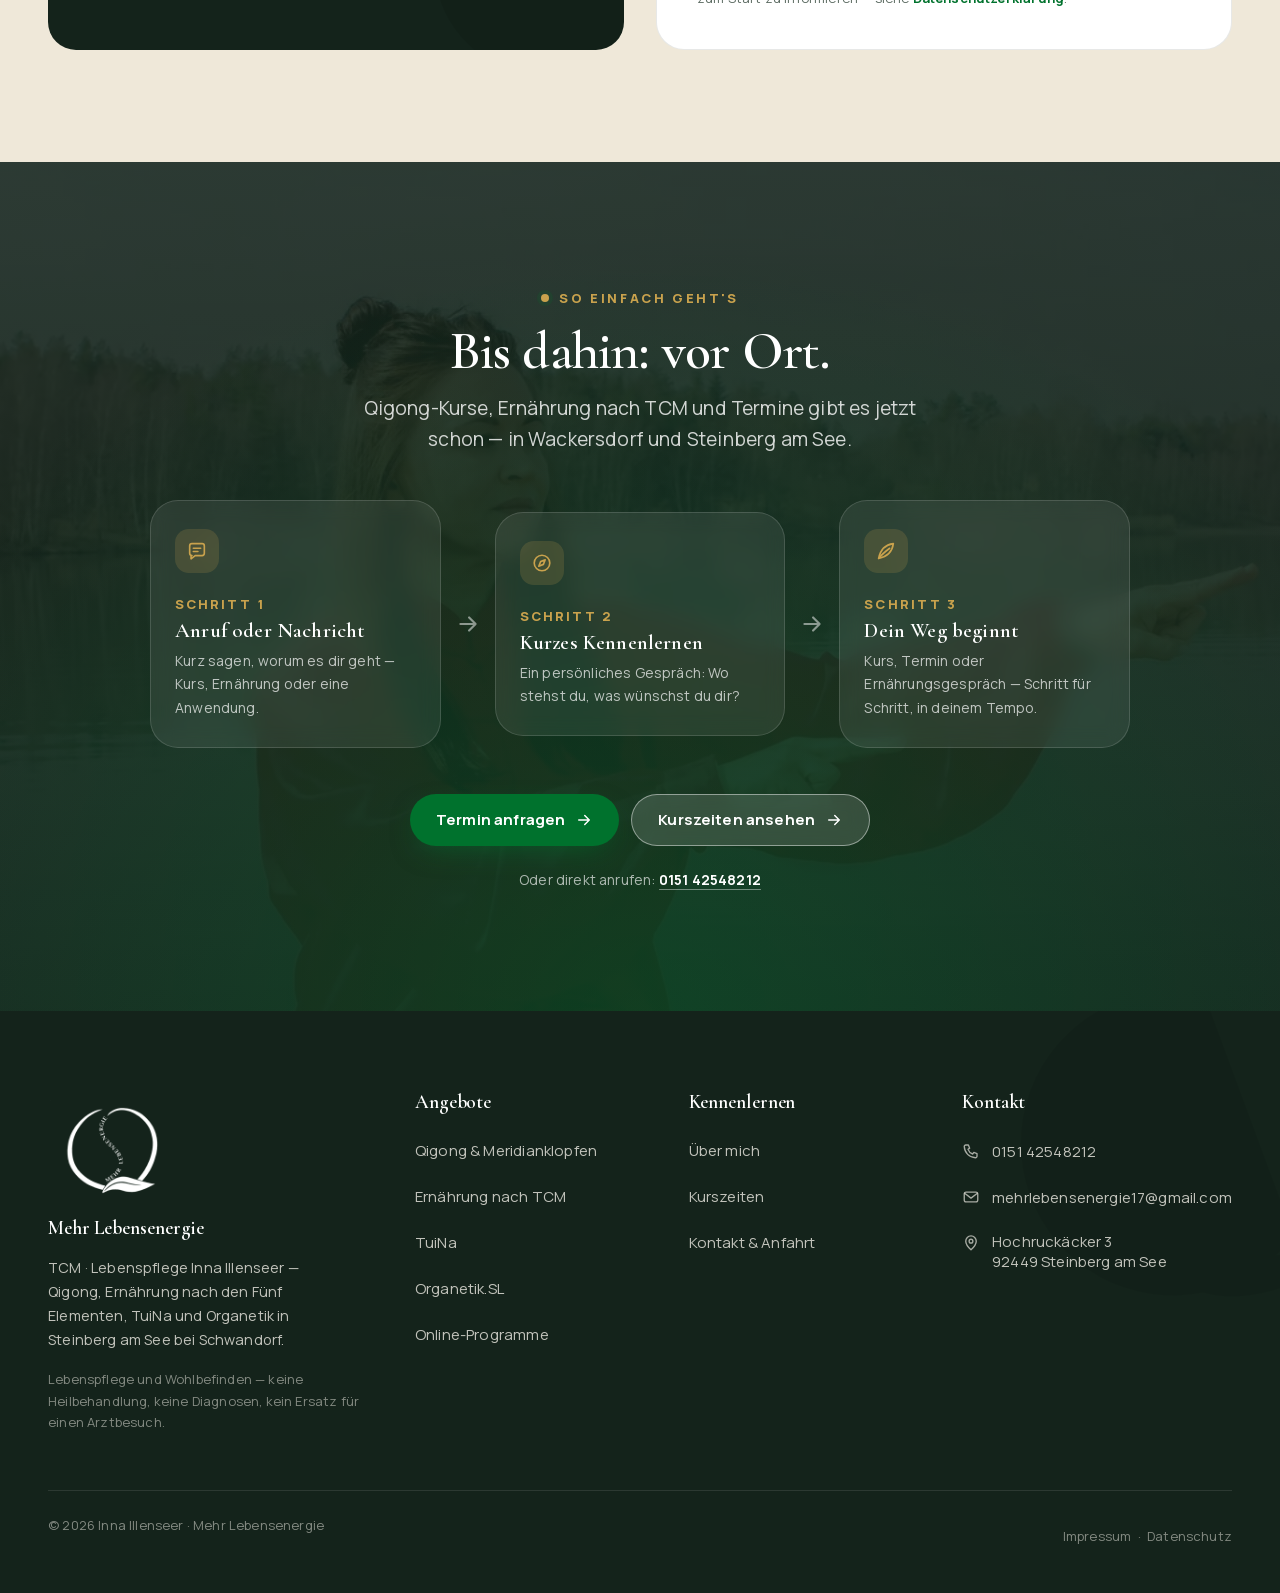
<file: programme.html>
<!DOCTYPE html>
<html lang="de" class="kein-js">
<head>
<meta charset="UTF-8">
<meta name="viewport" content="width=device-width, initial-scale=1.0">
<title>Online-Programme für Frauen ab 40 | Mehr Lebensenergie</title>
<meta name="description" content="Online-Programme von Inna Illenseer: TCM-Frauengesundheit, Wechseljahre, Stressregulation, Schlafgesundheit und Stoffwechsel für zuhause. Auf die Warteliste.">
<link rel="canonical" href="https://mehrlebensenergie-praxis.de/programme">
<meta name="robots" content="index, follow, max-image-preview:large">
<meta name="author" content="Inna Illenseer">
<meta property="og:site_name" content="Mehr Lebensenergie">
<meta property="og:locale" content="de_DE">
<meta property="og:url" content="https://mehrlebensenergie-praxis.de/programme">
<meta property="og:title" content="Online-Programme für Frauen ab 40 | Mehr Lebensenergie">
<meta property="og:description" content="Online-Programme von Inna Illenseer: TCM-Frauengesundheit, Wechseljahre, Stressregulation, Schlafgesundheit und Stoffwechsel für zuhause. Auf die Warteliste.">
<meta property="og:type" content="website">
<meta property="og:image" content="https://mehrlebensenergie-praxis.de/assets/img/og.jpg">
<meta property="og:image:alt" content="Mehr Lebensenergie — TCM · Lebenspflege Inna Illenseer in Steinberg am See">
<meta name="twitter:card" content="summary_large_image">
<meta name="theme-color" content="#14231B">
<link rel="icon" type="image/png" sizes="512x512" href="assets/img/favicon.png">
<link rel="apple-touch-icon" href="assets/img/favicon.png">
<link rel="preload" href="assets/font/manrope-500-latin.woff2" as="font" type="font/woff2" crossorigin>
<link rel="preload" href="assets/font/cormorant-garamond-600-latin.woff2" as="font" type="font/woff2" crossorigin>
<link rel="stylesheet" href="assets/schriften.css">
<link rel="stylesheet" href="styles.css">
<script type="application/ld+json">{"@context": "https://schema.org", "@type": "HealthAndBeautyBusiness", "name": "Mehr Lebensenergie — TCM · Lebenspflege Inna Illenseer", "alternateName": "TCM · Lebenspflege Inna Illenseer", "url": "https://mehrlebensenergie-praxis.de/", "telephone": "+49 151 42548212", "email": "mehrlebensenergie17@gmail.com", "image": "https://mehrlebensenergie-praxis.de/assets/img/og.jpg", "founder": {"@type": "Person", "name": "Inna Illenseer"}, "address": {"@type": "PostalAddress", "streetAddress": "Hochruckäcker 3", "postalCode": "92449", "addressLocality": "Steinberg am See", "addressRegion": "Bayern", "addressCountry": "DE"}, "geo": {"@type": "GeoCoordinates", "latitude": 49.27, "longitude": 12.18}, "areaServed": [{"@type": "City", "name": "Steinberg am See"}, {"@type": "City", "name": "Wackersdorf"}, {"@type": "City", "name": "Schwandorf"}, {"@type": "City", "name": "Burglengenfeld"}, {"@type": "City", "name": "Nittenau"}, {"@type": "City", "name": "Bodenwöhr"}, {"@type": "City", "name": "Neunburg vorm Wald"}, {"@type": "City", "name": "Nabburg"}, {"@type": "City", "name": "Maxhütte-Haidhof"}, {"@type": "City", "name": "Regensburg"}], "knowsAbout": ["Qigong", "Meridianklopfen", "Ernährung nach den Fünf Elementen", "TuiNa", "Organetik", "Traditionelle Chinesische Medizin"]}</script><script type="application/ld+json">{"@context": "https://schema.org", "@type": "BreadcrumbList", "itemListElement": [{"@type": "ListItem", "position": 1, "name": "Start", "item": "https://mehrlebensenergie-praxis.de/"}, {"@type": "ListItem", "position": 2, "name": "Online-Programme", "item": "https://mehrlebensenergie-praxis.de/programme"}]}</script>
<script>try{if(sessionStorage.getItem('ille-wipe')){document.documentElement.classList.add('ankunft');sessionStorage.removeItem('ille-wipe')}}catch(e){}</script>
</head>
<body>
<div class="wisch" aria-hidden="true"></div>
<div class="cursor" aria-hidden="true"></div>
<div class="meridian" aria-hidden="true"><div class="bahn"></div><div class="fluss"></div></div>

<header>
  <div class="topbar"><div class="wrap">
    <span class="links">Steinberg am See · Schwandorf · Wackersdorf</span>
    <div class="rechts"><a href="tel:+4915142548212"><svg viewBox="0 0 24 24" aria-hidden="true" class=""><path d="M5 4h3.5l1.7 4.2-2.2 1.6a10 10 0 0 0 6.2 6.2l1.6-2.2L20 15.5V19a2 2 0 0 1-2.1 2A15.5 15.5 0 0 1 3 6.1 2 2 0 0 1 5 4z"/></svg>0151 42548212</a><a href="mailto:mehrlebensenergie17@gmail.com"><svg viewBox="0 0 24 24" aria-hidden="true" class=""><rect x="3" y="5.5" width="18" height="13" rx="2.5"/><path d="m3.5 7 8.5 6.5L20.5 7"/></svg>mehrlebensenergie17@gmail.com</a></div>
  </div></div>
  <div class="hauptzeile"><div class="wrap">
    <a class="logo" href="./" aria-label="Mehr Lebensenergie — Startseite"><img decoding="async" src="assets/opt/img-logo-480.webp" alt="Logo Mehr Lebensenergie — TCM · Lebenspflege Inna Illenseer, Steinberg am See" width="56" height="56"><b>Mehr Lebens&shy;energie<small>TCM · Lebenspflege <br class="mb">Inna Illenseer</small></b></a>
    <nav class="haupt" aria-label="Hauptmenü"><ul><li class="hat-menu"><a href="leistungen" aria-haspopup="true">Angebote<svg class="pfeil-klein" viewBox="0 0 24 24" width="14" height="14" aria-hidden="true"><path d="M6 9l6 6 6-6"/></svg></a><div class="drop" aria-label="Angebote"><div class="drop-raster"><a class="drop-eintrag" href="qigong"><span class="ic"><svg viewBox="0 0 24 24" aria-hidden="true" class=""><path d="M12 4c-3 3-3 6 0 8 3-2 3-5 0-8z"/><path d="M12 12c-4 0-7 2-8 6 4 1 7-1 8-6zM12 12c4 0 7 2 8 6-4 1-7-1-8-6z"/></svg></span><span><b>Qigong &amp; Meridianklopfen</b><small>Kurse in Wackersdorf, Einzelstunden</small></span></a><a class="drop-eintrag" href="ernaehrung"><span class="ic"><svg viewBox="0 0 24 24" aria-hidden="true" class=""><path d="M12 8c-3-2-7 0-7 4.5S8 21 10 21c1 0 1.5-.5 2-.5s1 .5 2 .5c2 0 5-4 5-8.5S15 6 12 8z"/><path d="M12 8c0-2 1-3.5 3-4"/></svg></span><span><b>Ernährung nach TCM</b><small>Fünf Elemente auf dem Teller</small></span></a><a class="drop-eintrag" href="tuina"><span class="ic"><svg viewBox="0 0 24 24" aria-hidden="true" class=""><path d="M8 12V6.5a1.5 1.5 0 0 1 3 0V11M11 10V5a1.5 1.5 0 0 1 3 0v6M14 10.5V6.5a1.5 1.5 0 0 1 3 0V13M17 12.5a1.5 1.5 0 0 1 3 0V15a6 6 0 0 1-6 6h-2a6 6 0 0 1-6-6v-3a1.5 1.5 0 0 1 3 0"/></svg></span><span><b>TuiNa</b><small>Traditionelle chinesische Körperarbeit</small></span></a><a class="drop-eintrag" href="organetik"><span class="ic"><svg viewBox="0 0 24 24" aria-hidden="true" class=""><path d="M3 9c2-2 4-2 6 0s4 2 6 0 4-2 6 0"/><path d="M3 15c2-2 4-2 6 0s4 2 6 0 4-2 6 0"/></svg></span><span><b>Organetik.SL</b><small>Bekleidet, ohne Strom, in Ruhe</small></span></a><a class="drop-eintrag" href="programme"><span class="ic"><svg viewBox="0 0 24 24" aria-hidden="true" class=""><rect x="4" y="5" width="16" height="11" rx="2"/><path d="M2 19h20"/></svg></span><span><b>Online-Programme</b><small>In Vorbereitung — Warteliste</small></span></a></div><a class="drop-alle" href="leistungen">Alle Angebote im Überblick<svg viewBox="0 0 24 24" aria-hidden="true" class=""><path d="M5 12h14M13 6l6 6-6 6"/></svg></a></div></li><li><a href="qigong">Qigong</a></li><li><a href="ernaehrung">Ernährung</a></li><li><a href="ueber-mich">Über mich</a></li></ul></nav>
    <div class="header-cta"><a class="btn btn-gruen" href="kontakt"><span>Termin anfragen</span><svg viewBox="0 0 24 24" aria-hidden="true" class=""><path d="M5 12h14M13 6l6 6-6 6"/></svg></a><button class="menu-knopf" aria-label="Menü öffnen" aria-expanded="false" aria-controls="menu"><span></span></button></div>
  </div></div>
</header>
<div class="menu-flaeche" id="menu" hidden>
  <ul><li><a href="./">Start</a></li><li><a href="leistungen">Angebote</a></li><li><a href="qigong">Qigong</a></li><li><a href="ernaehrung">Ernährung</a></li><li><a href="tuina">TuiNa</a></li><li><a href="organetik">Organetik</a></li><li><a href="programme">Online-Programme</a></li><li><a href="ueber-mich">Über mich</a></li><li><a href="kontakt">Termin anfragen</a></li></ul>
  <div class="unten"><a href="tel:+4915142548212">0151 42548212</a><a href="mailto:mehrlebensenergie17@gmail.com">mehrlebensenergie17@gmail.com</a><span>Hochruckäcker 3 · 92449 Steinberg am See</span></div>
  <div class="menu-qi"><svg viewBox="0 0 400 400" aria-hidden="true" class=""><path class="kreis" pathLength="1" d="M236 46 A160 160 0 1 0 330 300"/><path class="qi" pathLength="1" d="M212 52 C140 120 262 200 200 268 C176 296 190 336 236 352"/><path class="blatt" d="M226 356 C258 318 320 314 366 326 C330 358 268 374 226 356 z"/><path class="qi" pathLength="1" d="M236 352 C270 342 310 336 348 330" style="stroke-width:2;opacity:.8"/></svg></div>
</div>
<main>
<section class="hero hero-u" aria-label="Einstieg">
  <div class="medien"><video class="" autoplay muted loop playsinline preload="metadata" poster="assets/opt/img-poster-programme-960.webp"><source src="assets/opt/video-programme-m.mp4" media="(max-width: 760px)" type="video/mp4"><source src="assets/opt/video-programme.mp4" type="video/mp4"></video><div class="schleier"></div></div>
  <div class="wrap hero-inhalt">
    <div><div class="krumen rev"><a href="./">Start</a><svg viewBox="0 0 24 24" aria-hidden="true" class=""><path d="M5 12h14M13 6l6 6-6 6"/></svg><span>Online-Programme</span></div><h1 class="worte">Online-Programme.<span class="h1-ort">In Vorbereitung — für Frauen ab 40, von zuhause aus</span></h1><p class="lead rev v2">Ein Fragebogen vorab, ein Paket, das zu deiner Lebensphase passt, Übungen und Ernährung für den Alltag. Diese Seite ist der Platz dafür.</p>
    <div class="knoepfe rev v3" style="display:flex;gap:12px;flex-wrap:wrap"><a class="btn btn-gruen" href="kontakt"><span>Termin anfragen</span><svg viewBox="0 0 24 24" aria-hidden="true" class=""><path d="M5 12h14M13 6l6 6-6 6"/></svg></a><a class="btn btn-hell" href="leistungen"><span>Alle Angebote</span><svg viewBox="0 0 24 24" aria-hidden="true" class=""><path d="M5 12h14M13 6l6 6-6 6"/></svg></a></div></div>
  </div>
</section>
<section id="idee" data-punkt="Die Idee">
  <div class="wrap programm">
    <div class="rev"><span class="bald">In Vorbereitung</span><h2 class="worte">Was Inna gerade baut.</h2>
      <p class="lead" style="margin-top:14px">Gesundheits- und Regulationspakete für bestimmte Lebensphasen und Schwerpunkte: TCM-Frauengesundheit, Hormonelle Frauengesundheit und Wechseljahre, dazu Stressregulation, Schlafgesundheit und Stoffwechsel. Du beantwortest vorab ein paar Fragen, daraus ergibt sich, welches Programm zu dir passt. Übungen, Ernährung und Begleitung kommen dann zu dir nach Hause.</p>
      <div class="chips"><span class="chip">TCM-Frauengesundheit</span><span class="chip">Hormonelle Frauengesundheit</span><span class="chip">Wechseljahre</span><span class="chip">Stressregulation</span><span class="chip">Schlafgesundheit</span><span class="chip">Stoffwechsel</span><span class="chip">Qigong zuhause</span><span class="chip">Fünf-Elemente-Küche</span><span class="chip">Meridianklopfen</span></div>
      <p>Sobald es losgeht, erfährst du es als Erste. Bis dahin gibt es Qigong-Kurse, Ernährung nach TCM und Termine wie gewohnt in Steinberg am See.</p></div>
    <div class="bildseite"><div class="foto hoch tusche"><img fetchpriority="low" decoding="async" srcset="assets/opt/img-qigong-steg-ruhe-steinberg-640.webp 640w, assets/opt/img-qigong-steg-ruhe-steinberg-960.webp 960w, assets/opt/img-qigong-steg-ruhe-steinberg-1200.webp 1200w" sizes="(max-width: 760px) 100vw, 70vw" src="assets/opt/img-qigong-steg-ruhe-steinberg-1200.webp" alt="Inna Illenseer in Ruhe auf dem Steg — Mehr Lebensenergie, Steinberg am See"></div></div>
  </div>
</section>
<section class="weiss" id="so" data-punkt="So wird es laufen"><div class="wrap"><div class="kopf mitte"><span class="kicker">So wird es laufen</span><h2 class="worte">Drei Schritte — direkt hier auf der Website.</h2><p class=lead>Die neue Seite ist darauf vorbereitet: Programme ansehen, Fragebogen ausfüllen, Paket buchen — ohne Umweg über andere Plattformen.</p></div><div class="ablauf "><div class="schritt rev v1"><span class="nr">Schritt</span><h3>Fragebogen</h3><p>Ein paar Fragen zu dir und deiner Lebensphase. Dauert wenige Minuten.</p></div><div class="schritt rev v2"><span class="nr">Schritt</span><h3>Passendes Paket</h3><p>Aus deinen Antworten ergibt sich ein Vorschlag — mit klarem Inhalt und Preis.</p></div><div class="schritt rev v3"><span class="nr">Schritt</span><h3>Loslegen</h3><p>Übungen, Rezepte und Begleitung online. Dazu Kontakt zu Inna, wenn Fragen aufkommen.</p></div></div></div></section>
<section class="sand" id="warteliste" data-punkt="Warteliste"><div class="wrap kontakt gleich">
  <div class="info-karte rev"><div class="qi-deko"><svg viewBox="0 0 400 400" aria-hidden="true" class=""><path class="kreis" pathLength="1" d="M236 46 A160 160 0 1 0 330 300"/><path class="qi" pathLength="1" d="M212 52 C140 120 262 200 200 268 C176 296 190 336 236 352"/><path class="blatt" d="M226 356 C258 318 320 314 366 326 C330 358 268 374 226 356 z"/><path class="qi" pathLength="1" d="M236 352 C270 342 310 336 348 330" style="stroke-width:2;opacity:.8"/></svg></div><h3>Warteliste</h3><p style="color:rgba(242,240,232,.8)">Trag dich ein — du bekommst eine Nachricht, sobald das erste Programm startet. Keine Werbung, kein Newsletter.</p>
    <div class="info-zeile"><svg viewBox="0 0 24 24" aria-hidden="true" class=""><path d="M12 20s-7.5-4.5-7.5-10A4 4 0 0 1 12 7.5 4 4 0 0 1 19.5 10c0 5.5-7.5 10-7.5 10z"/></svg><div><small>Für wen</small><b>Frauen ab 40</b><span>Wechseljahre, Stressregulation, Schlafgesundheit</span></div></div>
    <div class="info-zeile"><svg viewBox="0 0 24 24" aria-hidden="true" class=""><rect x="4" y="5" width="16" height="11" rx="2"/><path d="M2 19h20"/></svg><div><small>Wo</small><b>Von zuhause aus</b><span>auf dieser Website, in deinem Tempo</span></div></div>
    <div class="info-zeile"><svg viewBox="0 0 24 24" aria-hidden="true" class=""><rect x="5" y="10" width="14" height="10" rx="2.5"/><path d="M8 10V7a4 4 0 0 1 8 0v3"/></svg><div><small>Deine Daten</small><b>Bleiben bei Inna</b><span>Nur für die Benachrichtigung zum Start</span></div></div></div>
  <form class="formular rev v2" id="warteliste-formular" method="post" action="https://kunden-formular.handwerksmanufaktur.workers.dev/inna-illenseer-warteliste" data-mail="mehrlebensenergie17@gmail.com" data-tel="0151 42548212" data-tel-link="tel:+4915142548212" novalidate><h3>Auf die Warteliste</h3>
    <div class="zwei"><div class="feld"><label for="w-name">Vorname</label><input id="w-name" name="name" type="text" autocomplete="given-name" placeholder="Dein Vorname" required></div><div class="feld"><label for="w-mail">E-Mail</label><input id="w-mail" name="mail" type="email" autocomplete="email" placeholder="name@beispiel.de" required></div></div>
    <fieldset class="feld"><legend>Was interessiert dich?</legend><div class="anliegen" data-gruppe="Interesse"><label><input type="checkbox" name="thema" value="TCM-Frauengesundheit">TCM-Frauengesundheit</label><label><input type="checkbox" name="thema" value="Hormonelle Frauengesundheit">Hormonelle Frauengesundheit</label><label><input type="checkbox" name="thema" value="Wechseljahre">Wechseljahre</label><label><input type="checkbox" name="thema" value="Stressregulation">Stressregulation</label><label><input type="checkbox" name="thema" value="Schlafgesundheit">Schlafgesundheit</label><label><input type="checkbox" name="thema" value="Stoffwechsel">Stoffwechsel</label><label><input type="checkbox" name="thema" value="Qigong zuhause">Qigong zuhause</label><label><input type="checkbox" name="thema" value="Ernährung">Ernährung</label></div></fieldset>
    <div class="hp" aria-hidden="true"><label>Bitte leer lassen<input name="firma_url" tabindex="-1" autocomplete="off"></label></div><input type="hidden" name="ts" value="">
    <p class="form-meldung" role="status" aria-live="polite" hidden></p>
    <button class="btn btn-gruen" type="submit"><span>Eintragen</span><svg viewBox="0 0 24 24" aria-hidden="true" class=""><path d="M5 12h14M13 6l6 6-6 6"/></svg></button>
    <p class="klein">Deine Angaben gehen direkt per E-Mail an Inna. Sie nutzt sie nur, um dich zum Start zu informieren — siehe <a href="datenschutz">Datenschutzerklärung</a>.</p></form>
</div></section>
<section class="cta" id="anfrage" data-punkt="Termin">
  <div class="bg"><img fetchpriority="low" decoding="async" srcset="assets/opt/img-qigong-steg-kniend-steinberg-640.webp 640w, assets/opt/img-qigong-steg-kniend-steinberg-960.webp 960w, assets/opt/img-qigong-steg-kniend-steinberg-1333.webp 1333w" sizes="(max-width: 760px) 100vw, 70vw" src="assets/opt/img-qigong-steg-kniend-steinberg-1333.webp" alt="" aria-hidden="true" style="object-position:50% 30%"></div>
  <div class="wrap">
    <span class="kicker">So einfach geht's</span>
    <h2 class="worte">Bis dahin: vor Ort.</h2>
    <p class="lead">Qigong-Kurse, Ernährung nach TCM und Termine gibt es jetzt schon — in Wackersdorf und Steinberg am See.</p>
    <div class="schritte"><div class="sk rev v1"><div class="ico"><svg viewBox="0 0 24 24" aria-hidden="true" class=""><path d="M4 6.5A2.5 2.5 0 0 1 6.5 4h11A2.5 2.5 0 0 1 20 6.5v8a2.5 2.5 0 0 1-2.5 2.5H10l-4.5 3.5V17H6.5A2.5 2.5 0 0 1 4 14.5z"/><path d="M8 9h8M8 12.5h5"/></svg></div><small>Schritt 1</small><b>Anruf oder Nachricht</b><p>Kurz sagen, worum es dir geht — Kurs, Ernährung oder eine Anwendung.</p></div><svg viewBox="0 0 24 24" aria-hidden="true" class=""><path d="M5 12h14M13 6l6 6-6 6"/></svg><div class="sk rev v2"><div class="ico"><svg viewBox="0 0 24 24" aria-hidden="true" class=""><circle cx="12" cy="12" r="8.5"/><path d="m15.5 8.5-2 5-5 2 2-5z"/></svg></div><small>Schritt 2</small><b>Kurzes Kennenlernen</b><p>Ein persönliches Gespräch: Wo stehst du, was wünschst du dir?</p></div><svg viewBox="0 0 24 24" aria-hidden="true" class=""><path d="M5 12h14M13 6l6 6-6 6"/></svg><div class="sk rev v3"><div class="ico"><svg viewBox="0 0 24 24" aria-hidden="true" class=""><path d="M4 20C6 10 12 5 20 4c-1 8-6 14-16 16z"/><path d="M4 20c4-5 8-8 12-11"/></svg></div><small>Schritt 3</small><b>Dein Weg beginnt</b><p>Kurs, Termin oder Ernährungsgespräch — Schritt für Schritt, in deinem Tempo.</p></div></div>
    <div class="knoepfe"><a class="btn btn-gruen" href="kontakt"><span>Termin anfragen</span><svg viewBox="0 0 24 24" aria-hidden="true" class=""><path d="M5 12h14M13 6l6 6-6 6"/></svg></a><a class="btn btn-hell" href="qigong#kurse"><span>Kurszeiten ansehen</span><svg viewBox="0 0 24 24" aria-hidden="true" class=""><path d="M5 12h14M13 6l6 6-6 6"/></svg></a></div>
    <p class="oder">Oder direkt anrufen: <a href="tel:+4915142548212">0151 42548212</a></p>
  </div>
</section>
</main>
<footer>
  <div class="qi-deko"><svg viewBox="0 0 400 400" aria-hidden="true" class=""><path class="kreis" pathLength="1" d="M236 46 A160 160 0 1 0 330 300"/><path class="qi" pathLength="1" d="M212 52 C140 120 262 200 200 268 C176 296 190 336 236 352"/><path class="blatt" d="M226 356 C258 318 320 314 366 326 C330 358 268 374 226 356 z"/><path class="qi" pathLength="1" d="M236 352 C270 342 310 336 348 330" style="stroke-width:2;opacity:.8"/></svg></div>
  <div class="wrap">
    <div class="fuss">
      <div><img fetchpriority="low" decoding="async" src="assets/opt/img-logo-weiss-480.webp" alt="Logo Mehr Lebensenergie, weiß" width="112" height="112" class="fuss-logo"><h3>Mehr Lebensenergie</h3><p>TCM · Lebenspflege Inna Illenseer — Qigong, Ernährung nach den Fünf Elementen, TuiNa und Organetik in Steinberg am See bei Schwandorf.</p><p class="hinweis-fuss">Lebenspflege und Wohlbefinden — keine Heilbehandlung, keine Diagnosen, kein Ersatz für einen Arztbesuch.</p></div>
      <div><h3>Angebote</h3><ul><li><a href="qigong">Qigong &amp; Meridianklopfen</a></li><li><a href="ernaehrung">Ernährung nach TCM</a></li><li><a href="tuina">TuiNa</a></li><li><a href="organetik">Organetik.SL</a></li><li><a href="programme">Online-Programme</a></li></ul></div>
      <div><h3>Kennenlernen</h3><ul><li><a href="ueber-mich">Über mich</a></li><li><a href="qigong#kurse">Kurszeiten</a></li><li><a href="kontakt">Kontakt &amp; Anfahrt</a></li></ul></div>
      <div><h3>Kontakt</h3><ul class="kontakt-liste"><li><a href="tel:+4915142548212"><svg viewBox="0 0 24 24" aria-hidden="true" class=""><path d="M5 4h3.5l1.7 4.2-2.2 1.6a10 10 0 0 0 6.2 6.2l1.6-2.2L20 15.5V19a2 2 0 0 1-2.1 2A15.5 15.5 0 0 1 3 6.1 2 2 0 0 1 5 4z"/></svg><span>0151 42548212</span></a></li><li><a href="mailto:mehrlebensenergie17@gmail.com"><svg viewBox="0 0 24 24" aria-hidden="true" class=""><rect x="3" y="5.5" width="18" height="13" rx="2.5"/><path d="m3.5 7 8.5 6.5L20.5 7"/></svg><span>mehrlebensenergie17@gmail.com</span></a></li><li><a href="kontakt#anfahrt"><svg viewBox="0 0 24 24" aria-hidden="true" class=""><path d="M12 21s-7-6.4-7-11.5a7 7 0 0 1 14 0C19 14.6 12 21 12 21z"/><circle cx="12" cy="9.5" r="2.5"/></svg><span>Hochruckäcker 3<br>92449 Steinberg am See</span></a></li></ul></div>
    </div>
    <div class="fuss-unten"><span>© 2026 Inna Illenseer · Mehr Lebensenergie</span><span><a href="impressum">Impressum</a> &nbsp;·&nbsp; <a href="datenschutz">Datenschutz</a></span></div>
  </div>
</footer>
<script src="main.js"></script>
</body>
</html>
</file>
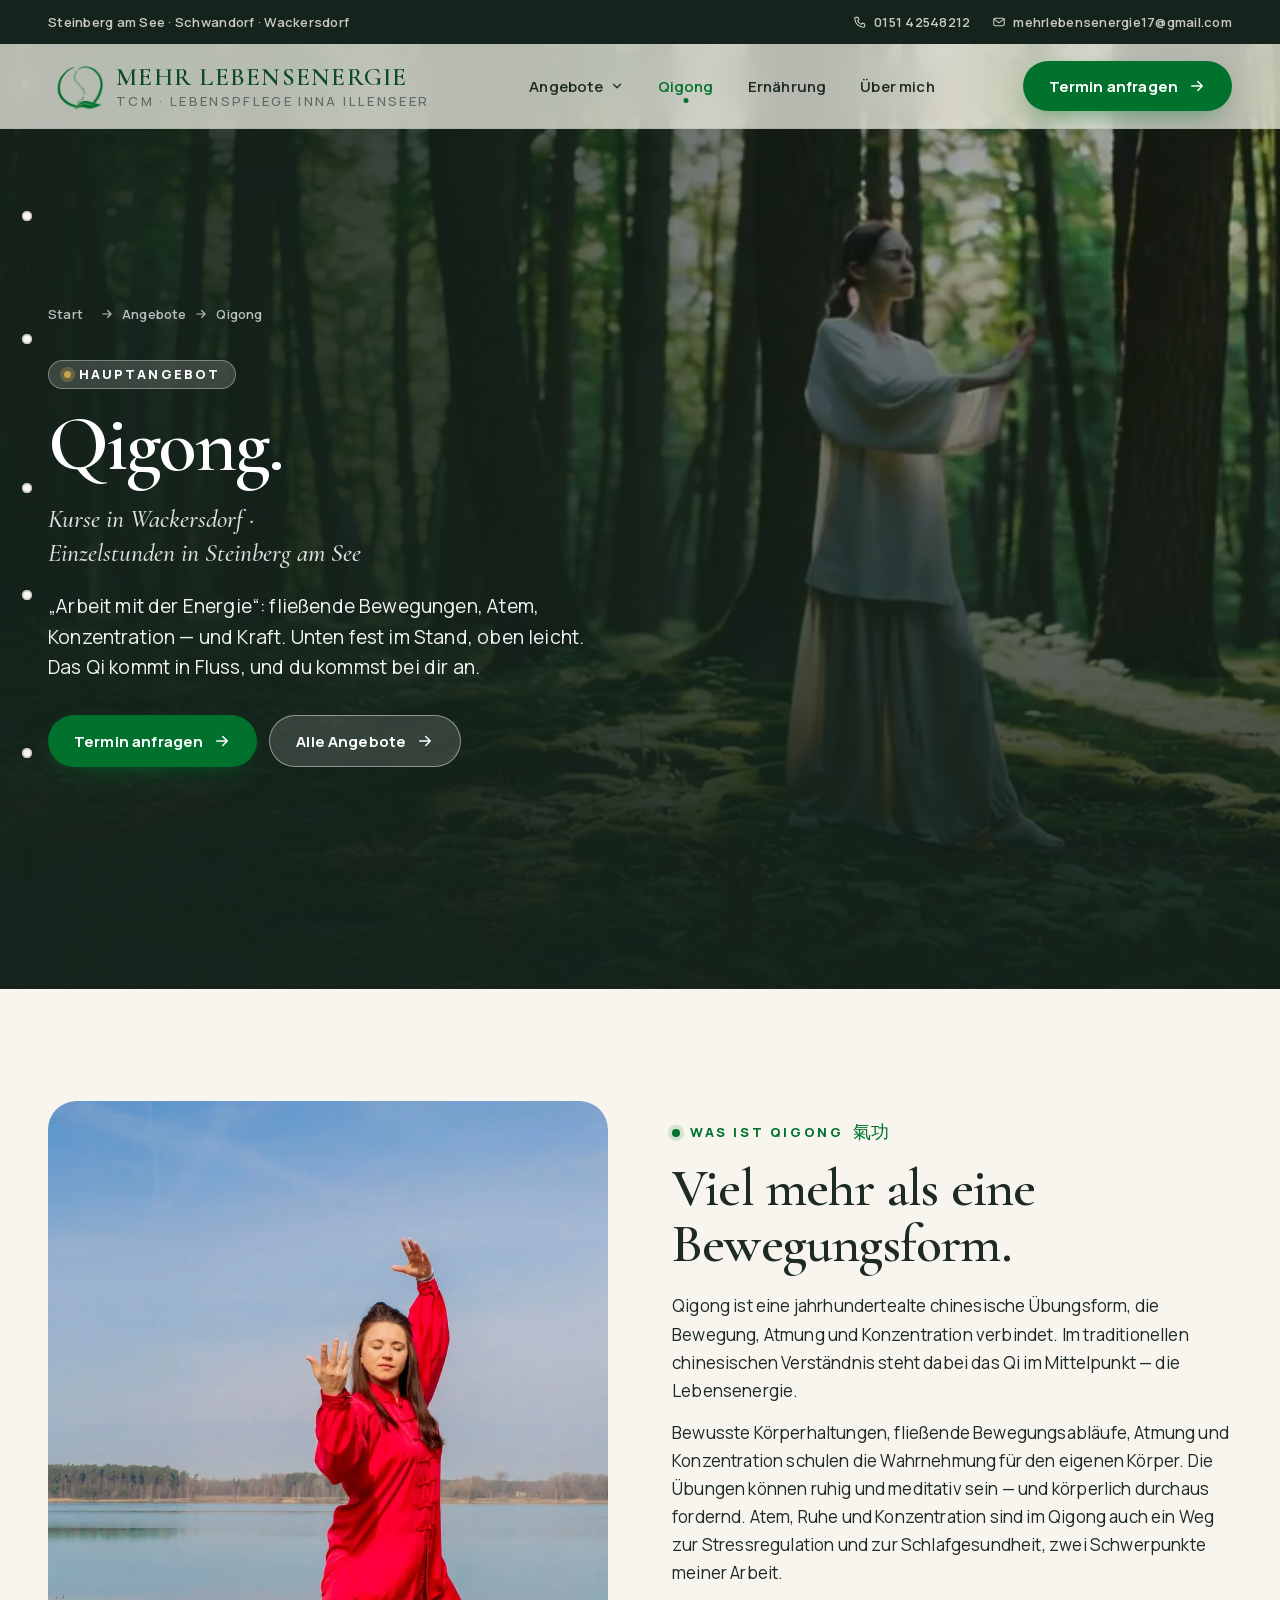
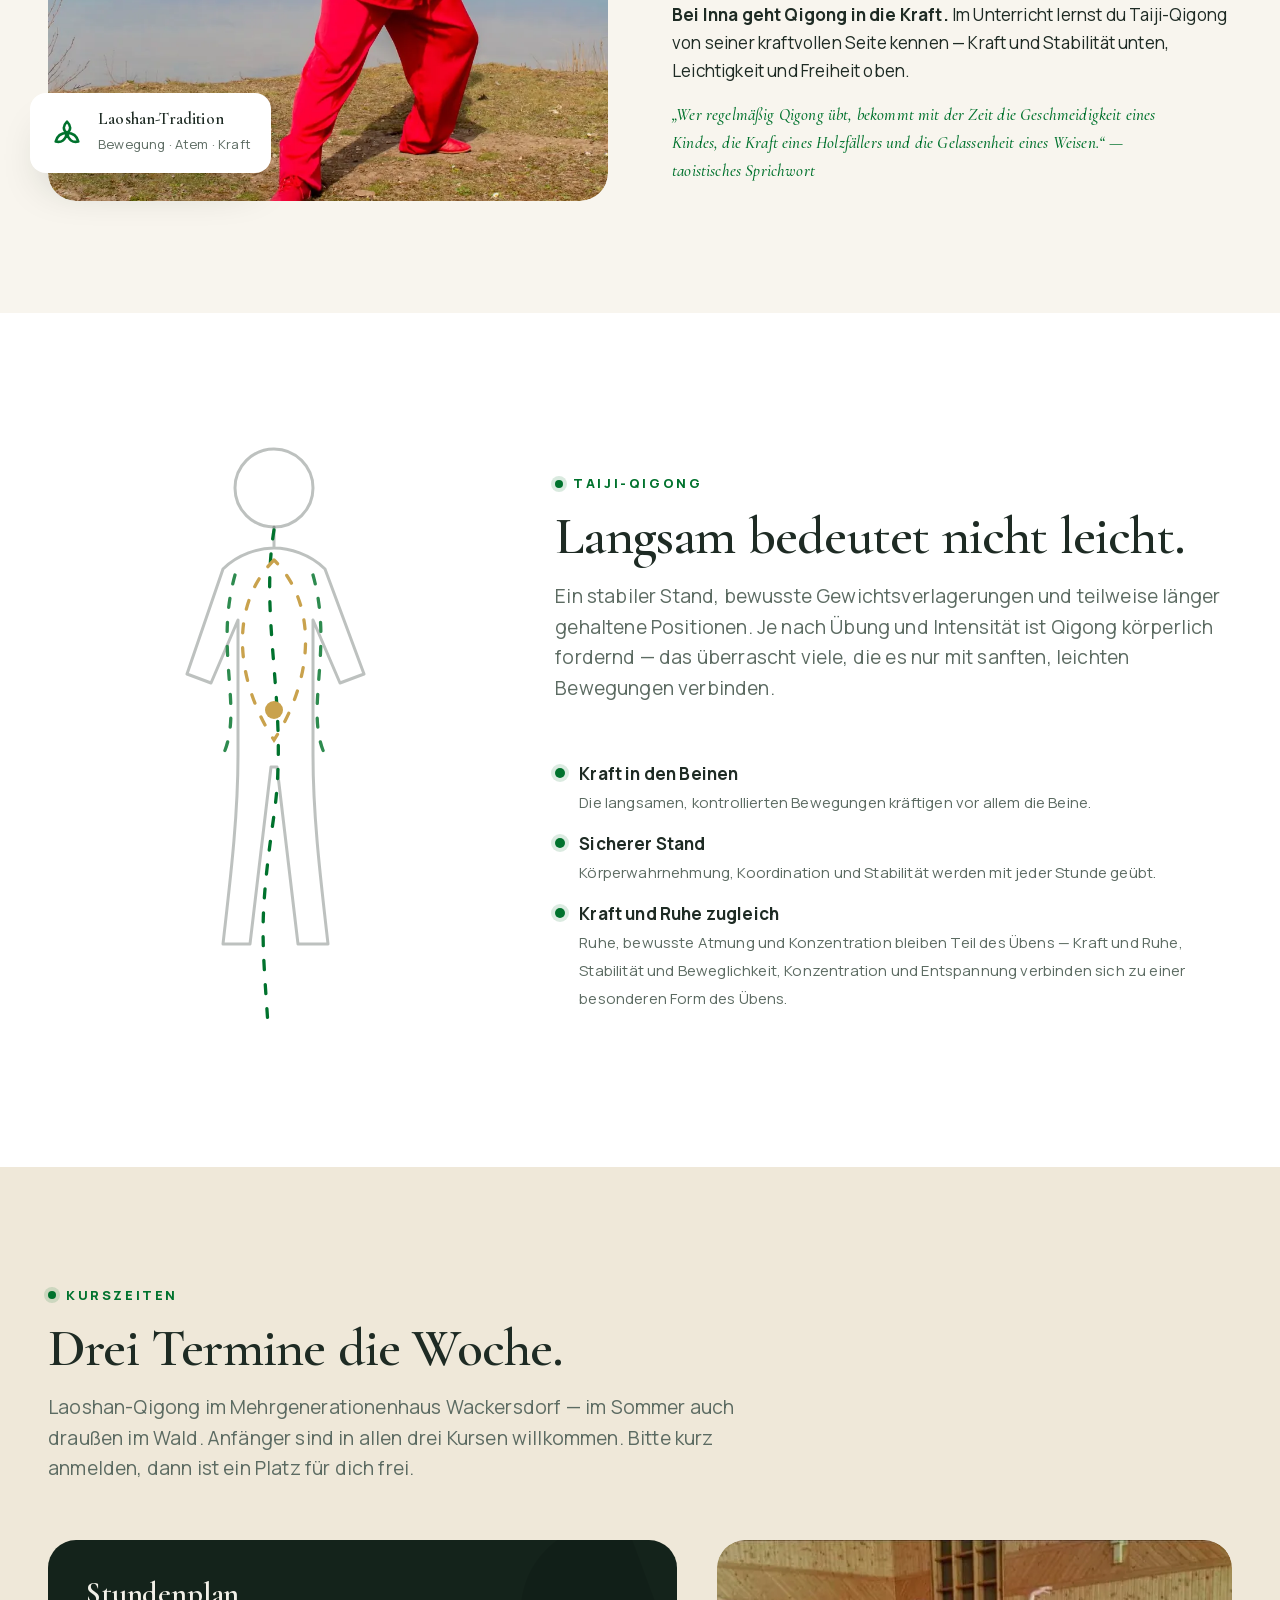
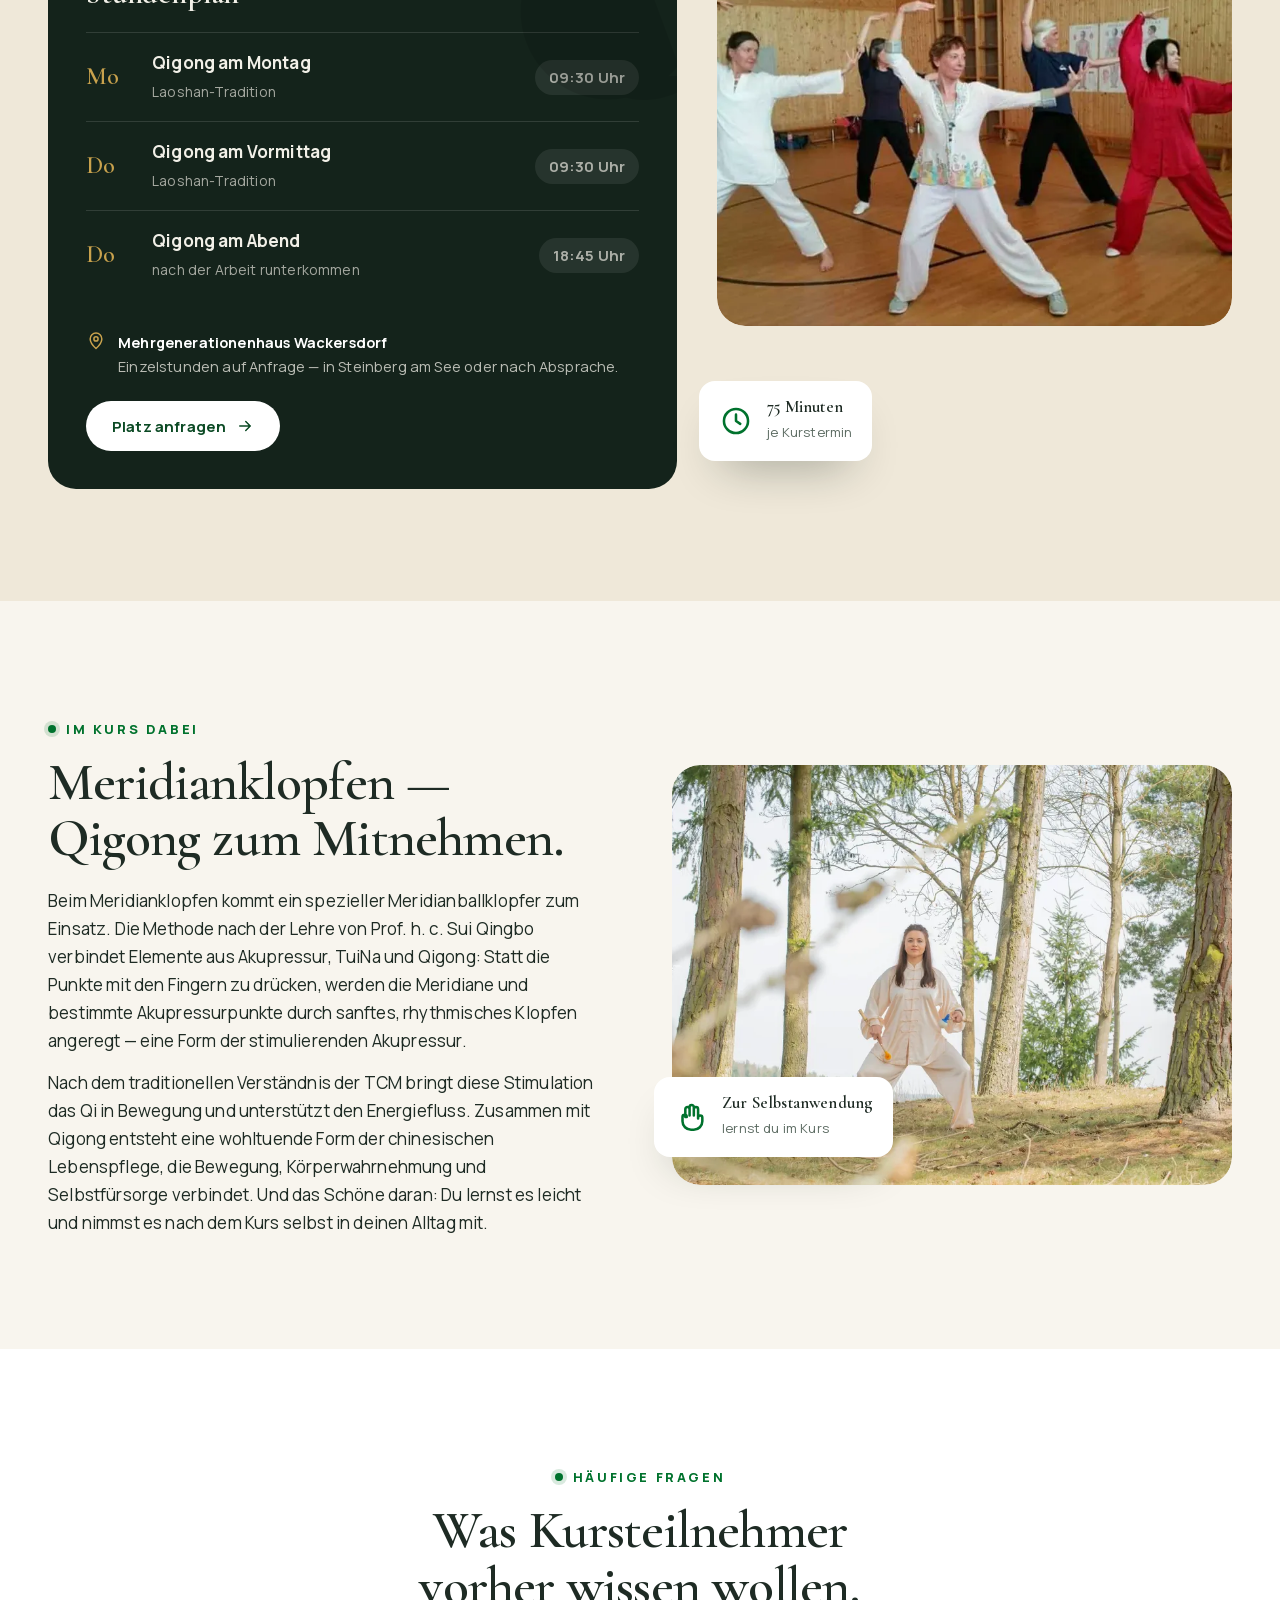
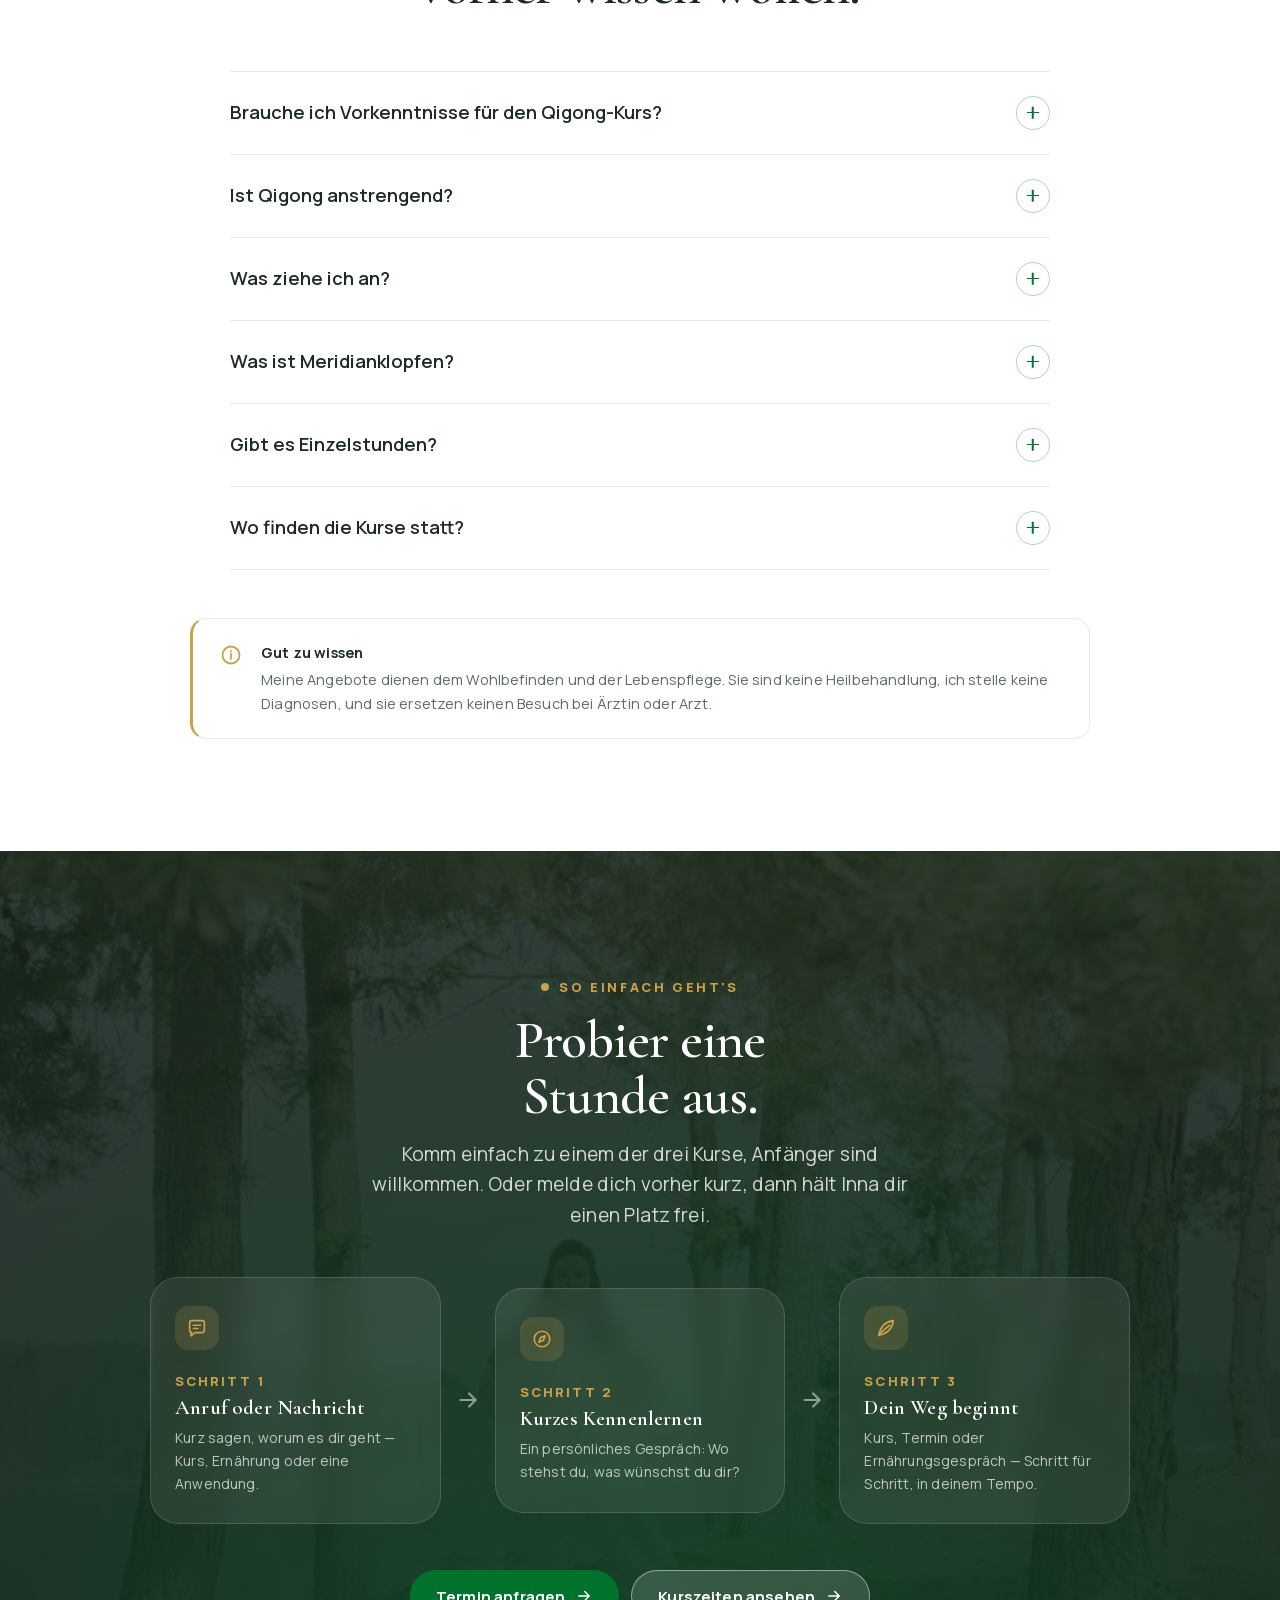
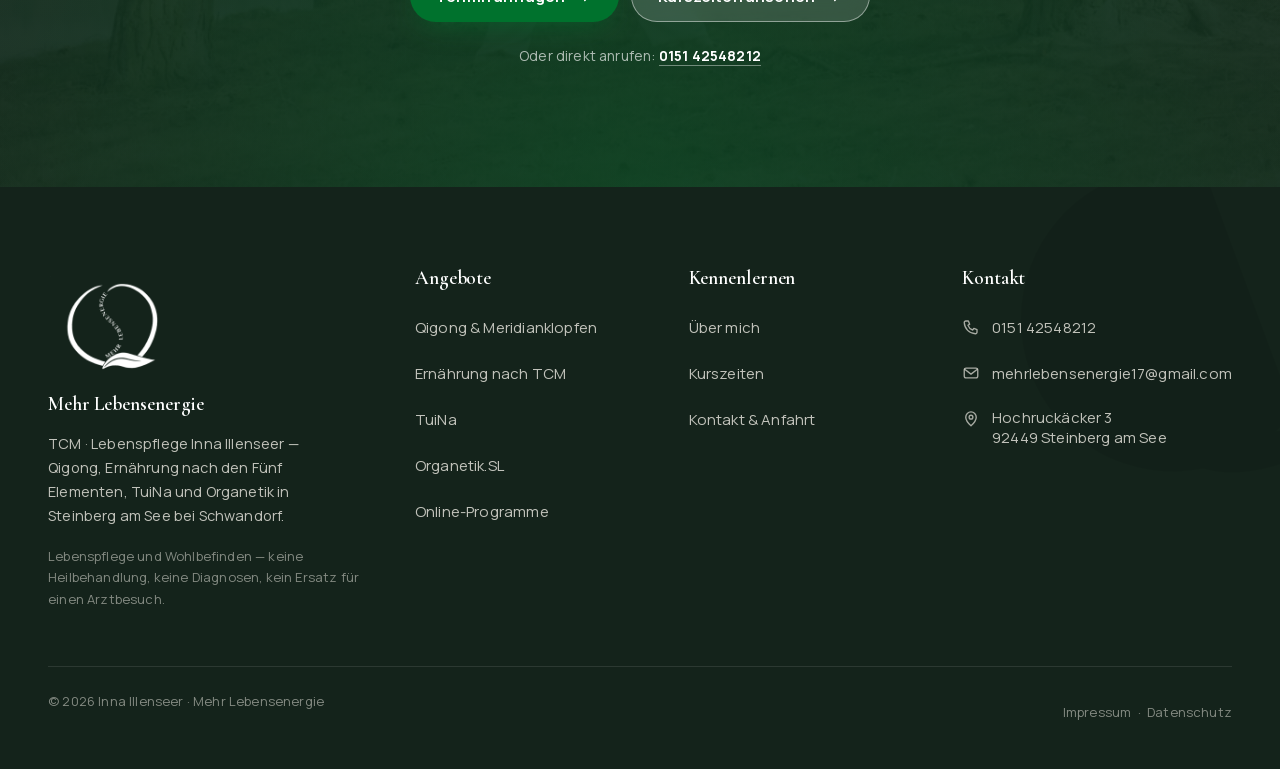
<file: qigong.html>
<!DOCTYPE html>
<html lang="de" class="kein-js">
<head>
<meta charset="UTF-8">
<meta name="viewport" content="width=device-width, initial-scale=1.0">
<title>Qigong-Kurse in Wackersdorf bei Schwandorf | Mehr Lebensenergie</title>
<meta name="description" content="Laoshan-Qigong mit Inna Illenseer in Wackersdorf: Montag und Donnerstag, Anfänger in allen Kursen willkommen. Meridianklopfen inklusive.">
<link rel="canonical" href="https://mehrlebensenergie-praxis.de/qigong">
<meta name="robots" content="index, follow, max-image-preview:large">
<meta name="author" content="Inna Illenseer">
<meta property="og:site_name" content="Mehr Lebensenergie">
<meta property="og:locale" content="de_DE">
<meta property="og:url" content="https://mehrlebensenergie-praxis.de/qigong">
<meta property="og:title" content="Qigong-Kurse in Wackersdorf bei Schwandorf | Mehr Lebensenergie">
<meta property="og:description" content="Laoshan-Qigong mit Inna Illenseer in Wackersdorf: Montag und Donnerstag, Anfänger in allen Kursen willkommen. Meridianklopfen inklusive.">
<meta property="og:type" content="website">
<meta property="og:image" content="https://mehrlebensenergie-praxis.de/assets/img/og.jpg">
<meta property="og:image:alt" content="Mehr Lebensenergie — TCM · Lebenspflege Inna Illenseer in Steinberg am See">
<meta name="twitter:card" content="summary_large_image">
<meta name="theme-color" content="#14231B">
<link rel="icon" type="image/png" sizes="512x512" href="assets/img/favicon.png">
<link rel="apple-touch-icon" href="assets/img/favicon.png">
<link rel="preload" href="assets/font/manrope-500-latin.woff2" as="font" type="font/woff2" crossorigin>
<link rel="preload" href="assets/font/cormorant-garamond-600-latin.woff2" as="font" type="font/woff2" crossorigin>
<link rel="stylesheet" href="assets/schriften.css">
<link rel="stylesheet" href="styles.css">
<script type="application/ld+json">{"@context": "https://schema.org", "@type": "HealthAndBeautyBusiness", "name": "Mehr Lebensenergie — TCM · Lebenspflege Inna Illenseer", "alternateName": "TCM · Lebenspflege Inna Illenseer", "url": "https://mehrlebensenergie-praxis.de/", "telephone": "+49 151 42548212", "email": "mehrlebensenergie17@gmail.com", "image": "https://mehrlebensenergie-praxis.de/assets/img/og.jpg", "founder": {"@type": "Person", "name": "Inna Illenseer"}, "address": {"@type": "PostalAddress", "streetAddress": "Hochruckäcker 3", "postalCode": "92449", "addressLocality": "Steinberg am See", "addressRegion": "Bayern", "addressCountry": "DE"}, "geo": {"@type": "GeoCoordinates", "latitude": 49.27, "longitude": 12.18}, "areaServed": [{"@type": "City", "name": "Steinberg am See"}, {"@type": "City", "name": "Wackersdorf"}, {"@type": "City", "name": "Schwandorf"}, {"@type": "City", "name": "Burglengenfeld"}, {"@type": "City", "name": "Nittenau"}, {"@type": "City", "name": "Bodenwöhr"}, {"@type": "City", "name": "Neunburg vorm Wald"}, {"@type": "City", "name": "Nabburg"}, {"@type": "City", "name": "Maxhütte-Haidhof"}, {"@type": "City", "name": "Regensburg"}], "knowsAbout": ["Qigong", "Meridianklopfen", "Ernährung nach den Fünf Elementen", "TuiNa", "Organetik", "Traditionelle Chinesische Medizin"]}</script><script type="application/ld+json">{"@context": "https://schema.org", "@type": "BreadcrumbList", "itemListElement": [{"@type": "ListItem", "position": 1, "name": "Start", "item": "https://mehrlebensenergie-praxis.de/"}, {"@type": "ListItem", "position": 2, "name": "Qigong & Meridianklopfen", "item": "https://mehrlebensenergie-praxis.de/qigong"}]}</script><script type="application/ld+json">{"@context": "https://schema.org", "@type": "FAQPage", "mainEntity": [{"@type": "Question", "name": "Brauche ich Vorkenntnisse für den Qigong-Kurs?", "acceptedAnswer": {"@type": "Answer", "text": "Nein. Anfänger sind in allen drei Kursen willkommen, an jedem Wochentag. Laoshan-Qigong eignet sich für jedes Alter und jede Lebens- und Gesundheitssituation — die Bewegungen sind langsam, fließend und werden sitzend oder stehend geübt."}}, {"@type": "Question", "name": "Ist Qigong anstrengend?", "acceptedAnswer": {"@type": "Answer", "text": "Mehr, als viele denken. Innas Qigong geht in die Kraft: fester Stand, Beinkraft, Muskeln, die arbeiten — und darüber Leichtigkeit in Schultern und Atem. Das Tempo bestimmst du."}}, {"@type": "Question", "name": "Was ziehe ich an?", "acceptedAnswer": {"@type": "Answer", "text": "Bequeme Kleidung, in der du dich frei bewegen kannst, und flache Schuhe oder Socken. Mehr braucht es nicht."}}, {"@type": "Question", "name": "Was ist Meridianklopfen?", "acceptedAnswer": {"@type": "Answer", "text": "Eine Übung mit dem Meridianballklopfer nach der Lehre von Prof. h. c. Sui Qingbo: Durch sanftes Klopfen entlang der Meridiane und bestimmter Akupressurpunkte wird nach dem Verständnis der TCM der Energiefluss unterstützt. Du lernst es im Qigong-Kurs mit und kannst es danach selbst in deinen Alltag mitnehmen."}}, {"@type": "Question", "name": "Gibt es Einzelstunden?", "acceptedAnswer": {"@type": "Answer", "text": "Ja, auf Anfrage — in Steinberg am See oder nach Absprache. Melde dich einfach kurz."}}, {"@type": "Question", "name": "Wo finden die Kurse statt?", "acceptedAnswer": {"@type": "Answer", "text": "Im Mehrgenerationenhaus Wackersdorf. Montag 09:30 Uhr, Donnerstag 09:30 Uhr und 18:45 Uhr. Im Sommer geht es mit der Gruppe auch raus in den Wald."}}]}</script>
<script>try{if(sessionStorage.getItem('ille-wipe')){document.documentElement.classList.add('ankunft');sessionStorage.removeItem('ille-wipe')}}catch(e){}</script>
</head>
<body>
<div class="wisch" aria-hidden="true"></div>
<div class="cursor" aria-hidden="true"></div>
<div class="meridian" aria-hidden="true"><div class="bahn"></div><div class="fluss"></div></div>

<header>
  <div class="topbar"><div class="wrap">
    <span class="links">Steinberg am See · Schwandorf · Wackersdorf</span>
    <div class="rechts"><a href="tel:+4915142548212"><svg viewBox="0 0 24 24" aria-hidden="true" class=""><path d="M5 4h3.5l1.7 4.2-2.2 1.6a10 10 0 0 0 6.2 6.2l1.6-2.2L20 15.5V19a2 2 0 0 1-2.1 2A15.5 15.5 0 0 1 3 6.1 2 2 0 0 1 5 4z"/></svg>0151 42548212</a><a href="mailto:mehrlebensenergie17@gmail.com"><svg viewBox="0 0 24 24" aria-hidden="true" class=""><rect x="3" y="5.5" width="18" height="13" rx="2.5"/><path d="m3.5 7 8.5 6.5L20.5 7"/></svg>mehrlebensenergie17@gmail.com</a></div>
  </div></div>
  <div class="hauptzeile"><div class="wrap">
    <a class="logo" href="./" aria-label="Mehr Lebensenergie — Startseite"><img decoding="async" src="assets/opt/img-logo-480.webp" alt="Logo Mehr Lebensenergie — TCM · Lebenspflege Inna Illenseer, Steinberg am See" width="56" height="56"><b>Mehr Lebens&shy;energie<small>TCM · Lebenspflege <br class="mb">Inna Illenseer</small></b></a>
    <nav class="haupt" aria-label="Hauptmenü"><ul><li class="hat-menu"><a href="leistungen" aria-haspopup="true">Angebote<svg class="pfeil-klein" viewBox="0 0 24 24" width="14" height="14" aria-hidden="true"><path d="M6 9l6 6 6-6"/></svg></a><div class="drop" aria-label="Angebote"><div class="drop-raster"><a class="drop-eintrag" href="qigong"><span class="ic"><svg viewBox="0 0 24 24" aria-hidden="true" class=""><path d="M12 4c-3 3-3 6 0 8 3-2 3-5 0-8z"/><path d="M12 12c-4 0-7 2-8 6 4 1 7-1 8-6zM12 12c4 0 7 2 8 6-4 1-7-1-8-6z"/></svg></span><span><b>Qigong &amp; Meridianklopfen</b><small>Kurse in Wackersdorf, Einzelstunden</small></span></a><a class="drop-eintrag" href="ernaehrung"><span class="ic"><svg viewBox="0 0 24 24" aria-hidden="true" class=""><path d="M12 8c-3-2-7 0-7 4.5S8 21 10 21c1 0 1.5-.5 2-.5s1 .5 2 .5c2 0 5-4 5-8.5S15 6 12 8z"/><path d="M12 8c0-2 1-3.5 3-4"/></svg></span><span><b>Ernährung nach TCM</b><small>Fünf Elemente auf dem Teller</small></span></a><a class="drop-eintrag" href="tuina"><span class="ic"><svg viewBox="0 0 24 24" aria-hidden="true" class=""><path d="M8 12V6.5a1.5 1.5 0 0 1 3 0V11M11 10V5a1.5 1.5 0 0 1 3 0v6M14 10.5V6.5a1.5 1.5 0 0 1 3 0V13M17 12.5a1.5 1.5 0 0 1 3 0V15a6 6 0 0 1-6 6h-2a6 6 0 0 1-6-6v-3a1.5 1.5 0 0 1 3 0"/></svg></span><span><b>TuiNa</b><small>Traditionelle chinesische Körperarbeit</small></span></a><a class="drop-eintrag" href="organetik"><span class="ic"><svg viewBox="0 0 24 24" aria-hidden="true" class=""><path d="M3 9c2-2 4-2 6 0s4 2 6 0 4-2 6 0"/><path d="M3 15c2-2 4-2 6 0s4 2 6 0 4-2 6 0"/></svg></span><span><b>Organetik.SL</b><small>Bekleidet, ohne Strom, in Ruhe</small></span></a><a class="drop-eintrag" href="programme"><span class="ic"><svg viewBox="0 0 24 24" aria-hidden="true" class=""><rect x="4" y="5" width="16" height="11" rx="2"/><path d="M2 19h20"/></svg></span><span><b>Online-Programme</b><small>In Vorbereitung — Warteliste</small></span></a></div><a class="drop-alle" href="leistungen">Alle Angebote im Überblick<svg viewBox="0 0 24 24" aria-hidden="true" class=""><path d="M5 12h14M13 6l6 6-6 6"/></svg></a></div></li><li><a href="qigong" class="aktiv">Qigong</a></li><li><a href="ernaehrung">Ernährung</a></li><li><a href="ueber-mich">Über mich</a></li></ul></nav>
    <div class="header-cta"><a class="btn btn-gruen" href="kontakt"><span>Termin anfragen</span><svg viewBox="0 0 24 24" aria-hidden="true" class=""><path d="M5 12h14M13 6l6 6-6 6"/></svg></a><button class="menu-knopf" aria-label="Menü öffnen" aria-expanded="false" aria-controls="menu"><span></span></button></div>
  </div></div>
</header>
<div class="menu-flaeche" id="menu" hidden>
  <ul><li><a href="./">Start</a></li><li><a href="leistungen">Angebote</a></li><li><a href="qigong">Qigong</a></li><li><a href="ernaehrung">Ernährung</a></li><li><a href="tuina">TuiNa</a></li><li><a href="organetik">Organetik</a></li><li><a href="programme">Online-Programme</a></li><li><a href="ueber-mich">Über mich</a></li><li><a href="kontakt">Termin anfragen</a></li></ul>
  <div class="unten"><a href="tel:+4915142548212">0151 42548212</a><a href="mailto:mehrlebensenergie17@gmail.com">mehrlebensenergie17@gmail.com</a><span>Hochruckäcker 3 · 92449 Steinberg am See</span></div>
  <div class="menu-qi"><svg viewBox="0 0 400 400" aria-hidden="true" class=""><path class="kreis" pathLength="1" d="M236 46 A160 160 0 1 0 330 300"/><path class="qi" pathLength="1" d="M212 52 C140 120 262 200 200 268 C176 296 190 336 236 352"/><path class="blatt" d="M226 356 C258 318 320 314 366 326 C330 358 268 374 226 356 z"/><path class="qi" pathLength="1" d="M236 352 C270 342 310 336 348 330" style="stroke-width:2;opacity:.8"/></svg></div>
</div>
<main>
<section class="hero hero-u" aria-label="Einstieg">
  <div class="medien"><video class="" autoplay muted loop playsinline preload="metadata" poster="assets/opt/img-poster-qigong-960.webp"><source src="assets/opt/video-qigong-m.mp4" media="(max-width: 760px)" type="video/mp4"><source src="assets/opt/video-qigong.mp4" type="video/mp4"></video><div class="schleier"></div></div>
  <div class="wrap hero-inhalt">
    <div><div class="krumen rev"><a href="./">Start</a><svg viewBox="0 0 24 24" aria-hidden="true" class=""><path d="M5 12h14M13 6l6 6-6 6"/></svg><a href="leistungen">Angebote</a><svg viewBox="0 0 24 24" aria-hidden="true" class=""><path d="M5 12h14M13 6l6 6-6 6"/></svg><span>Qigong</span></div><span class="haupt-marke">Hauptangebot</span><h1 class="worte">Qigong.<span class="h1-ort">Kurse in Wackersdorf · Einzelstunden in Steinberg am See</span></h1><p class="lead rev v2">„Arbeit mit der Energie“: fließende Bewegungen, Atem, Konzentration — und Kraft. Unten fest im Stand, oben leicht. Das Qi kommt in Fluss, und du kommst bei dir an.</p>
    <div class="knoepfe rev v3" style="display:flex;gap:12px;flex-wrap:wrap"><a class="btn btn-gruen" href="kontakt"><span>Termin anfragen</span><svg viewBox="0 0 24 24" aria-hidden="true" class=""><path d="M5 12h14M13 6l6 6-6 6"/></svg></a><a class="btn btn-hell" href="leistungen"><span>Alle Angebote</span><svg viewBox="0 0 24 24" aria-hidden="true" class=""><path d="M5 12h14M13 6l6 6-6 6"/></svg></a></div></div>
  </div>
</section>
<section id="was" data-punkt="Was ist Qigong">
  <div class="wrap duo">
    <div class="bildseite"><div class="foto hoch tusche"><img fetchpriority="low" decoding="async" srcset="assets/opt/img-qigong-see-stand-steinberg-640.webp 640w, assets/opt/img-qigong-see-stand-steinberg-960.webp 960w, assets/opt/img-qigong-see-stand-steinberg-1200.webp 1200w" sizes="(max-width: 760px) 100vw, 70vw" src="assets/opt/img-qigong-see-stand-steinberg-1200.webp" alt="Inna Illenseer beim Qigong am See — Mehr Lebensenergie, Steinberg am See"></div><div class="notiz rev v2"><svg viewBox="0 0 24 24" aria-hidden="true" class=""><path d="M12 4c-3 3-3 6 0 8 3-2 3-5 0-8z"/><path d="M12 12c-4 0-7 2-8 6 4 1 7-1 8-6zM12 12c4 0 7 2 8 6-4 1-7-1-8-6z"/></svg><div><b>Laoshan-Tradition</b><span>Bewegung · Atem · Kraft</span></div></div></div>
    <div class="rev"><span class="kicker">Was ist Qigong <span class="han" aria-hidden="true" style="font-size:1.1rem" title="氣功 = Qigong">氣功</span></span><h2 class="worte">Viel mehr als eine Bewegungsform.</h2>
      <p>Qigong ist eine jahrhundertealte chinesische Übungsform, die Bewegung, Atmung und Konzentration verbindet. Im traditionellen chinesischen Verständnis steht dabei das Qi im Mittelpunkt — die Lebensenergie.</p>
      <p>Bewusste Körperhaltungen, fließende Bewegungsabläufe, Atmung und Konzentration schulen die Wahrnehmung für den eigenen Körper. Die Übungen können ruhig und meditativ sein — und körperlich durchaus fordernd. Atem, Ruhe und Konzentration sind im Qigong auch ein Weg zur Stressregulation und zur Schlafgesundheit, zwei Schwerpunkte meiner Arbeit.</p>
      <p><b>Bei Inna geht Qigong in die Kraft.</b> Im Unterricht lernst du Taiji-Qigong von seiner kraftvollen Seite kennen — Kraft und Stabilität unten, Leichtigkeit und Freiheit oben.</p>
      <p class="kursiv" style="color:var(--gruen);margin-top:16px">„Wer regelmäßig Qigong übt, bekommt mit der Zeit die Geschmeidigkeit eines Kindes, die Kraft eines Holzfällers und die Gelassenheit eines Weisen.“ — taoistisches Sprichwort</p>
    </div>
  </div>
</section>

<section class="weiss" id="leitbahnen" data-punkt="Leitbahnen">
  <div class="wrap figur">
    <div class="rev"><svg viewBox="0 0 200 420" aria-hidden="true">
  <circle class="koerper" cx="100" cy="42" r="26"/>
  <path class="koerper" d="M100 68v14M66 96c10-10 24-14 34-14s24 4 34 14l26 70-16 6-18-42v90c0 44 6 90 10 126h-20l-14-118h-4l-14 118H66c4-36 10-82 10-126v-90l-18 42-16-6z"/>
  <path class="bahn" d="M100 70 C 90 130 110 190 100 260 S 92 340 96 400"/>
  <path class="bahn b2" d="M74 100 C 60 150 80 190 66 220 M126 100 C 140 150 120 190 134 220"/>
  <path class="bahn b3" d="M100 90 C 70 120 74 170 100 210 C 126 170 130 120 100 90"/>
  <circle class="dantian" cx="100" cy="190" r="6"/>
</svg></div>
    <div>
      <div class="kopf"><span class="kicker">Taiji-Qigong</span><h2 class="worte">Langsam bedeutet nicht leicht.</h2><p class=lead>Ein stabiler Stand, bewusste Gewichtsverlagerungen und teilweise länger gehaltene Positionen. Je nach Übung und Intensität ist Qigong körperlich fordernd — das überrascht viele, die es nur mit sanften, leichten Bewegungen verbinden.</p></div>
      <ul class="liste-punkte">
        <li><div><b>Kraft in den Beinen</b><span>Die langsamen, kontrollierten Bewegungen kräftigen vor allem die Beine.</span></div></li>
        <li><div><b>Sicherer Stand</b><span>Körperwahrnehmung, Koordination und Stabilität werden mit jeder Stunde geübt.</span></div></li>
        <li><div><b>Kraft und Ruhe zugleich</b><span>Ruhe, bewusste Atmung und Konzentration bleiben Teil des Übens — Kraft und Ruhe, Stabilität und Beweglichkeit, Konzentration und Entspannung verbinden sich zu einer besonderen Form des Übens.</span></div></li>
      </ul>
    </div>
  </div>
</section>

<section class="sand" id="kurse" data-punkt="Kurszeiten">
  <div class="wrap">
    <div class="kopf"><span class="kicker">Kurszeiten</span><h2 class="worte">Drei Termine die Woche.</h2><p class=lead>Laoshan-Qigong im Mehrgenerationenhaus Wackersdorf — im Sommer auch draußen im Wald. Anfänger sind in allen drei Kursen willkommen. Bitte kurz anmelden, dann ist ein Platz für dich frei.</p></div>
    <div class="stundenplan">
      <div class="plan rev"><div class="qi-deko"><svg viewBox="0 0 400 400" aria-hidden="true" class=""><path class="kreis" pathLength="1" d="M236 46 A160 160 0 1 0 330 300"/><path class="qi" pathLength="1" d="M212 52 C140 120 262 200 200 268 C176 296 190 336 236 352"/><path class="blatt" d="M226 356 C258 318 320 314 366 326 C330 358 268 374 226 356 z"/><path class="qi" pathLength="1" d="M236 352 C270 342 310 336 348 330" style="stroke-width:2;opacity:.8"/></svg></div><h3>Stundenplan</h3><div>
        <div class="termin"><span class="tag">Mo</span><div><b>Qigong am Montag</b><span>Laoshan-Tradition</span></div><span class="zeit">09:30 Uhr</span></div>
        <div class="termin"><span class="tag">Do</span><div><b>Qigong am Vormittag</b><span>Laoshan-Tradition</span></div><span class="zeit">09:30 Uhr</span></div>
        <div class="termin"><span class="tag">Do</span><div><b>Qigong am Abend</b><span>nach der Arbeit runterkommen</span></div><span class="zeit">18:45 Uhr</span></div></div>
        <div class="ort"><svg viewBox="0 0 24 24" aria-hidden="true" class=""><path d="M12 21s-7-6.4-7-11.5a7 7 0 0 1 14 0C19 14.6 12 21 12 21z"/><circle cx="12" cy="9.5" r="2.5"/></svg><span><b style="color:#fff">Mehrgenerationenhaus Wackersdorf</b><br>Einzelstunden auf Anfrage — in Steinberg am See oder nach Absprache.</span></div>
        <a class="btn btn-weiss" href="kontakt"><span>Platz anfragen</span><svg viewBox="0 0 24 24" aria-hidden="true" class=""><path d="M5 12h14M13 6l6 6-6 6"/></svg></a></div>
      <div class="bildseite"><div class="foto quer tusche"><img fetchpriority="low" decoding="async" srcset="assets/opt/img-kurs-halle-640.webp 640w, assets/opt/img-kurs-halle-960.webp 960w, assets/opt/img-kurs-halle-1080.webp 1080w" sizes="(max-width: 760px) 100vw, 70vw" src="assets/opt/img-kurs-halle-1080.webp" alt="Qigong-Kurs in der Halle mit Inna Illenseer — Mehr Lebensenergie, Wackersdorf"></div><div class="notiz rev v2"><svg viewBox="0 0 24 24" aria-hidden="true" class=""><circle cx="12" cy="12" r="8.5"/><path d="M12 7.5V12l3 2"/></svg><div><b>75 Minuten</b><span>je Kurstermin</span></div></div></div>
    </div>
  </div>
</section>

<section id="klopfen" data-punkt="Meridianklopfen">
  <div class="wrap duo rechts">
    <div class="bildseite"><div class="foto quer tusche"><img fetchpriority="low" decoding="async" srcset="assets/opt/img-qigong-wald-steinberg-640.webp 640w, assets/opt/img-qigong-wald-steinberg-960.webp 960w, assets/opt/img-qigong-wald-steinberg-1400.webp 1400w" sizes="(max-width: 760px) 100vw, 70vw" src="assets/opt/img-qigong-wald-steinberg-1400.webp" alt="Inna Illenseer mit zwei Meridianballklopfern im Wald — Mehr Lebensenergie, Steinberg am See"></div><div class="notiz rev v2"><svg viewBox="0 0 24 24" aria-hidden="true" class=""><path d="M8 12V6.5a1.5 1.5 0 0 1 3 0V11M11 10V5a1.5 1.5 0 0 1 3 0v6M14 10.5V6.5a1.5 1.5 0 0 1 3 0V13M17 12.5a1.5 1.5 0 0 1 3 0V15a6 6 0 0 1-6 6h-2a6 6 0 0 1-6-6v-3a1.5 1.5 0 0 1 3 0"/></svg><div><b>Zur Selbstanwendung</b><span>lernst du im Kurs</span></div></div></div>
    <div class="rev"><span class="kicker">Im Kurs dabei</span><h2 class="worte">Meridianklopfen — Qigong zum Mitnehmen.</h2>
      <p>Beim Meridianklopfen kommt ein spezieller Meridianballklopfer zum Einsatz. Die Methode nach der Lehre von Prof. h. c. Sui Qingbo verbindet Elemente aus Akupressur, TuiNa und Qigong: Statt die Punkte mit den Fingern zu drücken, werden die Meridiane und bestimmte Akupressurpunkte durch sanftes, rhythmisches Klopfen angeregt — eine Form der stimulierenden Akupressur.</p>
      <p>Nach dem traditionellen Verständnis der TCM bringt diese Stimulation das Qi in Bewegung und unterstützt den Energiefluss. Zusammen mit Qigong entsteht eine wohltuende Form der chinesischen Lebenspflege, die Bewegung, Körperwahrnehmung und Selbstfürsorge verbindet. Und das Schöne daran: Du lernst es leicht und nimmst es nach dem Kurs selbst in deinen Alltag mit.</p></div>
  </div>
</section>

<section class="weiss" id="faq" data-punkt="Fragen"><div class="wrap"><div class="kopf mitte"><span class="kicker">Häufige Fragen</span><h2 class="worte">Was Kursteilnehmer vorher wissen wollen.</h2></div><div class="faq rev"><div class="faq-item"><button class="faq-frage" type="button" aria-expanded="false">Brauche ich Vorkenntnisse für den Qigong-Kurs?<i></i></button><div class="faq-antwort"><div><p>Nein. Anfänger sind in allen drei Kursen willkommen, an jedem Wochentag. Laoshan-Qigong eignet sich für jedes Alter und jede Lebens- und Gesundheitssituation — die Bewegungen sind langsam, fließend und werden sitzend oder stehend geübt.</p></div></div></div><div class="faq-item"><button class="faq-frage" type="button" aria-expanded="false">Ist Qigong anstrengend?<i></i></button><div class="faq-antwort"><div><p>Mehr, als viele denken. Innas Qigong geht in die Kraft: fester Stand, Beinkraft, Muskeln, die arbeiten — und darüber Leichtigkeit in Schultern und Atem. Das Tempo bestimmst du.</p></div></div></div><div class="faq-item"><button class="faq-frage" type="button" aria-expanded="false">Was ziehe ich an?<i></i></button><div class="faq-antwort"><div><p>Bequeme Kleidung, in der du dich frei bewegen kannst, und flache Schuhe oder Socken. Mehr braucht es nicht.</p></div></div></div><div class="faq-item"><button class="faq-frage" type="button" aria-expanded="false">Was ist Meridianklopfen?<i></i></button><div class="faq-antwort"><div><p>Eine Übung mit dem Meridianballklopfer nach der Lehre von Prof. h. c. Sui Qingbo: Durch sanftes Klopfen entlang der Meridiane und bestimmter Akupressurpunkte wird nach dem Verständnis der TCM der Energiefluss unterstützt. Du lernst es im Qigong-Kurs mit und kannst es danach selbst in deinen Alltag mitnehmen.</p></div></div></div><div class="faq-item"><button class="faq-frage" type="button" aria-expanded="false">Gibt es Einzelstunden?<i></i></button><div class="faq-antwort"><div><p>Ja, auf Anfrage — in Steinberg am See oder nach Absprache. Melde dich einfach kurz.</p></div></div></div><div class="faq-item"><button class="faq-frage" type="button" aria-expanded="false">Wo finden die Kurse statt?<i></i></button><div class="faq-antwort"><div><p>Im Mehrgenerationenhaus Wackersdorf. Montag 09:30 Uhr, Donnerstag 09:30 Uhr und 18:45 Uhr. Im Sommer geht es mit der Gruppe auch raus in den Wald.</p></div></div></div></div><div style="margin-top:48px"><div class="hinweis rev"><svg viewBox="0 0 24 24" aria-hidden="true" class=""><circle cx="12" cy="12" r="8.5"/><path d="M12 11v5M12 8v.5"/></svg><div><b>Gut zu wissen</b><p>Meine Angebote dienen dem Wohlbefinden und der Lebenspflege. Sie sind keine Heilbehandlung, ich stelle keine Diagnosen, und sie ersetzen keinen Besuch bei Ärztin oder Arzt.</p></div></div></div></div></section>
<section class="cta" id="anfrage" data-punkt="Termin">
  <div class="bg"><img decoding="async" srcset="assets/opt/img-meridianklopfen-wald-steinberg-640.webp 640w, assets/opt/img-meridianklopfen-wald-steinberg-960.webp 960w, assets/opt/img-meridianklopfen-wald-steinberg-1400.webp 1400w" sizes="(max-width: 760px) 100vw, 70vw" src="assets/opt/img-meridianklopfen-wald-steinberg-1400.webp" alt="" aria-hidden="true" loading="lazy"></div>
  <div class="wrap">
    <span class="kicker">So einfach geht's</span>
    <h2 class="worte">Probier eine Stunde aus.</h2>
    <p class="lead">Komm einfach zu einem der drei Kurse, Anfänger sind willkommen. Oder melde dich vorher kurz, dann hält Inna dir einen Platz frei.</p>
    <div class="schritte"><div class="sk rev v1"><div class="ico"><svg viewBox="0 0 24 24" aria-hidden="true" class=""><path d="M4 6.5A2.5 2.5 0 0 1 6.5 4h11A2.5 2.5 0 0 1 20 6.5v8a2.5 2.5 0 0 1-2.5 2.5H10l-4.5 3.5V17H6.5A2.5 2.5 0 0 1 4 14.5z"/><path d="M8 9h8M8 12.5h5"/></svg></div><small>Schritt 1</small><b>Anruf oder Nachricht</b><p>Kurz sagen, worum es dir geht — Kurs, Ernährung oder eine Anwendung.</p></div><svg viewBox="0 0 24 24" aria-hidden="true" class=""><path d="M5 12h14M13 6l6 6-6 6"/></svg><div class="sk rev v2"><div class="ico"><svg viewBox="0 0 24 24" aria-hidden="true" class=""><circle cx="12" cy="12" r="8.5"/><path d="m15.5 8.5-2 5-5 2 2-5z"/></svg></div><small>Schritt 2</small><b>Kurzes Kennenlernen</b><p>Ein persönliches Gespräch: Wo stehst du, was wünschst du dir?</p></div><svg viewBox="0 0 24 24" aria-hidden="true" class=""><path d="M5 12h14M13 6l6 6-6 6"/></svg><div class="sk rev v3"><div class="ico"><svg viewBox="0 0 24 24" aria-hidden="true" class=""><path d="M4 20C6 10 12 5 20 4c-1 8-6 14-16 16z"/><path d="M4 20c4-5 8-8 12-11"/></svg></div><small>Schritt 3</small><b>Dein Weg beginnt</b><p>Kurs, Termin oder Ernährungsgespräch — Schritt für Schritt, in deinem Tempo.</p></div></div>
    <div class="knoepfe"><a class="btn btn-gruen" href="kontakt"><span>Termin anfragen</span><svg viewBox="0 0 24 24" aria-hidden="true" class=""><path d="M5 12h14M13 6l6 6-6 6"/></svg></a><a class="btn btn-hell" href="qigong#kurse"><span>Kurszeiten ansehen</span><svg viewBox="0 0 24 24" aria-hidden="true" class=""><path d="M5 12h14M13 6l6 6-6 6"/></svg></a></div>
    <p class="oder">Oder direkt anrufen: <a href="tel:+4915142548212">0151 42548212</a></p>
  </div>
</section>
</main>
<footer>
  <div class="qi-deko"><svg viewBox="0 0 400 400" aria-hidden="true" class=""><path class="kreis" pathLength="1" d="M236 46 A160 160 0 1 0 330 300"/><path class="qi" pathLength="1" d="M212 52 C140 120 262 200 200 268 C176 296 190 336 236 352"/><path class="blatt" d="M226 356 C258 318 320 314 366 326 C330 358 268 374 226 356 z"/><path class="qi" pathLength="1" d="M236 352 C270 342 310 336 348 330" style="stroke-width:2;opacity:.8"/></svg></div>
  <div class="wrap">
    <div class="fuss">
      <div><img decoding="async" loading="lazy" src="assets/opt/img-logo-weiss-480.webp" alt="Logo Mehr Lebensenergie, weiß" width="112" height="112" class="fuss-logo"><h3>Mehr Lebensenergie</h3><p>TCM · Lebenspflege Inna Illenseer — Qigong, Ernährung nach den Fünf Elementen, TuiNa und Organetik in Steinberg am See bei Schwandorf.</p><p class="hinweis-fuss">Lebenspflege und Wohlbefinden — keine Heilbehandlung, keine Diagnosen, kein Ersatz für einen Arztbesuch.</p></div>
      <div><h3>Angebote</h3><ul><li><a href="qigong">Qigong &amp; Meridianklopfen</a></li><li><a href="ernaehrung">Ernährung nach TCM</a></li><li><a href="tuina">TuiNa</a></li><li><a href="organetik">Organetik.SL</a></li><li><a href="programme">Online-Programme</a></li></ul></div>
      <div><h3>Kennenlernen</h3><ul><li><a href="ueber-mich">Über mich</a></li><li><a href="qigong#kurse">Kurszeiten</a></li><li><a href="kontakt">Kontakt &amp; Anfahrt</a></li></ul></div>
      <div><h3>Kontakt</h3><ul class="kontakt-liste"><li><a href="tel:+4915142548212"><svg viewBox="0 0 24 24" aria-hidden="true" class=""><path d="M5 4h3.5l1.7 4.2-2.2 1.6a10 10 0 0 0 6.2 6.2l1.6-2.2L20 15.5V19a2 2 0 0 1-2.1 2A15.5 15.5 0 0 1 3 6.1 2 2 0 0 1 5 4z"/></svg><span>0151 42548212</span></a></li><li><a href="mailto:mehrlebensenergie17@gmail.com"><svg viewBox="0 0 24 24" aria-hidden="true" class=""><rect x="3" y="5.5" width="18" height="13" rx="2.5"/><path d="m3.5 7 8.5 6.5L20.5 7"/></svg><span>mehrlebensenergie17@gmail.com</span></a></li><li><a href="kontakt#anfahrt"><svg viewBox="0 0 24 24" aria-hidden="true" class=""><path d="M12 21s-7-6.4-7-11.5a7 7 0 0 1 14 0C19 14.6 12 21 12 21z"/><circle cx="12" cy="9.5" r="2.5"/></svg><span>Hochruckäcker 3<br>92449 Steinberg am See</span></a></li></ul></div>
    </div>
    <div class="fuss-unten"><span>© 2026 Inna Illenseer · Mehr Lebensenergie</span><span><a href="impressum">Impressum</a> &nbsp;·&nbsp; <a href="datenschutz">Datenschutz</a></span></div>
  </div>
</footer>
<script src="main.js"></script>
</body>
</html>
</file>
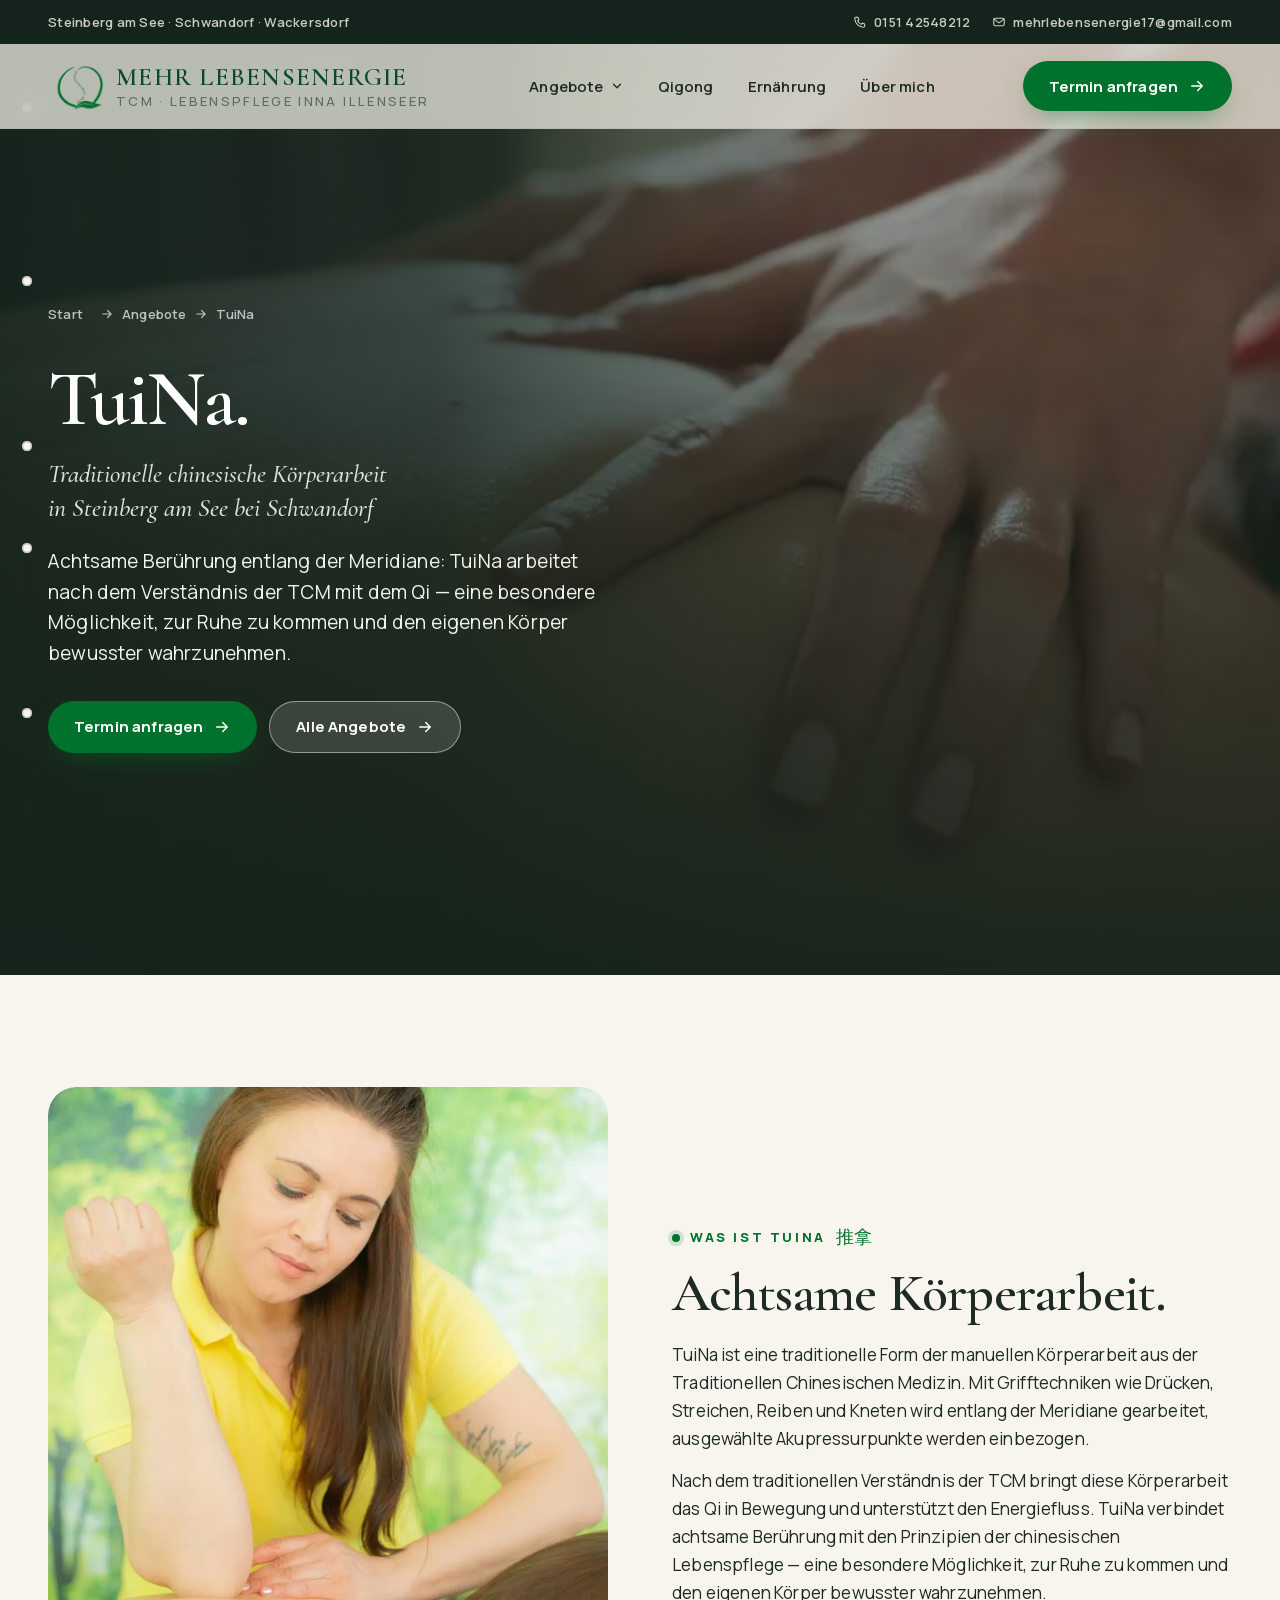
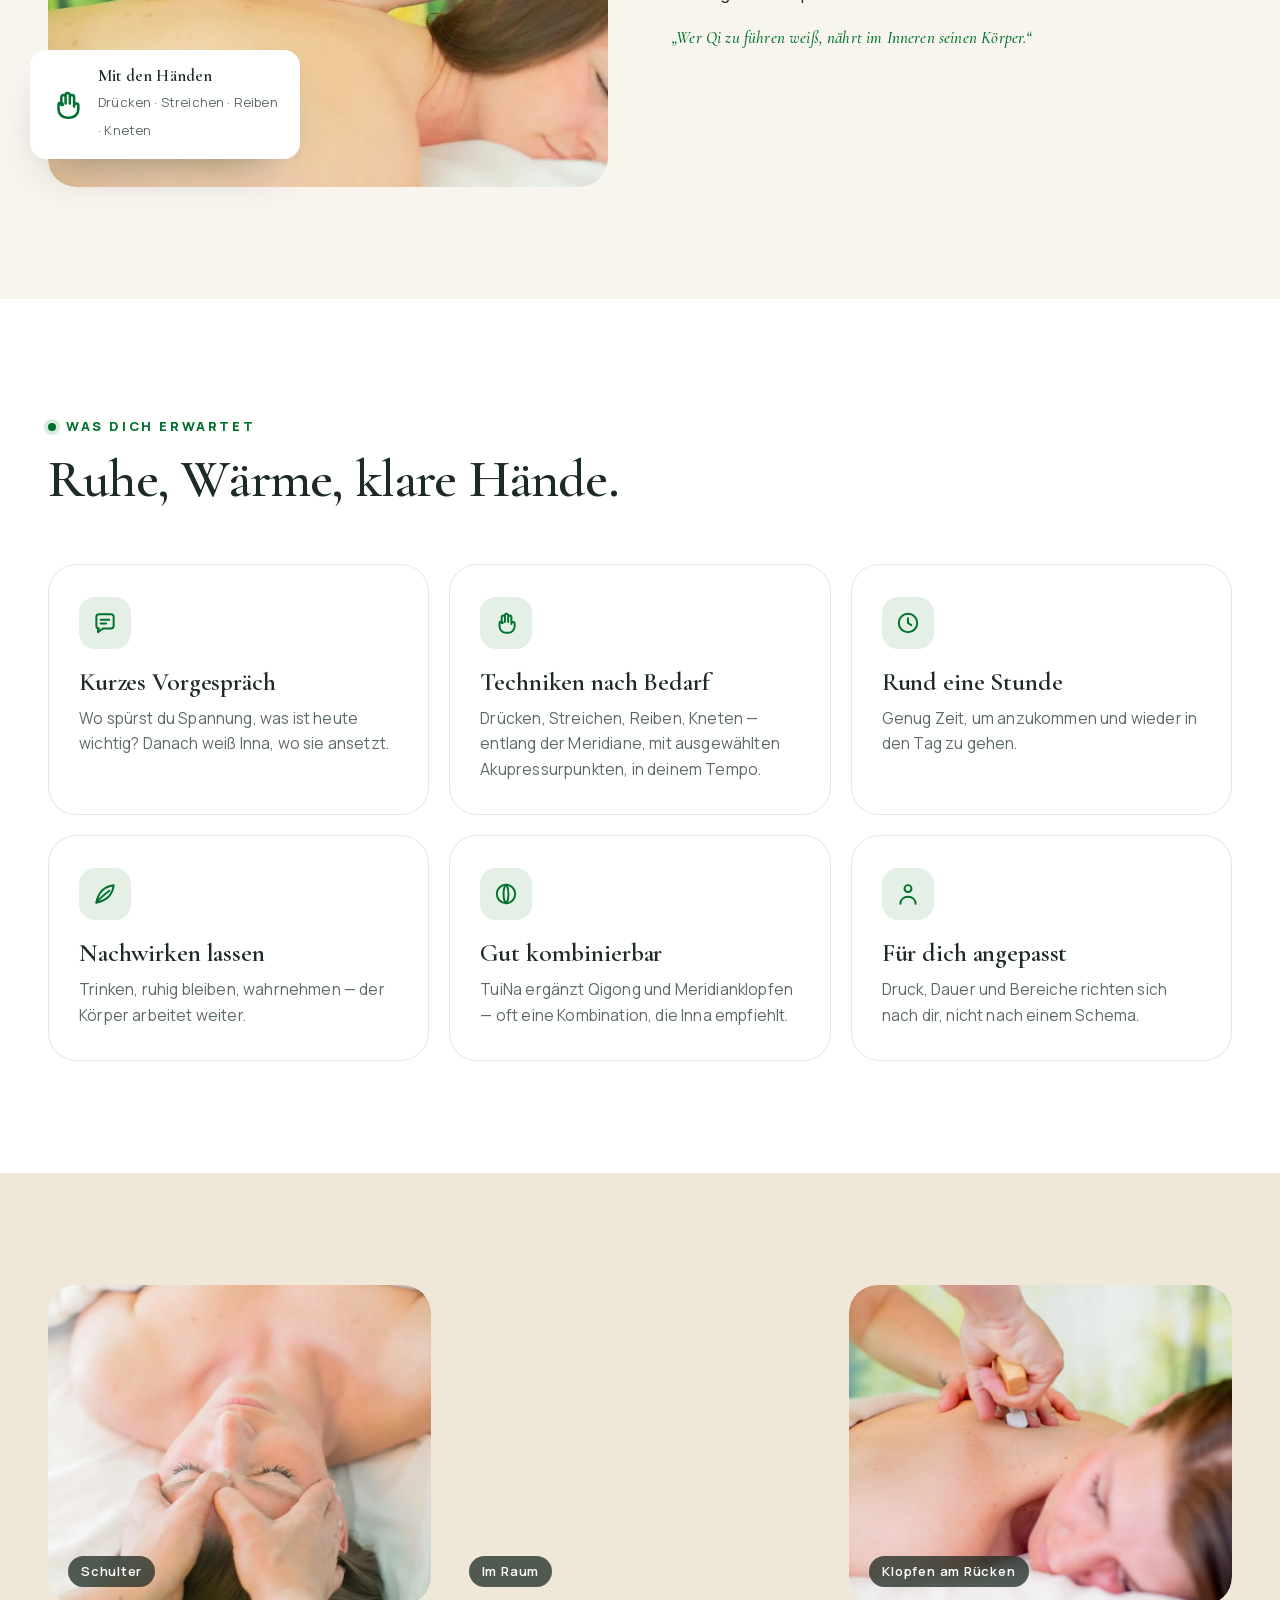
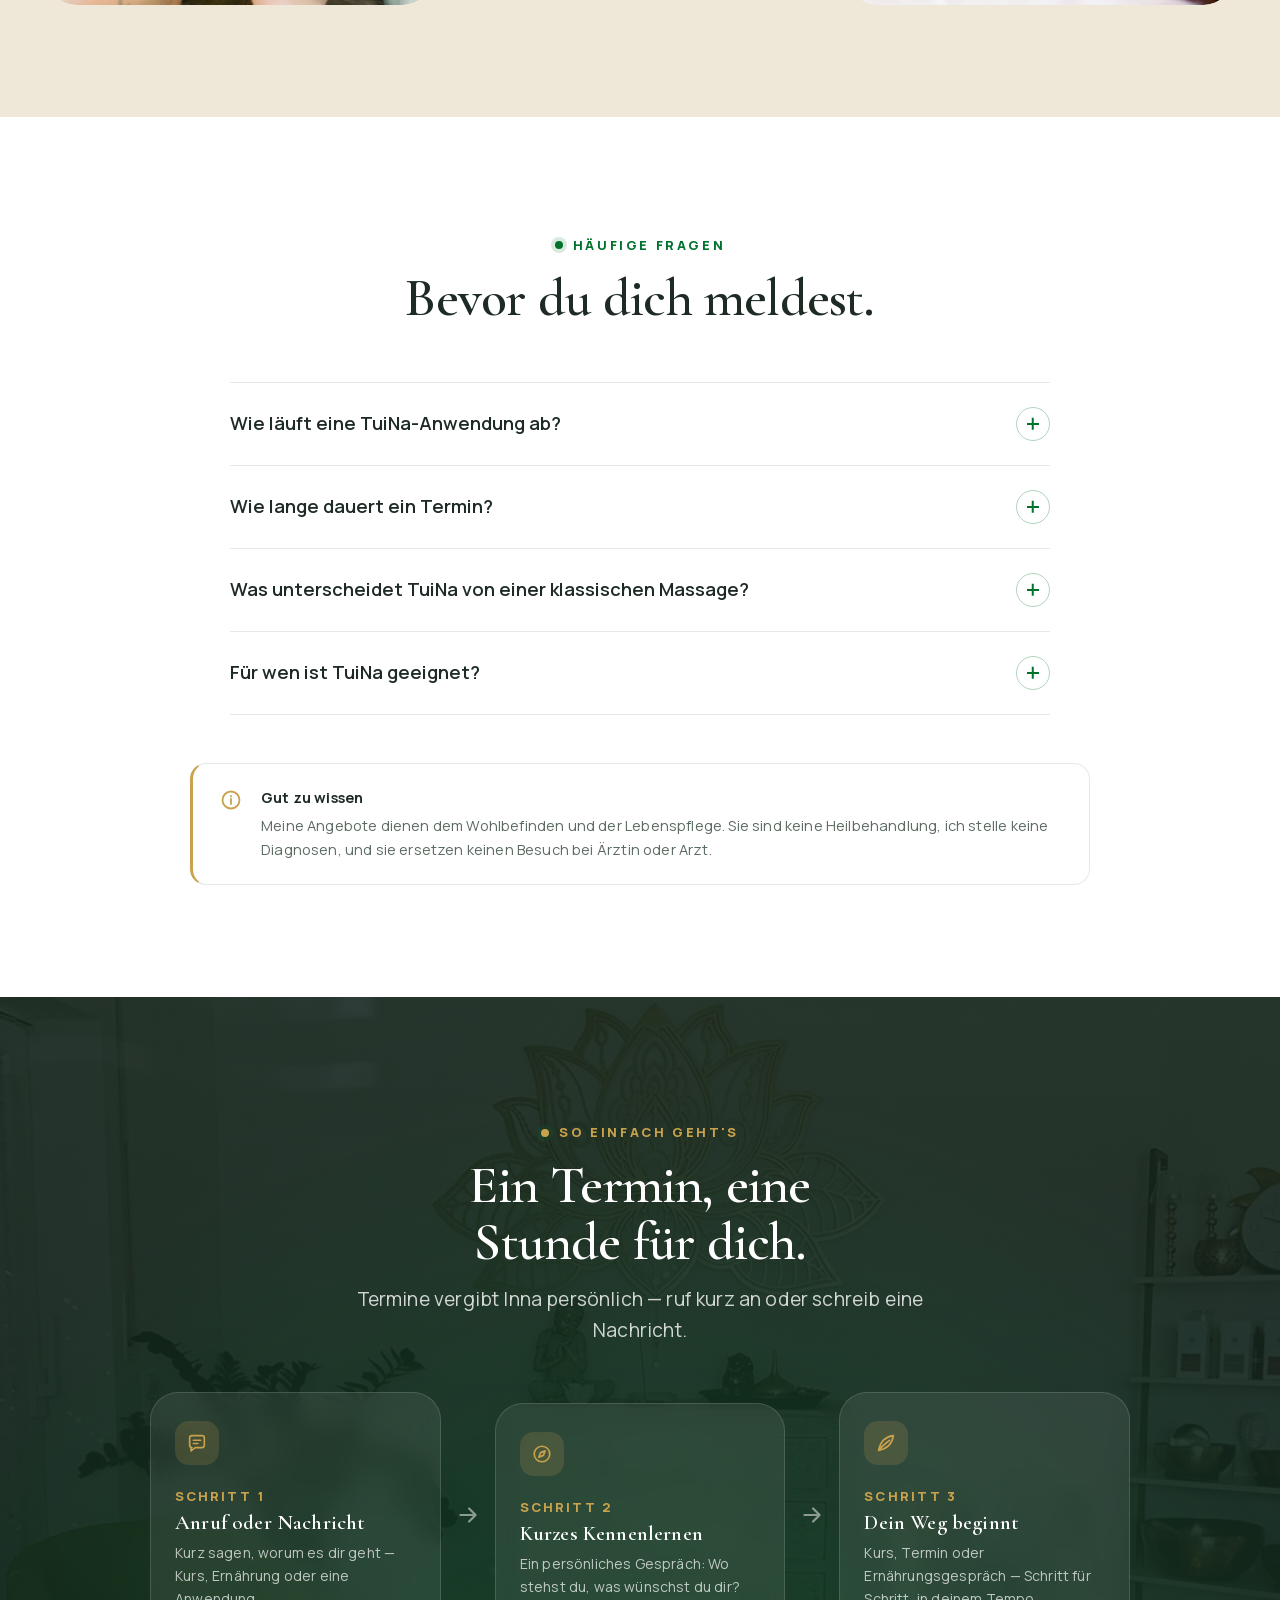
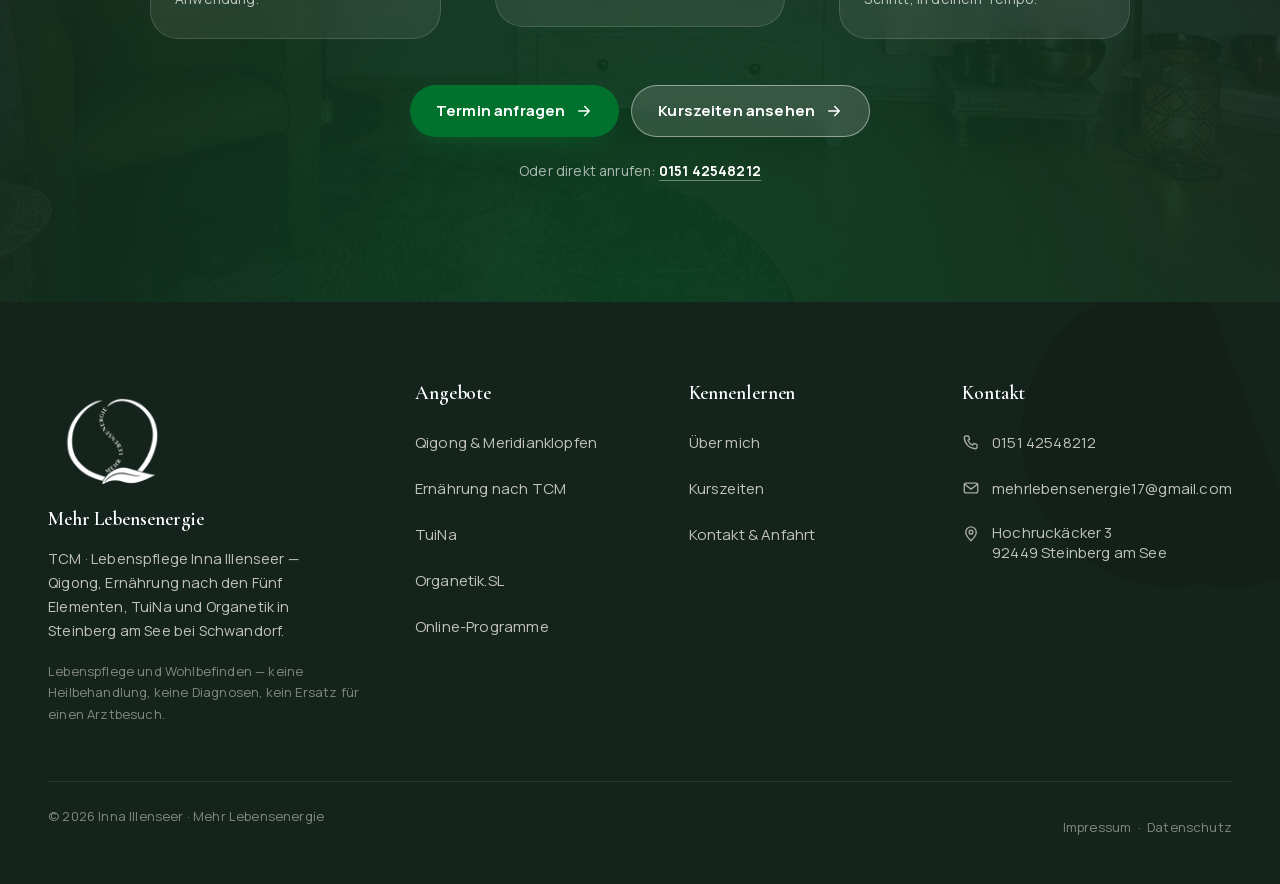
<file: tuina.html>
<!DOCTYPE html>
<html lang="de" class="kein-js">
<head>
<meta charset="UTF-8">
<meta name="viewport" content="width=device-width, initial-scale=1.0">
<title>TuiNa in Steinberg am See | Mehr Lebensenergie</title>
<meta name="description" content="TuiNa mit Inna Illenseer: traditionelle chinesische Körperarbeit entlang der Meridiane — Drücken, Streichen, Reiben, Kneten. In Steinberg am See.">
<link rel="canonical" href="https://mehrlebensenergie-praxis.de/tuina">
<meta name="robots" content="index, follow, max-image-preview:large">
<meta name="author" content="Inna Illenseer">
<meta property="og:site_name" content="Mehr Lebensenergie">
<meta property="og:locale" content="de_DE">
<meta property="og:url" content="https://mehrlebensenergie-praxis.de/tuina">
<meta property="og:title" content="TuiNa in Steinberg am See | Mehr Lebensenergie">
<meta property="og:description" content="TuiNa mit Inna Illenseer: traditionelle chinesische Körperarbeit entlang der Meridiane — Drücken, Streichen, Reiben, Kneten. In Steinberg am See.">
<meta property="og:type" content="website">
<meta property="og:image" content="https://mehrlebensenergie-praxis.de/assets/img/og.jpg">
<meta property="og:image:alt" content="Mehr Lebensenergie — TCM · Lebenspflege Inna Illenseer in Steinberg am See">
<meta name="twitter:card" content="summary_large_image">
<meta name="theme-color" content="#14231B">
<link rel="icon" type="image/png" sizes="512x512" href="assets/img/favicon.png">
<link rel="apple-touch-icon" href="assets/img/favicon.png">
<link rel="preload" href="assets/font/manrope-500-latin.woff2" as="font" type="font/woff2" crossorigin>
<link rel="preload" href="assets/font/cormorant-garamond-600-latin.woff2" as="font" type="font/woff2" crossorigin>
<link rel="stylesheet" href="assets/schriften.css">
<link rel="stylesheet" href="styles.css">
<script type="application/ld+json">{"@context": "https://schema.org", "@type": "HealthAndBeautyBusiness", "name": "Mehr Lebensenergie — TCM · Lebenspflege Inna Illenseer", "alternateName": "TCM · Lebenspflege Inna Illenseer", "url": "https://mehrlebensenergie-praxis.de/", "telephone": "+49 151 42548212", "email": "mehrlebensenergie17@gmail.com", "image": "https://mehrlebensenergie-praxis.de/assets/img/og.jpg", "founder": {"@type": "Person", "name": "Inna Illenseer"}, "address": {"@type": "PostalAddress", "streetAddress": "Hochruckäcker 3", "postalCode": "92449", "addressLocality": "Steinberg am See", "addressRegion": "Bayern", "addressCountry": "DE"}, "geo": {"@type": "GeoCoordinates", "latitude": 49.27, "longitude": 12.18}, "areaServed": [{"@type": "City", "name": "Steinberg am See"}, {"@type": "City", "name": "Wackersdorf"}, {"@type": "City", "name": "Schwandorf"}, {"@type": "City", "name": "Burglengenfeld"}, {"@type": "City", "name": "Nittenau"}, {"@type": "City", "name": "Bodenwöhr"}, {"@type": "City", "name": "Neunburg vorm Wald"}, {"@type": "City", "name": "Nabburg"}, {"@type": "City", "name": "Maxhütte-Haidhof"}, {"@type": "City", "name": "Regensburg"}], "knowsAbout": ["Qigong", "Meridianklopfen", "Ernährung nach den Fünf Elementen", "TuiNa", "Organetik", "Traditionelle Chinesische Medizin"]}</script><script type="application/ld+json">{"@context": "https://schema.org", "@type": "BreadcrumbList", "itemListElement": [{"@type": "ListItem", "position": 1, "name": "Start", "item": "https://mehrlebensenergie-praxis.de/"}, {"@type": "ListItem", "position": 2, "name": "TuiNa", "item": "https://mehrlebensenergie-praxis.de/tuina"}]}</script><script type="application/ld+json">{"@context": "https://schema.org", "@type": "FAQPage", "mainEntity": [{"@type": "Question", "name": "Wie läuft eine TuiNa-Anwendung ab?", "acceptedAnswer": {"@type": "Answer", "text": "Du liegst bequem auf der Liege, meist in leichter Kleidung. Inna arbeitet mit Drücken, Streichen, Reiben und Kneten entlang der Meridiane — kräftig dort, wo es guttut, sanft, wo es nötig ist."}}, {"@type": "Question", "name": "Wie lange dauert ein Termin?", "acceptedAnswer": {"@type": "Answer", "text": "Rechne mit rund einer Stunde inklusive kurzem Vorgespräch. Die genaue Dauer richtet sich nach dir."}}, {"@type": "Question", "name": "Was unterscheidet TuiNa von einer klassischen Massage?", "acceptedAnswer": {"@type": "Answer", "text": "Die Arbeit mit dem Qi. TuiNa berücksichtigt Akupunkturpunkte und Leitbahnen — westliche Massagen arbeiten vor allem mit Muskulatur und Gewebe."}}, {"@type": "Question", "name": "Für wen ist TuiNa geeignet?", "acceptedAnswer": {"@type": "Answer", "text": "Für Menschen, die sich verspannt, steif oder erschöpft fühlen und etwas für ihr Wohlbefinden tun möchten. Bei akuten Beschwerden sprich bitte vorher mit deiner Ärztin oder deinem Arzt."}}]}</script>
<script>try{if(sessionStorage.getItem('ille-wipe')){document.documentElement.classList.add('ankunft');sessionStorage.removeItem('ille-wipe')}}catch(e){}</script>
</head>
<body>
<div class="wisch" aria-hidden="true"></div>
<div class="cursor" aria-hidden="true"></div>
<div class="meridian" aria-hidden="true"><div class="bahn"></div><div class="fluss"></div></div>

<header>
  <div class="topbar"><div class="wrap">
    <span class="links">Steinberg am See · Schwandorf · Wackersdorf</span>
    <div class="rechts"><a href="tel:+4915142548212"><svg viewBox="0 0 24 24" aria-hidden="true" class=""><path d="M5 4h3.5l1.7 4.2-2.2 1.6a10 10 0 0 0 6.2 6.2l1.6-2.2L20 15.5V19a2 2 0 0 1-2.1 2A15.5 15.5 0 0 1 3 6.1 2 2 0 0 1 5 4z"/></svg>0151 42548212</a><a href="mailto:mehrlebensenergie17@gmail.com"><svg viewBox="0 0 24 24" aria-hidden="true" class=""><rect x="3" y="5.5" width="18" height="13" rx="2.5"/><path d="m3.5 7 8.5 6.5L20.5 7"/></svg>mehrlebensenergie17@gmail.com</a></div>
  </div></div>
  <div class="hauptzeile"><div class="wrap">
    <a class="logo" href="./" aria-label="Mehr Lebensenergie — Startseite"><img decoding="async" src="assets/opt/img-logo-480.webp" alt="Logo Mehr Lebensenergie — TCM · Lebenspflege Inna Illenseer, Steinberg am See" width="56" height="56"><b>Mehr Lebens&shy;energie<small>TCM · Lebenspflege <br class="mb">Inna Illenseer</small></b></a>
    <nav class="haupt" aria-label="Hauptmenü"><ul><li class="hat-menu"><a href="leistungen" aria-haspopup="true">Angebote<svg class="pfeil-klein" viewBox="0 0 24 24" width="14" height="14" aria-hidden="true"><path d="M6 9l6 6 6-6"/></svg></a><div class="drop" aria-label="Angebote"><div class="drop-raster"><a class="drop-eintrag" href="qigong"><span class="ic"><svg viewBox="0 0 24 24" aria-hidden="true" class=""><path d="M12 4c-3 3-3 6 0 8 3-2 3-5 0-8z"/><path d="M12 12c-4 0-7 2-8 6 4 1 7-1 8-6zM12 12c4 0 7 2 8 6-4 1-7-1-8-6z"/></svg></span><span><b>Qigong &amp; Meridianklopfen</b><small>Kurse in Wackersdorf, Einzelstunden</small></span></a><a class="drop-eintrag" href="ernaehrung"><span class="ic"><svg viewBox="0 0 24 24" aria-hidden="true" class=""><path d="M12 8c-3-2-7 0-7 4.5S8 21 10 21c1 0 1.5-.5 2-.5s1 .5 2 .5c2 0 5-4 5-8.5S15 6 12 8z"/><path d="M12 8c0-2 1-3.5 3-4"/></svg></span><span><b>Ernährung nach TCM</b><small>Fünf Elemente auf dem Teller</small></span></a><a class="drop-eintrag" href="tuina"><span class="ic"><svg viewBox="0 0 24 24" aria-hidden="true" class=""><path d="M8 12V6.5a1.5 1.5 0 0 1 3 0V11M11 10V5a1.5 1.5 0 0 1 3 0v6M14 10.5V6.5a1.5 1.5 0 0 1 3 0V13M17 12.5a1.5 1.5 0 0 1 3 0V15a6 6 0 0 1-6 6h-2a6 6 0 0 1-6-6v-3a1.5 1.5 0 0 1 3 0"/></svg></span><span><b>TuiNa</b><small>Traditionelle chinesische Körperarbeit</small></span></a><a class="drop-eintrag" href="organetik"><span class="ic"><svg viewBox="0 0 24 24" aria-hidden="true" class=""><path d="M3 9c2-2 4-2 6 0s4 2 6 0 4-2 6 0"/><path d="M3 15c2-2 4-2 6 0s4 2 6 0 4-2 6 0"/></svg></span><span><b>Organetik.SL</b><small>Bekleidet, ohne Strom, in Ruhe</small></span></a><a class="drop-eintrag" href="programme"><span class="ic"><svg viewBox="0 0 24 24" aria-hidden="true" class=""><rect x="4" y="5" width="16" height="11" rx="2"/><path d="M2 19h20"/></svg></span><span><b>Online-Programme</b><small>In Vorbereitung — Warteliste</small></span></a></div><a class="drop-alle" href="leistungen">Alle Angebote im Überblick<svg viewBox="0 0 24 24" aria-hidden="true" class=""><path d="M5 12h14M13 6l6 6-6 6"/></svg></a></div></li><li><a href="qigong">Qigong</a></li><li><a href="ernaehrung">Ernährung</a></li><li><a href="ueber-mich">Über mich</a></li></ul></nav>
    <div class="header-cta"><a class="btn btn-gruen" href="kontakt"><span>Termin anfragen</span><svg viewBox="0 0 24 24" aria-hidden="true" class=""><path d="M5 12h14M13 6l6 6-6 6"/></svg></a><button class="menu-knopf" aria-label="Menü öffnen" aria-expanded="false" aria-controls="menu"><span></span></button></div>
  </div></div>
</header>
<div class="menu-flaeche" id="menu" hidden>
  <ul><li><a href="./">Start</a></li><li><a href="leistungen">Angebote</a></li><li><a href="qigong">Qigong</a></li><li><a href="ernaehrung">Ernährung</a></li><li><a href="tuina">TuiNa</a></li><li><a href="organetik">Organetik</a></li><li><a href="programme">Online-Programme</a></li><li><a href="ueber-mich">Über mich</a></li><li><a href="kontakt">Termin anfragen</a></li></ul>
  <div class="unten"><a href="tel:+4915142548212">0151 42548212</a><a href="mailto:mehrlebensenergie17@gmail.com">mehrlebensenergie17@gmail.com</a><span>Hochruckäcker 3 · 92449 Steinberg am See</span></div>
  <div class="menu-qi"><svg viewBox="0 0 400 400" aria-hidden="true" class=""><path class="kreis" pathLength="1" d="M236 46 A160 160 0 1 0 330 300"/><path class="qi" pathLength="1" d="M212 52 C140 120 262 200 200 268 C176 296 190 336 236 352"/><path class="blatt" d="M226 356 C258 318 320 314 366 326 C330 358 268 374 226 356 z"/><path class="qi" pathLength="1" d="M236 352 C270 342 310 336 348 330" style="stroke-width:2;opacity:.8"/></svg></div>
</div>
<main>
<section class="hero hero-u" aria-label="Einstieg">
  <div class="medien"><video class="" autoplay muted loop playsinline preload="metadata" poster="assets/opt/img-poster-tuina-960.webp"><source src="assets/opt/video-tuina-m.mp4" media="(max-width: 760px)" type="video/mp4"><source src="assets/opt/video-tuina.mp4" type="video/mp4"></video><div class="schleier"></div></div>
  <div class="wrap hero-inhalt">
    <div><div class="krumen rev"><a href="./">Start</a><svg viewBox="0 0 24 24" aria-hidden="true" class=""><path d="M5 12h14M13 6l6 6-6 6"/></svg><a href="leistungen">Angebote</a><svg viewBox="0 0 24 24" aria-hidden="true" class=""><path d="M5 12h14M13 6l6 6-6 6"/></svg><span>TuiNa</span></div><h1 class="worte">TuiNa.<span class="h1-ort">Traditionelle chinesische Körperarbeit in Steinberg am See bei Schwandorf</span></h1><p class="lead rev v2">Achtsame Berührung entlang der Meridiane: TuiNa arbeitet nach dem Verständnis der TCM mit dem Qi — eine besondere Möglichkeit, zur Ruhe zu kommen und den eigenen Körper bewusster wahrzunehmen.</p>
    <div class="knoepfe rev v3" style="display:flex;gap:12px;flex-wrap:wrap"><a class="btn btn-gruen" href="kontakt"><span>Termin anfragen</span><svg viewBox="0 0 24 24" aria-hidden="true" class=""><path d="M5 12h14M13 6l6 6-6 6"/></svg></a><a class="btn btn-hell" href="leistungen"><span>Alle Angebote</span><svg viewBox="0 0 24 24" aria-hidden="true" class=""><path d="M5 12h14M13 6l6 6-6 6"/></svg></a></div></div>
  </div>
</section>
<section id="was" data-punkt="Was ist TuiNa">
  <div class="wrap duo">
    <div class="bildseite"><div class="foto hoch tusche"><img fetchpriority="low" decoding="async" srcset="assets/opt/img-tuina-1-640.webp 640w, assets/opt/img-tuina-1-960.webp 960w, assets/opt/img-tuina-1-1200.webp 1200w" sizes="(max-width: 760px) 100vw, 70vw" src="assets/opt/img-tuina-1-1200.webp" alt="Inna Illenseer bei einer TuiNa-Anwendung — Mehr Lebensenergie"></div><div class="notiz rev v2"><svg viewBox="0 0 24 24" aria-hidden="true" class=""><path d="M8 12V6.5a1.5 1.5 0 0 1 3 0V11M11 10V5a1.5 1.5 0 0 1 3 0v6M14 10.5V6.5a1.5 1.5 0 0 1 3 0V13M17 12.5a1.5 1.5 0 0 1 3 0V15a6 6 0 0 1-6 6h-2a6 6 0 0 1-6-6v-3a1.5 1.5 0 0 1 3 0"/></svg><div><b>Mit den Händen</b><span>Drücken · Streichen · Reiben · Kneten</span></div></div></div>
    <div class="rev"><span class="kicker">Was ist TuiNa <span class="han" aria-hidden="true" style="font-size:1.1rem" title="推拿 = TuiNa">推拿</span></span><h2 class="worte">Achtsame Körperarbeit.</h2>
      <p>TuiNa ist eine traditionelle Form der manuellen Körperarbeit aus der Traditionellen Chinesischen Medizin. Mit Grifftechniken wie Drücken, Streichen, Reiben und Kneten wird entlang der Meridiane gearbeitet, ausgewählte Akupressurpunkte werden einbezogen.</p>
      <p>Nach dem traditionellen Verständnis der TCM bringt diese Körperarbeit das Qi in Bewegung und unterstützt den Energiefluss. TuiNa verbindet achtsame Berührung mit den Prinzipien der chinesischen Lebenspflege — eine besondere Möglichkeit, zur Ruhe zu kommen und den eigenen Körper bewusster wahrzunehmen.</p>
      <p class="kursiv" style="color:var(--gruen);margin-top:16px">„Wer Qi zu führen weiß, nährt im Inneren seinen Körper.“</p>
    </div>
  </div>
</section>
<section class="weiss" id="erwartet" data-punkt="Was dich erwartet"><div class="wrap"><div class="kopf"><span class="kicker">Was dich erwartet</span><h2 class="worte">Ruhe, Wärme, klare Hände.</h2></div><div class="karten"><div class="karte rev v1"><div class="ico"><svg viewBox="0 0 24 24" aria-hidden="true" class=""><path d="M4 6.5A2.5 2.5 0 0 1 6.5 4h11A2.5 2.5 0 0 1 20 6.5v8a2.5 2.5 0 0 1-2.5 2.5H10l-4.5 3.5V17H6.5A2.5 2.5 0 0 1 4 14.5z"/><path d="M8 9h8M8 12.5h5"/></svg></div><h3>Kurzes Vorgespräch</h3><p>Wo spürst du Spannung, was ist heute wichtig? Danach weiß Inna, wo sie ansetzt.</p></div><div class="karte rev v2"><div class="ico"><svg viewBox="0 0 24 24" aria-hidden="true" class=""><path d="M8 12V6.5a1.5 1.5 0 0 1 3 0V11M11 10V5a1.5 1.5 0 0 1 3 0v6M14 10.5V6.5a1.5 1.5 0 0 1 3 0V13M17 12.5a1.5 1.5 0 0 1 3 0V15a6 6 0 0 1-6 6h-2a6 6 0 0 1-6-6v-3a1.5 1.5 0 0 1 3 0"/></svg></div><h3>Techniken nach Bedarf</h3><p>Drücken, Streichen, Reiben, Kneten — entlang der Meridiane, mit ausgewählten Akupressurpunkten, in deinem Tempo.</p></div><div class="karte rev v3"><div class="ico"><svg viewBox="0 0 24 24" aria-hidden="true" class=""><circle cx="12" cy="12" r="8.5"/><path d="M12 7.5V12l3 2"/></svg></div><h3>Rund eine Stunde</h3><p>Genug Zeit, um anzukommen und wieder in den Tag zu gehen.</p></div><div class="karte rev v1"><div class="ico"><svg viewBox="0 0 24 24" aria-hidden="true" class=""><path d="M4 20C6 10 12 5 20 4c-1 8-6 14-16 16z"/><path d="M4 20c4-5 8-8 12-11"/></svg></div><h3>Nachwirken lassen</h3><p>Trinken, ruhig bleiben, wahrnehmen — der Körper arbeitet weiter.</p></div><div class="karte rev v2"><div class="ico"><svg viewBox="0 0 24 24" aria-hidden="true" class=""><circle cx="12" cy="12" r="8.5"/><path d="M12 3.5c-3 3-3 14 0 17M12 3.5c3 3 3 14 0 17"/></svg></div><h3>Gut kombinierbar</h3><p>TuiNa ergänzt Qigong und Meridianklopfen — oft eine Kombination, die Inna empfiehlt.</p></div><div class="karte rev v3"><div class="ico"><svg viewBox="0 0 24 24" aria-hidden="true" class=""><circle cx="12" cy="7" r="3.2"/><path d="M5 21c0-4 3-6.5 7-6.5s7 2.5 7 6.5"/></svg></div><h3>Für dich angepasst</h3><p>Druck, Dauer und Bereiche richten sich nach dir, nicht nach einem Schema.</p></div></div></div></section>
<section class="sand" id="galerie" data-punkt="Einblick"><div class="wrap"><div class="galerie" style="grid-auto-rows:320px"><figure class="rev v1"><div class="foto tusche" style="height:100%"><img fetchpriority="low" decoding="async" srcset="assets/opt/img-tuina-2-640.webp 640w, assets/opt/img-tuina-2-960.webp 960w, assets/opt/img-tuina-2-1372.webp 1372w" sizes="(max-width: 760px) 100vw, 70vw" src="assets/opt/img-tuina-2-1372.webp" alt="TuiNa-Griff an der Schulter — Mehr Lebensenergie"></div><figcaption>Schulter</figcaption></figure><figure class="rev v2"><div class="foto tusche" style="height:100%"><img fetchpriority="low" decoding="async" srcset="assets/opt/img-tuina-3-640.webp 640w, assets/opt/img-tuina-3-960.webp 960w, assets/opt/img-tuina-3-1200.webp 1200w" sizes="(max-width: 760px) 100vw, 70vw" src="assets/opt/img-tuina-3-1200.webp" alt="TuiNa-Anwendung im Raum in Steinberg — Mehr Lebensenergie"></div><figcaption>Im Raum</figcaption></figure><figure class="rev v3"><div class="foto tusche" style="height:100%"><img decoding="async" srcset="assets/opt/img-klopfen-ruecken-640.webp 640w, assets/opt/img-klopfen-ruecken-960.webp 960w, assets/opt/img-klopfen-ruecken-1200.webp 1200w" sizes="(max-width: 760px) 100vw, 70vw" src="assets/opt/img-klopfen-ruecken-1200.webp" alt="Meridianklopfen am Rücken — Mehr Lebensenergie" loading="lazy"></div><figcaption>Klopfen am Rücken</figcaption></figure></div></div></section>
<section class="weiss" id="faq" data-punkt="Fragen"><div class="wrap"><div class="kopf mitte"><span class="kicker">Häufige Fragen</span><h2 class="worte">Bevor du dich meldest.</h2></div><div class="faq rev"><div class="faq-item"><button class="faq-frage" type="button" aria-expanded="false">Wie läuft eine TuiNa-Anwendung ab?<i></i></button><div class="faq-antwort"><div><p>Du liegst bequem auf der Liege, meist in leichter Kleidung. Inna arbeitet mit Drücken, Streichen, Reiben und Kneten entlang der Meridiane — kräftig dort, wo es guttut, sanft, wo es nötig ist.</p></div></div></div><div class="faq-item"><button class="faq-frage" type="button" aria-expanded="false">Wie lange dauert ein Termin?<i></i></button><div class="faq-antwort"><div><p>Rechne mit rund einer Stunde inklusive kurzem Vorgespräch. Die genaue Dauer richtet sich nach dir.</p></div></div></div><div class="faq-item"><button class="faq-frage" type="button" aria-expanded="false">Was unterscheidet TuiNa von einer klassischen Massage?<i></i></button><div class="faq-antwort"><div><p>Die Arbeit mit dem Qi. TuiNa berücksichtigt Akupunkturpunkte und Leitbahnen — westliche Massagen arbeiten vor allem mit Muskulatur und Gewebe.</p></div></div></div><div class="faq-item"><button class="faq-frage" type="button" aria-expanded="false">Für wen ist TuiNa geeignet?<i></i></button><div class="faq-antwort"><div><p>Für Menschen, die sich verspannt, steif oder erschöpft fühlen und etwas für ihr Wohlbefinden tun möchten. Bei akuten Beschwerden sprich bitte vorher mit deiner Ärztin oder deinem Arzt.</p></div></div></div></div><div style="margin-top:48px"><div class="hinweis rev"><svg viewBox="0 0 24 24" aria-hidden="true" class=""><circle cx="12" cy="12" r="8.5"/><path d="M12 11v5M12 8v.5"/></svg><div><b>Gut zu wissen</b><p>Meine Angebote dienen dem Wohlbefinden und der Lebenspflege. Sie sind keine Heilbehandlung, ich stelle keine Diagnosen, und sie ersetzen keinen Besuch bei Ärztin oder Arzt.</p></div></div></div></div></section>
<section class="cta" id="anfrage" data-punkt="Termin">
  <div class="bg"><img decoding="async" srcset="assets/opt/img-praxisraum-lotus-steinberg-640.webp 640w, assets/opt/img-praxisraum-lotus-steinberg-960.webp 960w, assets/opt/img-praxisraum-lotus-steinberg-1220.webp 1220w" sizes="(max-width: 760px) 100vw, 70vw" src="assets/opt/img-praxisraum-lotus-steinberg-1220.webp" alt="" aria-hidden="true" loading="lazy" style="object-position:50% 40%"></div>
  <div class="wrap">
    <span class="kicker">So einfach geht's</span>
    <h2 class="worte">Ein Termin, eine Stunde für dich.</h2>
    <p class="lead">Termine vergibt Inna persönlich — ruf kurz an oder schreib eine Nachricht.</p>
    <div class="schritte"><div class="sk rev v1"><div class="ico"><svg viewBox="0 0 24 24" aria-hidden="true" class=""><path d="M4 6.5A2.5 2.5 0 0 1 6.5 4h11A2.5 2.5 0 0 1 20 6.5v8a2.5 2.5 0 0 1-2.5 2.5H10l-4.5 3.5V17H6.5A2.5 2.5 0 0 1 4 14.5z"/><path d="M8 9h8M8 12.5h5"/></svg></div><small>Schritt 1</small><b>Anruf oder Nachricht</b><p>Kurz sagen, worum es dir geht — Kurs, Ernährung oder eine Anwendung.</p></div><svg viewBox="0 0 24 24" aria-hidden="true" class=""><path d="M5 12h14M13 6l6 6-6 6"/></svg><div class="sk rev v2"><div class="ico"><svg viewBox="0 0 24 24" aria-hidden="true" class=""><circle cx="12" cy="12" r="8.5"/><path d="m15.5 8.5-2 5-5 2 2-5z"/></svg></div><small>Schritt 2</small><b>Kurzes Kennenlernen</b><p>Ein persönliches Gespräch: Wo stehst du, was wünschst du dir?</p></div><svg viewBox="0 0 24 24" aria-hidden="true" class=""><path d="M5 12h14M13 6l6 6-6 6"/></svg><div class="sk rev v3"><div class="ico"><svg viewBox="0 0 24 24" aria-hidden="true" class=""><path d="M4 20C6 10 12 5 20 4c-1 8-6 14-16 16z"/><path d="M4 20c4-5 8-8 12-11"/></svg></div><small>Schritt 3</small><b>Dein Weg beginnt</b><p>Kurs, Termin oder Ernährungsgespräch — Schritt für Schritt, in deinem Tempo.</p></div></div>
    <div class="knoepfe"><a class="btn btn-gruen" href="kontakt"><span>Termin anfragen</span><svg viewBox="0 0 24 24" aria-hidden="true" class=""><path d="M5 12h14M13 6l6 6-6 6"/></svg></a><a class="btn btn-hell" href="qigong#kurse"><span>Kurszeiten ansehen</span><svg viewBox="0 0 24 24" aria-hidden="true" class=""><path d="M5 12h14M13 6l6 6-6 6"/></svg></a></div>
    <p class="oder">Oder direkt anrufen: <a href="tel:+4915142548212">0151 42548212</a></p>
  </div>
</section>
</main>
<footer>
  <div class="qi-deko"><svg viewBox="0 0 400 400" aria-hidden="true" class=""><path class="kreis" pathLength="1" d="M236 46 A160 160 0 1 0 330 300"/><path class="qi" pathLength="1" d="M212 52 C140 120 262 200 200 268 C176 296 190 336 236 352"/><path class="blatt" d="M226 356 C258 318 320 314 366 326 C330 358 268 374 226 356 z"/><path class="qi" pathLength="1" d="M236 352 C270 342 310 336 348 330" style="stroke-width:2;opacity:.8"/></svg></div>
  <div class="wrap">
    <div class="fuss">
      <div><img decoding="async" loading="lazy" src="assets/opt/img-logo-weiss-480.webp" alt="Logo Mehr Lebensenergie, weiß" width="112" height="112" class="fuss-logo"><h3>Mehr Lebensenergie</h3><p>TCM · Lebenspflege Inna Illenseer — Qigong, Ernährung nach den Fünf Elementen, TuiNa und Organetik in Steinberg am See bei Schwandorf.</p><p class="hinweis-fuss">Lebenspflege und Wohlbefinden — keine Heilbehandlung, keine Diagnosen, kein Ersatz für einen Arztbesuch.</p></div>
      <div><h3>Angebote</h3><ul><li><a href="qigong">Qigong &amp; Meridianklopfen</a></li><li><a href="ernaehrung">Ernährung nach TCM</a></li><li><a href="tuina">TuiNa</a></li><li><a href="organetik">Organetik.SL</a></li><li><a href="programme">Online-Programme</a></li></ul></div>
      <div><h3>Kennenlernen</h3><ul><li><a href="ueber-mich">Über mich</a></li><li><a href="qigong#kurse">Kurszeiten</a></li><li><a href="kontakt">Kontakt &amp; Anfahrt</a></li></ul></div>
      <div><h3>Kontakt</h3><ul class="kontakt-liste"><li><a href="tel:+4915142548212"><svg viewBox="0 0 24 24" aria-hidden="true" class=""><path d="M5 4h3.5l1.7 4.2-2.2 1.6a10 10 0 0 0 6.2 6.2l1.6-2.2L20 15.5V19a2 2 0 0 1-2.1 2A15.5 15.5 0 0 1 3 6.1 2 2 0 0 1 5 4z"/></svg><span>0151 42548212</span></a></li><li><a href="mailto:mehrlebensenergie17@gmail.com"><svg viewBox="0 0 24 24" aria-hidden="true" class=""><rect x="3" y="5.5" width="18" height="13" rx="2.5"/><path d="m3.5 7 8.5 6.5L20.5 7"/></svg><span>mehrlebensenergie17@gmail.com</span></a></li><li><a href="kontakt#anfahrt"><svg viewBox="0 0 24 24" aria-hidden="true" class=""><path d="M12 21s-7-6.4-7-11.5a7 7 0 0 1 14 0C19 14.6 12 21 12 21z"/><circle cx="12" cy="9.5" r="2.5"/></svg><span>Hochruckäcker 3<br>92449 Steinberg am See</span></a></li></ul></div>
    </div>
    <div class="fuss-unten"><span>© 2026 Inna Illenseer · Mehr Lebensenergie</span><span><a href="impressum">Impressum</a> &nbsp;·&nbsp; <a href="datenschutz">Datenschutz</a></span></div>
  </div>
</footer>
<script src="main.js"></script>
</body>
</html>
</file>
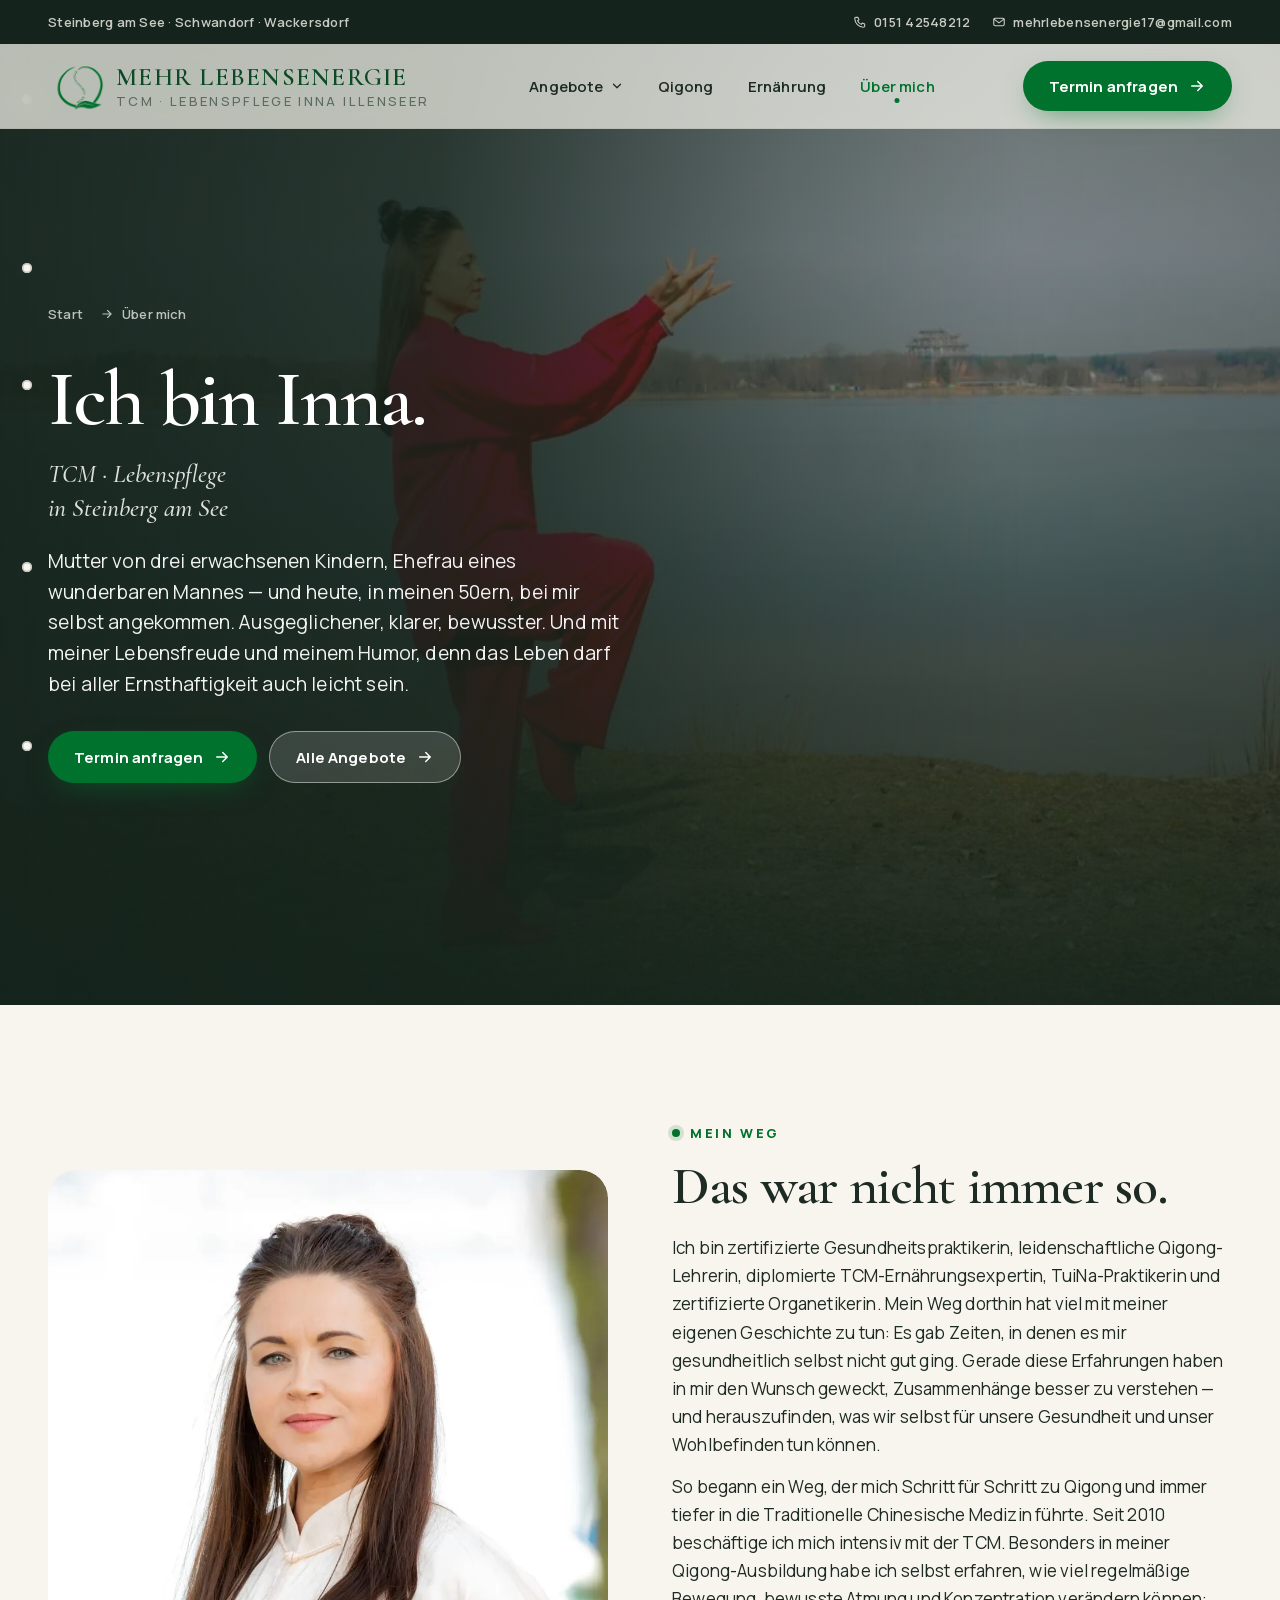
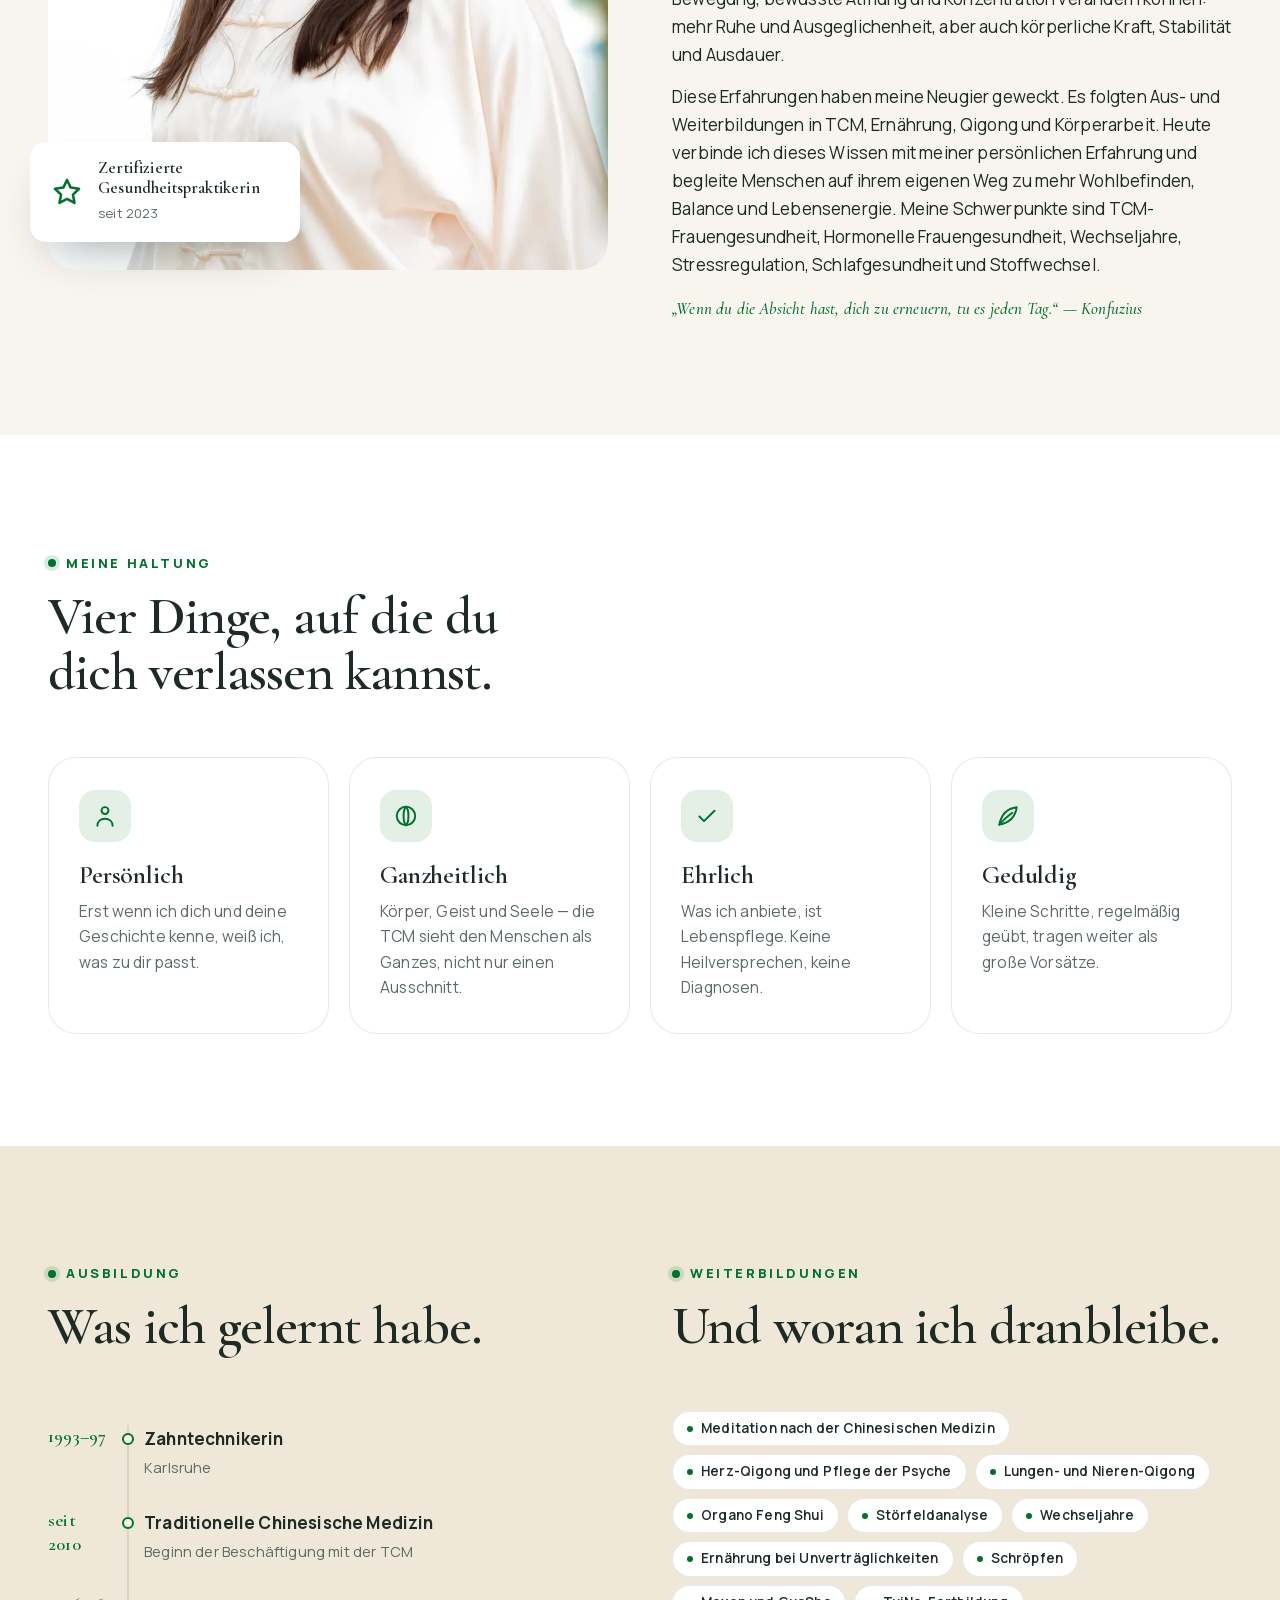
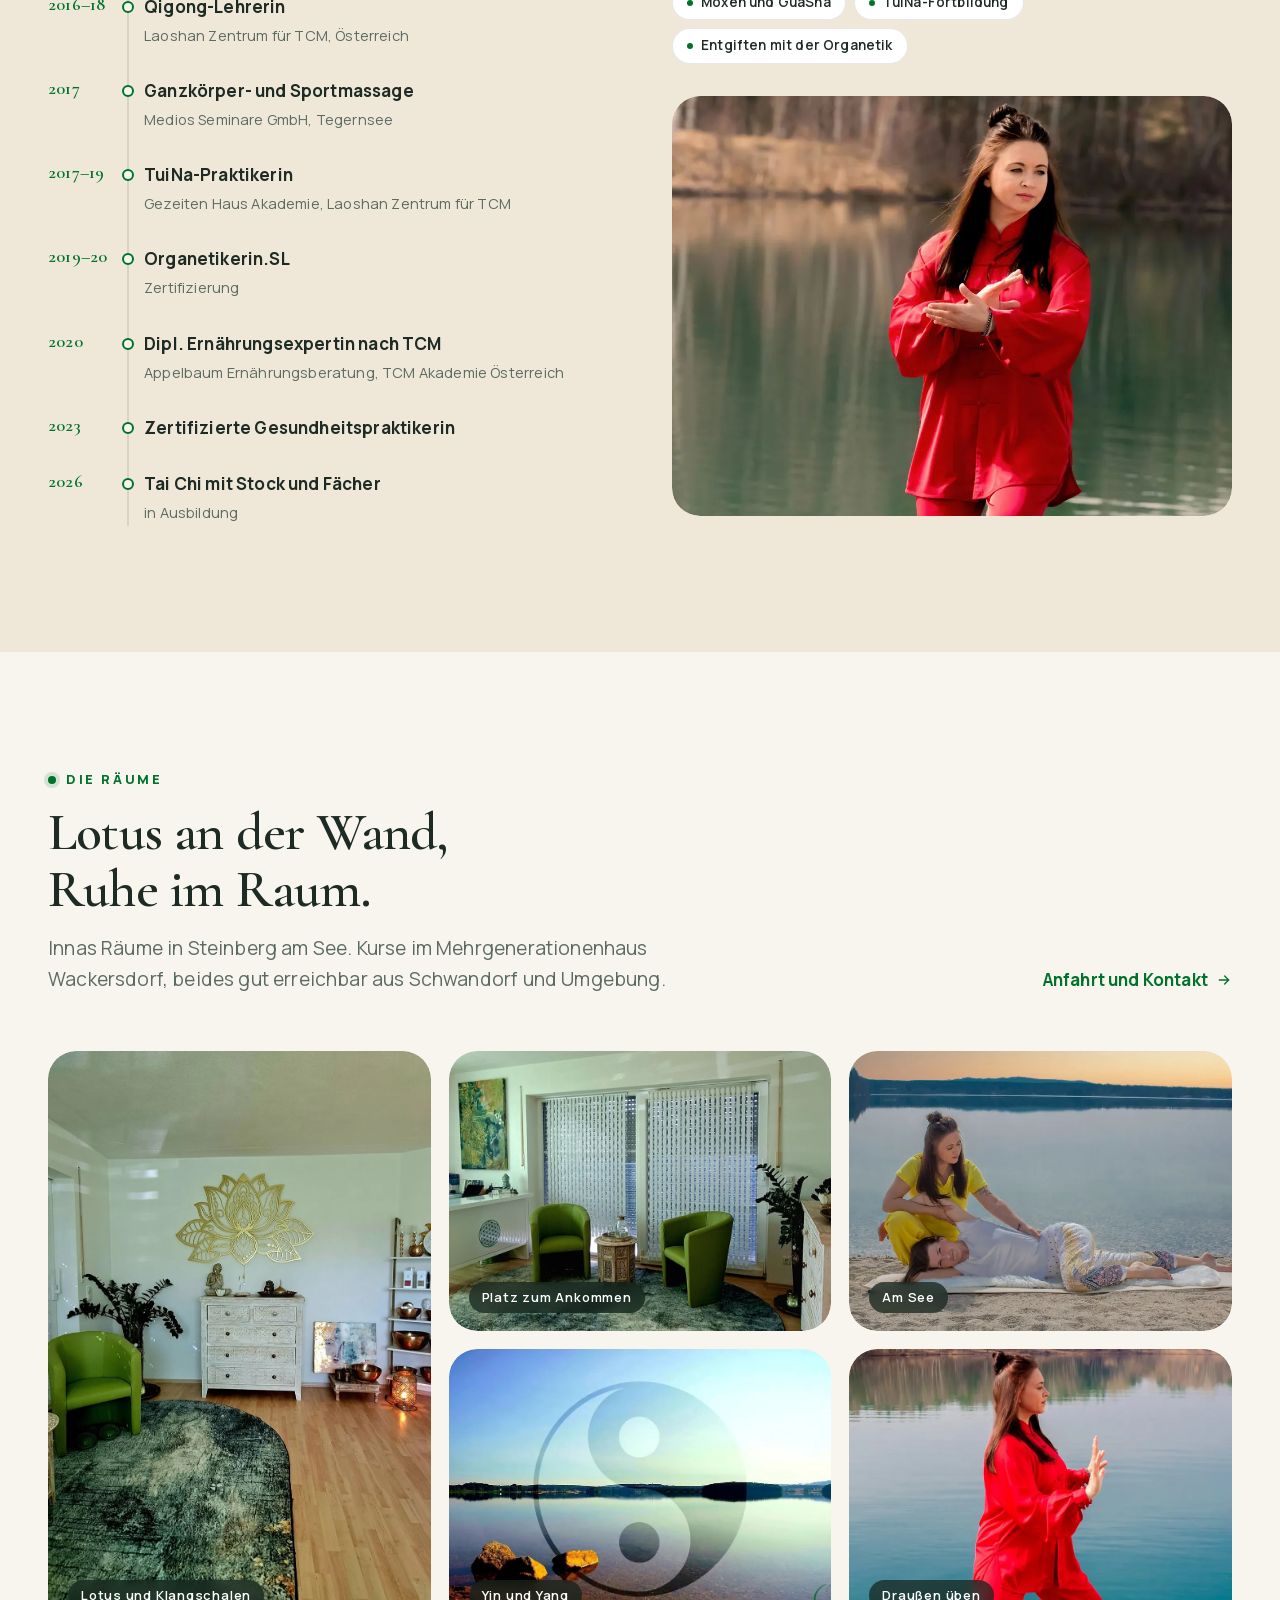
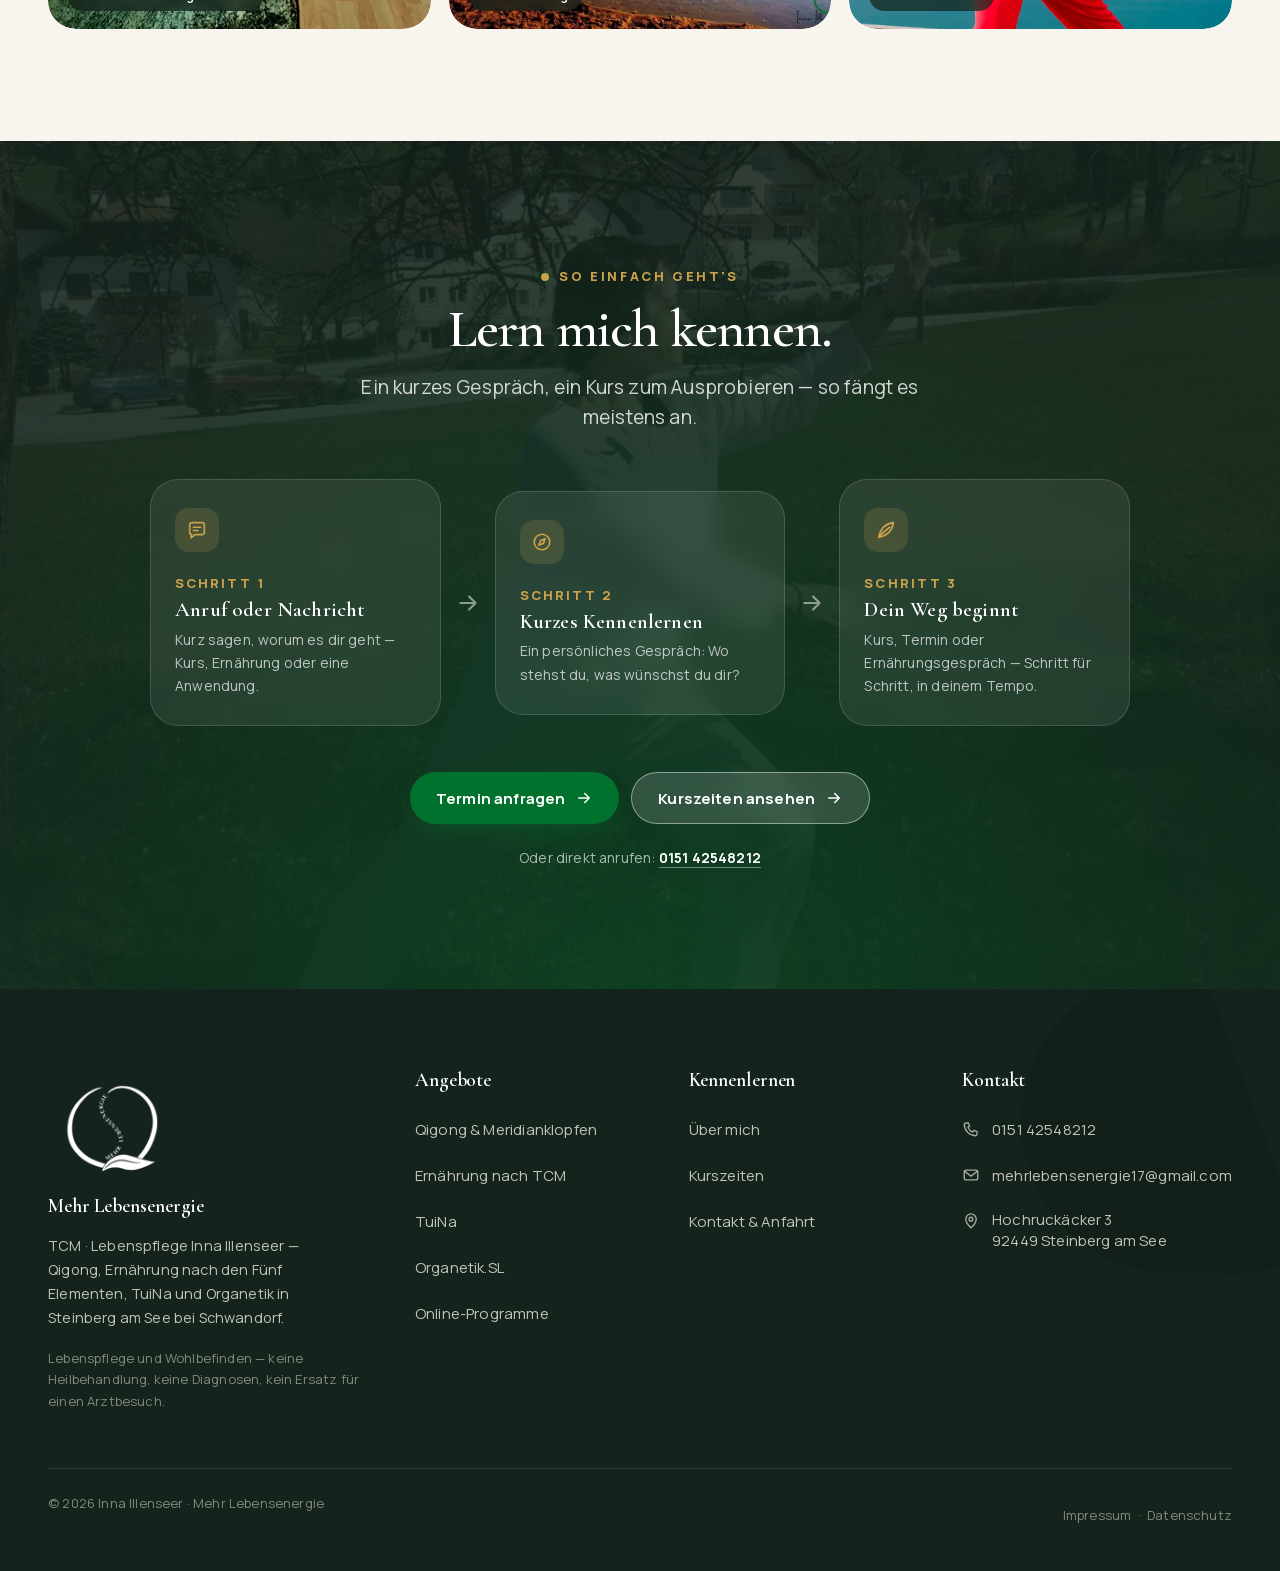
<file: ueber-mich.html>
<!DOCTYPE html>
<html lang="de" class="kein-js">
<head>
<meta charset="UTF-8">
<meta name="viewport" content="width=device-width, initial-scale=1.0">
<title>Über Inna Illenseer — Qigong & TCM | Mehr Lebensenergie</title>
<meta name="description" content="Inna Illenseer: Gesundheitspraktikerin, Qigong-Lehrerin (Laoshan), Dipl. TCM-Ernährungsexpertin, Organetikerin.SL und TuiNa-Praktikerin in Steinberg am See.">
<link rel="canonical" href="https://mehrlebensenergie-praxis.de/ueber-mich">
<meta name="robots" content="index, follow, max-image-preview:large">
<meta name="author" content="Inna Illenseer">
<meta property="og:site_name" content="Mehr Lebensenergie">
<meta property="og:locale" content="de_DE">
<meta property="og:url" content="https://mehrlebensenergie-praxis.de/ueber-mich">
<meta property="og:title" content="Über Inna Illenseer — Qigong & TCM | Mehr Lebensenergie">
<meta property="og:description" content="Inna Illenseer: Gesundheitspraktikerin, Qigong-Lehrerin (Laoshan), Dipl. TCM-Ernährungsexpertin, Organetikerin.SL und TuiNa-Praktikerin in Steinberg am See.">
<meta property="og:type" content="website">
<meta property="og:image" content="https://mehrlebensenergie-praxis.de/assets/img/og.jpg">
<meta property="og:image:alt" content="Mehr Lebensenergie — TCM · Lebenspflege Inna Illenseer in Steinberg am See">
<meta name="twitter:card" content="summary_large_image">
<meta name="theme-color" content="#14231B">
<link rel="icon" type="image/png" sizes="512x512" href="assets/img/favicon.png">
<link rel="apple-touch-icon" href="assets/img/favicon.png">
<link rel="preload" href="assets/font/manrope-500-latin.woff2" as="font" type="font/woff2" crossorigin>
<link rel="preload" href="assets/font/cormorant-garamond-600-latin.woff2" as="font" type="font/woff2" crossorigin>
<link rel="stylesheet" href="assets/schriften.css">
<link rel="stylesheet" href="styles.css">
<script type="application/ld+json">{"@context": "https://schema.org", "@type": "HealthAndBeautyBusiness", "name": "Mehr Lebensenergie — TCM · Lebenspflege Inna Illenseer", "alternateName": "TCM · Lebenspflege Inna Illenseer", "url": "https://mehrlebensenergie-praxis.de/", "telephone": "+49 151 42548212", "email": "mehrlebensenergie17@gmail.com", "image": "https://mehrlebensenergie-praxis.de/assets/img/og.jpg", "founder": {"@type": "Person", "name": "Inna Illenseer"}, "address": {"@type": "PostalAddress", "streetAddress": "Hochruckäcker 3", "postalCode": "92449", "addressLocality": "Steinberg am See", "addressRegion": "Bayern", "addressCountry": "DE"}, "geo": {"@type": "GeoCoordinates", "latitude": 49.27, "longitude": 12.18}, "areaServed": [{"@type": "City", "name": "Steinberg am See"}, {"@type": "City", "name": "Wackersdorf"}, {"@type": "City", "name": "Schwandorf"}, {"@type": "City", "name": "Burglengenfeld"}, {"@type": "City", "name": "Nittenau"}, {"@type": "City", "name": "Bodenwöhr"}, {"@type": "City", "name": "Neunburg vorm Wald"}, {"@type": "City", "name": "Nabburg"}, {"@type": "City", "name": "Maxhütte-Haidhof"}, {"@type": "City", "name": "Regensburg"}], "knowsAbout": ["Qigong", "Meridianklopfen", "Ernährung nach den Fünf Elementen", "TuiNa", "Organetik", "Traditionelle Chinesische Medizin"]}</script><script type="application/ld+json">{"@context": "https://schema.org", "@type": "BreadcrumbList", "itemListElement": [{"@type": "ListItem", "position": 1, "name": "Start", "item": "https://mehrlebensenergie-praxis.de/"}, {"@type": "ListItem", "position": 2, "name": "Über mich", "item": "https://mehrlebensenergie-praxis.de/ueber-mich"}]}</script>
<script>try{if(sessionStorage.getItem('ille-wipe')){document.documentElement.classList.add('ankunft');sessionStorage.removeItem('ille-wipe')}}catch(e){}</script>
</head>
<body>
<div class="wisch" aria-hidden="true"></div>
<div class="cursor" aria-hidden="true"></div>
<div class="meridian" aria-hidden="true"><div class="bahn"></div><div class="fluss"></div></div>

<header>
  <div class="topbar"><div class="wrap">
    <span class="links">Steinberg am See · Schwandorf · Wackersdorf</span>
    <div class="rechts"><a href="tel:+4915142548212"><svg viewBox="0 0 24 24" aria-hidden="true" class=""><path d="M5 4h3.5l1.7 4.2-2.2 1.6a10 10 0 0 0 6.2 6.2l1.6-2.2L20 15.5V19a2 2 0 0 1-2.1 2A15.5 15.5 0 0 1 3 6.1 2 2 0 0 1 5 4z"/></svg>0151 42548212</a><a href="mailto:mehrlebensenergie17@gmail.com"><svg viewBox="0 0 24 24" aria-hidden="true" class=""><rect x="3" y="5.5" width="18" height="13" rx="2.5"/><path d="m3.5 7 8.5 6.5L20.5 7"/></svg>mehrlebensenergie17@gmail.com</a></div>
  </div></div>
  <div class="hauptzeile"><div class="wrap">
    <a class="logo" href="./" aria-label="Mehr Lebensenergie — Startseite"><img decoding="async" src="assets/opt/img-logo-480.webp" alt="Logo Mehr Lebensenergie — TCM · Lebenspflege Inna Illenseer, Steinberg am See" width="56" height="56"><b>Mehr Lebens&shy;energie<small>TCM · Lebenspflege <br class="mb">Inna Illenseer</small></b></a>
    <nav class="haupt" aria-label="Hauptmenü"><ul><li class="hat-menu"><a href="leistungen" aria-haspopup="true">Angebote<svg class="pfeil-klein" viewBox="0 0 24 24" width="14" height="14" aria-hidden="true"><path d="M6 9l6 6 6-6"/></svg></a><div class="drop" aria-label="Angebote"><div class="drop-raster"><a class="drop-eintrag" href="qigong"><span class="ic"><svg viewBox="0 0 24 24" aria-hidden="true" class=""><path d="M12 4c-3 3-3 6 0 8 3-2 3-5 0-8z"/><path d="M12 12c-4 0-7 2-8 6 4 1 7-1 8-6zM12 12c4 0 7 2 8 6-4 1-7-1-8-6z"/></svg></span><span><b>Qigong &amp; Meridianklopfen</b><small>Kurse in Wackersdorf, Einzelstunden</small></span></a><a class="drop-eintrag" href="ernaehrung"><span class="ic"><svg viewBox="0 0 24 24" aria-hidden="true" class=""><path d="M12 8c-3-2-7 0-7 4.5S8 21 10 21c1 0 1.5-.5 2-.5s1 .5 2 .5c2 0 5-4 5-8.5S15 6 12 8z"/><path d="M12 8c0-2 1-3.5 3-4"/></svg></span><span><b>Ernährung nach TCM</b><small>Fünf Elemente auf dem Teller</small></span></a><a class="drop-eintrag" href="tuina"><span class="ic"><svg viewBox="0 0 24 24" aria-hidden="true" class=""><path d="M8 12V6.5a1.5 1.5 0 0 1 3 0V11M11 10V5a1.5 1.5 0 0 1 3 0v6M14 10.5V6.5a1.5 1.5 0 0 1 3 0V13M17 12.5a1.5 1.5 0 0 1 3 0V15a6 6 0 0 1-6 6h-2a6 6 0 0 1-6-6v-3a1.5 1.5 0 0 1 3 0"/></svg></span><span><b>TuiNa</b><small>Traditionelle chinesische Körperarbeit</small></span></a><a class="drop-eintrag" href="organetik"><span class="ic"><svg viewBox="0 0 24 24" aria-hidden="true" class=""><path d="M3 9c2-2 4-2 6 0s4 2 6 0 4-2 6 0"/><path d="M3 15c2-2 4-2 6 0s4 2 6 0 4-2 6 0"/></svg></span><span><b>Organetik.SL</b><small>Bekleidet, ohne Strom, in Ruhe</small></span></a><a class="drop-eintrag" href="programme"><span class="ic"><svg viewBox="0 0 24 24" aria-hidden="true" class=""><rect x="4" y="5" width="16" height="11" rx="2"/><path d="M2 19h20"/></svg></span><span><b>Online-Programme</b><small>In Vorbereitung — Warteliste</small></span></a></div><a class="drop-alle" href="leistungen">Alle Angebote im Überblick<svg viewBox="0 0 24 24" aria-hidden="true" class=""><path d="M5 12h14M13 6l6 6-6 6"/></svg></a></div></li><li><a href="qigong">Qigong</a></li><li><a href="ernaehrung">Ernährung</a></li><li><a href="ueber-mich" class="aktiv">Über mich</a></li></ul></nav>
    <div class="header-cta"><a class="btn btn-gruen" href="kontakt"><span>Termin anfragen</span><svg viewBox="0 0 24 24" aria-hidden="true" class=""><path d="M5 12h14M13 6l6 6-6 6"/></svg></a><button class="menu-knopf" aria-label="Menü öffnen" aria-expanded="false" aria-controls="menu"><span></span></button></div>
  </div></div>
</header>
<div class="menu-flaeche" id="menu" hidden>
  <ul><li><a href="./">Start</a></li><li><a href="leistungen">Angebote</a></li><li><a href="qigong">Qigong</a></li><li><a href="ernaehrung">Ernährung</a></li><li><a href="tuina">TuiNa</a></li><li><a href="organetik">Organetik</a></li><li><a href="programme">Online-Programme</a></li><li><a href="ueber-mich">Über mich</a></li><li><a href="kontakt">Termin anfragen</a></li></ul>
  <div class="unten"><a href="tel:+4915142548212">0151 42548212</a><a href="mailto:mehrlebensenergie17@gmail.com">mehrlebensenergie17@gmail.com</a><span>Hochruckäcker 3 · 92449 Steinberg am See</span></div>
  <div class="menu-qi"><svg viewBox="0 0 400 400" aria-hidden="true" class=""><path class="kreis" pathLength="1" d="M236 46 A160 160 0 1 0 330 300"/><path class="qi" pathLength="1" d="M212 52 C140 120 262 200 200 268 C176 296 190 336 236 352"/><path class="blatt" d="M226 356 C258 318 320 314 366 326 C330 358 268 374 226 356 z"/><path class="qi" pathLength="1" d="M236 352 C270 342 310 336 348 330" style="stroke-width:2;opacity:.8"/></svg></div>
</div>
<main>
<section class="hero hero-u hero-foto" aria-label="Einstieg">
  <div class="medien"><img decoding="async" srcset="assets/opt/img-qigong-see-schritt-steinberg-640.webp 640w, assets/opt/img-qigong-see-schritt-steinberg-960.webp 960w, assets/opt/img-qigong-see-schritt-steinberg-1400.webp 1400w" sizes="(max-width: 760px) 100vw, 70vw" src="assets/opt/img-qigong-see-schritt-steinberg-1400.webp" alt="Inna Illenseer beim Qigong am See — Mehr Lebensenergie, Steinberg am See" style="object-position:38% 8%"><div class="schleier"></div></div>
  <div class="wrap hero-inhalt">
    <div><div class="krumen rev"><a href="./">Start</a><svg viewBox="0 0 24 24" aria-hidden="true" class=""><path d="M5 12h14M13 6l6 6-6 6"/></svg><span>Über mich</span></div><h1 class="worte">Ich bin Inna.<span class="h1-ort">TCM · Lebenspflege in Steinberg am See</span></h1><p class="lead rev v2">Mutter von drei erwachsenen Kindern, Ehefrau eines wunderbaren Mannes — und heute, in meinen 50ern, bei mir selbst angekommen. Ausgeglichener, klarer, bewusster. Und mit meiner Lebensfreude und meinem Humor, denn das Leben darf bei aller Ernsthaftigkeit auch leicht sein.</p>
    <div class="knoepfe rev v3" style="display:flex;gap:12px;flex-wrap:wrap"><a class="btn btn-gruen" href="kontakt"><span>Termin anfragen</span><svg viewBox="0 0 24 24" aria-hidden="true" class=""><path d="M5 12h14M13 6l6 6-6 6"/></svg></a><a class="btn btn-hell" href="leistungen"><span>Alle Angebote</span><svg viewBox="0 0 24 24" aria-hidden="true" class=""><path d="M5 12h14M13 6l6 6-6 6"/></svg></a></div></div>
  </div>
</section>
<section id="weg" data-punkt="Mein Weg">
  <div class="wrap duo">
    <div class="bildseite"><div class="foto hoch tusche"><img fetchpriority="low" decoding="async" srcset="assets/opt/img-portrait-640.webp 640w, assets/opt/img-portrait-960.webp 960w, assets/opt/img-portrait-1202.webp 1202w" sizes="(max-width: 760px) 100vw, 70vw" src="assets/opt/img-portrait-1202.webp" alt="Portrait Inna Illenseer — Mehr Lebensenergie"></div><div class="notiz rev v2"><svg viewBox="0 0 24 24" aria-hidden="true" class=""><path d="m12 3.5 2.6 5.4 5.9.8-4.3 4.1 1.1 5.9L12 16.9l-5.3 2.8 1.1-5.9-4.3-4.1 5.9-.8z"/></svg><div><b>Zertifizierte Gesundheitspraktikerin</b><span>seit 2023</span></div></div></div>
    <div class="rev"><span class="kicker">Mein Weg</span><h2 class="worte">Das war nicht immer so.</h2>
      <p>Ich bin zertifizierte Gesundheitspraktikerin, leidenschaftliche Qigong-Lehrerin, diplomierte TCM-Ernährungsexpertin, TuiNa-Praktikerin und zertifizierte Organetikerin. Mein Weg dorthin hat viel mit meiner eigenen Geschichte zu tun: Es gab Zeiten, in denen es mir gesundheitlich selbst nicht gut ging. Gerade diese Erfahrungen haben in mir den Wunsch geweckt, Zusammenhänge besser zu verstehen — und herauszufinden, was wir selbst für unsere Gesundheit und unser Wohlbefinden tun können.</p>
      <p>So begann ein Weg, der mich Schritt für Schritt zu Qigong und immer tiefer in die Traditionelle Chinesische Medizin führte. Seit 2010 beschäftige ich mich intensiv mit der TCM. Besonders in meiner Qigong-Ausbildung habe ich selbst erfahren, wie viel regelmäßige Bewegung, bewusste Atmung und Konzentration verändern können: mehr Ruhe und Ausgeglichenheit, aber auch körperliche Kraft, Stabilität und Ausdauer.</p>
      <p>Diese Erfahrungen haben meine Neugier geweckt. Es folgten Aus- und Weiterbildungen in TCM, Ernährung, Qigong und Körperarbeit. Heute verbinde ich dieses Wissen mit meiner persönlichen Erfahrung und begleite Menschen auf ihrem eigenen Weg zu mehr Wohlbefinden, Balance und Lebensenergie. Meine Schwerpunkte sind TCM-Frauengesundheit, Hormonelle Frauengesundheit, Wechseljahre, Stressregulation, Schlafgesundheit und Stoffwechsel.</p>
      <p class="kursiv" style="color:var(--gruen);margin-top:16px">„Wenn du die Absicht hast, dich zu erneuern, tu es jeden Tag.“ — Konfuzius</p></div>
  </div>
</section>
<section class="weiss" id="werte" data-punkt="Haltung"><div class="wrap"><div class="kopf"><span class="kicker">Meine Haltung</span><h2 class="worte">Vier Dinge, auf die du dich verlassen kannst.</h2></div><div class="werte"><div class="karte rev v1"><div class="ico"><svg viewBox="0 0 24 24" aria-hidden="true" class=""><circle cx="12" cy="7" r="3.2"/><path d="M5 21c0-4 3-6.5 7-6.5s7 2.5 7 6.5"/></svg></div><h3>Persönlich</h3><p>Erst wenn ich dich und deine Geschichte kenne, weiß ich, was zu dir passt.</p></div><div class="karte rev v2"><div class="ico"><svg viewBox="0 0 24 24" aria-hidden="true" class=""><circle cx="12" cy="12" r="8.5"/><path d="M12 3.5c-3 3-3 14 0 17M12 3.5c3 3 3 14 0 17"/></svg></div><h3>Ganzheitlich</h3><p>Körper, Geist und Seele — die TCM sieht den Menschen als Ganzes, nicht nur einen Ausschnitt.</p></div><div class="karte rev v3"><div class="ico"><svg viewBox="0 0 24 24" aria-hidden="true" class=""><path d="m5 12.5 4.2 4.2L19 7.2"/></svg></div><h3>Ehrlich</h3><p>Was ich anbiete, ist Lebenspflege. Keine Heilversprechen, keine Diagnosen.</p></div><div class="karte rev v4"><div class="ico"><svg viewBox="0 0 24 24" aria-hidden="true" class=""><path d="M4 20C6 10 12 5 20 4c-1 8-6 14-16 16z"/><path d="M4 20c4-5 8-8 12-11"/></svg></div><h3>Geduldig</h3><p>Kleine Schritte, regelmäßig geübt, tragen weiter als große Vorsätze.</p></div></div></div></section>
<section class="sand" id="ausbildung" data-punkt="Ausbildung"><div class="wrap"><div class="duo" style="align-items:start"><div><div class="kopf"><span class="kicker">Ausbildung</span><h2 class="worte">Was ich gelernt habe.</h2></div><div class="zeitleiste"><div class="zl rev v1"><span class="jahr">1993–97</span><span class="pkt"><i></i></span><div><b>Zahntechnikerin</b><span>Karlsruhe</span></div></div><div class="zl rev v2"><span class="jahr">seit 2010</span><span class="pkt"><i></i></span><div><b>Traditionelle Chinesische Medizin</b><span>Beginn der Beschäftigung mit der TCM</span></div></div><div class="zl rev v3"><span class="jahr">2016–18</span><span class="pkt"><i></i></span><div><b>Qigong-Lehrerin</b><span>Laoshan Zentrum für TCM, Österreich</span></div></div><div class="zl rev v4"><span class="jahr">2017</span><span class="pkt"><i></i></span><div><b>Ganzkörper- und Sportmassage</b><span>Medios Seminare GmbH, Tegernsee</span></div></div><div class="zl rev v1"><span class="jahr">2017–19</span><span class="pkt"><i></i></span><div><b>TuiNa-Praktikerin</b><span>Gezeiten Haus Akademie, Laoshan Zentrum für TCM</span></div></div><div class="zl rev v2"><span class="jahr">2019–20</span><span class="pkt"><i></i></span><div><b>Organetikerin.SL</b><span>Zertifizierung</span></div></div><div class="zl rev v3"><span class="jahr">2020</span><span class="pkt"><i></i></span><div><b>Dipl. Ernährungsexpertin nach TCM</b><span>Appelbaum Ernährungsberatung, TCM Akademie Österreich</span></div></div><div class="zl rev v4"><span class="jahr">2023</span><span class="pkt"><i></i></span><div><b>Zertifizierte Gesundheitspraktikerin</b><span></span></div></div><div class="zl rev v1"><span class="jahr">2026</span><span class="pkt"><i></i></span><div><b>Tai Chi mit Stock und Fächer</b><span>in Ausbildung</span></div></div></div></div><div><div class="kopf"><span class="kicker">Weiterbildungen</span><h2 class="worte">Und woran ich dranbleibe.</h2></div><div class="chips"><span class="chip rev v1">Meditation nach der Chinesischen Medizin</span><span class="chip rev v2">Herz-Qigong und Pflege der Psyche</span><span class="chip rev v3">Lungen- und Nieren-Qigong</span><span class="chip rev v4">Organo Feng Shui</span><span class="chip rev v5">Störfeldanalyse</span><span class="chip rev v6">Wechseljahre</span><span class="chip rev v1">Ernährung bei Unverträglichkeiten</span><span class="chip rev v2">Schröpfen</span><span class="chip rev v3">Moxen und GuaSha</span><span class="chip rev v4">TuiNa-Fortbildung</span><span class="chip rev v5">Entgiften mit der Organetik</span></div><div style="margin-top:32px"><div class="foto quer tusche"><img fetchpriority="low" decoding="async" srcset="assets/opt/img-qigong-haende-steinberg-640.webp 640w, assets/opt/img-qigong-haende-steinberg-960.webp 960w, assets/opt/img-qigong-haende-steinberg-1400.webp 1400w" sizes="(max-width: 760px) 100vw, 70vw" src="assets/opt/img-qigong-haende-steinberg-1400.webp" alt="Innas Hände beim Qigong — Mehr Lebensenergie, Steinberg am See" style="object-position:50% 0%"></div></div></div></div></div></section>
<section id="raeume" data-punkt="Die Räume"><div class="wrap"><div class="kopf-zeile"><div class="kopf"><span class="kicker">Die Räume</span><h2 class="worte">Lotus an der Wand, Ruhe im Raum.</h2><p class=lead>Innas Räume in Steinberg am See. Kurse im Mehrgenerationenhaus Wackersdorf, beides gut erreichbar aus Schwandorf und Umgebung.</p></div><a class="text-link" href="kontakt">Anfahrt und Kontakt<svg viewBox="0 0 24 24" aria-hidden="true" class=""><path d="M5 12h14M13 6l6 6-6 6"/></svg></a></div><div class="galerie"><figure class="rev v1" style="grid-row:span 2"><div class="foto tusche" style="height:100%"><img decoding="async" srcset="assets/opt/img-praxisraum-lotus-steinberg-640.webp 640w, assets/opt/img-praxisraum-lotus-steinberg-960.webp 960w, assets/opt/img-praxisraum-lotus-steinberg-1220.webp 1220w" sizes="(max-width: 760px) 100vw, 70vw" src="assets/opt/img-praxisraum-lotus-steinberg-1220.webp" alt="Raum mit Lotus an der Wand und Klangschalen — Mehr Lebensenergie, Steinberg am See" loading="lazy"></div><figcaption>Lotus und Klangschalen</figcaption></figure><figure class="rev v2"><div class="foto tusche" style="height:100%"><img decoding="async" srcset="assets/opt/img-praxisraum-sessel-steinberg-640.webp 640w, assets/opt/img-praxisraum-sessel-steinberg-960.webp 960w, assets/opt/img-praxisraum-sessel-steinberg-1400.webp 1400w" sizes="(max-width: 760px) 100vw, 70vw" src="assets/opt/img-praxisraum-sessel-steinberg-1400.webp" alt="Raum mit zwei grünen Sesseln und Teetisch — Mehr Lebensenergie, Steinberg am See" loading="lazy"></div><figcaption>Platz zum Ankommen</figcaption></figure><figure class="rev v3"><div class="foto tusche" style="height:100%"><img decoding="async" srcset="assets/opt/img-see-640.webp 640w, assets/opt/img-see-960.webp 960w, assets/opt/img-see-1400.webp 1400w" sizes="(max-width: 760px) 100vw, 70vw" src="assets/opt/img-see-1400.webp" alt="Inna Illenseer mit Kundin am See — Mehr Lebensenergie" loading="lazy"></div><figcaption>Am See</figcaption></figure><figure class="rev v1"><div class="foto tusche" style="height:100%"><img decoding="async" srcset="assets/opt/img-yinyang-see-640.webp 640w, assets/opt/img-yinyang-see-960.webp 960w, assets/opt/img-yinyang-see-1400.webp 1400w" sizes="(max-width: 760px) 100vw, 70vw" src="assets/opt/img-yinyang-see-1400.webp" alt="Yin und Yang über dem See — Mehr Lebensenergie" loading="lazy"></div><figcaption>Yin und Yang</figcaption></figure><figure class="rev v2"><div class="foto tusche" style="height:100%"><img decoding="async" srcset="assets/opt/img-qigong-steg-schritt-steinberg-640.webp 640w, assets/opt/img-qigong-steg-schritt-steinberg-960.webp 960w, assets/opt/img-qigong-steg-schritt-steinberg-1370.webp 1370w" sizes="(max-width: 760px) 100vw, 70vw" src="assets/opt/img-qigong-steg-schritt-steinberg-1370.webp" alt="Inna Illenseer beim Qigong auf dem Steg — Mehr Lebensenergie, Steinberg am See" loading="lazy"></div><figcaption>Draußen üben</figcaption></figure></div></div></section>
<section class="cta" id="anfrage" data-punkt="Termin">
  <div class="bg"><img decoding="async" srcset="assets/opt/img-qigong-wiese2-640.webp 640w, assets/opt/img-qigong-wiese2-960.webp 960w, assets/opt/img-qigong-wiese2-1350.webp 1350w" sizes="(max-width: 760px) 100vw, 70vw" src="assets/opt/img-qigong-wiese2-1350.webp" alt="" aria-hidden="true" loading="lazy"></div>
  <div class="wrap">
    <span class="kicker">So einfach geht's</span>
    <h2 class="worte">Lern mich kennen.</h2>
    <p class="lead">Ein kurzes Gespräch, ein Kurs zum Ausprobieren — so fängt es meistens an.</p>
    <div class="schritte"><div class="sk rev v1"><div class="ico"><svg viewBox="0 0 24 24" aria-hidden="true" class=""><path d="M4 6.5A2.5 2.5 0 0 1 6.5 4h11A2.5 2.5 0 0 1 20 6.5v8a2.5 2.5 0 0 1-2.5 2.5H10l-4.5 3.5V17H6.5A2.5 2.5 0 0 1 4 14.5z"/><path d="M8 9h8M8 12.5h5"/></svg></div><small>Schritt 1</small><b>Anruf oder Nachricht</b><p>Kurz sagen, worum es dir geht — Kurs, Ernährung oder eine Anwendung.</p></div><svg viewBox="0 0 24 24" aria-hidden="true" class=""><path d="M5 12h14M13 6l6 6-6 6"/></svg><div class="sk rev v2"><div class="ico"><svg viewBox="0 0 24 24" aria-hidden="true" class=""><circle cx="12" cy="12" r="8.5"/><path d="m15.5 8.5-2 5-5 2 2-5z"/></svg></div><small>Schritt 2</small><b>Kurzes Kennenlernen</b><p>Ein persönliches Gespräch: Wo stehst du, was wünschst du dir?</p></div><svg viewBox="0 0 24 24" aria-hidden="true" class=""><path d="M5 12h14M13 6l6 6-6 6"/></svg><div class="sk rev v3"><div class="ico"><svg viewBox="0 0 24 24" aria-hidden="true" class=""><path d="M4 20C6 10 12 5 20 4c-1 8-6 14-16 16z"/><path d="M4 20c4-5 8-8 12-11"/></svg></div><small>Schritt 3</small><b>Dein Weg beginnt</b><p>Kurs, Termin oder Ernährungsgespräch — Schritt für Schritt, in deinem Tempo.</p></div></div>
    <div class="knoepfe"><a class="btn btn-gruen" href="kontakt"><span>Termin anfragen</span><svg viewBox="0 0 24 24" aria-hidden="true" class=""><path d="M5 12h14M13 6l6 6-6 6"/></svg></a><a class="btn btn-hell" href="qigong#kurse"><span>Kurszeiten ansehen</span><svg viewBox="0 0 24 24" aria-hidden="true" class=""><path d="M5 12h14M13 6l6 6-6 6"/></svg></a></div>
    <p class="oder">Oder direkt anrufen: <a href="tel:+4915142548212">0151 42548212</a></p>
  </div>
</section>
</main>
<footer>
  <div class="qi-deko"><svg viewBox="0 0 400 400" aria-hidden="true" class=""><path class="kreis" pathLength="1" d="M236 46 A160 160 0 1 0 330 300"/><path class="qi" pathLength="1" d="M212 52 C140 120 262 200 200 268 C176 296 190 336 236 352"/><path class="blatt" d="M226 356 C258 318 320 314 366 326 C330 358 268 374 226 356 z"/><path class="qi" pathLength="1" d="M236 352 C270 342 310 336 348 330" style="stroke-width:2;opacity:.8"/></svg></div>
  <div class="wrap">
    <div class="fuss">
      <div><img decoding="async" loading="lazy" src="assets/opt/img-logo-weiss-480.webp" alt="Logo Mehr Lebensenergie, weiß" width="112" height="112" class="fuss-logo"><h3>Mehr Lebensenergie</h3><p>TCM · Lebenspflege Inna Illenseer — Qigong, Ernährung nach den Fünf Elementen, TuiNa und Organetik in Steinberg am See bei Schwandorf.</p><p class="hinweis-fuss">Lebenspflege und Wohlbefinden — keine Heilbehandlung, keine Diagnosen, kein Ersatz für einen Arztbesuch.</p></div>
      <div><h3>Angebote</h3><ul><li><a href="qigong">Qigong &amp; Meridianklopfen</a></li><li><a href="ernaehrung">Ernährung nach TCM</a></li><li><a href="tuina">TuiNa</a></li><li><a href="organetik">Organetik.SL</a></li><li><a href="programme">Online-Programme</a></li></ul></div>
      <div><h3>Kennenlernen</h3><ul><li><a href="ueber-mich">Über mich</a></li><li><a href="qigong#kurse">Kurszeiten</a></li><li><a href="kontakt">Kontakt &amp; Anfahrt</a></li></ul></div>
      <div><h3>Kontakt</h3><ul class="kontakt-liste"><li><a href="tel:+4915142548212"><svg viewBox="0 0 24 24" aria-hidden="true" class=""><path d="M5 4h3.5l1.7 4.2-2.2 1.6a10 10 0 0 0 6.2 6.2l1.6-2.2L20 15.5V19a2 2 0 0 1-2.1 2A15.5 15.5 0 0 1 3 6.1 2 2 0 0 1 5 4z"/></svg><span>0151 42548212</span></a></li><li><a href="mailto:mehrlebensenergie17@gmail.com"><svg viewBox="0 0 24 24" aria-hidden="true" class=""><rect x="3" y="5.5" width="18" height="13" rx="2.5"/><path d="m3.5 7 8.5 6.5L20.5 7"/></svg><span>mehrlebensenergie17@gmail.com</span></a></li><li><a href="kontakt#anfahrt"><svg viewBox="0 0 24 24" aria-hidden="true" class=""><path d="M12 21s-7-6.4-7-11.5a7 7 0 0 1 14 0C19 14.6 12 21 12 21z"/><circle cx="12" cy="9.5" r="2.5"/></svg><span>Hochruckäcker 3<br>92449 Steinberg am See</span></a></li></ul></div>
    </div>
    <div class="fuss-unten"><span>© 2026 Inna Illenseer · Mehr Lebensenergie</span><span><a href="impressum">Impressum</a> &nbsp;·&nbsp; <a href="datenschutz">Datenschutz</a></span></div>
  </div>
</footer>
<script src="main.js"></script>
</body>
</html>
</file>
<file: assets/schriften.css>
/* Schriften lokal — kein Google-Fonts-Abruf beim Besucher (DSGVO). Erzeugt von assets/font/holen.py */
@font-face{font-family:'Cormorant Garamond';font-style:italic;font-weight:500;font-display:swap;src:url('font/cormorant-garamond-500-italic-latin-ext.woff2') format('woff2');unicode-range:U+0100-02BA, U+02BD-02C5, U+02C7-02CC, U+02CE-02D7, U+02DD-02FF, U+0304, U+0308, U+0329, U+1D00-1DBF, U+1E00-1E9F, U+1EF2-1EFF, U+2020, U+20A0-20AB, U+20AD-20C0, U+2113, U+2C60-2C7F, U+A720-A7FF}
@font-face{font-family:'Cormorant Garamond';font-style:italic;font-weight:500;font-display:swap;src:url('font/cormorant-garamond-500-italic-latin.woff2') format('woff2');unicode-range:U+0000-00FF, U+0131, U+0152-0153, U+02BB-02BC, U+02C6, U+02DA, U+02DC, U+0304, U+0308, U+0329, U+2000-206F, U+20AC, U+2122, U+2191, U+2193, U+2212, U+2215, U+FEFF, U+FFFD}
@font-face{font-family:'Cormorant Garamond';font-style:normal;font-weight:500;font-display:swap;src:url('font/cormorant-garamond-500-latin-ext.woff2') format('woff2');unicode-range:U+0100-02BA, U+02BD-02C5, U+02C7-02CC, U+02CE-02D7, U+02DD-02FF, U+0304, U+0308, U+0329, U+1D00-1DBF, U+1E00-1E9F, U+1EF2-1EFF, U+2020, U+20A0-20AB, U+20AD-20C0, U+2113, U+2C60-2C7F, U+A720-A7FF}
@font-face{font-family:'Cormorant Garamond';font-style:normal;font-weight:500;font-display:swap;src:url('font/cormorant-garamond-500-latin.woff2') format('woff2');unicode-range:U+0000-00FF, U+0131, U+0152-0153, U+02BB-02BC, U+02C6, U+02DA, U+02DC, U+0304, U+0308, U+0329, U+2000-206F, U+20AC, U+2122, U+2191, U+2193, U+2212, U+2215, U+FEFF, U+FFFD}
@font-face{font-family:'Cormorant Garamond';font-style:italic;font-weight:600;font-display:swap;src:url('font/cormorant-garamond-600-italic-latin-ext.woff2') format('woff2');unicode-range:U+0100-02BA, U+02BD-02C5, U+02C7-02CC, U+02CE-02D7, U+02DD-02FF, U+0304, U+0308, U+0329, U+1D00-1DBF, U+1E00-1E9F, U+1EF2-1EFF, U+2020, U+20A0-20AB, U+20AD-20C0, U+2113, U+2C60-2C7F, U+A720-A7FF}
@font-face{font-family:'Cormorant Garamond';font-style:italic;font-weight:600;font-display:swap;src:url('font/cormorant-garamond-600-italic-latin.woff2') format('woff2');unicode-range:U+0000-00FF, U+0131, U+0152-0153, U+02BB-02BC, U+02C6, U+02DA, U+02DC, U+0304, U+0308, U+0329, U+2000-206F, U+20AC, U+2122, U+2191, U+2193, U+2212, U+2215, U+FEFF, U+FFFD}
@font-face{font-family:'Cormorant Garamond';font-style:normal;font-weight:600;font-display:swap;src:url('font/cormorant-garamond-600-latin-ext.woff2') format('woff2');unicode-range:U+0100-02BA, U+02BD-02C5, U+02C7-02CC, U+02CE-02D7, U+02DD-02FF, U+0304, U+0308, U+0329, U+1D00-1DBF, U+1E00-1E9F, U+1EF2-1EFF, U+2020, U+20A0-20AB, U+20AD-20C0, U+2113, U+2C60-2C7F, U+A720-A7FF}
@font-face{font-family:'Cormorant Garamond';font-style:normal;font-weight:600;font-display:swap;src:url('font/cormorant-garamond-600-latin.woff2') format('woff2');unicode-range:U+0000-00FF, U+0131, U+0152-0153, U+02BB-02BC, U+02C6, U+02DA, U+02DC, U+0304, U+0308, U+0329, U+2000-206F, U+20AC, U+2122, U+2191, U+2193, U+2212, U+2215, U+FEFF, U+FFFD}
@font-face{font-family:'Cormorant Garamond';font-style:normal;font-weight:700;font-display:swap;src:url('font/cormorant-garamond-700-latin-ext.woff2') format('woff2');unicode-range:U+0100-02BA, U+02BD-02C5, U+02C7-02CC, U+02CE-02D7, U+02DD-02FF, U+0304, U+0308, U+0329, U+1D00-1DBF, U+1E00-1E9F, U+1EF2-1EFF, U+2020, U+20A0-20AB, U+20AD-20C0, U+2113, U+2C60-2C7F, U+A720-A7FF}
@font-face{font-family:'Cormorant Garamond';font-style:normal;font-weight:700;font-display:swap;src:url('font/cormorant-garamond-700-latin.woff2') format('woff2');unicode-range:U+0000-00FF, U+0131, U+0152-0153, U+02BB-02BC, U+02C6, U+02DA, U+02DC, U+0304, U+0308, U+0329, U+2000-206F, U+20AC, U+2122, U+2191, U+2193, U+2212, U+2215, U+FEFF, U+FFFD}
@font-face{font-family:'Manrope';font-style:normal;font-weight:400;font-display:swap;src:url('font/manrope-400-latin-ext.woff2') format('woff2');unicode-range:U+0100-02BA, U+02BD-02C5, U+02C7-02CC, U+02CE-02D7, U+02DD-02FF, U+0304, U+0308, U+0329, U+1D00-1DBF, U+1E00-1E9F, U+1EF2-1EFF, U+2020, U+20A0-20AB, U+20AD-20C0, U+2113, U+2C60-2C7F, U+A720-A7FF}
@font-face{font-family:'Manrope';font-style:normal;font-weight:400;font-display:swap;src:url('font/manrope-400-latin.woff2') format('woff2');unicode-range:U+0000-00FF, U+0131, U+0152-0153, U+02BB-02BC, U+02C6, U+02DA, U+02DC, U+0304, U+0308, U+0329, U+2000-206F, U+20AC, U+2122, U+2191, U+2193, U+2212, U+2215, U+FEFF, U+FFFD}
@font-face{font-family:'Manrope';font-style:normal;font-weight:500;font-display:swap;src:url('font/manrope-500-latin-ext.woff2') format('woff2');unicode-range:U+0100-02BA, U+02BD-02C5, U+02C7-02CC, U+02CE-02D7, U+02DD-02FF, U+0304, U+0308, U+0329, U+1D00-1DBF, U+1E00-1E9F, U+1EF2-1EFF, U+2020, U+20A0-20AB, U+20AD-20C0, U+2113, U+2C60-2C7F, U+A720-A7FF}
@font-face{font-family:'Manrope';font-style:normal;font-weight:500;font-display:swap;src:url('font/manrope-500-latin.woff2') format('woff2');unicode-range:U+0000-00FF, U+0131, U+0152-0153, U+02BB-02BC, U+02C6, U+02DA, U+02DC, U+0304, U+0308, U+0329, U+2000-206F, U+20AC, U+2122, U+2191, U+2193, U+2212, U+2215, U+FEFF, U+FFFD}
@font-face{font-family:'Manrope';font-style:normal;font-weight:600;font-display:swap;src:url('font/manrope-600-latin-ext.woff2') format('woff2');unicode-range:U+0100-02BA, U+02BD-02C5, U+02C7-02CC, U+02CE-02D7, U+02DD-02FF, U+0304, U+0308, U+0329, U+1D00-1DBF, U+1E00-1E9F, U+1EF2-1EFF, U+2020, U+20A0-20AB, U+20AD-20C0, U+2113, U+2C60-2C7F, U+A720-A7FF}
@font-face{font-family:'Manrope';font-style:normal;font-weight:600;font-display:swap;src:url('font/manrope-600-latin.woff2') format('woff2');unicode-range:U+0000-00FF, U+0131, U+0152-0153, U+02BB-02BC, U+02C6, U+02DA, U+02DC, U+0304, U+0308, U+0329, U+2000-206F, U+20AC, U+2122, U+2191, U+2193, U+2212, U+2215, U+FEFF, U+FFFD}
@font-face{font-family:'Manrope';font-style:normal;font-weight:700;font-display:swap;src:url('font/manrope-700-latin-ext.woff2') format('woff2');unicode-range:U+0100-02BA, U+02BD-02C5, U+02C7-02CC, U+02CE-02D7, U+02DD-02FF, U+0304, U+0308, U+0329, U+1D00-1DBF, U+1E00-1E9F, U+1EF2-1EFF, U+2020, U+20A0-20AB, U+20AD-20C0, U+2113, U+2C60-2C7F, U+A720-A7FF}
@font-face{font-family:'Manrope';font-style:normal;font-weight:700;font-display:swap;src:url('font/manrope-700-latin.woff2') format('woff2');unicode-range:U+0000-00FF, U+0131, U+0152-0153, U+02BB-02BC, U+02C6, U+02DA, U+02DC, U+0304, U+0308, U+0329, U+2000-206F, U+20AC, U+2122, U+2191, U+2193, U+2212, U+2215, U+FEFF, U+FFFD}
@font-face{font-family:'Manrope';font-style:normal;font-weight:800;font-display:swap;src:url('font/manrope-800-latin-ext.woff2') format('woff2');unicode-range:U+0100-02BA, U+02BD-02C5, U+02C7-02CC, U+02CE-02D7, U+02DD-02FF, U+0304, U+0308, U+0329, U+1D00-1DBF, U+1E00-1E9F, U+1EF2-1EFF, U+2020, U+20A0-20AB, U+20AD-20C0, U+2113, U+2C60-2C7F, U+A720-A7FF}
@font-face{font-family:'Manrope';font-style:normal;font-weight:800;font-display:swap;src:url('font/manrope-800-latin.woff2') format('woff2');unicode-range:U+0000-00FF, U+0131, U+0152-0153, U+02BB-02BC, U+02C6, U+02DA, U+02DC, U+0304, U+0308, U+0329, U+2000-206F, U+20AC, U+2122, U+2191, U+2193, U+2212, U+2215, U+FEFF, U+FFFD}
</file>
<file: styles.css>
/* Mehr Lebensenergie — TCM-Praxis Inna Illenseer · Konzept 07.09.2026
   Signatur: der Meridian (die Seite ist eine Leitbahn), die Qi-Linie aus dem Logo, Tusche-Wisch, fünf Elemente. */
:root{
  --gruen:#00722D; --gruen-tief:#0B4A24; --gruen-hell:#E4EFE6; --gruen-mitte:#2E8B4F;
  --tinte:#14231B; --tinte-2:#1C3327; --papier:#F8F5EE; --sand:#EFE8D9; --weiss:#FFFFFF;
  --erde:#C9A24D; --holz:#2E8B4F; --feuer:#C8442B; --metall:#A7ADB2; --wasser:#3E6E8E;
  /* Ocker ist eine FLÄCHEN- und LINIENfarbe. Als Text auf Papier kommt #C9A24D auf 2,20:1
     und ist damit nicht lesbar. Deshalb zwei abgeleitete Töne, gemessen am 25.09.2026:
     --erde-text  5,18:1 auf Papier · 4,63:1 auf Sand · 4,54:1 auf dem Ocker-Tint
     --erde-gross 3,66:1 auf Papier — nur für Schrift ab 24 px (WCAG AA groß) */
  --erde-text:#7C642F; --erde-gross:#9A7B39;
  /* Trägt ein Element-Plättchen WEISSE Schrift, braucht es 4,5:1. Erde und Metall sind
     dafür zu hell (2,40 und 2,27) — die Tiefton-Fassung gilt für ALLE fünf Plättchen,
     damit die Regel eine bleibt (keine gemischten Schriftfarben in einer Kartensorte). */
  --holz-tief:#2C864C; --feuer-tief:#C8442B; --erde-tief:#8E7336; --metall-tief:#73777A; --wasser-tief:#3E6E8E;
  --text:#1E2B24; --grau:#5C6B62; --linie:rgba(20,35,27,.1);
  --r:28px; --r-s:16px; --wrap:1240px;
  --serif:"Cormorant Garamond",Georgia,"Times New Roman",serif;
  --sans:"Manrope",system-ui,-apple-system,"Segoe UI",sans-serif;
  --han:"Songti SC","Noto Serif SC","Noto Serif CJK SC","SimSun",serif;
  --ease:cubic-bezier(.22,.61,.36,1); --schnell:.3s; --druck:.97;
}
*{box-sizing:border-box;margin:0;padding:0}
html{scroll-behavior:smooth;-webkit-text-size-adjust:100%}
body{font:400 17px/1.65 var(--sans);letter-spacing:.01em;color:var(--text);background:var(--papier);overflow-x:hidden}
img,video{display:block;max-width:100%}
a{color:inherit;text-decoration:none}
button{font:inherit;color:inherit;background:none;border:0;cursor:pointer}
h1,h2,h3,h4{font-family:var(--serif);font-weight:600;line-height:1.05;letter-spacing:-.015em;text-wrap:balance;hyphens:manual;-webkit-hyphens:manual}
h1{font-size:clamp(2.6rem,6.2vw,5.4rem);letter-spacing:-.025em}
h2{font-size:clamp(2rem,4.2vw,3.5rem)}
h3{font-size:clamp(1.35rem,2vw,1.7rem);letter-spacing:-.005em}
p{max-width:64ch}
.wrap{width:100%;max-width:var(--wrap);margin:0 auto;padding:0 28px}
section{position:relative;padding:112px 0}
section.pt0{padding-top:0}
.weiss{background:var(--weiss)} .sand{background:var(--sand)} .tinte{background:var(--tinte);color:#F2F0E8} .gruenhell{background:var(--gruen-hell)}
.tinte p{color:rgba(242,240,232,.8)}
::selection{background:var(--gruen);color:#fff}

/* ---------- Kicker mit Punkt (der Meridianpunkt wiederholt sich überall) */
.kicker{display:inline-flex;align-items:center;gap:10px;font:800 13px/1 var(--sans);letter-spacing:.2em;text-transform:uppercase;color:var(--gruen);margin-bottom:18px}
.kicker::before{content:"";width:8px;height:8px;border-radius:50%;background:var(--gruen);box-shadow:0 0 0 4px rgba(0,114,45,.15)}
.tinte .kicker{color:var(--erde)} .tinte .kicker::before{background:var(--erde);box-shadow:0 0 0 4px rgba(201,162,77,.2)}
.han{font-family:var(--han);font-weight:400;letter-spacing:0}
.lead{font-size:clamp(1.1rem,1.5vw,1.3rem);color:var(--grau);line-height:1.6}
.tinte .lead{color:rgba(242,240,232,.78)}
.kursiv{font-family:var(--serif);font-style:italic;font-weight:500}

/* ---------- Knöpfe */
.btn{--s:1;position:relative;display:inline-flex;align-items:center;gap:10px;padding:16px 26px;border-radius:999px;font:700 15px/1 var(--sans);letter-spacing:.01em;overflow:hidden;transition:transform var(--schnell) var(--ease),box-shadow var(--schnell) var(--ease),background var(--schnell);transform:translate(var(--mx,0),var(--my,0)) scale(var(--s));min-height:48px}
.btn svg{width:18px;height:18px;fill:none;stroke:currentColor;stroke-width:2;stroke-linecap:round;stroke-linejoin:round;transition:transform var(--schnell) var(--ease)}
.btn:hover svg{transform:translateX(4px)}
.btn:active{--s:var(--druck);transition-duration:.1s}
.btn-gruen{background:var(--gruen);color:#fff;box-shadow:0 10px 30px -12px rgba(0,114,45,.7)}
.btn-gruen:hover{background:var(--gruen-tief);box-shadow:0 16px 34px -14px rgba(0,114,45,.8)}
.btn-gruen::after{content:"";position:absolute;inset:0;background:linear-gradient(105deg,transparent 35%,rgba(255,255,255,.28) 50%,transparent 65%);transform:translateX(-130%);transition:transform .4s var(--ease)}
.btn-gruen:hover::after{transform:translateX(130%)}
.btn-hell{background:rgba(255,255,255,.14);color:#fff;border:1px solid rgba(255,255,255,.45);backdrop-filter:blur(10px);-webkit-backdrop-filter:blur(10px)}
.btn-hell:hover{background:rgba(255,255,255,.24)}
.btn-linie{color:var(--gruen);border:1.5px solid rgba(0,114,45,.35);background:transparent}
.btn-linie:hover{border-color:var(--gruen);background:rgba(0,114,45,.06)}
.btn-weiss{background:#fff;color:var(--gruen-tief)}
.btn-weiss:hover{background:var(--papier)}
.text-link{display:inline-flex;align-items:center;gap:8px;min-height:44px;margin-block:-7.5px;font-weight:700;color:var(--gruen);text-decoration:underline;text-decoration-thickness:1.5px;text-underline-offset:5px;text-decoration-color:transparent;transition:text-decoration-color var(--schnell)}
.text-link:hover{text-decoration-color:var(--gruen)}
.text-link svg{width:16px;height:16px;fill:none;stroke:currentColor;stroke-width:2;stroke-linecap:round}

/* ---------- Header als Material */
header{position:fixed;inset:0 0 auto 0;z-index:60;transition:transform .4s var(--ease)}
header.weg{transform:translateY(-100%)}
.topbar{background:var(--tinte);color:rgba(242,240,232,.82);font:600 13px/1 var(--sans);letter-spacing:.02em}
.topbar .wrap{display:flex;justify-content:space-between;align-items:center;min-height:36px;gap:16px}
.topbar a{display:inline-flex;align-items:center;gap:7px;padding:12px 0;min-height:44px;transition:color var(--schnell)}
.topbar a:hover{color:#fff}
.topbar svg{width:14px;height:14px;fill:none;stroke:currentColor;stroke-width:1.9;stroke-linecap:round;stroke-linejoin:round}
.topbar .rechts{display:flex;gap:22px}
.hauptzeile{background:rgba(248,245,238,.72);backdrop-filter:blur(18px) saturate(160%);-webkit-backdrop-filter:blur(18px) saturate(160%);border-bottom:1px solid rgba(20,35,27,.06);transition:background .4s}
header.fest .hauptzeile{background:rgba(248,245,238,.9)}
.hauptzeile .wrap{display:flex;align-items:center;justify-content:space-between;min-height:84px;gap:20px}
.logo{display:flex;align-items:center;gap:12px;padding:12px 12px 12px 0;margin:-12px 0}
.logo img{height:56px;width:56px}
.logo b{font:600 25px/1.05 var(--serif);letter-spacing:.05em;white-space:nowrap;text-transform:uppercase;color:var(--gruen-tief)}
.logo b small{display:block;font:500 13px/1 var(--sans);letter-spacing:.18em;color:var(--grau);margin-top:5px}
.mb{display:none}
nav.haupt ul{display:flex;gap:6px;list-style:none}
nav.haupt a{position:relative;display:block;padding:15px 14px;font:600 15px/1 var(--sans);color:var(--text);border-radius:999px;transition:background var(--schnell),color var(--schnell)}
nav.haupt a::after{content:"";position:absolute;left:50%;bottom:6px;width:5px;height:5px;border-radius:50%;background:var(--gruen);transform:translateX(-50%) scale(0);transition:transform var(--schnell) var(--ease)}
nav.haupt a:hover{background:rgba(0,114,45,.07)}
nav.haupt a.aktiv{color:var(--gruen)} nav.haupt a.aktiv::after{transform:translateX(-50%) scale(1)}
.header-cta{display:flex;align-items:center;gap:10px}
.menu-knopf{display:none;width:48px;height:48px;border-radius:50%;background:var(--tinte);color:#fff;place-items:center}
.menu-knopf span{display:block;width:20px;height:2px;background:#fff;position:relative;transition:background .2s}
.menu-knopf span::before,.menu-knopf span::after{content:"";position:absolute;left:0;width:20px;height:2px;background:#fff;transition:transform .3s var(--ease),top .3s}
.menu-knopf span::before{top:-6px} .menu-knopf span::after{top:6px}
body.menu-offen .menu-knopf span{background:transparent}
body.menu-offen .menu-knopf span::before{top:0;transform:rotate(45deg)} body.menu-offen .menu-knopf span::after{top:0;transform:rotate(-45deg)}
.menu-flaeche{position:fixed;inset:0;z-index:55;background:var(--tinte);color:#F2F0E8;padding:150px 28px 40px;display:flex;flex-direction:column;justify-content:space-between;opacity:0;visibility:hidden;transform:translateY(-3%);transition:opacity .4s var(--ease),transform .4s var(--ease),visibility 0s .4s}
.menu-flaeche[hidden]{display:none}
body.menu-offen .menu-flaeche{opacity:1;visibility:visible;transform:none;transition-delay:0s}
.menu-flaeche ul{list-style:none;display:grid;gap:4px}
.menu-flaeche li a{display:flex;align-items:center;gap:14px;padding:12px 0;font:600 clamp(1.5rem,6vw,2.1rem)/1.1 var(--serif);opacity:0;transform:translateY(14px);transition:opacity .4s var(--ease),transform .4s var(--ease)}
.menu-flaeche li a::before{content:"";width:8px;height:8px;border-radius:50%;background:var(--erde);flex:none}
body.menu-offen .menu-flaeche li a{opacity:1;transform:none}
.menu-flaeche li:nth-child(n) a{transition-delay:calc(.06s * var(--i,0))}
.menu-flaeche .unten{font-size:14px;color:rgba(242,240,232,.7);display:grid;gap:6px}
.menu-flaeche .unten a{min-height:44px;display:inline-flex;align-items:center}
.menu-qi{position:absolute;right:-60px;bottom:-40px;width:min(70vw,360px);opacity:.12;pointer-events:none}
.menu-qi svg{width:100%;height:auto}

/* ---------- Der Meridian (Signatur): senkrechte Leitbahn links, füllt sich mit dem Scrollen, Punkte je Abschnitt */
.meridian{position:fixed;left:26px;top:0;bottom:0;width:2px;z-index:40;pointer-events:none;--p:0}
.meridian .bahn{position:absolute;inset:0;background:rgba(20,35,27,.1)}
.meridian .fluss{position:absolute;left:0;top:0;width:100%;height:calc(var(--p) * 100%);background:linear-gradient(to bottom,rgba(0,114,45,.25),var(--gruen));transition:height .12s var(--ease)}
.meridian .fluss::after{content:"";position:absolute;left:50%;bottom:0;width:10px;height:10px;border-radius:50%;background:var(--gruen);transform:translate(-50%,50%);box-shadow:0 0 0 6px rgba(0,114,45,.18),0 0 18px rgba(0,114,45,.6)}
.meridian .punkt{position:absolute;left:50%;width:44px;height:44px;transform:translate(-50%,-50%);pointer-events:auto;border-radius:50%}
.meridian .punkt::before{content:"";position:absolute;left:50%;top:50%;width:9px;height:9px;border-radius:50%;background:var(--papier);border:2px solid rgba(20,35,27,.22);transform:translate(-50%,-50%) scale(.8);transition:transform .35s var(--ease),border-color .35s,background .35s,box-shadow .35s}
.meridian .punkt.an::before{background:var(--gruen);border-color:var(--gruen);transform:translate(-50%,-50%) scale(1.15);box-shadow:0 0 0 5px rgba(0,114,45,.16)}
.meridian .punkt i{position:absolute;left:36px;top:50%;transform:translateY(-50%) translateX(-6px);white-space:nowrap;font:700 13px/1 var(--sans);letter-spacing:.12em;text-transform:uppercase;color:var(--gruen-tief);background:rgba(248,245,238,.92);padding:6px 10px;border-radius:999px;opacity:0;transition:opacity .25s,transform .25s var(--ease);font-style:normal;box-shadow:0 6px 18px -8px rgba(20,35,27,.3)}
.meridian .punkt:hover i,.meridian .punkt.an.frisch i{opacity:1;transform:translateY(-50%) translateX(0)}
body.tinte-oben .meridian .bahn{background:rgba(242,240,232,.15)}
@media (max-width:1180px){.meridian{display:none}}
@media (max-width:1200px){.logo b{font-size:19px;white-space:normal}.mb{display:inline}nav.haupt a{padding:12px 10px}.header-cta .btn{padding-left:18px;padding-right:18px}}
nav.haupt a,.header-cta .btn{white-space:nowrap}

/* ---------- Cursor: Tuschepunkt */
.cursor{position:fixed;left:0;top:0;z-index:100;pointer-events:none;width:10px;height:10px;border-radius:50%;background:var(--gruen);transform:translate(-50%,-50%);opacity:0;transition:width .25s var(--ease),height .25s var(--ease),background .25s,opacity .3s;mix-blend-mode:multiply}
.cursor.an{opacity:.9}
.cursor.link{width:44px;height:44px;background:rgba(0,114,45,.18);border:1.5px solid var(--gruen)}
.cursor.foto{width:70px;height:70px;background:rgba(0,114,45,.12);border:1.5px solid rgba(0,114,45,.6)}
@media (hover:none),(max-width:900px){.cursor{display:none}}

/* ---------- Intro (einmal je Sitzung): der Kreis zeichnet sich, die Qi-Linie, das Blatt */
.intro{position:fixed;inset:0;z-index:200;background:var(--papier);display:grid;place-items:center;transition:opacity .4s var(--ease),visibility 0s .4s}
.intro.weg{opacity:0;visibility:hidden}
.intro svg{width:min(46vw,300px);height:auto;overflow:visible}
.intro .kreis{fill:none;stroke:var(--gruen);stroke-width:6;stroke-linecap:round;stroke-dasharray:1;stroke-dashoffset:1;animation:zeichnen 1.4s var(--ease) .1s forwards}
.intro .qi{fill:none;stroke:var(--gruen);stroke-width:5;stroke-linecap:round;stroke-dasharray:1;stroke-dashoffset:1;animation:zeichnen 1s var(--ease) 1.1s forwards}
.intro .blatt{fill:var(--gruen);opacity:0;transform-origin:70% 90%;animation:blatt .8s var(--ease) 1.8s forwards}
.intro .wort{position:absolute;bottom:18vh;left:0;right:0;text-align:center;font:600 clamp(1.2rem,3vw,1.8rem)/1 var(--serif);letter-spacing:.3em;text-transform:uppercase;color:var(--gruen-tief);opacity:0;animation:auftauchen .9s var(--ease) 2s forwards}
@keyframes zeichnen{to{stroke-dashoffset:0}}
@keyframes blatt{from{opacity:0;transform:scale(.4) rotate(-14deg)}to{opacity:1;transform:none}}
@keyframes auftauchen{from{opacity:0;transform:translateY(10px);filter:blur(6px)}to{opacity:1;transform:none;filter:blur(0)}}
html.ankunft .intro{display:none}

/* ---------- Seitenwechsel: Tuschewisch von unten (Ruhezustand unsichtbar) */
.wisch{position:fixed;inset:-10% 0 -10% 0;z-index:190;background:var(--tinte);transform:translateY(101%);visibility:hidden;pointer-events:none;-webkit-mask:linear-gradient(to bottom,transparent 0,#000 12%,#000 100%);mask:linear-gradient(to bottom,transparent 0,#000 12%,#000 100%)}
.wisch.los{visibility:visible;transition:transform .4s var(--ease);transform:translateY(0)}
html.ankunft .wisch{visibility:visible;transform:translateY(0);animation:wischWeg .7s var(--ease) .05s forwards}
@keyframes wischWeg{to{transform:translateY(-101%)}}

/* ---------- Reveal (additiv: Grundzustand lesbar, nur mit JS versteckt) */
.js .rev{opacity:0;transform:translateY(26px);filter:blur(4px);transition:opacity .4s var(--ease),transform .4s var(--ease),filter .4s var(--ease)}
.js .rev.da{opacity:1;transform:none;filter:blur(0)}
.js .rev.v2{transition-delay:.12s}.js .rev.v3{transition-delay:.24s}.js .rev.v4{transition-delay:.36s}.js .rev.v5{transition-delay:.48s}.js .rev.v6{transition-delay:.6s}
/* Tusche-Wisch: das Bild kommt mit weicher Pinselkante von links */
.js .tusche{--m:110%;-webkit-mask:linear-gradient(100deg,#000 0,#000 calc(100% - var(--m) - 18%),transparent calc(100% - var(--m)));mask:linear-gradient(100deg,#000 0,#000 calc(100% - var(--m) - 18%),transparent calc(100% - var(--m)));transition:--m .4s var(--ease)}
@property --m{syntax:"<percentage>";inherits:false;initial-value:110%}
.js .tusche.da{--m:-30%}
/* Wort-Aufstieg in Überschriften */
.js .worte i{display:inline-block;font-style:inherit;opacity:0;transform:translateY(.5em);filter:blur(5px);transition:opacity .4s var(--ease),transform .4s var(--ease),filter .4s var(--ease);transition-delay:calc(var(--i) * .05s)}
.js .worte.da i{opacity:1;transform:none;filter:blur(0)}

/* ---------- Hero Start */
.hero{position:relative;min-height:94vh;display:flex;align-items:flex-end;color:#fff;overflow:hidden;background:var(--tinte)}
.hero .medien{position:absolute;inset:0}
.hero video,.hero .medien img{width:100%;height:100%;object-fit:cover;position:absolute;inset:0}
.hero .montage video{opacity:0;transition:opacity .4s var(--ease)} .hero .montage video.an{opacity:1}
/* 🔴 ZWEI Verläufe: von unten für die ganze Fläche, von links für die TEXTSPALTE.
   Nur nach oben abzudunkeln macht entweder den Text lesbar oder das Video sichtbar —
   nie beides. Gemessen am 25.09.2026: H1 2,61:1 (ernaehrung), Kicker 3,13:1 (index). */
.hero .schleier{position:absolute;inset:0;background:
  linear-gradient(to right,rgba(20,35,27,.88) 0,rgba(20,35,27,.72) 34%,rgba(20,35,27,.22) 62%,transparent 80%),
  linear-gradient(to top,rgba(20,35,27,.94) 0,rgba(20,35,27,.62) 42%,rgba(20,35,27,.32) 75%,rgba(20,35,27,.45) 100%)}
.hero-inhalt{position:relative;padding-top:190px;padding-bottom:170px;display:grid;grid-template-columns:1.15fr .85fr;gap:40px;align-items:end}
.hero .kicker{color:#fff} .hero .kicker::before{background:var(--erde);box-shadow:0 0 0 4px rgba(201,162,77,.25)}
.hero h1{max-width:12ch}
.h1-ort{display:block;font:500 clamp(1.15rem,2vw,1.6rem)/1.3 var(--serif);font-style:italic;letter-spacing:0;margin-top:16px;color:rgba(255,255,255,.85);max-width:32ch}
.hero .lead{color:rgba(255,255,255,.94);margin:22px 0 32px;max-width:52ch}
.hero .knoepfe{display:flex;gap:12px;flex-wrap:wrap}
/* Qi-Kreis: die Logo-Geometrie, zeichnet sich mit dem Scrollen */
.qi-kreis{justify-self:end;width:min(34vw,420px);aspect-ratio:1;--p:.5;position:relative}
.qi-kreis svg{width:100%;height:100%;overflow:visible}
.qi-kreis .kreis{fill:none;stroke:rgba(255,255,255,.9);stroke-width:5;stroke-linecap:round;stroke-dasharray:1;stroke-dashoffset:calc(1 - var(--p));transition:stroke-dashoffset .15s var(--ease)}
.qi-kreis .qi{fill:none;stroke:var(--erde);stroke-width:4.5;stroke-linecap:round;stroke-dasharray:1;stroke-dashoffset:calc(1 - var(--p));transition:stroke-dashoffset .15s var(--ease)}
.qi-kreis .blatt{fill:#fff;opacity:clamp(0,calc(var(--p) * 1.6 - .4),1);transform-origin:20% 60%;transform:scale(calc(.7 + var(--p) * .3));transition:opacity .15s,transform .15s}
.qi-kreis .han{position:absolute;left:50%;top:50%;transform:translate(-50%,-50%);font-size:clamp(2.6rem,6vw,5rem);color:rgba(255,255,255,.14);pointer-events:none}
.hero .scroll-hinweis{position:absolute;left:64px;bottom:28px;display:flex;align-items:center;gap:12px;font:700 13px/1 var(--sans);letter-spacing:.18em;text-transform:uppercase;color:rgba(255,255,255,.65)}
.hero .scroll-hinweis i{width:1px;height:44px;background:linear-gradient(to bottom,rgba(255,255,255,.7),transparent);display:block;position:relative;overflow:hidden}
.hero .scroll-hinweis i::after{content:"";position:absolute;left:0;top:-100%;width:100%;height:100%;background:var(--erde);animation:tropf 2.2s var(--ease) infinite}
@keyframes tropf{to{top:100%}}

/* Unterseiten-Hero */
.hero-u{min-height:76vh}
.hero-u .hero-inhalt{grid-template-columns:1fr;padding-top:180px;padding-bottom:110px}
.hero-u h1{max-width:16ch}
.krumen{display:flex;gap:8px;align-items:center;font:600 13px/1 var(--sans);color:rgba(255,255,255,.7);margin-bottom:22px;flex-wrap:wrap}
.krumen a{min-height:44px;min-width:44px;display:inline-flex;align-items:center;transition:color var(--schnell)} .krumen a:hover{color:#fff}
.krumen svg{width:14px;height:14px;fill:none;stroke:currentColor;stroke-width:2;stroke-linecap:round}
.hero-foto .medien::after{content:"";position:absolute;inset:0;background:radial-gradient(60% 80% at 75% 45%,transparent,rgba(20,35,27,.35))}

/* ---------- Angebots-Kacheln (Leiste unter dem Hero) */
.kacheln{margin-top:-90px;position:relative;z-index:2}
.kachel-raster{display:grid;grid-template-columns:repeat(4,1fr);gap:18px}
.kachel{position:relative;display:block;aspect-ratio:3/4;border-radius:var(--r);overflow:hidden;background:var(--tinte);color:#fff;isolation:isolate;transform:translateZ(0);transition:transform .4s var(--ease),box-shadow .4s var(--ease)}
.kachel:hover{transform:translateY(-6px);box-shadow:0 30px 50px -30px rgba(20,35,27,.6)}
.kachel:active{transform:scale(var(--druck));transition-duration:.1s}
.kachel img{position:absolute;inset:0;width:100%;height:100%;object-fit:cover;transition:transform .6s var(--ease);filter:saturate(.9) contrast(1.02)}
.kachel:hover img{transform:scale(1.06)}
/* Die Ocker-Marke („HAUPTANGEBOT“) sitzt über dem Titel, also höher im Verlauf.
   Bei .25 auf 55 % kam sie auf 2,50:1 — der Verlauf greift jetzt früher. */
.kachel::after{content:"";position:absolute;inset:0;background:linear-gradient(to top,rgba(20,35,27,.95) 0,rgba(20,35,27,.86) 26%,rgba(20,35,27,.55) 52%,rgba(20,35,27,.12) 78%,transparent)}
.kachel .text{position:absolute;left:24px;right:24px;bottom:22px;z-index:1}
.kachel .text small{display:inline-flex;align-items:center;gap:8px;font:800 13px/1 var(--sans);letter-spacing:.16em;text-transform:uppercase;color:var(--erde);margin-bottom:10px}
.kachel .text small::before{content:"";width:6px;height:6px;border-radius:50%;background:var(--erde)}
.kachel .text b{display:block;font:600 clamp(1.4rem,2vw,1.9rem)/1.05 var(--serif);letter-spacing:-.01em}
.kachel .text span{display:block;font-size:14px;color:rgba(255,255,255,.75);margin-top:8px;max-height:0;opacity:0;overflow:hidden;transition:max-height .4s var(--ease),opacity .4s var(--ease)}
.kachel:hover .text span{max-height:80px;opacity:1}
.kachel .pfeil{position:absolute;right:20px;top:20px;width:44px;height:44px;border-radius:50%;background:rgba(255,255,255,.14);border:1px solid rgba(255,255,255,.35);display:grid;place-items:center;backdrop-filter:blur(8px);-webkit-backdrop-filter:blur(8px);z-index:1;transition:background .3s,transform .4s var(--ease)}
.kachel .pfeil svg{width:18px;height:18px;fill:none;stroke:#fff;stroke-width:2;stroke-linecap:round;stroke-linejoin:round}
.kachel:hover .pfeil{background:var(--gruen);transform:rotate(45deg)}
.kachel.haupt .pfeil{background:var(--gruen);border-color:transparent}

/* ---------- Duo (Bild + Text) */
.duo{display:grid;grid-template-columns:1fr 1fr;gap:64px;align-items:center}
.duo.rechts .bildseite{order:2}
.bildseite{position:relative}
.foto{border-radius:var(--r);overflow:hidden;transform:translateZ(0);background:var(--sand)}
.foto img{width:100%;height:100%;object-fit:cover;transition:transform .6s var(--ease)}
.foto:hover img{transform:scale(1.04)}
.foto.hoch{aspect-ratio:4/5}.foto.quer{aspect-ratio:4/3}.foto.quad{aspect-ratio:1}
.notiz{position:absolute;left:-18px;bottom:28px;background:#fff;border-radius:var(--r-s);padding:16px 20px;box-shadow:0 24px 48px -24px rgba(20,35,27,.45);display:flex;align-items:center;gap:14px;max-width:270px}
.notiz svg{width:34px;height:34px;flex:none;fill:none;stroke:var(--gruen);stroke-width:1.8;stroke-linecap:round;stroke-linejoin:round}
.notiz b{display:block;font:600 1.05rem/1.2 var(--serif)} .notiz span{font-size:13px;color:var(--grau)}
.notiz.oben{left:auto;right:-18px;top:28px;bottom:auto}
.duo h2{margin-bottom:20px}
.duo p+p{margin-top:14px}
.duo .btn{margin-top:26px}
.duo .text-link{margin-top:18.5px}
.absatz-gruss{font:500 clamp(1.4rem,2.4vw,2rem)/1.2 var(--serif);letter-spacing:-.01em;font-style:italic;color:var(--gruen);margin-bottom:8px}

/* ---------- Statement (füllt sich wortweise beim Scrollen) */
.statement{--p:0;text-align:center;padding:144px 0}
.statement h2{font-size:clamp(1.9rem,4.4vw,3.6rem);font-weight:500;line-height:1.2;max-width:22ch;margin:0 auto}
.statement h2 i{font-style:normal;opacity:.18;transition:opacity .3s} /* Noah, 22.09.2026 abends: blass wie am Anfang, sonst sieht man die Animation nicht */
.statement h2 i.an{opacity:1}
.statement .han{display:block;font-size:clamp(1.6rem,3vw,2.4rem);line-height:1.2;color:var(--erde-gross);margin-bottom:35px;letter-spacing:-.01em;word-spacing:.9em}

/* ---------- Karten */
.karten{display:grid;grid-template-columns:repeat(3,1fr);gap:20px}
.karte{background:#fff;border-radius:var(--r);padding:32px 30px;border:1px solid var(--linie);transition:transform .4s var(--ease),box-shadow .4s var(--ease);position:relative;overflow:hidden}
.karte::before{content:"";position:absolute;left:30px;top:0;width:36px;height:3px;border-radius:0 0 4px 4px;background:var(--gruen);transform:scaleX(0);transform-origin:left;transition:transform .4s var(--ease)}
.karte:hover{transform:translateY(-6px);box-shadow:0 30px 50px -34px rgba(20,35,27,.5)} .karte:hover::before{transform:scaleX(1)}
.karte .ico{width:52px;height:52px;border-radius:16px;background:var(--gruen-hell);display:grid;place-items:center;margin-bottom:20px}
.karte .ico svg{width:26px;height:26px;fill:none;stroke:var(--gruen);stroke-width:1.8;stroke-linecap:round;stroke-linejoin:round}
.karte h3{margin-bottom:10px} .karte p{font-size:15.5px;color:var(--grau)}
.tinte .karte{background:rgba(255,255,255,.05);border-color:rgba(255,255,255,.1);color:#F2F0E8}
.tinte .karte .ico{background:rgba(201,162,77,.14)} .tinte .karte .ico svg{stroke:var(--erde)} .tinte .karte p{color:rgba(242,240,232,.7)}
.sand .karte{background:#fff}
.kopf{max-width:720px;margin-bottom:56px}
.kopf.mitte{margin-left:auto;margin-right:auto;text-align:center}
.kopf.mitte .kicker{justify-content:center}
.kopf h2{margin-bottom:16px}
.kopf-zeile{display:flex;justify-content:space-between;align-items:end;gap:32px;margin-bottom:56px;flex-wrap:wrap}
.kopf-zeile .kopf{margin-bottom:0}

/* ---------- Kurszeiten (Stundenplan) */
.stundenplan{display:grid;grid-template-columns:1.1fr .9fr;gap:40px;align-items:stretch}
.plan{background:var(--tinte);color:#F2F0E8;border-radius:var(--r);padding:38px;display:flex;flex-direction:column;gap:22px;position:relative;overflow:hidden}
.plan .qi-deko{position:absolute;right:-40px;top:-40px;width:220px;opacity:.1}
.plan h3{font-size:1.9rem}
.termin{display:grid;grid-template-columns:auto 1fr auto;gap:18px;align-items:center;padding:16px 0;border-top:1px solid rgba(255,255,255,.12)}
.termin .tag{font:600 1.5rem/1 var(--serif);color:var(--erde);min-width:48px}
.termin b{display:block;font-weight:700} .termin span{font-size:14px;color:rgba(242,240,232,.65)}
.termin .zeit{font:700 15px/1 var(--sans);background:rgba(255,255,255,.08);padding:10px 14px;border-radius:999px;white-space:nowrap}
.plan .ort{display:flex;gap:12px;align-items:flex-start;font-size:14.5px;color:rgba(242,240,232,.75);margin-top:auto;padding-top:10px}
.plan .ort svg{width:20px;height:20px;flex:none;fill:none;stroke:var(--erde);stroke-width:1.8;stroke-linecap:round;stroke-linejoin:round}
.plan .btn{align-self:flex-start}

/* ---------- Fünf Elemente (Rad dreht mit dem Scrollen) */
.elemente{display:grid;grid-template-columns:1fr 1fr;gap:56px;align-items:center}
.rad{--rot:0deg;width:min(100%,460px);aspect-ratio:1;margin:0 auto;position:relative}
.rad svg{width:100%;height:100%;overflow:visible}
.rad .ring{fill:none;stroke:var(--linie);stroke-width:1.5}
.rad .pfad{fill:none;stroke:rgba(20,35,27,.35);stroke-width:1.5;stroke-dasharray:4 6;transform-origin:200px 200px;transform:rotate(var(--rot));transition:transform .2s var(--ease)}
.rad .knoten{cursor:pointer;transition:transform .35s var(--ease);transform-origin:center}
.rad .knoten circle{transition:r .35s var(--ease),filter .35s}
.rad .knoten text{font:600 22px var(--han);fill:#fff;text-anchor:middle;dominant-baseline:central;pointer-events:none}
.rad .knoten.an circle{filter:drop-shadow(0 8px 16px rgba(20,35,27,.35))}
/* 13 px in viewBox-Einheiten sind am Bildschirm 12,2 px (Desktop) bzw. 9,3 px (390 px).
   Gemessen wird, was ankommt — deshalb 14 px, und auf Schmal blendet die Beschriftung
   aus: die fünf Namen stehen direkt daneben als HTML-Liste (.elemente). */
.rad .name{font:800 14px var(--sans);letter-spacing:.14em;text-transform:uppercase;fill:var(--grau);text-anchor:middle}
.rad .mitte{font:600 15px var(--serif);fill:var(--grau);text-anchor:middle}
.elemente-liste{display:grid;gap:10px}
.element{display:grid;grid-template-columns:44px 1fr auto;gap:16px;align-items:center;padding:16px 18px;border-radius:var(--r-s);background:#fff;border:1px solid var(--linie);cursor:pointer;transition:transform .35s var(--ease),box-shadow .35s var(--ease),border-color .35s}
.element:hover,.element.an{transform:translateX(6px);box-shadow:0 20px 40px -28px rgba(20,35,27,.45);border-color:transparent}
.element .han{width:44px;height:44px;border-radius:12px;display:grid;place-items:center;color:#fff;font-size:20px}
.element b{display:block} .element span{font-size:13.5px;color:var(--grau)}
.element em{font:600 13px/1 var(--sans);font-style:normal;color:var(--grau);white-space:nowrap}
.element[data-e=holz] .han{background:var(--holz-tief)} .element[data-e=feuer] .han{background:var(--feuer-tief)} .element[data-e=erde] .han{background:var(--erde-tief)} .element[data-e=metall] .han{background:var(--metall-tief)} .element[data-e=wasser] .han{background:var(--wasser-tief)}

/* ---------- Meridian-Figur (Qigong): Leitbahnen fließen */
.figur{display:grid;grid-template-columns:.8fr 1.2fr;gap:56px;align-items:center}
.figur svg{width:min(100%,300px);height:auto;margin:0 auto;display:block;overflow:visible}
.figur .koerper{fill:none;stroke:rgba(20,35,27,.28);stroke-width:2;stroke-linecap:round;stroke-linejoin:round}
.figur .bahn{fill:none;stroke:var(--gruen);stroke-width:2.2;stroke-linecap:round;stroke-dasharray:6 10;animation:fliessen 3s linear infinite}
.figur .bahn.b2{animation-duration:3.8s;stroke:var(--gruen-mitte)} .figur .bahn.b3{animation-duration:4.4s;stroke:var(--erde)}
.figur .dantian{fill:var(--erde);animation:pulsen 2.6s var(--ease) infinite;transform-origin:center}
@keyframes fliessen{to{stroke-dashoffset:-64}}
@keyframes pulsen{0%,100%{transform:scale(1);opacity:.9}50%{transform:scale(1.35);opacity:.5}}
.figur:not(.da) .bahn,.figur:not(.da) .dantian{animation-play-state:paused}
.liste-punkte{display:grid;gap:14px;margin-top:22px}
.liste-punkte li{list-style:none;display:grid;grid-template-columns:auto 1fr;gap:14px;align-items:start}
.liste-punkte li::before{content:"";width:10px;height:10px;border-radius:50%;background:var(--gruen);margin-top:8px;box-shadow:0 0 0 4px rgba(0,114,45,.14)}
.liste-punkte b{display:block} .liste-punkte span{font-size:15px;color:var(--grau)}

/* ---------- Ablauf (Schritte) */
.ablauf{display:grid;grid-template-columns:repeat(3,1fr);gap:20px;counter-reset:s}
.schritt{background:#fff;border-radius:var(--r);padding:34px 30px;border:1px solid var(--linie);position:relative}
.schritt::before{counter-increment:s;content:"0" counter(s);font:600 3.2rem/1 var(--serif);color:var(--gruen-hell);position:absolute;right:26px;top:22px}
.schritt .nr{display:inline-flex;align-items:center;gap:8px;font:800 13px/1 var(--sans);letter-spacing:.16em;text-transform:uppercase;color:var(--gruen);margin-bottom:16px}
.schritt .nr::before{content:"";width:6px;height:6px;border-radius:50%;background:var(--gruen)}
.schritt h3{margin-bottom:10px} .schritt p{font-size:15.5px;color:var(--grau)}
.tinte .schritt{background:rgba(255,255,255,.05);border-color:rgba(255,255,255,.1);color:#F2F0E8} .tinte .schritt::before{color:rgba(255,255,255,.06)} .tinte .schritt p{color:rgba(242,240,232,.7)}
.sand .schritt{background:#fff}

/* ---------- Zahlen-Band */
.zahlen{display:grid;grid-template-columns:repeat(4,1fr);gap:20px}
.zahl-k{padding:30px 28px;border-radius:var(--r);background:rgba(255,255,255,.05);border:1px solid rgba(255,255,255,.1)}
.zahl{font:600 clamp(2.4rem,4vw,3.6rem)/1 var(--serif);color:#fff;letter-spacing:-.02em}
.zahl em{font-style:normal;color:var(--erde);font-size:.6em;margin-left:4px}
.zahl-k span{display:block;margin-top:10px;font-size:14.5px;color:rgba(242,240,232,.7)}

/* ---------- Zitate-Band */
.zitate{display:grid;grid-template-columns:repeat(3,1fr);gap:24px}
.zitat{padding:36px 32px;border-radius:var(--r);background:rgba(255,255,255,.05);border:1px solid rgba(255,255,255,.1);position:relative}
.zitat .han{position:absolute;right:26px;top:22px;font-size:2rem;color:rgba(201,162,77,.35)}
.zitat p{font:500 clamp(1.25rem,1.7vw,1.5rem)/1.35 var(--serif);font-style:italic;color:#F2F0E8;max-width:none;padding-right:40px}
.zitat cite{display:block;margin-top:18px;font:700 13px/1 var(--sans);letter-spacing:.16em;text-transform:uppercase;color:var(--erde);font-style:normal}

/* ---------- Galerie */
.galerie{display:grid;grid-template-columns:repeat(3,1fr);grid-auto-rows:280px;gap:18px}
.galerie .foto{border-radius:var(--r);height:100%}
.galerie .foto.gross{grid-row:span 2}
.galerie figcaption{position:absolute;left:20px;bottom:18px;color:#fff;font:600 13px/1 var(--sans);letter-spacing:.06em;background:rgba(20,35,27,.72);padding:9px 13px;border-radius:999px;backdrop-filter:blur(6px)}
.galerie figure{position:relative;height:100%}

/* ---------- Programme-Teaser / Warteliste */
.programm{display:grid;grid-template-columns:1fr 1fr;gap:56px;align-items:center}
.programm .chips{display:flex;flex-wrap:wrap;gap:8px;margin:22px 0 26px}
.chip{display:inline-flex;align-items:center;gap:8px;padding:10px 14px;border-radius:999px;background:#fff;border:1px solid var(--linie);font:600 13.5px/1 var(--sans)}
.chip::before{content:"";width:6px;height:6px;border-radius:50%;background:var(--gruen)}
.tinte .chip{background:rgba(255,255,255,.06);border-color:rgba(255,255,255,.12);color:#F2F0E8} .tinte .chip::before{background:var(--erde)}
.bald{display:inline-flex;align-items:center;gap:8px;padding:8px 14px;border-radius:999px;background:rgba(201,162,77,.22);color:#6B5426;font:800 13px/1 var(--sans);letter-spacing:.14em;text-transform:uppercase;margin-bottom:16px}
.bald::before{content:"";width:6px;height:6px;border-radius:50%;background:var(--erde);animation:pulsen 2s var(--ease) infinite}
.tinte .bald{color:var(--erde)}

/* ---------- FAQ */
.faq{max-width:820px;margin:0 auto}
.faq-item{border-top:1px solid var(--linie)}
.faq-item:last-child{border-bottom:1px solid var(--linie)}
.faq-frage{width:100%;display:flex;justify-content:space-between;align-items:center;gap:20px;text-align:left;padding:24px 0;font:600 1.15rem/1.3 var(--sans);min-height:48px;transition:color var(--schnell)}
.faq-frage:hover{color:var(--gruen)}
.faq-frage i{flex:none;width:34px;height:34px;border-radius:50%;border:1.5px solid rgba(0,114,45,.3);display:grid;place-items:center;transition:transform .4s var(--ease),background .3s,border-color .3s}
.faq-frage i::before,.faq-frage i::after{content:"";position:absolute;width:12px;height:1.5px;background:var(--gruen);transition:transform .3s}
.faq-frage i::after{transform:rotate(90deg)}
.faq-frage i{position:relative}
.faq-item.offen .faq-frage i{background:var(--gruen);border-color:var(--gruen)} .faq-item.offen .faq-frage i::before,.faq-item.offen .faq-frage i::after{background:#fff} .faq-item.offen .faq-frage i::after{transform:rotate(0)}
.faq-antwort{display:grid;grid-template-rows:0fr;transition:grid-template-rows .4s var(--ease)}
.faq-antwort>div{overflow:hidden}
.faq-antwort p{padding:0 60px 26px 0;color:var(--grau);max-width:none}
.faq-item.offen .faq-antwort{grid-template-rows:1fr}
html.kein-js .faq-antwort{grid-template-rows:1fr}

/* ---------- Hinweis (rechtlich) */
.hinweis{display:grid;grid-template-columns:auto 1fr;gap:18px;align-items:start;background:#fff;border:1px solid var(--linie);border-left:3px solid var(--erde);border-radius:var(--r-s);padding:22px 26px;font-size:14.5px;color:var(--grau);max-width:900px;margin:0 auto}
.hinweis svg{width:24px;height:24px;fill:none;stroke:var(--erde);stroke-width:1.8;stroke-linecap:round;stroke-linejoin:round;margin-top:2px}
.hinweis b{color:var(--text);display:block;margin-bottom:4px}
.hinweis p{max-width:none}

/* ---------- CTA-Band mit drei Schritt-Karten */
.cta{position:relative;overflow:hidden;color:#fff;background:var(--tinte);padding:120px 0}
.cta .bg{position:absolute;inset:0}
.cta .bg img{width:100%;height:100%;object-fit:cover;opacity:.32;filter:saturate(.8)}
.cta .bg::after{content:"";position:absolute;inset:0;background:radial-gradient(70% 90% at 50% 100%,rgba(0,114,45,.35),transparent),linear-gradient(to bottom,rgba(20,35,27,.6),rgba(20,35,27,.85))}
.cta .wrap{position:relative;text-align:center}
.cta h2{max-width:18ch;margin:0 auto 14px}
.cta .lead{color:rgba(255,255,255,.8);margin:0 auto 46px;max-width:52ch}
.cta .kicker{color:var(--erde);justify-content:center} .cta .kicker::before{background:var(--erde)}
.schritte{display:grid;grid-template-columns:1fr auto 1fr auto 1fr;gap:14px;align-items:center;margin:0 auto 46px;max-width:980px}
.sk{background:rgba(255,255,255,.08);border:1px solid rgba(255,255,255,.14);backdrop-filter:blur(10px);-webkit-backdrop-filter:blur(10px);border-radius:var(--r);padding:28px 24px;text-align:left}
.sk .ico{width:44px;height:44px;border-radius:14px;background:rgba(201,162,77,.18);display:grid;place-items:center;margin-bottom:16px}
.sk .ico svg{width:22px;height:22px;fill:none;stroke:var(--erde);stroke-width:1.8;stroke-linecap:round;stroke-linejoin:round}
.sk small{display:inline-block;font:800 13px/1 var(--sans);letter-spacing:.16em;text-transform:uppercase;color:var(--erde);margin-bottom:8px}
.sk b{display:block;font:600 1.3rem/1.15 var(--serif);margin-bottom:6px} .sk p{font-size:14px;color:rgba(255,255,255,.7);max-width:none}
.schritte>svg{width:26px;height:26px;fill:none;stroke:rgba(255,255,255,.5);stroke-width:2;stroke-linecap:round;stroke-linejoin:round}
.cta .knoepfe{display:flex;gap:12px;justify-content:center;flex-wrap:wrap}
.cta .oder{margin:22px auto 0;max-width:none;text-align:center;font-size:14px;color:rgba(255,255,255,.65)} .cta .oder a{color:#fff;font-weight:700;border-bottom:1px solid rgba(255,255,255,.4)}

/* ---------- Kontakt */
.kontakt{display:grid;grid-template-columns:.9fr 1.1fr;gap:32px;align-items:stretch}
.kontakt.gleich{grid-template-columns:1fr 1fr}
.info-karte{background:var(--tinte);color:#F2F0E8;border-radius:var(--r);padding:40px;display:flex;flex-direction:column;gap:26px;position:relative;overflow:hidden}
.info-karte .qi-deko{position:absolute;right:-60px;bottom:-60px;width:280px;opacity:.08}
.info-karte h2,.info-karte h3{font-size:1.8rem}
.info-zeile{display:grid;grid-template-columns:auto 1fr;gap:16px;align-items:start;position:relative}
.info-zeile svg{width:22px;height:22px;fill:none;stroke:var(--erde);stroke-width:1.8;stroke-linecap:round;stroke-linejoin:round;margin-top:3px}
.info-zeile small{display:block;font:800 13px/1 var(--sans);letter-spacing:.16em;text-transform:uppercase;color:rgba(242,240,232,.55);margin-bottom:6px}
.info-zeile a,.info-zeile b{font-weight:700;font-size:1.05rem}
.info-zeile a{min-height:44px;display:inline-flex;align-items:center;margin:-10px 0}
.info-zeile a:hover{color:var(--erde)}
.info-zeile span{display:block;font-size:14px;color:rgba(242,240,232,.65);margin-top:4px}
.info-karte .orte{display:flex;flex-wrap:wrap;gap:8px}
.info-karte .orte span{padding:8px 12px;border-radius:999px;background:rgba(255,255,255,.08);font:600 13px/1 var(--sans)}
.formular{background:#fff;border-radius:var(--r);padding:40px;border:1px solid var(--linie);display:grid;gap:18px}
.formular h2,.formular h3{font-size:1.8rem;margin-bottom:4px}
.feld{display:grid;gap:8px}
.feld label{font:700 13px/1 var(--sans);letter-spacing:.06em;text-transform:uppercase;color:var(--grau)}
.feld input,.feld textarea{width:100%;border:1.5px solid var(--linie);border-radius:14px;padding:15px 16px;font:inherit;background:var(--papier);transition:border-color var(--schnell),box-shadow var(--schnell)}
.feld input:focus,.feld textarea:focus{outline:none;border-color:var(--gruen);box-shadow:0 0 0 4px rgba(0,114,45,.12);background:#fff}
.feld textarea{min-height:130px;resize:vertical}
.zwei{display:grid;grid-template-columns:1fr 1fr;gap:16px}
.anliegen{display:flex;flex-wrap:wrap;gap:8px}
.anliegen label{display:inline-flex;align-items:center;gap:8px;padding:10px 14px;border-radius:999px;border:1.5px solid var(--linie);font:600 13.5px/1 var(--sans);cursor:pointer;transition:all var(--schnell);min-height:44px;text-transform:none;letter-spacing:0;color:var(--text)}
.anliegen input{position:absolute;opacity:0;width:0;height:0}
.anliegen label::before{content:"";width:8px;height:8px;border-radius:50%;background:var(--linie);transition:background var(--schnell)}
.anliegen label:hover{border-color:rgba(0,114,45,.4)}
.anliegen label:has(input:checked){background:var(--gruen);border-color:var(--gruen);color:#fff} .anliegen label:has(input:checked)::before{background:#fff}
.formular .btn{justify-self:start}
.formular .klein{font-size:13px;color:var(--grau)}
.formular .klein a{color:var(--gruen);font-weight:700}
/* Fieldset statt Label bei Auswahlgruppen — eine Gruppe braucht eine Legende, kein Label ohne Ziel */
.formular fieldset.feld{border:0;padding:0;margin:0;min-width:0}
.formular fieldset.feld legend{padding:0;font:700 13px/1 var(--sans);letter-spacing:.06em;text-transform:uppercase;color:var(--grau);margin-bottom:8px}
/* Pflichtfeld nicht ausgefüllt: sichtbar an Rahmen UND Meldung, nie nur an Farbe */
.feld input.fehlt,.feld textarea.fehlt{border-color:#A8321F;box-shadow:0 0 0 4px rgba(168,50,31,.12)}
.formular .hp{position:absolute;left:-9999px;width:1px;height:1px;overflow:hidden}
.form-meldung a{color:inherit;text-decoration:underline;font-weight:800}
.form-meldung{font-size:13.5px;line-height:1.5;margin:0;padding:12px 14px;border-radius:14px;display:flex;gap:10px}
.form-meldung[hidden]{display:none}
.form-meldung[data-art="fehler"]{background:rgba(168,50,31,.1);color:#8E2A19;font-weight:600}
.form-meldung[data-art="ok"]{background:rgba(0,114,45,.1);color:#00591F;font-weight:600}
.direkt-anruf{display:flex;align-items:center;gap:8px;margin:0}
.direkt-anruf svg{width:17px;height:17px;flex:0 0 auto;fill:none;stroke:var(--gruen);stroke-width:1.8;stroke-linecap:round;stroke-linejoin:round}
.direkt-anruf a{color:var(--gruen);font-weight:700;white-space:nowrap;display:inline-flex;align-items:center;min-height:44px}

/* ---------- Radar (Einsatzgebiet) */
.radar-block{display:grid;grid-template-columns:1fr 1fr;gap:56px;align-items:center}
.radar{position:relative;width:min(100%,520px);aspect-ratio:1;margin:0 auto}
.radar svg{width:100%;height:100%;overflow:visible}
.radar .kreis{fill:none;stroke:var(--linie);stroke-width:1.2}
.radar .kreis.k2{stroke-dasharray:3 6}
.radar .achse{stroke:var(--linie);stroke-width:1}
.radar .ort{cursor:default}
.radar .ort circle{fill:var(--gruen);transition:r .3s var(--ease)}
.radar .ort:hover circle{r:8}
.radar .ort text{font:600 14px var(--sans);fill:var(--text)}
.radar .praxis text{font:800 14px var(--sans);fill:var(--gruen)}
.radar .km{font:600 14px var(--sans);fill:var(--grau)}
.radar .praxis circle{fill:var(--erde);animation:pulsen 2.4s var(--ease) infinite;transform-origin:center}
.radar .praxis text{font:700 13px var(--sans);fill:var(--gruen-tief)}
.radar .fahne{fill:none;stroke:var(--gruen);stroke-width:1.5;opacity:.5;transform-origin:260px 260px;animation:drehen 12s linear infinite}
@keyframes drehen{to{transform:rotate(360deg)}}

/* ---------- Zeitleiste (Ausbildung) */
.zeitleiste{display:grid;gap:0;max-width:820px;position:relative}
.zeitleiste::before{content:"";position:absolute;left:79px;top:14px;bottom:14px;width:2px;background:var(--linie)}
.zl{display:grid;grid-template-columns:64px 32px 1fr;gap:0;align-items:start;padding:14px 0}
.zl .jahr{font:600 1.15rem/1.3 var(--serif);color:var(--gruen)}
.zl .pkt{width:32px;display:grid;place-items:start center;padding-top:8px}
.zl .pkt i{width:12px;height:12px;border-radius:50%;background:var(--papier);border:2.5px solid var(--gruen);display:block}
.zl b{display:block} .zl span{font-size:14.5px;color:var(--grau)}
.chips{display:flex;flex-wrap:wrap;gap:8px}

/* ---------- Praxis-Räume / Werte */
.werte{display:grid;grid-template-columns:repeat(4,1fr);gap:20px}

/* ---------- Footer */
footer{background:var(--tinte);color:rgba(242,240,232,.78);padding:80px 0 34px;position:relative;overflow:hidden}
footer .qi-deko{position:absolute;right:-80px;top:-60px;width:380px;opacity:.06;pointer-events:none}
.fuss{display:grid;grid-template-columns:1.4fr 1fr 1fr 1fr;gap:40px;position:relative}
.fuss img{width:72px;height:72px;margin-bottom:16px}
.fuss h3,.fuss h4{font:600 1.2rem/1.2 var(--serif);color:#fff;margin-bottom:16px}
.fuss ul{list-style:none;display:grid;gap:2px}
.fuss a{display:inline-flex;align-items:center;min-height:44px;min-width:44px;font-size:15px;transition:color var(--schnell)} .fuss a:hover{color:#fff}
.fuss p{font-size:14.5px;max-width:34ch}
.fuss-unten{margin-top:56px;padding-top:24px;border-top:1px solid rgba(255,255,255,.1);display:flex;justify-content:space-between;gap:20px;flex-wrap:wrap;font-size:13px;color:rgba(242,240,232,.5)}
.fuss-unten a{min-height:44px;display:inline-flex;align-items:center}
.fuss .hinweis-fuss{font-size:13px;color:rgba(242,240,232,.5);margin-top:18px;max-width:40ch}

/* ---------- Textseiten */
.textseite{padding-top:192px}
.textseite .wrap{max-width:860px}
.textseite h1{font-size:clamp(2.2rem,4.5vw,3.6rem);margin-bottom:28px}
.textseite h2{font-size:1.6rem;margin:40px 0 12px} .textseite h3{font-size:1.2rem;margin:26px 0 8px;font-family:var(--sans);font-weight:700}
.textseite p{max-width:none;margin-bottom:12px;color:var(--grau)} .textseite p b{color:var(--text)}
.textseite .platz{background:rgba(201,162,77,.18);padding:1px 6px;border-radius:6px;color:var(--erde-text);font-weight:700}
.textseite a{color:var(--gruen);font-weight:600;text-decoration:underline;text-decoration-thickness:1px;text-underline-offset:3px}
.textseite a:hover{text-decoration-thickness:2px}
/* Rechtstexte: Listen mit Meridianpunkt, wie überall auf der Seite */
.textseite .liste-punkte-text{display:grid;gap:9px;margin:10px 0 18px;padding:0}
.textseite .liste-punkte-text li{list-style:none;display:grid;grid-template-columns:auto 1fr;gap:12px;align-items:start;color:var(--grau);font-size:15px}
.textseite .liste-punkte-text li::before{content:"";width:8px;height:8px;border-radius:50%;background:var(--gruen);margin-top:8px;box-shadow:0 0 0 3px rgba(0,114,45,.14)}
.textseite .nachweise{display:grid;gap:7px;margin:10px 0 18px;padding:0}
.textseite .nachweise li{list-style:none;color:var(--grau);font-size:14px;padding-left:16px;position:relative}
.textseite .nachweise li::before{content:"";position:absolute;left:0;top:9px;width:6px;height:6px;border-radius:50%;background:var(--erde)}
.textseite .stand-zeile{margin-top:36px;padding-top:18px;border-top:1px solid var(--linie);font-size:14px;color:var(--grau)}

/* Marke „Hauptangebot“ über der H1 der beiden Hauptseiten (Inna, 07.09.2026) */
.haupt-marke{display:inline-flex;align-items:center;gap:8px;margin-bottom:14px;padding:7px 15px;border-radius:999px;
  background:rgba(255,255,255,.16);border:1px solid rgba(255,255,255,.34);backdrop-filter:blur(8px);-webkit-backdrop-filter:blur(8px);
  font:800 13px/1 var(--sans);letter-spacing:.16em;text-transform:uppercase;color:#fff}
.haupt-marke::before{content:"";width:7px;height:7px;border-radius:50%;background:var(--erde);box-shadow:0 0 0 4px rgba(201,162,77,.3)}

/* ---------- Responsiv */
@media (max-width:1100px){
  .hero-inhalt{grid-template-columns:1fr}.qi-kreis{display:none}
  .kachel-raster{grid-template-columns:repeat(2,1fr)}
  .duo,.stundenplan,.elemente,.figur,.programm,.kontakt,.radar-block{grid-template-columns:1fr;gap:40px}
  .kontakt.gleich{grid-template-columns:1fr}
  .duo.rechts .bildseite{order:0}
  .karten,.ablauf,.zitate{grid-template-columns:repeat(2,1fr)}
  .zahlen,.werte{grid-template-columns:repeat(2,1fr)}
  .fuss{grid-template-columns:1fr 1fr}
  .galerie{grid-template-columns:repeat(2,1fr);grid-auto-rows:240px}
  .schritte{grid-template-columns:1fr;max-width:520px} .schritte>svg{transform:rotate(90deg);margin:0 auto}
}
@media (max-width:900px){
  /* 🔴 SVG-Beschriftungen skalieren mit der Grafik: bei 390 px kommen aus 14 px noch
     9,3 px an — unter der Hausgrenze von 13 px. Weggelassen statt geschrumpft, denn
     dieselben Namen stehen daneben im Text: die fünf Elemente in .elemente, die Orte
     als Chips in .orte. Geprüft von pruefen.py (die HTML-Fassung MUSS sichtbar sein). */
  /* 🔴 Das RAD verliert auf Schmal nur seine Beschriftung — die fünf Zeichen bleiben im
     Bild und die Namen stehen als Liste daneben (.elemente). Der RADAR dagegen wird ganz
     ausgeblendet: ohne Ortsnamen ist er ein Punktemuster ohne Aussage, und eine Grafik,
     die nichts mehr sagt, gehört ersetzt, nicht geschrumpft. Die Orte stehen auf
     kontakt.html als Chips (.orte) und in der Liste daneben. */
  .rad .name,.rad .mitte{display:none}
  .radar{display:none}
  nav.haupt,.header-cta .btn{display:none}.menu-knopf{display:grid}
  .topbar .links{display:none}.topbar .wrap{justify-content:center}
  .hauptzeile .wrap{min-height:72px}.logo img{height:46px;width:46px}.logo b{font-size:16px}
  .mb{display:inline}.logo b small{letter-spacing:.03em;line-height:1.25}
  section{padding:88px 0}
  .hero-inhalt{padding-top:150px;padding-bottom:130px}
  .hero-u .hero-inhalt{padding-top:150px;padding-bottom:80px}
  .kacheln{margin-top:-60px}
  .statement{padding:104px 0}
}
@media (max-width:640px){
  body{font-size:16px}
  .wrap{padding:0 20px}
  .kachel-raster{grid-template-columns:1fr 1fr;gap:12px}.kachel{aspect-ratio:3/4}.kachel .text{left:16px;right:16px;bottom:16px}
  .karten,.ablauf,.zitate,.zahlen,.werte,.fuss,.zwei,.galerie{grid-template-columns:1fr}
  .galerie{grid-auto-rows:220px}.galerie .foto.gross{grid-row:auto}
  .notiz{left:12px;bottom:12px;max-width:calc(100% - 24px)}.notiz.oben{right:12px;top:12px;left:auto}
  .hero .scroll-hinweis{display:none}
  .info-karte,.formular,.plan{padding:28px 22px}
  .zeitleiste::before{left:71px}.zl{grid-template-columns:56px 32px 1fr}
  .hero h1{font-size:clamp(2.4rem,11vw,3.4rem)}
  .textseite{padding-top:144px}
}

/* ---------- Zugänglichkeit */
@media (prefers-reduced-motion:reduce){
  *,*::before,*::after{animation-duration:.001s!important;animation-iteration-count:1!important;transition-duration:.001s!important;scroll-behavior:auto!important}
  .js .rev,.js .worte i{opacity:1;transform:none;filter:none}.js .tusche{-webkit-mask:none;mask:none}
  .statement h2 i{opacity:1}.qi-kreis{--p:1}.meridian{display:none}.cursor{display:none}.intro{display:none}.wisch{display:none!important}
  .hero video{display:none}
}
@media (prefers-reduced-transparency:reduce){.hauptzeile{background:var(--papier);backdrop-filter:none}.btn-hell,.sk{backdrop-filter:none;background:rgba(20,35,27,.8)}}
@media (prefers-contrast:more){.hauptzeile{background:#fff;border-bottom:2px solid var(--tinte)}.karte,.schritt,.formular{border-color:var(--tinte)}}
:focus-visible{outline:3px solid var(--gruen);outline-offset:3px;border-radius:6px}
.sr{position:absolute;width:1px;height:1px;overflow:hidden;clip:rect(0 0 0 0)}

/* --- 22.09.2026: Aufklappmenü „Angebote" (Noah im Call mit Inna), lesbare Han-Zeichen --- */
nav.haupt li.hat-menu{position:relative}
nav.haupt li.hat-menu>a{display:inline-flex;align-items:center;gap:6px}
.pfeil-klein{fill:none;stroke:currentColor;stroke-width:2.2;stroke-linecap:round;stroke-linejoin:round;transition:transform .3s var(--ease)}
nav.haupt li.hat-menu:hover .pfeil-klein,nav.haupt li.hat-menu:focus-within .pfeil-klein{transform:rotate(180deg)}
.drop{position:absolute;left:50%;top:calc(100% + 10px);transform:translate(-50%,8px) scale(.98);transform-origin:top center;width:400px;background:rgba(248,245,238,.94);-webkit-backdrop-filter:blur(22px) saturate(160%);backdrop-filter:blur(22px) saturate(160%);border-radius:var(--r);box-shadow:0 30px 70px -30px rgba(20,35,27,.45),0 0 0 1px rgba(20,35,27,.08);padding:14px;opacity:0;visibility:hidden;pointer-events:none;transition:opacity .25s var(--ease),transform .3s var(--ease),visibility 0s .3s;z-index:60;text-align:left}
.drop::before{content:"";position:absolute;left:0;right:0;top:-14px;height:14px}
nav.haupt li.hat-menu:hover .drop,nav.haupt li.hat-menu:focus-within .drop{opacity:1;visibility:visible;pointer-events:auto;transform:translate(-50%,0) scale(1);transition:opacity .25s var(--ease),transform .3s var(--ease),visibility 0s 0s}
.drop-raster{display:grid;grid-template-columns:1fr;gap:2px} /* Noah, 22.09.2026: Angebote untereinander */
nav.haupt .drop-eintrag{display:flex;gap:12px;align-items:flex-start;padding:11px 12px;border-radius:16px;font:inherit;color:var(--text)}
nav.haupt .drop-eintrag::after{display:none}
nav.haupt .drop-eintrag:hover{background:rgba(0,114,45,.07)}
.drop-eintrag .ic{width:38px;height:38px;flex:none;border-radius:12px;background:rgba(0,114,45,.09);color:var(--gruen);display:grid;place-items:center}
.drop-eintrag .ic svg{width:20px;height:20px;fill:none;stroke:currentColor;stroke-width:1.8;stroke-linecap:round;stroke-linejoin:round}
.drop-eintrag b{display:block;font:700 15px/1.2 var(--sans);margin:2px 0 3px}
.drop-eintrag small{display:block;font:500 13px/1.35 var(--sans);color:var(--text-2,#4a5a50)}
nav.haupt .drop-alle{display:flex;align-items:center;justify-content:center;gap:8px;margin-top:8px;padding:15px 13px;border-radius:14px;background:var(--tinte);color:#fff;font:700 14.5px/1 var(--sans)}
nav.haupt .drop-alle::after{display:none}
nav.haupt .drop-alle svg{width:16px;height:16px;fill:none;stroke:currentColor;stroke-width:2;stroke-linecap:round;stroke-linejoin:round}
nav.haupt .drop-alle:hover{background:var(--gruen)}
.han-de{display:block;font:800 13px/1 var(--sans);letter-spacing:.2em;text-transform:uppercase;color:var(--erde-text);margin:-6px 0 22px}
.zitat .han{text-align:center;line-height:1}
.zitat .han::after{content:attr(data-de);display:block;font:800 13px/1 var(--sans);letter-spacing:.14em;text-transform:uppercase;color:var(--erde-text);margin-top:6px}
@media (prefers-reduced-motion:reduce){.drop{transition:none;transform:translate(-50%,0)}}
@media (prefers-reduced-transparency:reduce){.drop{background:var(--papier);backdrop-filter:none}}

/* 22.09.2026: Kontaktleiste mobil — Telefonnummer brach in zwei Zeilen, sobald die neue (längere) Mailadresse daneben stand */
.topbar a{white-space:nowrap}
@media (max-width:480px){
  .topbar{font-size:13px}
  .topbar .wrap{gap:10px}
  .topbar .rechts{gap:12px}
}

/* 22.09.2026 abends (Noah): Footer — Logo größer, Kontakt mit Zeichen, Impressum/Datenschutz nur noch in der Fußzeile */
footer .fuss-logo{width:112px;height:112px;margin-bottom:14px}
/* 🔴 Der Kontaktweg dieser Praxis ist das Telefon („Fokus auf Anruf“, Close-Notiz 2021).
   Im Fuß war der Telefonlink 20 px hoch — auf dem Handy trifft den niemand sicher.
   44 px sind die Hausgrenze; die Adresse darf zweizeilig höher werden. */
footer .kontakt-liste li a{display:flex;align-items:flex-start;gap:12px;line-height:1.35;min-height:44px;padding:10px 0}
footer .kontakt-liste li a span{align-self:center}
footer .kontakt-liste li a svg{width:18px;height:18px;flex:0 0 18px;margin-top:2px;fill:none;stroke:currentColor;stroke-width:1.8;stroke-linecap:round;stroke-linejoin:round;opacity:.85}
footer .kontakt-liste li a span{display:block}

/* 🔴 Touch-Ziele auf dem Handy: ein Textlink, der für sich steht, ist ein Knopf.
   Gemessen am 25.09.2026: „Mehr über mich“ 27 px, die Telefonnummer unter dem CTA
   20 px. Bei einer Praxis, deren Kontaktweg der Anruf ist, ist das der falsche Link
   zum Verfehlen. Links INNERHALB eines Satzes bleiben unangetastet — dort wäre eine
   44-px-Zeile ein Bruch im Fließtext. */
@media (hover:none),(max-width:900px){
  .text-link{min-height:44px;align-items:center}
  .cta .oder a,.oder a{display:inline-flex;align-items:center;min-height:44px;padding:0 4px}
  /* Telefon und Mail in der Kontaktkarte — der wichtigste Link der ganzen Seite. */
  .info-zeile a{display:inline-flex;align-items:center;min-height:44px}
}

/* ---------- Apple-Regeln (21.10.2026, os_regeln_pruefen.mjs): Druck-Feedback, Hover-Antwort, Tippziele ----------
   Jedes klickbare Element antwortet beim Drücken (Knöpfe/Karten: Skalierung in .btn/.kachel, alles andere: Deckkraft);
   Kacheln ohne Link (Schritte, Zahlen) antworten beim Drüberfahren; Übergänge ≤ 0,4 s (Bilder ≤ 0,6 s), nie linear/ease-in. */
a[href]:not(.btn):not(.kachel):active,button:not(.btn):active,summary:active{opacity:.6;transition-duration:.1s}
.btn:active,.kachel:active{opacity:1}
body.menu-offen .menu-flaeche li a:active{opacity:.6}
.schritt{transition:transform .4s var(--ease),box-shadow .4s var(--ease)}
.schritt:hover{transform:translateY(-6px);box-shadow:0 30px 50px -34px rgba(20,35,27,.5)}
.tinte .schritt:hover{box-shadow:0 30px 50px -34px rgba(0,0,0,.6)}
.zahl-k{transition:transform .4s var(--ease),background .4s var(--ease)}
.zahl-k:hover{transform:translateY(-6px);background:rgba(255,255,255,.09)}
.zahl{transition:color .4s var(--ease)}
.zahl-k:hover .zahl{color:var(--erde)}
@media (prefers-reduced-motion:reduce){.schritt:hover,.zahl-k:hover{transform:none}}
@media (max-width:380px){.topbar{letter-spacing:.01em}.topbar .rechts{gap:10px}.topbar a{gap:5px}}
@media (max-width:340px){.topbar .rechts a[href^="mailto:"]{display:none}}
</file>
